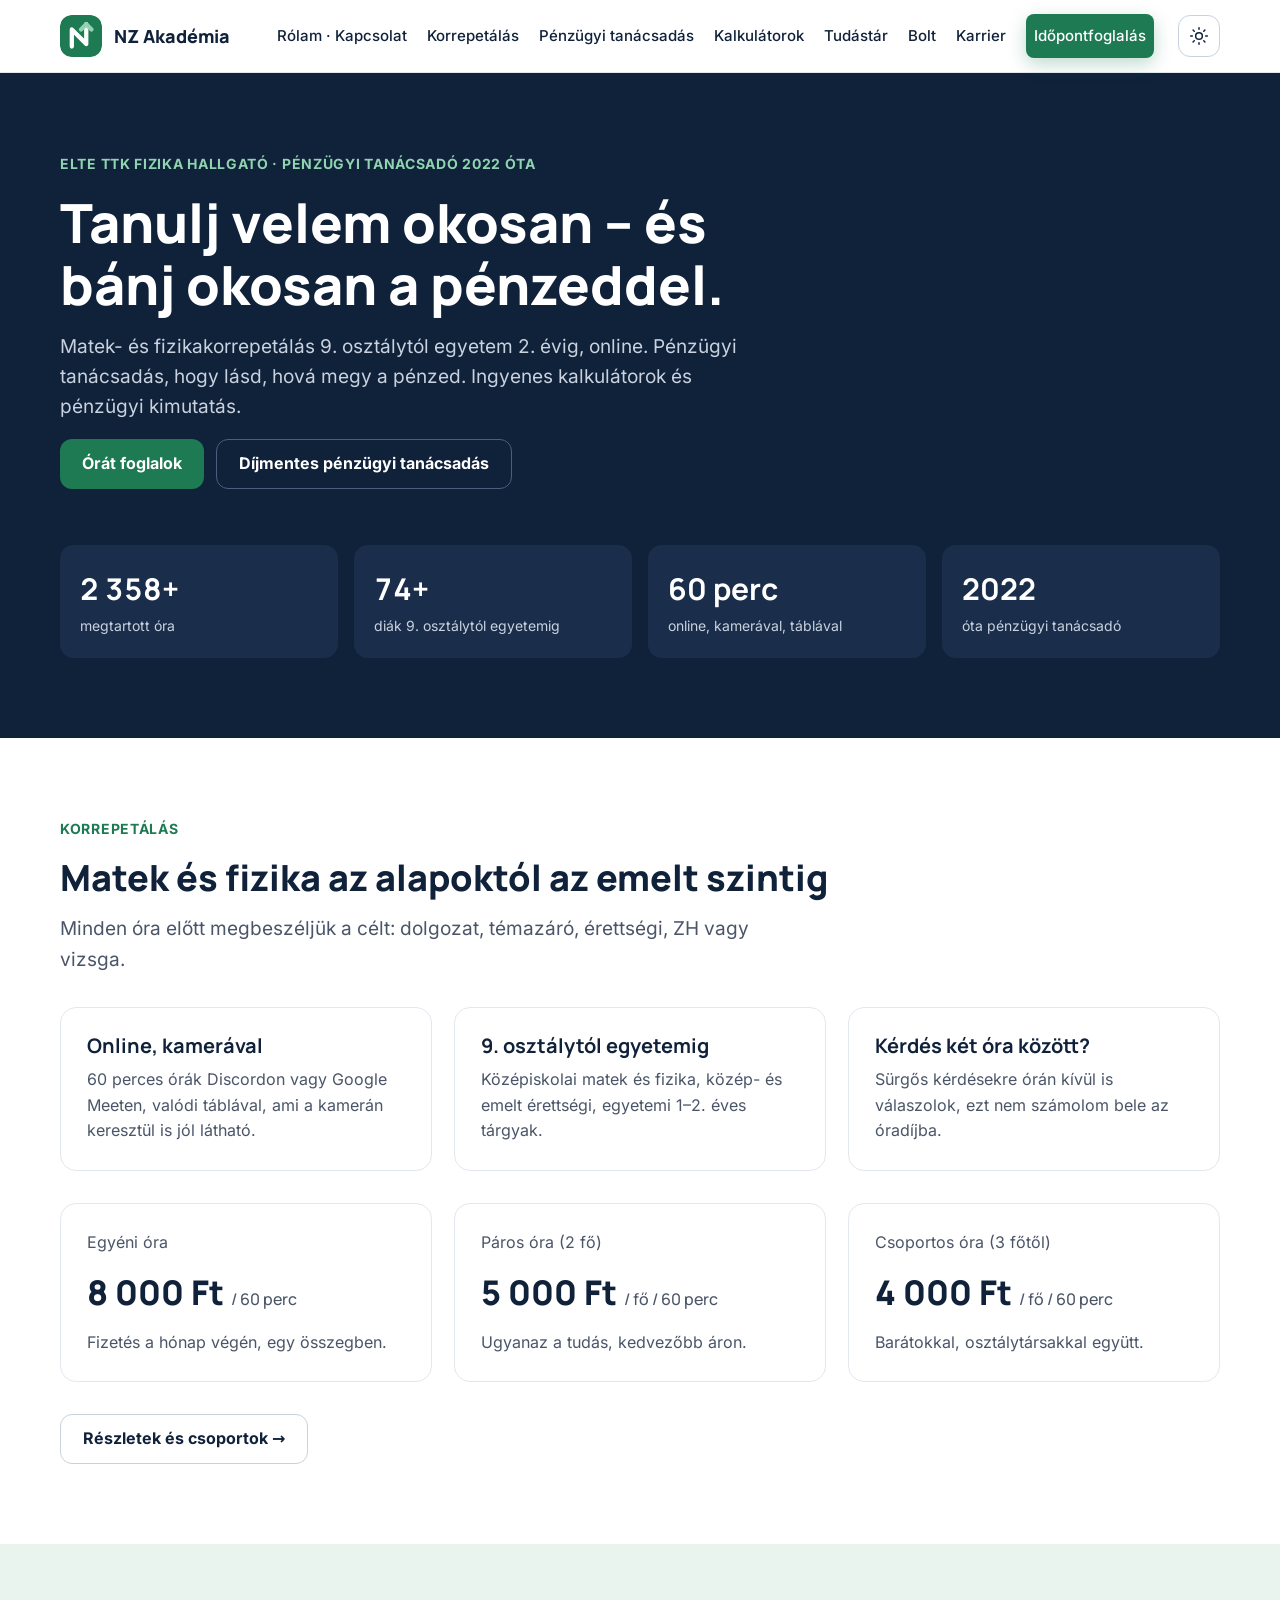
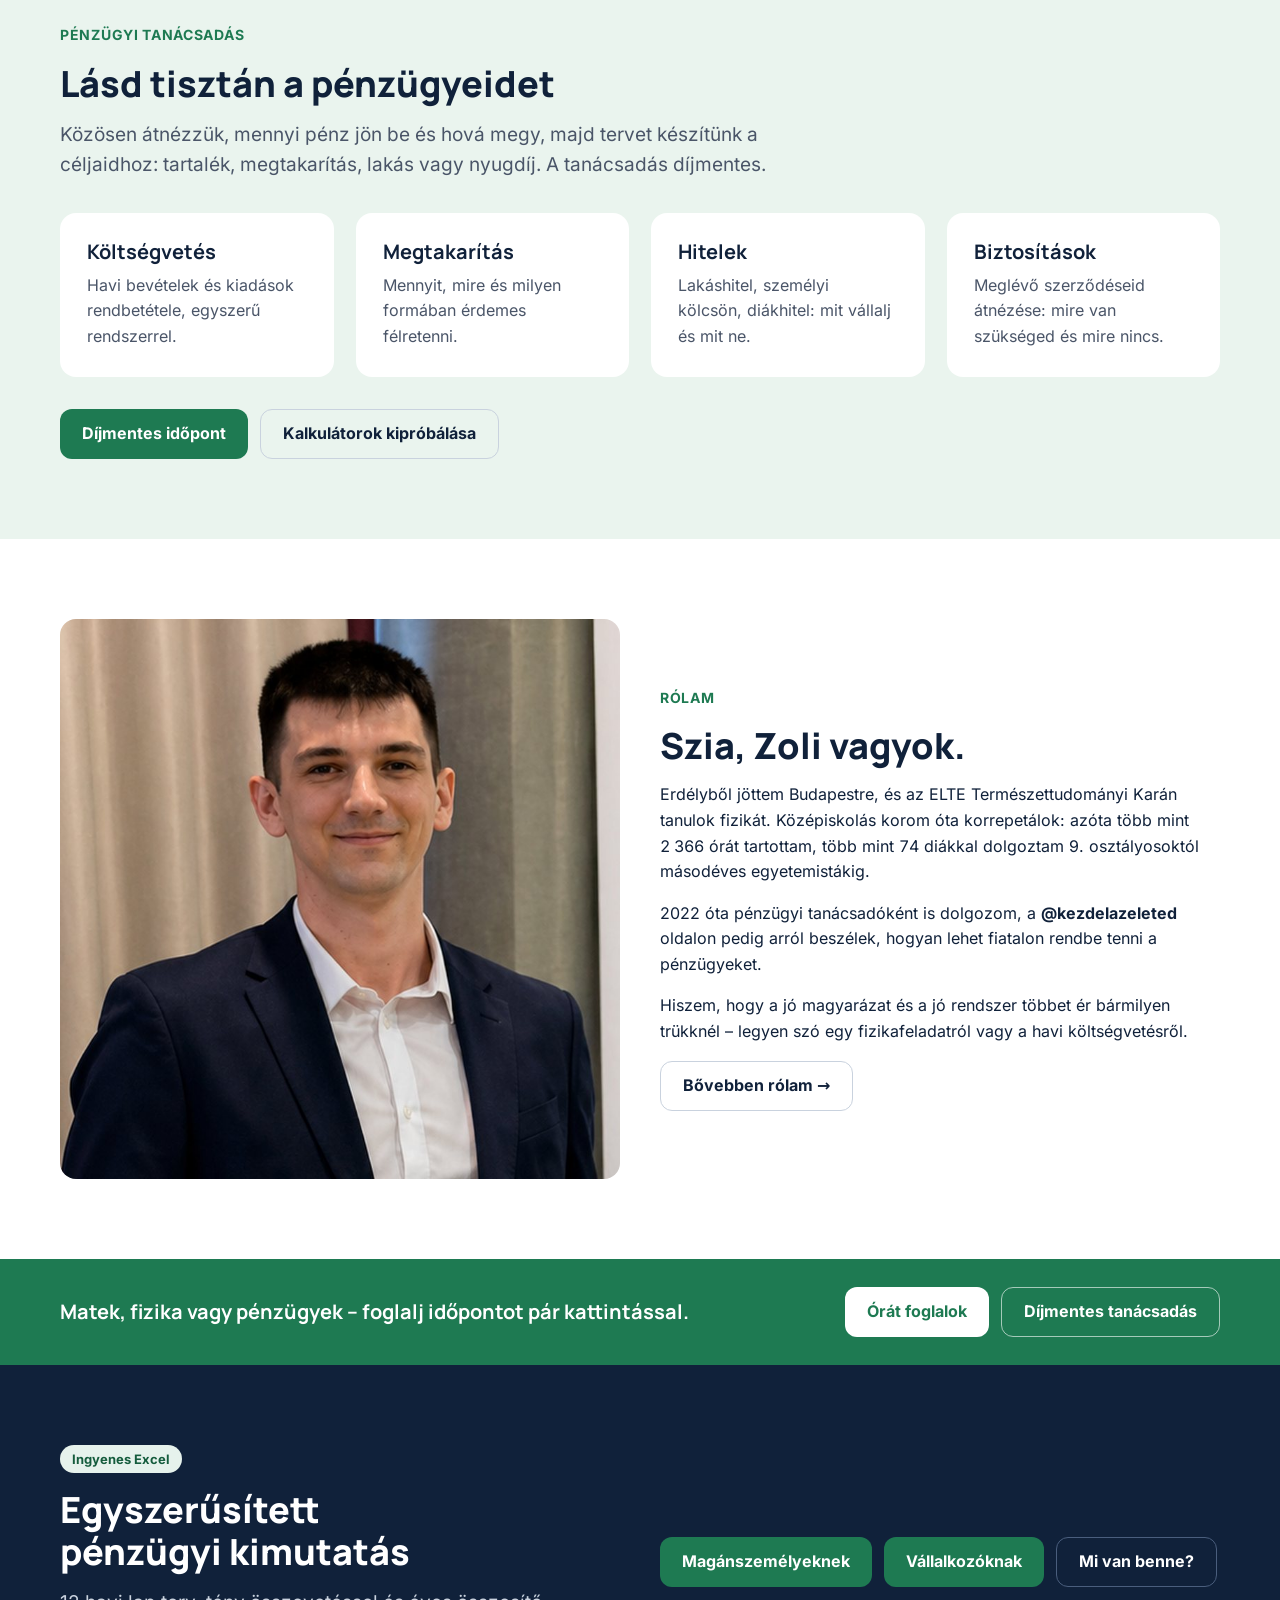
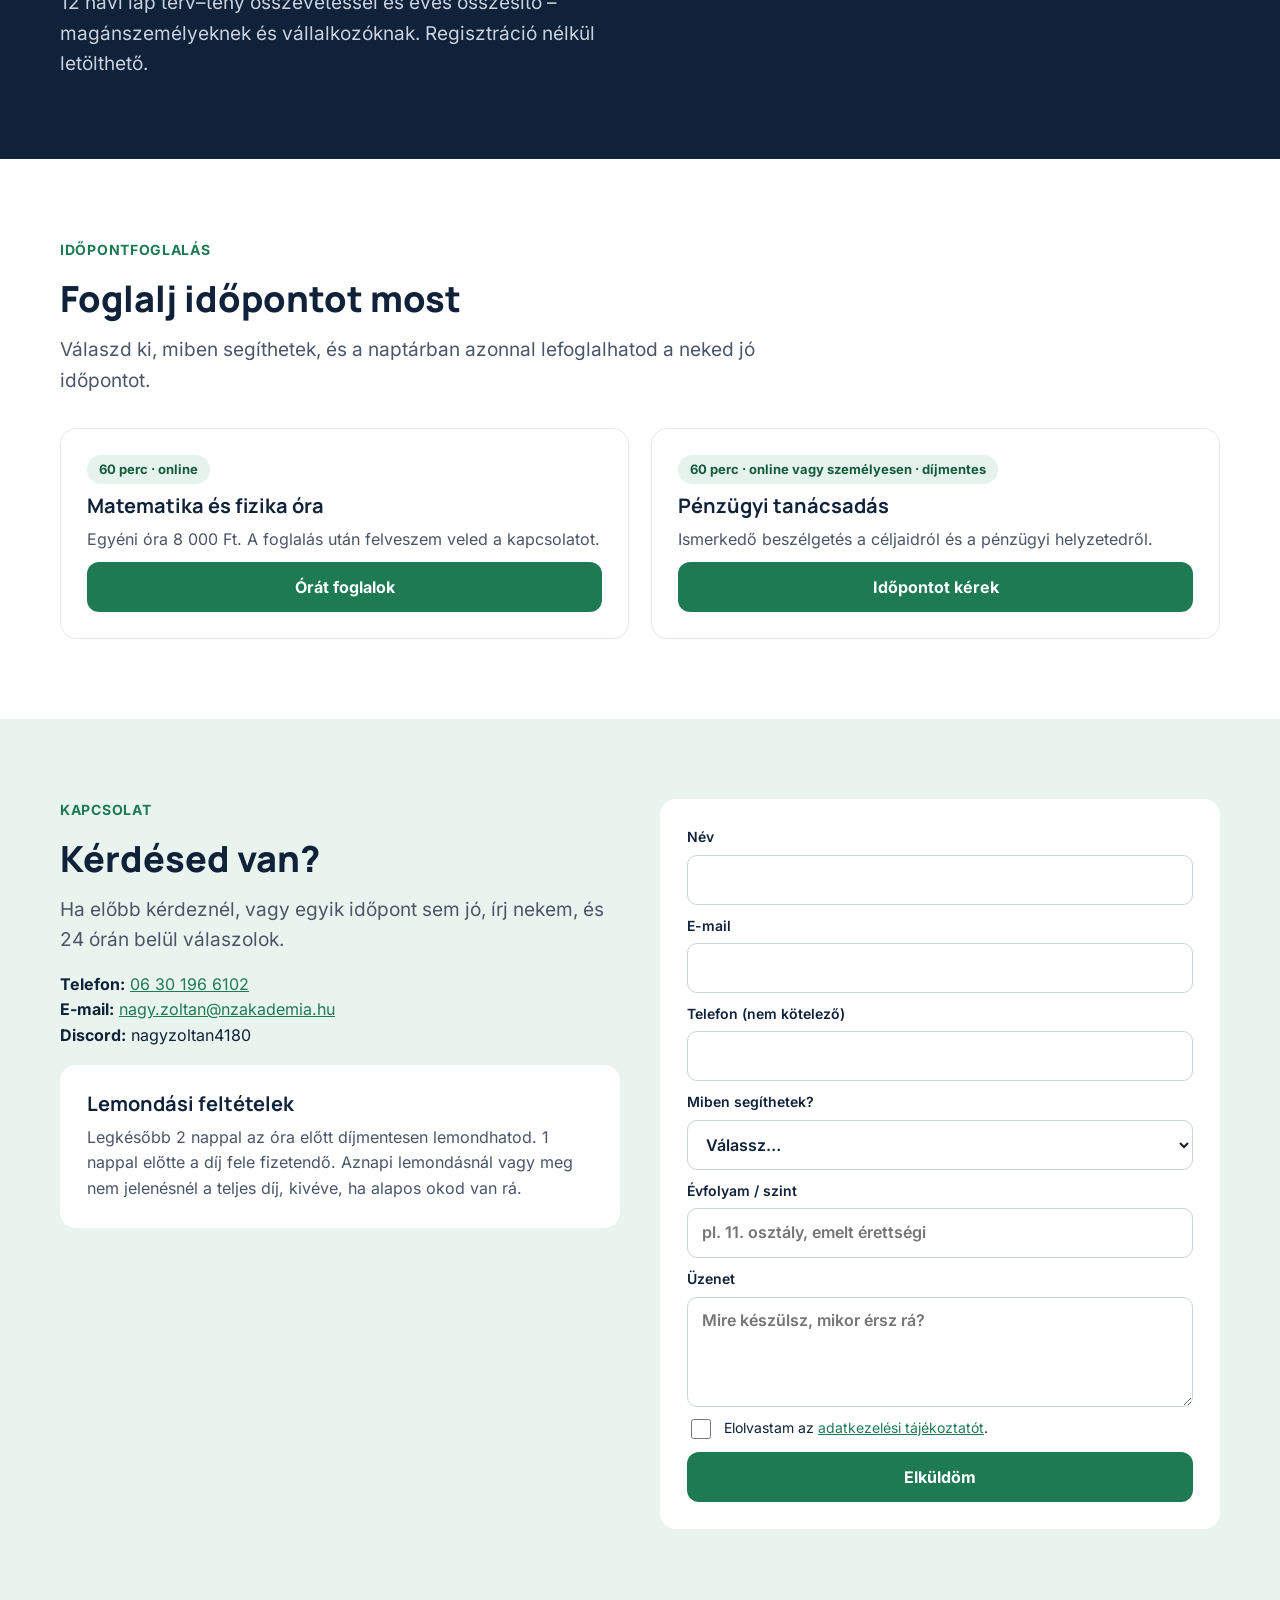
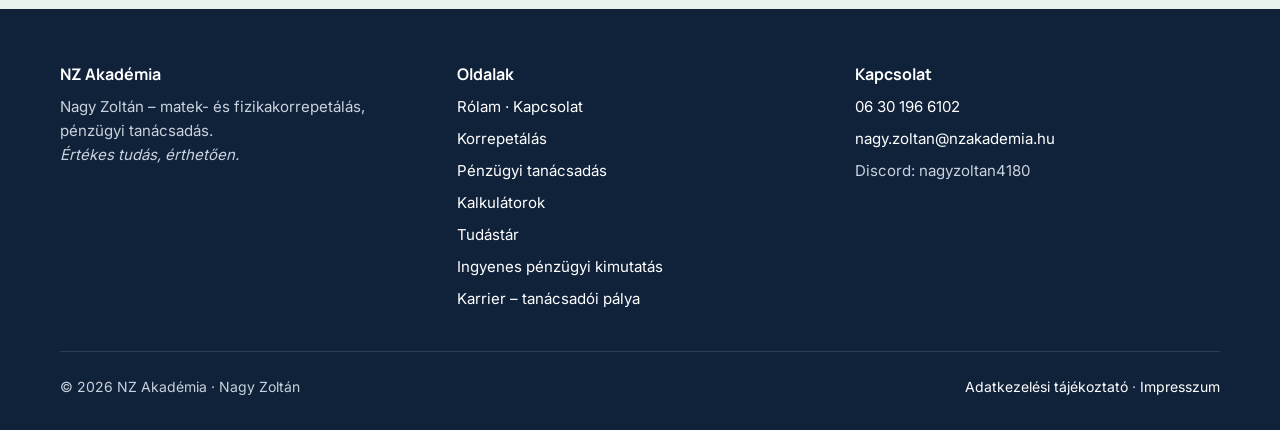
<file: index.html>
<!doctype html>
<html lang="hu">
<head>
  <meta charset="utf-8">
  <meta name="viewport" content="width=device-width, initial-scale=1">
  <title>NZ Akadémia – Korrepetálás és pénzügyi tanácsadás | Nagy Zoltán</title>
  <meta name="description" content="Online matek- és fizikakorrepetálás 9. osztálytól egyetemig, pénzügyi tanácsadás, ingyenes kalkulátorok és költségvetés-sablon.">
  <link rel="stylesheet" href="assets/style.css?v=2611261755">
  <script defer src="https://cloud.umami.is/script.js" data-website-id="2bbd9b21-e118-43c6-a43f-94f564ebd75c" data-domains="nzakademia.hu,www.nzakademia.hu,nagyzoltan25.github.io"></script>
  <link rel="icon" type="image/svg+xml" href="assets/logo-mark.svg">
<script>(function(){try{var t=localStorage.getItem("nz-theme");if(!t)t=matchMedia("(prefers-color-scheme: dark)").matches?"dark":"light";document.documentElement.setAttribute("data-theme",t)}catch(e){}})();</script>
</head>
<body>
<!-- ===== FEJLÉC (minden oldalon ugyanez; ha módosítod, mindegyikben írd át) ===== -->
<header class="site-header">
  <div class="wrap">
    <a class="logo" href="index.html"><img src="assets/logo-mark.svg" width="42" height="42" alt=""><span class="logo-text">NZ Akadémia<small>Nagy Zoltán · Értékes tudás, érthetően</small></span></a>
    <button class="theme-btn" type="button" aria-label="Nappali / éjszakai mód váltása" title="Nappali / éjszakai mód"><svg class="sun" viewBox="0 0 24 24"><circle cx="12" cy="12" r="4"/><path d="M12 2v2M12 20v2M4.9 4.9l1.4 1.4M17.7 17.7l1.4 1.4M2 12h2M20 12h2M4.9 19.1l1.4-1.4M17.7 6.3l1.4-1.4"/></svg><svg class="moon" viewBox="0 0 24 24"><path d="M20 14.5A8 8 0 0 1 9.5 4 8 8 0 1 0 20 14.5z"/></svg></button>
    <button class="menu-btn" aria-expanded="false" aria-controls="fomenu">Menü</button>
    <nav class="nav" id="fomenu" aria-label="Fő menü">
      <a href="rolam.html">Rólam · Kapcsolat</a>
      <a href="korrepetalas.html">Korrepetálás</a>
      <a href="tanacsadas.html">Pénzügyi tanácsadás</a>
      <a href="kalkulatorok.html">Kalkulátorok</a>
      <a href="tudastar.html">Tudástár</a>
      <a href="bolt.html">Bolt</a>
      <a href="karrier.html">Karrier</a>
      <a class="btn" href="index.html#foglalas">Időpontfoglalás</a>
    </nav>
  </div>
</header>

<main>

<section class="section dark">
  <div class="wrap stack">
    <span class="eyebrow">ELTE TTK fizika hallgató · pénzügyi tanácsadó 2022 óta</span>
    <h1>Tanulj velem okosan – és bánj okosan a pénzeddel.</h1>
    <p class="lead">Matek- és fizikakorrepetálás 9. osztálytól egyetem 2. évig, online. Pénzügyi tanácsadás, hogy lásd, hová megy a pénzed. Ingyenes kalkulátorok és pénzügyi kimutatás.</p>
    <div class="btn-row"><a class="btn" href="korrepetalas.html#foglalas">Órát foglalok</a><a class="btn ghost" href="tanacsadas.html#foglalas">Díjmentes pénzügyi tanácsadás</a></div>
    <div class="stats">
      <div class="stat"><strong><span data-stat="hours" data-count>2 366</span>+</strong><span>megtartott óra</span></div>
      <div class="stat"><strong><span data-stat="students" data-count>74</span>+</strong><span>diák 9. osztálytól egyetemig</span></div>
      <div class="stat"><strong data-nospin>60 perc</strong><span>online, kamerával, táblával</span></div>
      <div class="stat"><strong data-nospin>2022</strong><span>óta pénzügyi tanácsadó</span></div>
    </div>
  </div>
</section>

<section class="section">
  <div class="wrap stack-lg">
    <div class="stack"><span class="eyebrow">Korrepetálás</span><h2>Matek és fizika az alapoktól az emelt szintig</h2>
      <p class="lead">Minden óra előtt megbeszéljük a célt: dolgozat, témazáró, érettségi, ZH vagy vizsga.</p></div>
    <div class="grid">
      <div class="card"><h3>Online, kamerával</h3><p class="muted">60 perces órák Discordon vagy Google Meeten, valódi táblával, ami a kamerán keresztül is jól látható.</p></div>
      <div class="card"><h3>9. osztálytól egyetemig</h3><p class="muted">Középiskolai matek és fizika, közép- és emelt érettségi, egyetemi 1–2. éves tárgyak.</p></div>
      <div class="card"><h3>Kérdés két óra között?</h3><p class="muted">Sürgős kérdésekre órán kívül is válaszolok, ezt nem számolom bele az óradíjba.</p></div>
    </div>
    <div class="grid">
      <div class="card"><span class="muted">Egyéni óra</span><span class="price">8 000 Ft <small>/ 60 perc</small></span><p class="muted">Fizetés a hónap végén, egy összegben.</p></div>
      <div class="card"><span class="muted">Páros óra (2 fő)</span><span class="price">5 000 Ft <small>/ fő / 60 perc</small></span><p class="muted">Ugyanaz a tudás, kedvezőbb áron.</p></div>
      <div class="card"><span class="muted">Csoportos óra (3 főtől)</span><span class="price">4 000 Ft <small>/ fő / 60 perc</small></span><p class="muted">Barátokkal, osztálytársakkal együtt.</p></div>
    </div>
    <div><a class="btn ghost" href="korrepetalas.html">Részletek és csoportok →</a></div>
  </div>
</section>

<section class="section alt">
  <div class="wrap stack-lg">
    <div class="stack"><span class="eyebrow">Pénzügyi tanácsadás</span><h2>Lásd tisztán a pénzügyeidet</h2>
      <p class="lead">Közösen átnézzük, mennyi pénz jön be és hová megy, majd tervet készítünk a céljaidhoz: tartalék, megtakarítás, lakás vagy nyugdíj. A tanácsadás díjmentes.</p></div>
    <div class="grid">
      <div class="card"><h3>Költségvetés</h3><p class="muted">Havi bevételek és kiadások rendbetétele, egyszerű rendszerrel.</p></div>
      <div class="card"><h3>Megtakarítás</h3><p class="muted">Mennyit, mire és milyen formában érdemes félretenni.</p></div>
      <div class="card"><h3>Hitelek</h3><p class="muted">Lakáshitel, személyi kölcsön, diákhitel: mit vállalj és mit ne.</p></div>
      <div class="card"><h3>Biztosítások</h3><p class="muted">Meglévő szerződéseid átnézése: mire van szükséged és mire nincs.</p></div>
    </div>
    <div class="btn-row"><a class="btn" href="tanacsadas.html#foglalas">Díjmentes időpont</a><a class="btn ghost" href="kalkulatorok.html">Kalkulátorok kipróbálása</a></div>
    <!-- KÖZVETÍTŐI TÁJÉKOZTATÓ: ha pénzügyi termék közvetítéséhez kapcsolódik a tevékenység, a jogszabály szerinti kötelező adatokat ide kell tenni (könyvelővel/jogásszal egyeztetve). -->
  </div>
</section>

<section class="section">
  <div class="wrap grid-2">
    <img src="assets/zoli-portre.jpg" width="800" height="800" alt="Nagy Zoltán" style="border-radius:16px;width:100%;height:auto;object-fit:cover" loading="lazy">
    <div class="stack">
      <span class="eyebrow">Rólam</span>
      <h2>Szia, Zoli vagyok.</h2>
      <p>Erdélyből jöttem Budapestre, és az ELTE Természettudományi Karán tanulok fizikát. Középiskolás korom óta korrepetálok: azóta több mint <span data-stat="hours">2 366</span> órát tartottam, több mint <span data-stat="students">74</span> diákkal dolgoztam 9. osztályosoktól másodéves egyetemistákig.</p>
      <p>2022 óta pénzügyi tanácsadóként is dolgozom, a <strong>@kezdelazeleted</strong> oldalon pedig arról beszélek, hogyan lehet fiatalon rendbe tenni a pénzügyeket.</p>
      <p>Hiszem, hogy a jó magyarázat és a jó rendszer többet ér bármilyen trükknél – legyen szó egy fizikafeladatról vagy a havi költségvetésről.</p>
      <div><a class="btn ghost" href="rolam.html">Bővebben rólam →</a></div>
    </div>
  </div>
</section>


<section class="cta-strip"><div class="wrap cta-in"><p>Matek, fizika vagy pénzügyek – foglalj időpontot pár kattintással.</p><div class="btn-row"><a class="btn" href="korrepetalas.html#foglalas" data-umami-event="index-cta-korrep">Órát foglalok</a><a class="btn ghost" href="tanacsadas.html#foglalas" data-umami-event="index-cta-tanacsadas">Díjmentes tanácsadás</a></div></div></section>
<!-- VISSZAJELZÉSEK: ha lesznek valódi, engedélyezett vélemények, ide tedd be őket (kártyákba). -->

<section class="section dark">
  <div class="wrap grid-2">
    <div class="stack"><span class="chip">Ingyenes Excel</span><h2>Egyszerűsített pénzügyi kimutatás</h2>
      <p class="lead">12 havi lap terv–tény összevetéssel és éves összesítő – magánszemélyeknek és vállalkozóknak. Regisztráció nélkül letölthető.</p></div>
    <div class="btn-row"><a class="btn" href="letoltes/Egyszer%C5%B1s%C3%ADtett%20p%C3%A9nz%C3%BCgyi%20kimutat%C3%A1s.xlsx" download>Magánszemélyeknek</a><a class="btn" href="letoltes/Egyszer%C5%B1s%C3%ADtett%20p%C3%A9nz%C3%BCgyi%20kimutat%C3%A1s%20%E2%80%93%20v%C3%A1llalkoz%C3%B3knak.xlsx" download>Vállalkozóknak</a><a class="btn ghost" href="ingyenes.html">Mi van benne?</a></div>
  </div>
</section>

<section class="section" id="foglalas">
  <div class="wrap stack-lg">
    <div class="stack"><span class="eyebrow">Időpontfoglalás</span><h2>Foglalj időpontot most</h2>
      <p class="lead">Válaszd ki, miben segíthetek, és a naptárban azonnal lefoglalhatod a neked jó időpontot.</p></div>
    <div class="grid">
      <div class="card"><span class="chip">60 perc · online</span><h3>Matematika és fizika óra</h3><p class="muted">Egyéni óra 8 000 Ft. A foglalás után felveszem veled a kapcsolatot.</p><a class="btn" href="korrepetalas.html#foglalas">Órát foglalok</a></div>
      <div class="card"><span class="chip">60 perc · online vagy személyesen · díjmentes</span><h3>Pénzügyi tanácsadás</h3><p class="muted">Ismerkedő beszélgetés a céljaidról és a pénzügyi helyzetedről.</p><a class="btn" href="tanacsadas.html#foglalas">Időpontot kérek</a></div>
    </div>
  </div>
</section>
<section class="section alt" id="kapcsolat">
  <div class="wrap grid-2" style="align-items:start">
    <div class="stack">
      <span class="eyebrow">Kapcsolat</span>
      <h2>Kérdésed van?</h2>
      <p class="lead">Ha előbb kérdeznél, vagy egyik időpont sem jó, írj nekem, és 24 órán belül válaszolok.</p>
      <p><strong>Telefon:</strong> <a href="tel:+36301966102">06 30 196 6102</a><br>
         <strong>E-mail:</strong> <a href="mailto:nagy.zoltan@nzakademia.hu">nagy.zoltan@nzakademia.hu</a><br>
         <strong>Discord:</strong> nagyzoltan4180</p>
      <div class="card">
        <h3>Lemondási feltételek</h3>
        <p class="muted">Legkésőbb 2 nappal az óra előtt díjmentesen lemondhatod. 1 nappal előtte a díj fele fizetendő. Aznapi lemondásnál vagy meg nem jelenésnél a teljes díj, kivéve, ha alapos okod van rá.</p>
      </div>
          </div>
    <form class="card" data-mailto="Üzenet a weboldalról">
      <label>Név<input name="Név" required autocomplete="name"></label>
      <label>E-mail<input name="E-mail" type="email" required autocomplete="email"></label>
      <label>Telefon (nem kötelező)<input name="Telefon" type="tel" autocomplete="tel"></label>
      <label>Miben segíthetek?
        <select name="Téma" required>
          <option value="">Válassz…</option>
          <option>Matek korrepetálás</option><option>Fizika korrepetálás</option>
          <option>Csoportos felkészítő</option><option>Pénzügyi tanácsadás</option><option>Egyéb</option>
        </select></label>
      <label>Évfolyam / szint<input name="Évfolyam" placeholder="pl. 11. osztály, emelt érettségi"></label>
      <label>Üzenet<textarea name="Üzenet" placeholder="Mire készülsz, mikor érsz rá?"></textarea></label>
      <label class="check"><input type="checkbox" name="Adatkezelés elfogadva" required><span>Elolvastam az <a href="adatkezeles.html">adatkezelési tájékoztatót</a>.</span></label>
      <button class="btn" type="submit">Elküldöm</button>
      <p class="notice small form-ok" hidden>Megnyílt az e-mail-programod a kitöltött üzenettel – nyomj rá a Küldésre.</p>
    </form>
  </div>
</section>

</main>

<!-- ===== LÁBLÉC ===== -->
<footer class="site-footer">
  <div class="wrap">
    <div class="footer-grid">
      <div><h3>NZ Akadémia</h3><p>Nagy Zoltán – matek- és fizikakorrepetálás, pénzügyi tanácsadás.<br><em>Értékes tudás, érthetően.</em></p></div>
      <div><h3>Oldalak</h3><ul>
        <li><a href="rolam.html">Rólam · Kapcsolat</a></li>
        <li><a href="korrepetalas.html">Korrepetálás</a></li>
        <li><a href="tanacsadas.html">Pénzügyi tanácsadás</a></li>
        <li><a href="kalkulatorok.html">Kalkulátorok</a></li>
        <li><a href="tudastar.html">Tudástár</a></li>
        <li><a href="ingyenes.html">Ingyenes pénzügyi kimutatás</a></li>
        <li><a href="karrier.html">Karrier – tanácsadói pálya</a></li>
      </ul></div>
      <div><h3>Kapcsolat</h3><ul>
        <li><a href="tel:+36301966102">06 30 196 6102</a></li>
        <li><a href="mailto:nagy.zoltan@nzakademia.hu">nagy.zoltan@nzakademia.hu</a></li>
        <li>Discord: nagyzoltan4180</li>
      </ul></div>
    </div>
    <div class="footer-bottom">
      <span>© <span data-year>2026</span> NZ Akadémia · Nagy Zoltán</span>
      <span><a href="adatkezeles.html">Adatkezelési tájékoztató</a> · <a href="impresszum.html">Impresszum</a></span>
    </div>
  </div>
</footer>
<script src="assets/main.js?v=2611261755"></script>
</body>
</html>
</file>
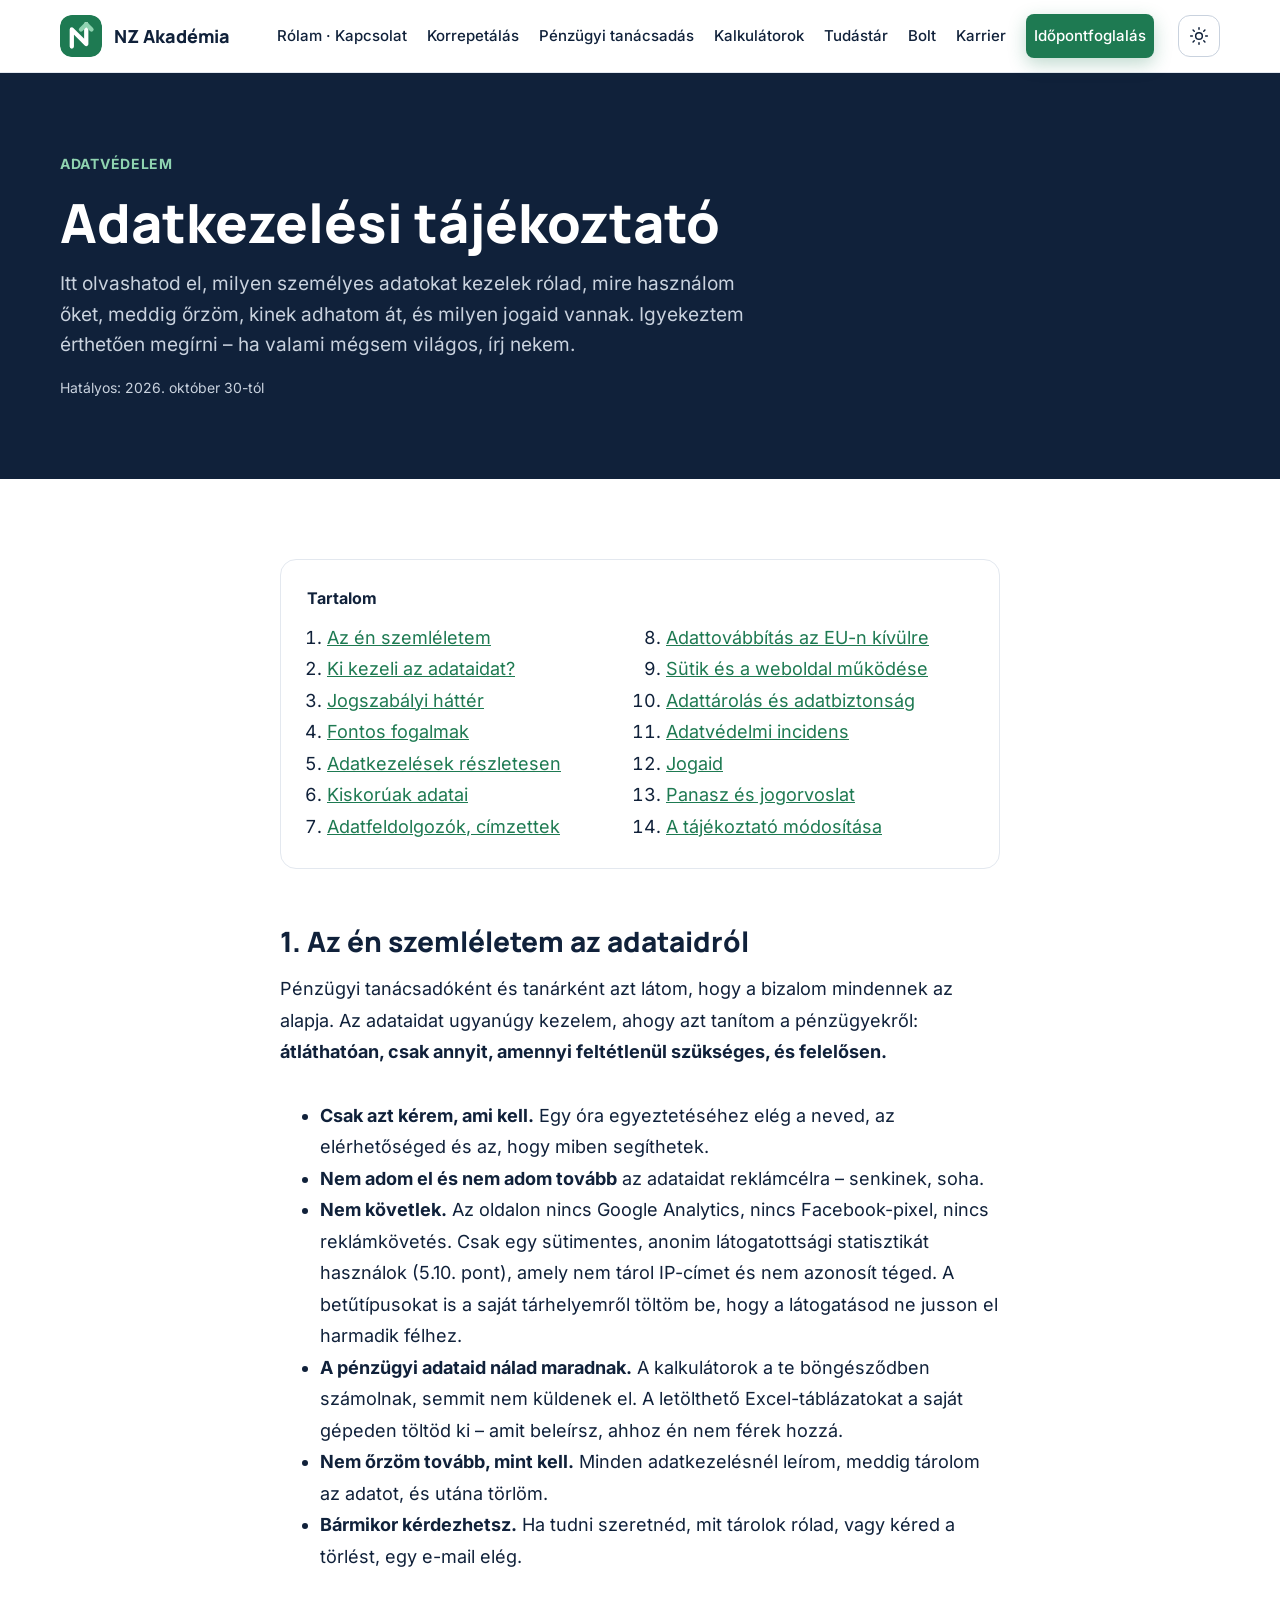
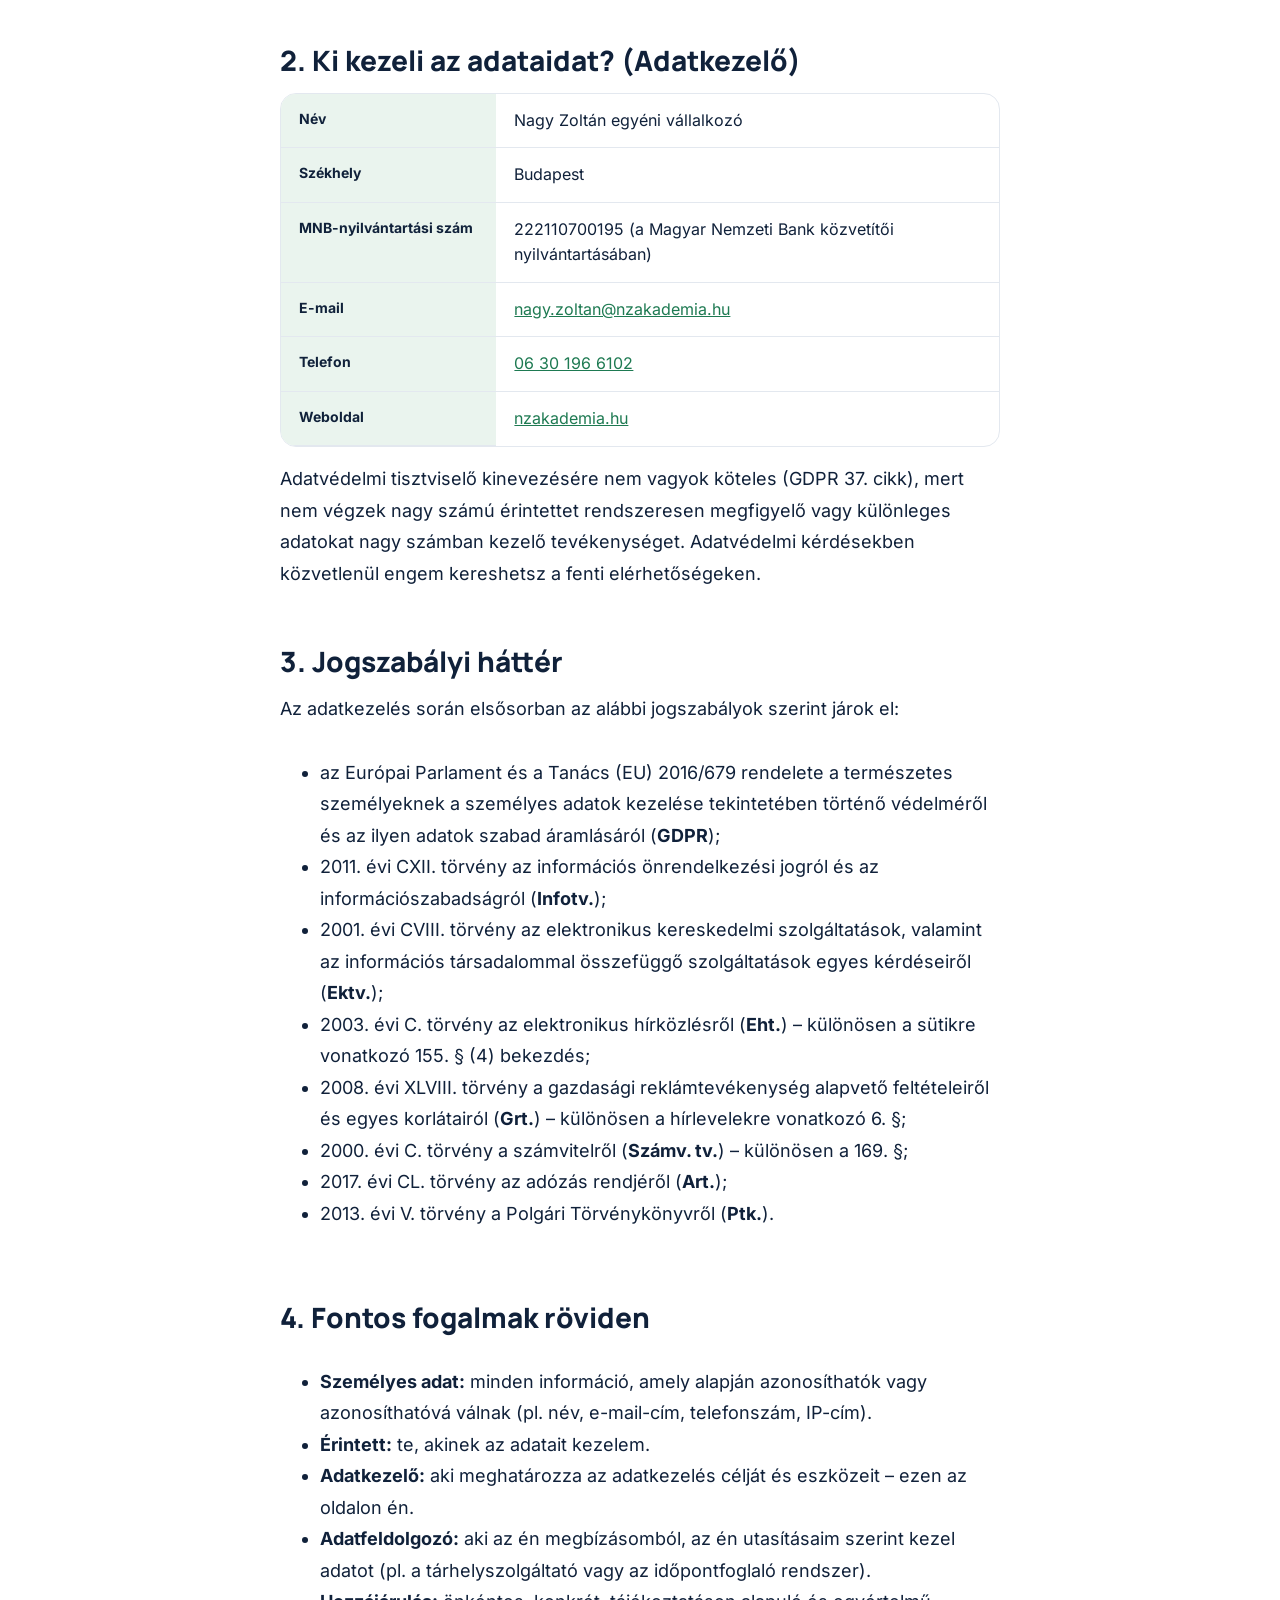
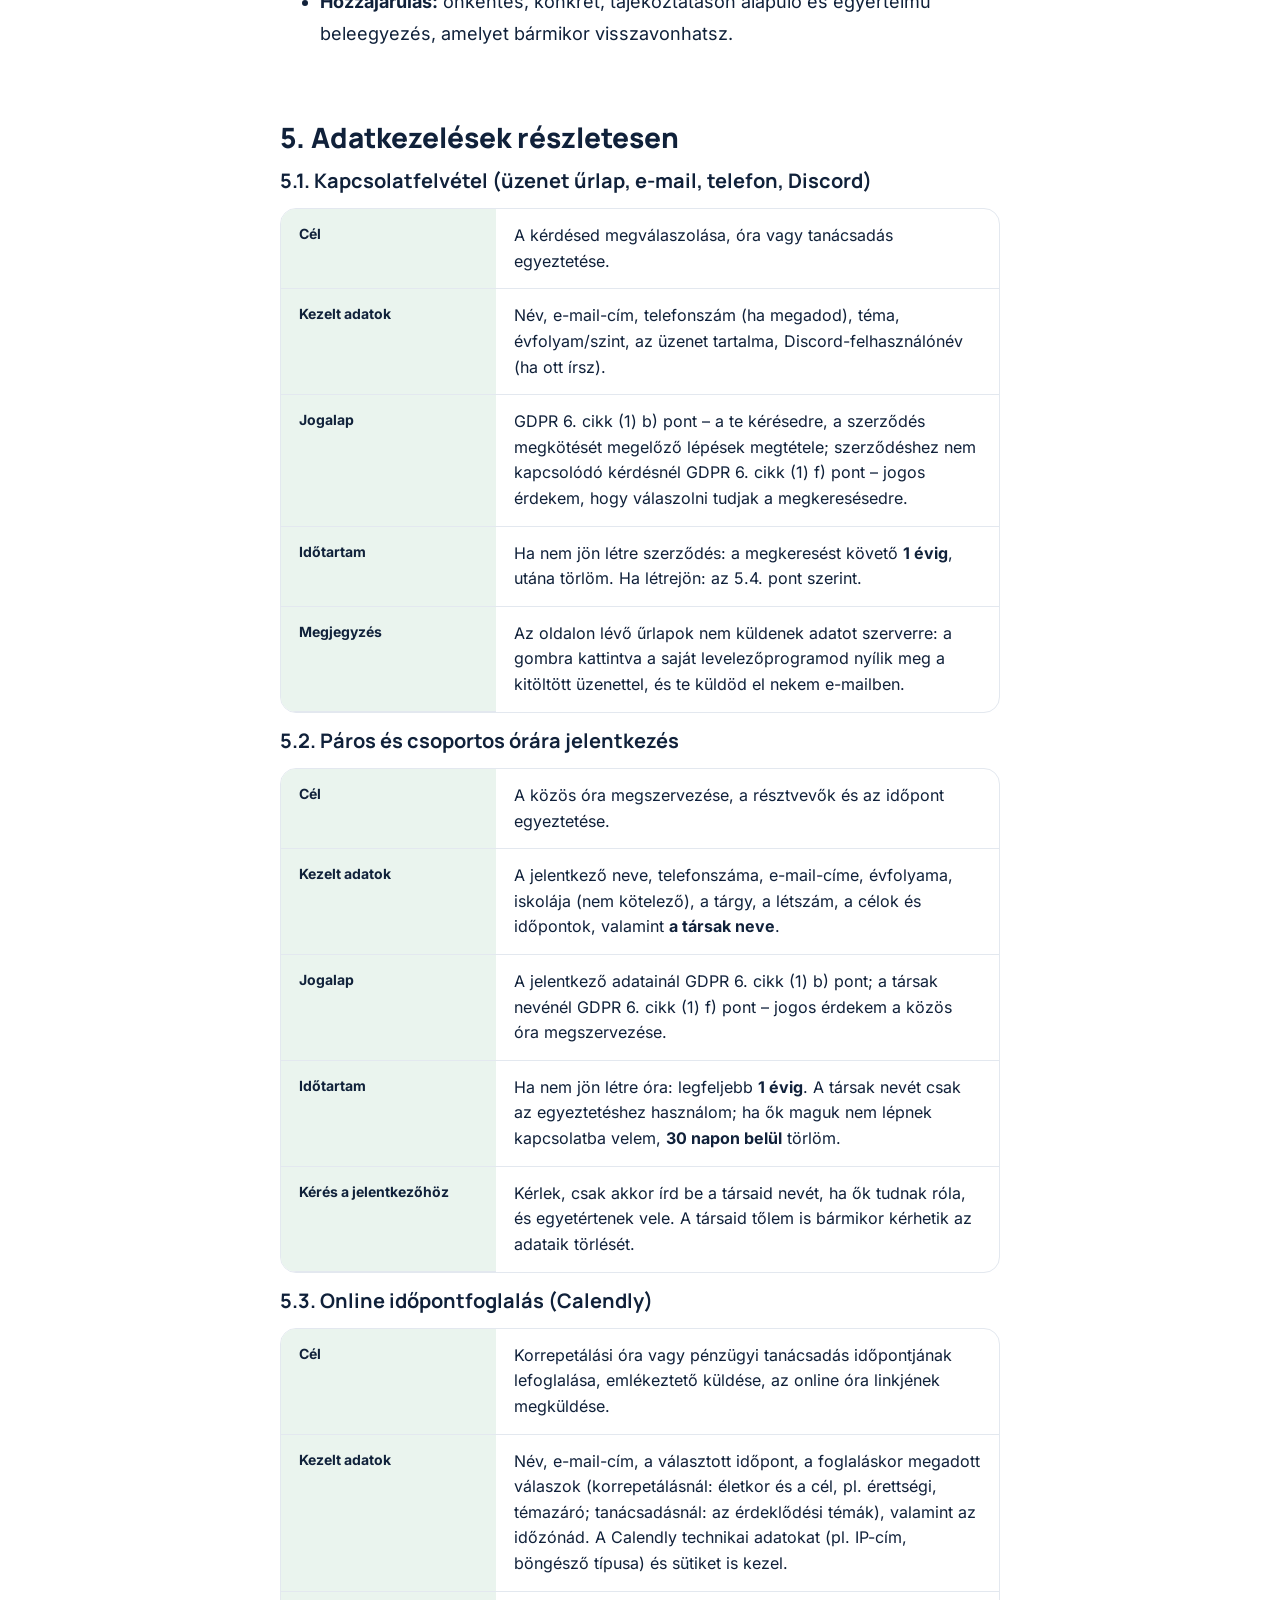
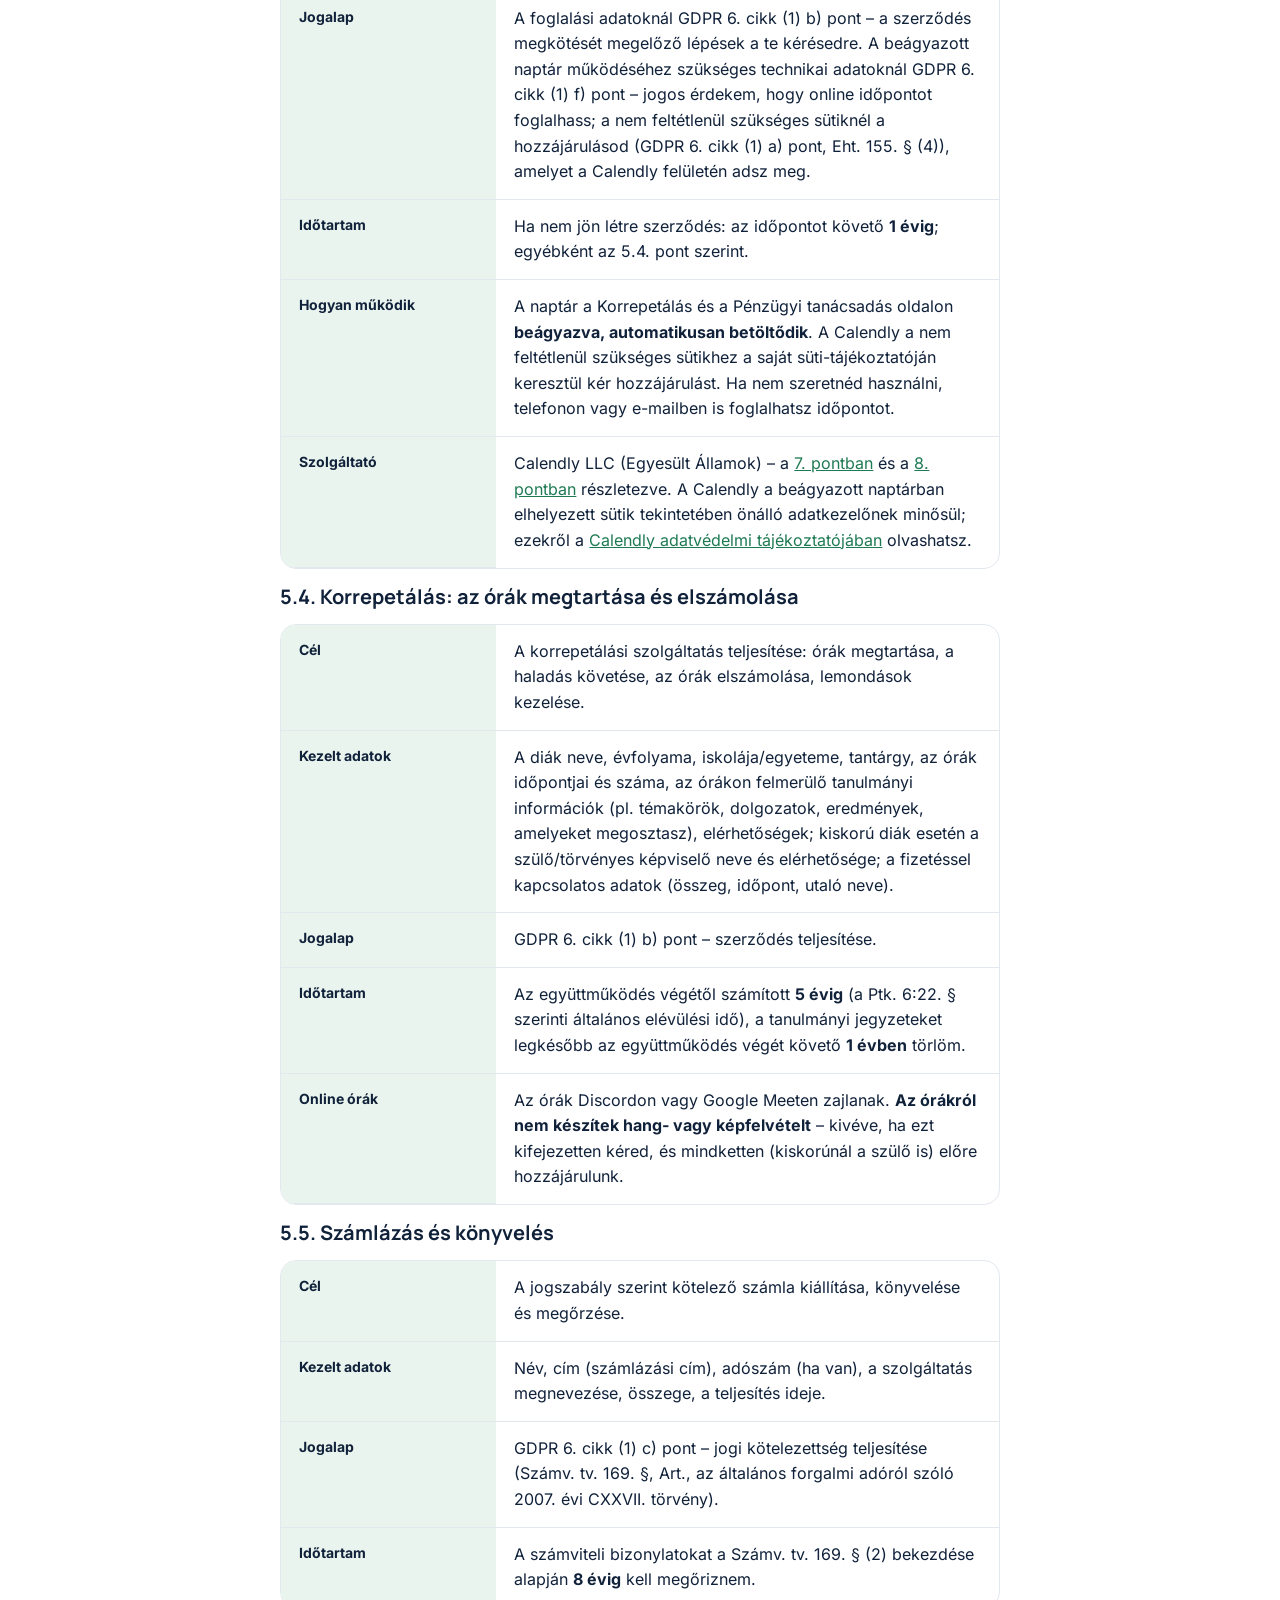
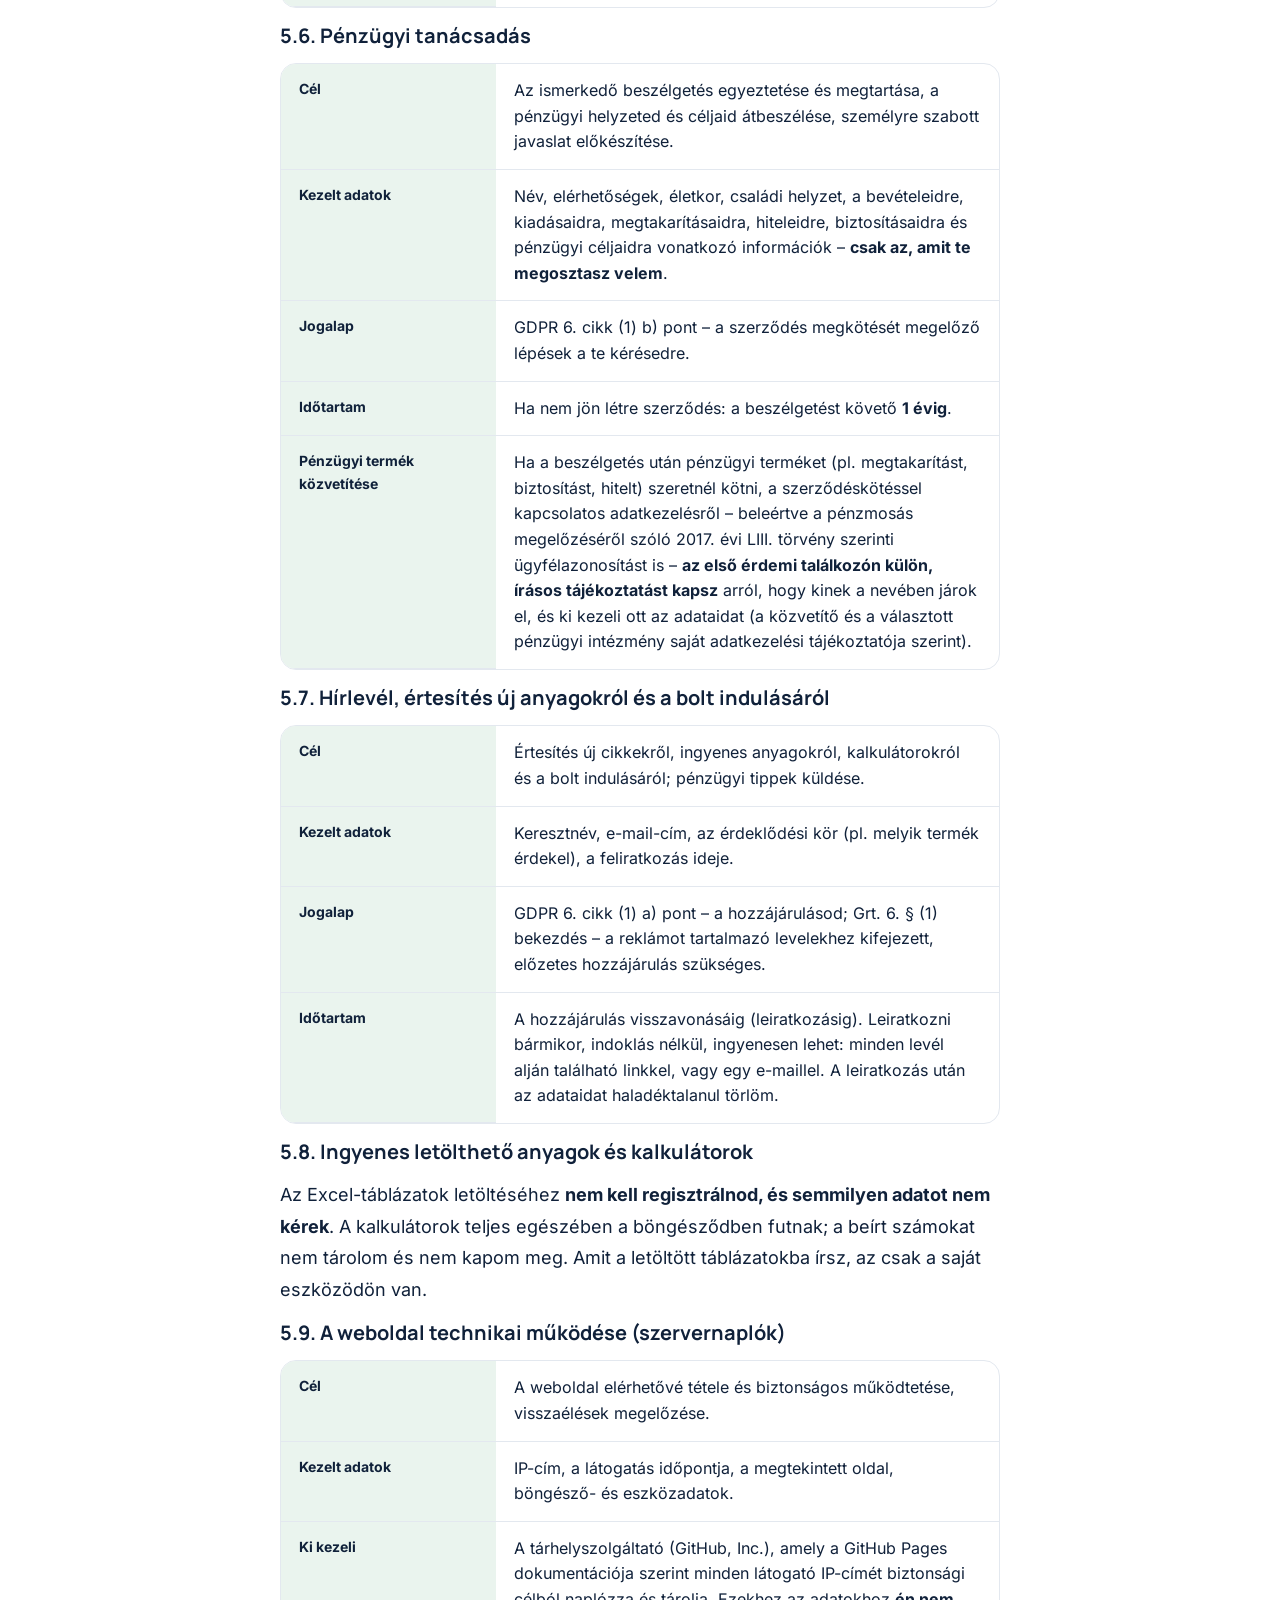
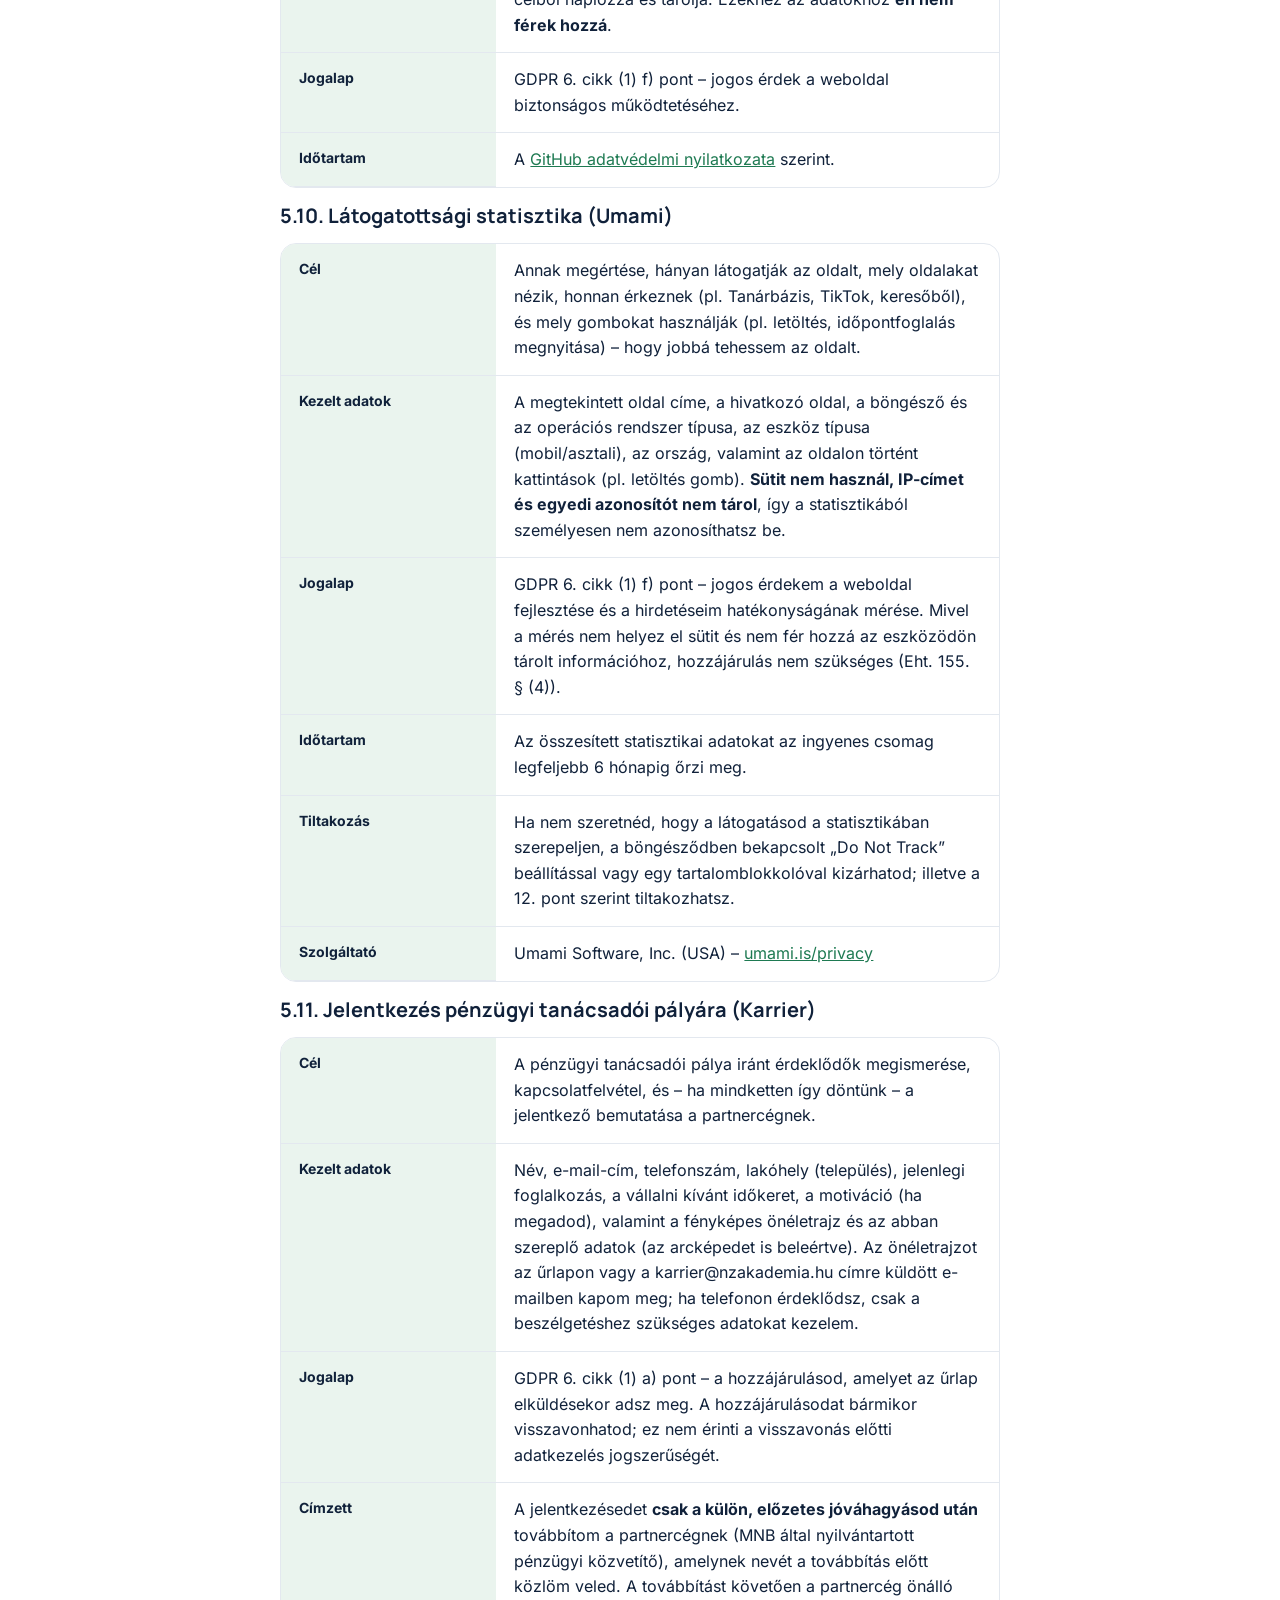
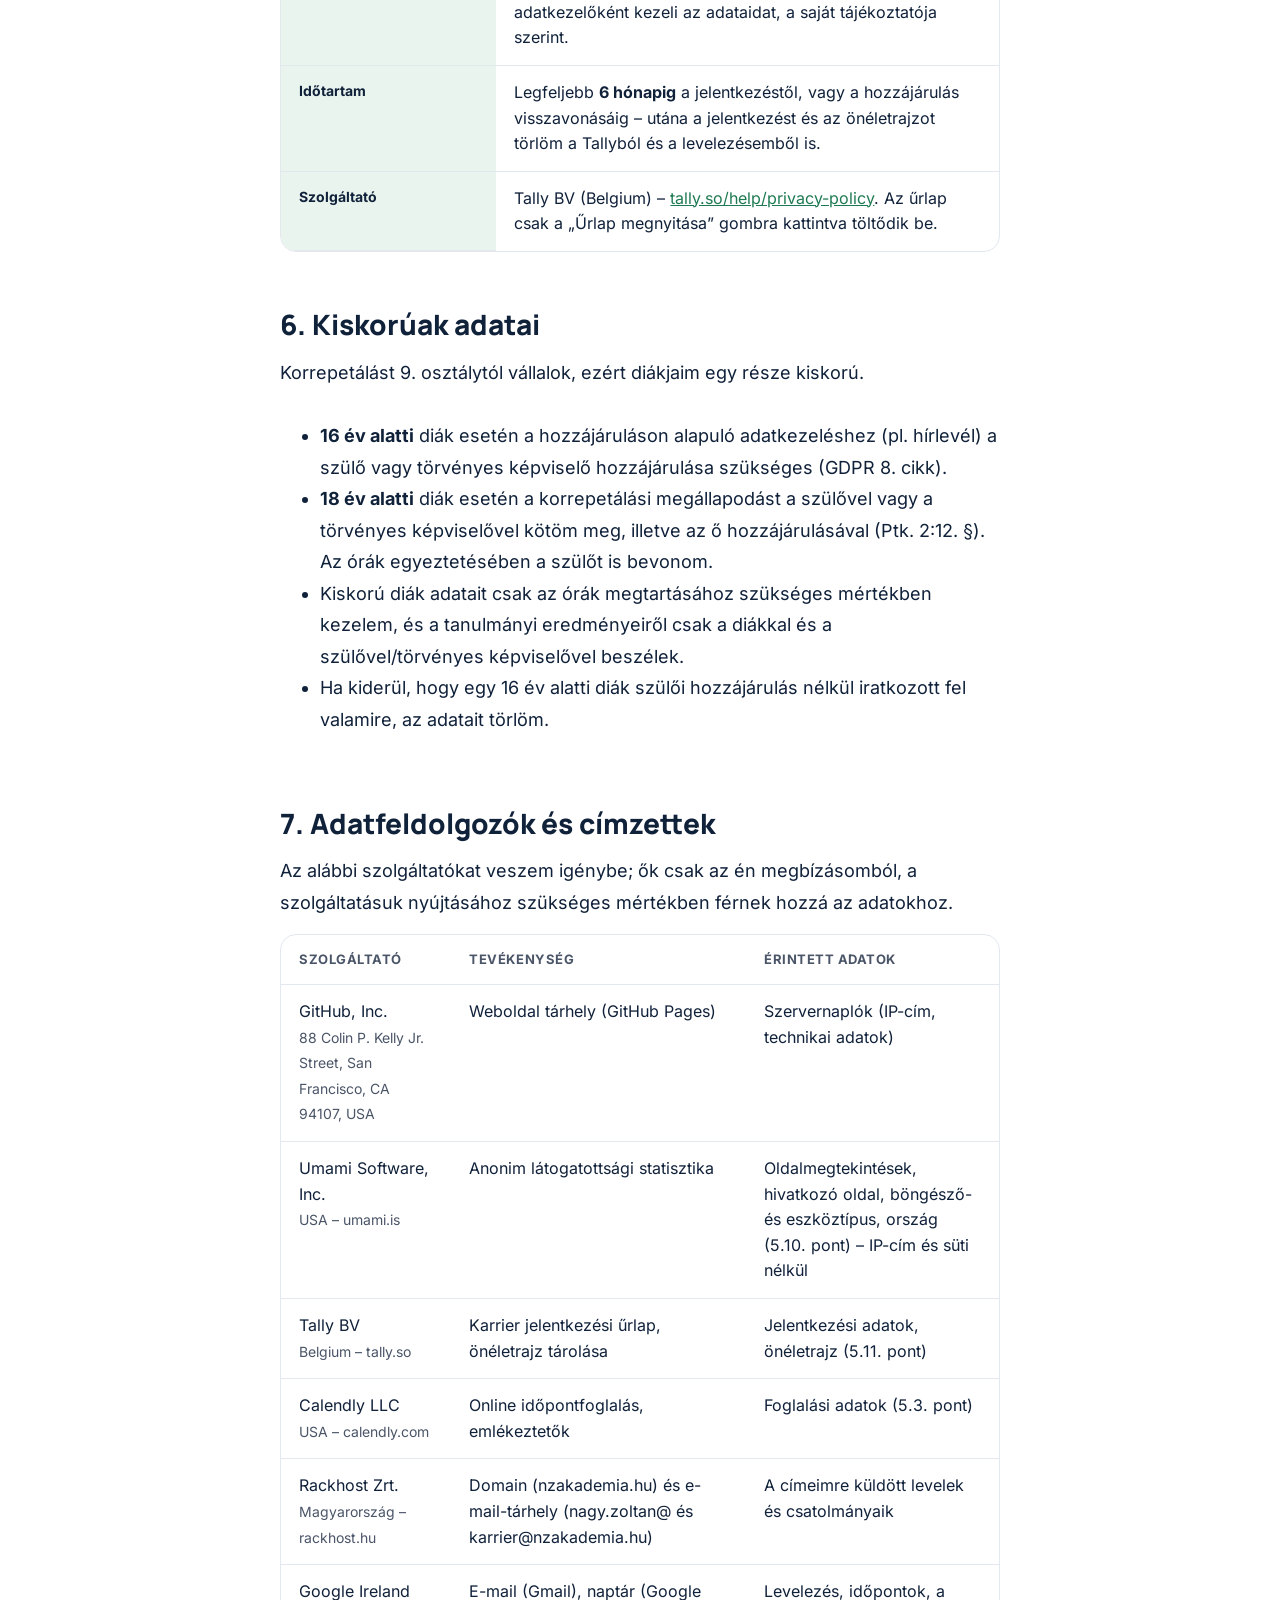
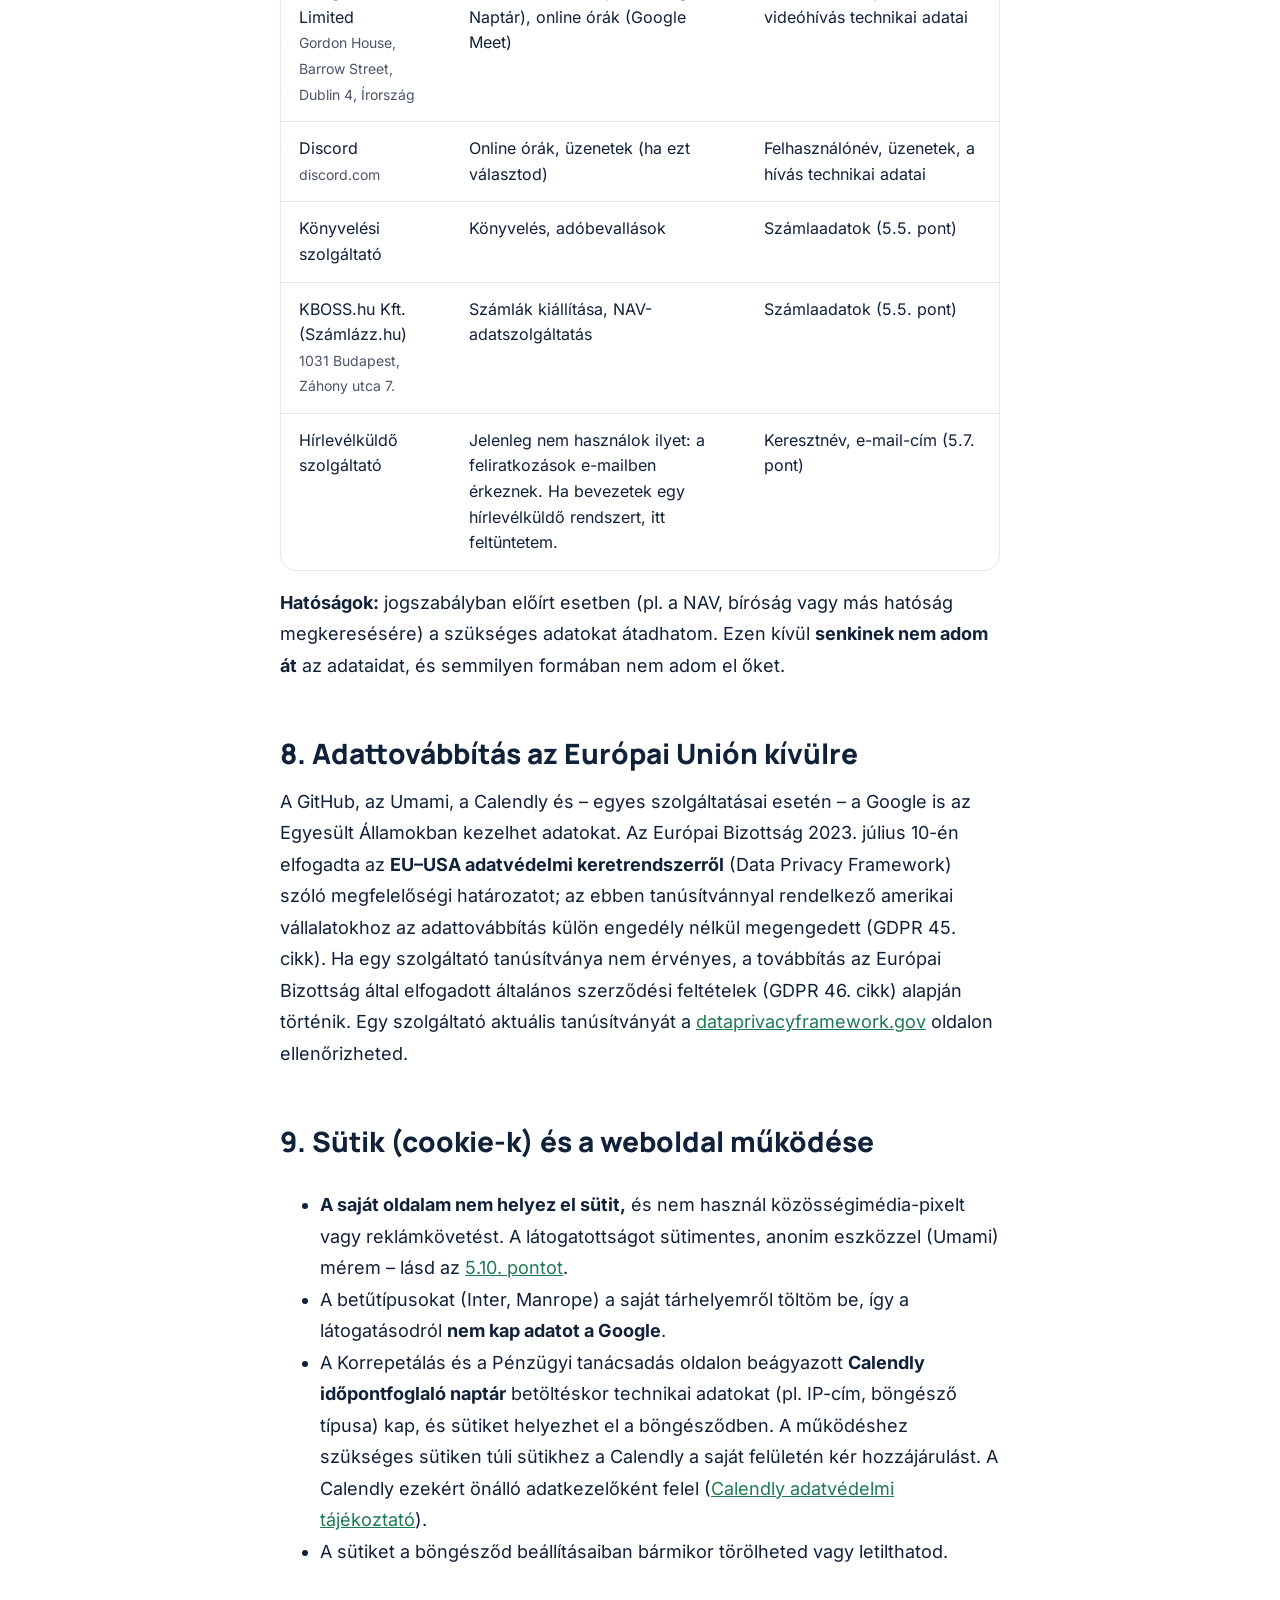
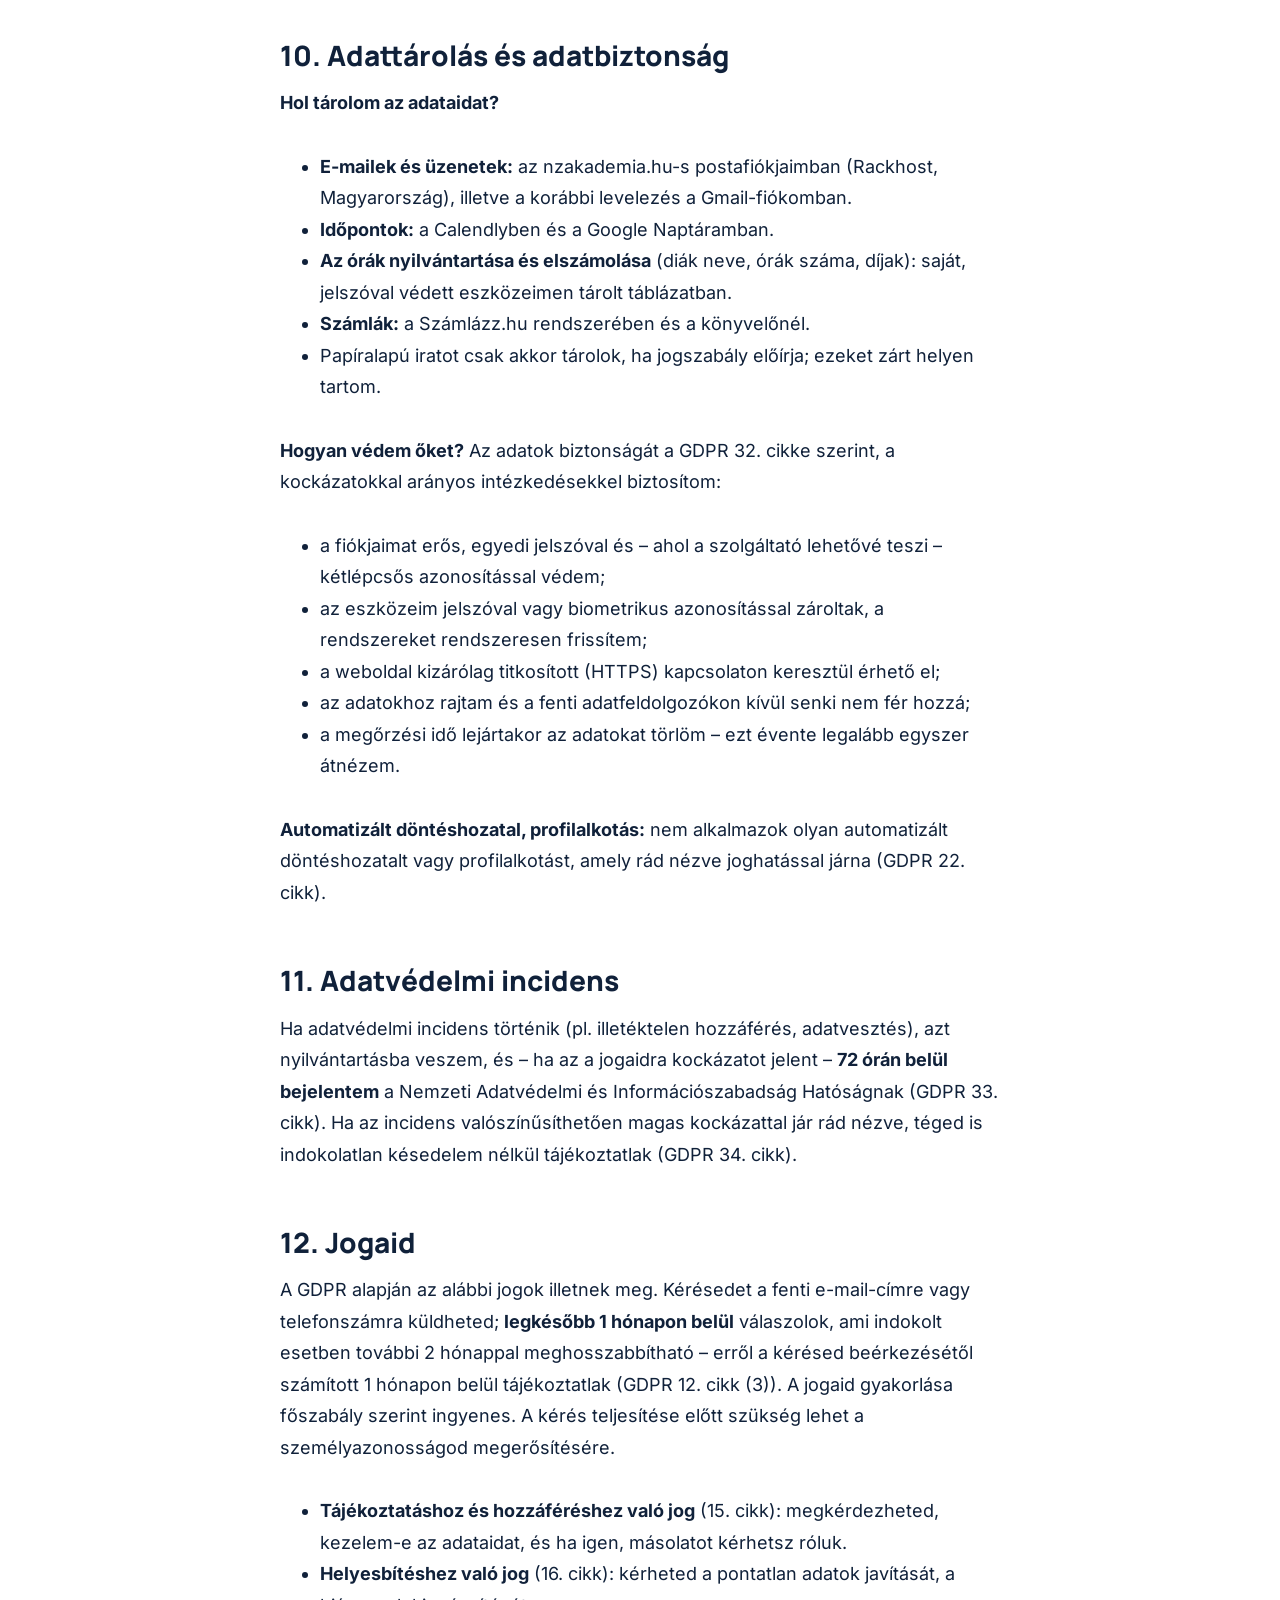
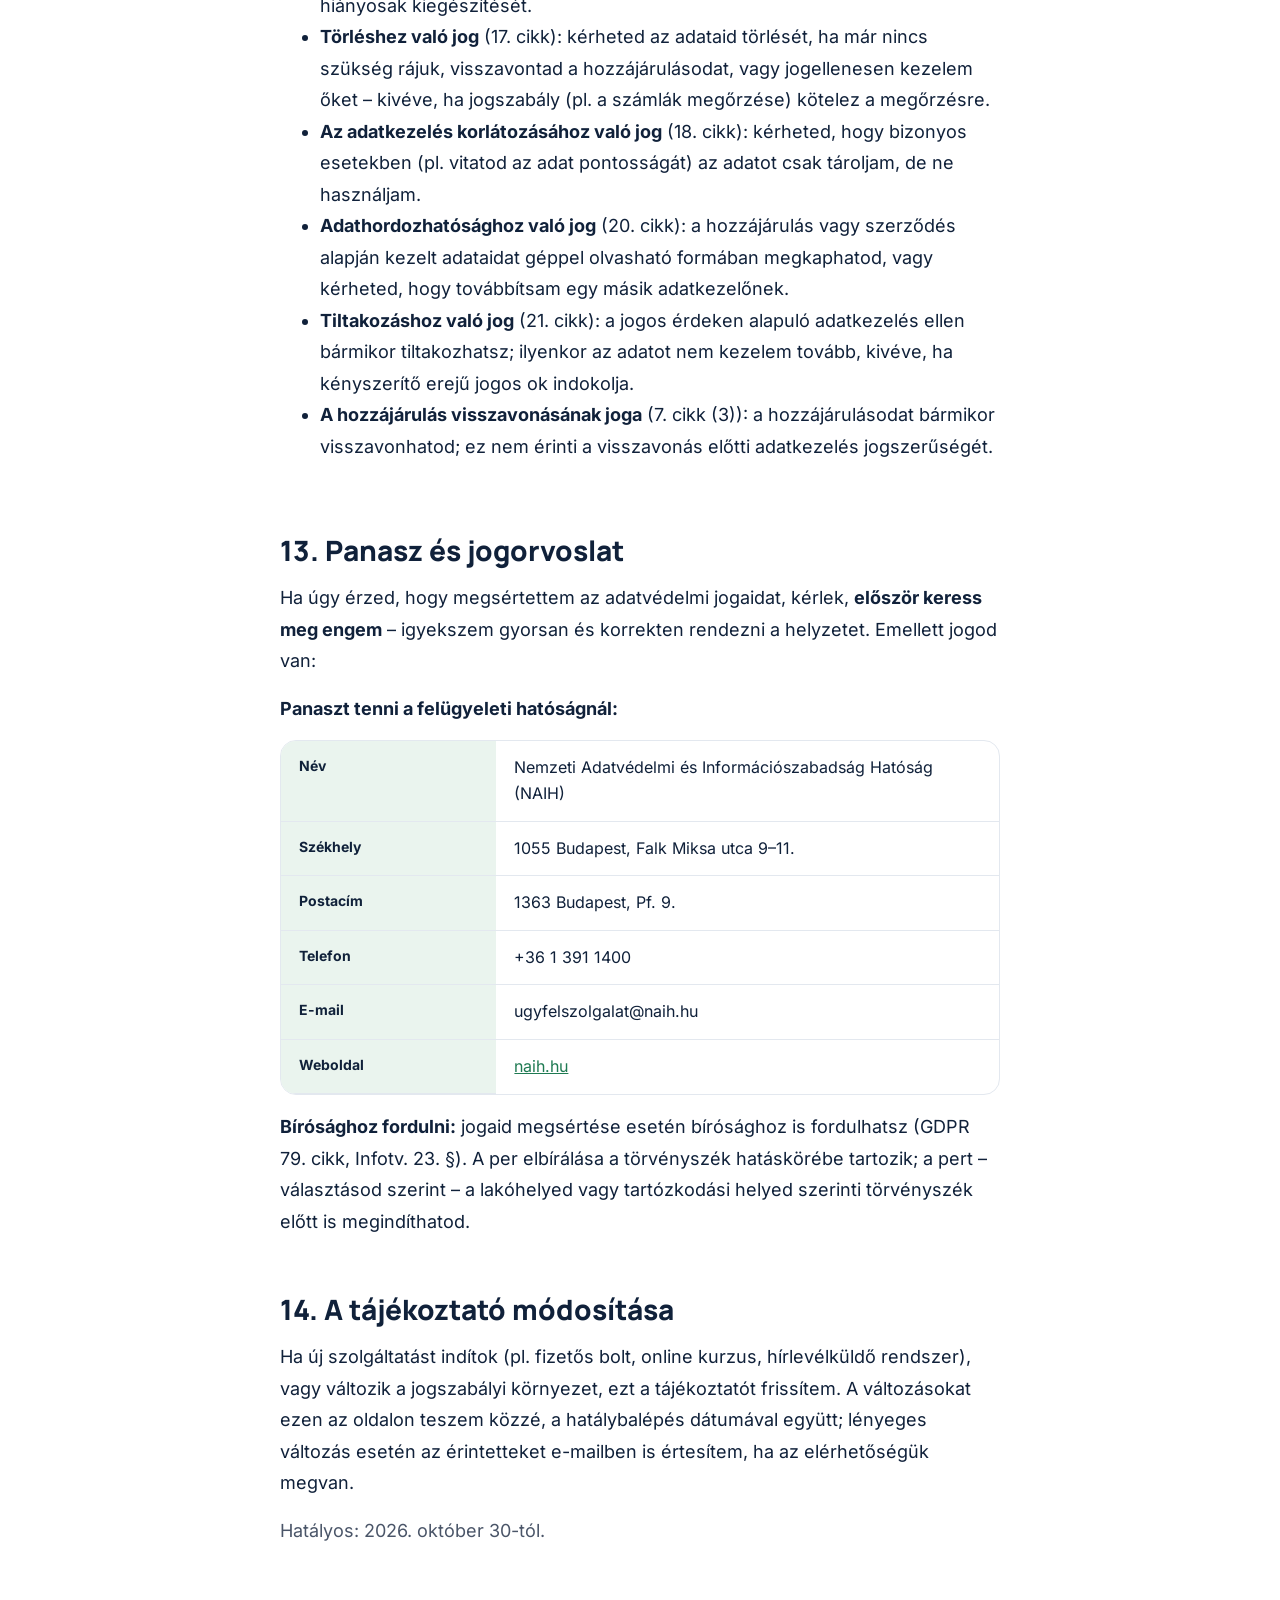
<file: adatkezeles.html>
<!doctype html>
<html lang="hu">
<head>
  <meta charset="utf-8">
  <meta name="viewport" content="width=device-width, initial-scale=1">
  <title>Adatkezelési tájékoztató | NZ Akadémia</title>
  <meta name="description" content="Adatkezelési tájékoztató: milyen adatokat kezelek, milyen célból, meddig, és milyen jogaid vannak.">
  <link rel="stylesheet" href="assets/style.css?v=2611261755">
  <script defer src="https://cloud.umami.is/script.js" data-website-id="2bbd9b21-e118-43c6-a43f-94f564ebd75c" data-domains="nzakademia.hu,www.nzakademia.hu,nagyzoltan25.github.io"></script>
  <link rel="icon" type="image/svg+xml" href="assets/logo-mark.svg">
<script>(function(){try{var t=localStorage.getItem("nz-theme");if(!t)t=matchMedia("(prefers-color-scheme: dark)").matches?"dark":"light";document.documentElement.setAttribute("data-theme",t)}catch(e){}})();</script>
</head>
<body>
<!-- ===== FEJLÉC (minden oldalon ugyanez; ha módosítod, mindegyikben írd át) ===== -->
<header class="site-header">
  <div class="wrap">
    <a class="logo" href="index.html"><img src="assets/logo-mark.svg" width="42" height="42" alt=""><span class="logo-text">NZ Akadémia<small>Nagy Zoltán · Értékes tudás, érthetően</small></span></a>
    <button class="theme-btn" type="button" aria-label="Nappali / éjszakai mód váltása" title="Nappali / éjszakai mód"><svg class="sun" viewBox="0 0 24 24"><circle cx="12" cy="12" r="4"/><path d="M12 2v2M12 20v2M4.9 4.9l1.4 1.4M17.7 17.7l1.4 1.4M2 12h2M20 12h2M4.9 19.1l1.4-1.4M17.7 6.3l1.4-1.4"/></svg><svg class="moon" viewBox="0 0 24 24"><path d="M20 14.5A8 8 0 0 1 9.5 4 8 8 0 1 0 20 14.5z"/></svg></button>
    <button class="menu-btn" aria-expanded="false" aria-controls="fomenu">Menü</button>
    <nav class="nav" id="fomenu" aria-label="Fő menü">
      <a href="rolam.html">Rólam · Kapcsolat</a>
      <a href="korrepetalas.html">Korrepetálás</a>
      <a href="tanacsadas.html">Pénzügyi tanácsadás</a>
      <a href="kalkulatorok.html">Kalkulátorok</a>
      <a href="tudastar.html">Tudástár</a>
      <a href="bolt.html">Bolt</a>
      <a href="karrier.html">Karrier</a>
      <a class="btn" href="index.html#foglalas">Időpontfoglalás</a>
    </nav>
  </div>
</header>

<main>

<section class="section dark">
  <div class="wrap stack">
    <span class="eyebrow">Adatvédelem</span>
    <h1>Adatkezelési tájékoztató</h1>
    <p class="lead">Itt olvashatod el, milyen személyes adatokat kezelek rólad, mire használom őket, meddig őrzöm, kinek adhatom át, és milyen jogaid vannak. Igyekeztem érthetően megírni – ha valami mégsem világos, írj nekem.</p>
    <p class="small">Hatályos: 2026. október 30-tól</p>
  </div>
</section>

<section class="section">
  <div class="wrap article stack">

    <nav class="card" aria-label="Tartalom">
      <strong>Tartalom</strong>
      <ol style="margin:0;padding-left:20px;columns:2;column-gap:32px">
        <li><a href="#szemlelet">Az én szemléletem</a></li>
        <li><a href="#adatkezelo">Ki kezeli az adataidat?</a></li>
        <li><a href="#jogszabalyok">Jogszabályi háttér</a></li>
        <li><a href="#fogalmak">Fontos fogalmak</a></li>
        <li><a href="#celok">Adatkezelések részletesen</a></li>
        <li><a href="#kiskoruak">Kiskorúak adatai</a></li>
        <li><a href="#feldolgozok">Adatfeldolgozók, címzettek</a></li>
        <li><a href="#tovabbitas">Adattovábbítás az EU-n kívülre</a></li>
        <li><a href="#sutik">Sütik és a weboldal működése</a></li>
        <li><a href="#tarolas">Adattárolás és adatbiztonság</a></li>
        <li><a href="#incidens">Adatvédelmi incidens</a></li>
        <li><a href="#jogok">Jogaid</a></li>
        <li><a href="#jogorvoslat">Panasz és jogorvoslat</a></li>
        <li><a href="#modositas">A tájékoztató módosítása</a></li>
      </ol>
    </nav>

    <h2 id="szemlelet">1. Az én szemléletem az adataidról</h2>
    <p>Pénzügyi tanácsadóként és tanárként azt látom, hogy a bizalom mindennek az alapja. Az adataidat ugyanúgy kezelem, ahogy azt tanítom a pénzügyekről: <strong>átláthatóan, csak annyit, amennyi feltétlenül szükséges, és felelősen.</strong></p>
    <ul>
      <li><strong>Csak azt kérem, ami kell.</strong> Egy óra egyeztetéséhez elég a neved, az elérhetőséged és az, hogy miben segíthetek.</li>
      <li><strong>Nem adom el és nem adom tovább</strong> az adataidat reklámcélra – senkinek, soha.</li>
      <li><strong>Nem követlek.</strong> Az oldalon nincs Google Analytics, nincs Facebook-pixel, nincs reklámkövetés. Csak egy sütimentes, anonim látogatottsági statisztikát használok (5.10. pont), amely nem tárol IP-címet és nem azonosít téged. A betűtípusokat is a saját tárhelyemről töltöm be, hogy a látogatásod ne jusson el harmadik félhez.</li>
      <li><strong>A pénzügyi adataid nálad maradnak.</strong> A kalkulátorok a te böngésződben számolnak, semmit nem küldenek el. A letölthető Excel-táblázatokat a saját gépeden töltöd ki – amit beleírsz, ahhoz én nem férek hozzá.</li>
      <li><strong>Nem őrzöm tovább, mint kell.</strong> Minden adatkezelésnél leírom, meddig tárolom az adatot, és utána törlöm.</li>
      <li><strong>Bármikor kérdezhetsz.</strong> Ha tudni szeretnéd, mit tárolok rólad, vagy kéred a törlést, egy e-mail elég.</li>
    </ul>

    <h2 id="adatkezelo">2. Ki kezeli az adataidat? (Adatkezelő)</h2>
    <div class="table-wrap"><table>
      <tbody>
        <tr><th scope="row">Név</th><td>Nagy Zoltán egyéni vállalkozó</td></tr>
        <tr><th scope="row">Székhely</th><td>Budapest</td></tr>
        <tr><th scope="row">MNB-nyilvántartási szám</th><td>222110700195 (a Magyar Nemzeti Bank közvetítői nyilvántartásában)</td></tr>
        <tr><th scope="row">E-mail</th><td><a href="mailto:nagy.zoltan@nzakademia.hu">nagy.zoltan@nzakademia.hu</a></td></tr>
        <tr><th scope="row">Telefon</th><td><a href="tel:+36301966102">06 30 196 6102</a></td></tr>
        <tr><th scope="row">Weboldal</th><td><a href="https://nzakademia.hu">nzakademia.hu</a></td></tr>
      </tbody>
    </table></div>
    <p>Adatvédelmi tisztviselő kinevezésére nem vagyok köteles (GDPR 37. cikk), mert nem végzek nagy számú érintettet rendszeresen megfigyelő vagy különleges adatokat nagy számban kezelő tevékenységet. Adatvédelmi kérdésekben közvetlenül engem kereshetsz a fenti elérhetőségeken.</p>

    <h2 id="jogszabalyok">3. Jogszabályi háttér</h2>
    <p>Az adatkezelés során elsősorban az alábbi jogszabályok szerint járok el:</p>
    <ul>
      <li>az Európai Parlament és a Tanács (EU) 2016/679 rendelete a természetes személyeknek a személyes adatok kezelése tekintetében történő védelméről és az ilyen adatok szabad áramlásáról (<strong>GDPR</strong>);</li>
      <li>2011. évi CXII. törvény az információs önrendelkezési jogról és az információszabadságról (<strong>Infotv.</strong>);</li>
      <li>2001. évi CVIII. törvény az elektronikus kereskedelmi szolgáltatások, valamint az információs társadalommal összefüggő szolgáltatások egyes kérdéseiről (<strong>Ektv.</strong>);</li>
      <li>2003. évi C. törvény az elektronikus hírközlésről (<strong>Eht.</strong>) – különösen a sütikre vonatkozó 155. § (4) bekezdés;</li>
      <li>2008. évi XLVIII. törvény a gazdasági reklámtevékenység alapvető feltételeiről és egyes korlátairól (<strong>Grt.</strong>) – különösen a hírlevelekre vonatkozó 6. §;</li>
      <li>2000. évi C. törvény a számvitelről (<strong>Számv. tv.</strong>) – különösen a 169. §;</li>
      <li>2017. évi CL. törvény az adózás rendjéről (<strong>Art.</strong>);</li>
      <li>2013. évi V. törvény a Polgári Törvénykönyvről (<strong>Ptk.</strong>).</li>
    </ul>

    <h2 id="fogalmak">4. Fontos fogalmak röviden</h2>
    <ul>
      <li><strong>Személyes adat:</strong> minden információ, amely alapján azonosíthatók vagy azonosíthatóvá válnak (pl. név, e-mail-cím, telefonszám, IP-cím).</li>
      <li><strong>Érintett:</strong> te, akinek az adatait kezelem.</li>
      <li><strong>Adatkezelő:</strong> aki meghatározza az adatkezelés célját és eszközeit – ezen az oldalon én.</li>
      <li><strong>Adatfeldolgozó:</strong> aki az én megbízásomból, az én utasításaim szerint kezel adatot (pl. a tárhelyszolgáltató vagy az időpontfoglaló rendszer).</li>
      <li><strong>Hozzájárulás:</strong> önkéntes, konkrét, tájékoztatáson alapuló és egyértelmű beleegyezés, amelyet bármikor visszavonhatsz.</li>
    </ul>

    <h2 id="celok">5. Adatkezelések részletesen</h2>

    <h3>5.1. Kapcsolatfelvétel (üzenet űrlap, e-mail, telefon, Discord)</h3>
    <div class="table-wrap"><table><tbody>
      <tr><th scope="row">Cél</th><td>A kérdésed megválaszolása, óra vagy tanácsadás egyeztetése.</td></tr>
      <tr><th scope="row">Kezelt adatok</th><td>Név, e-mail-cím, telefonszám (ha megadod), téma, évfolyam/szint, az üzenet tartalma, Discord-felhasználónév (ha ott írsz).</td></tr>
      <tr><th scope="row">Jogalap</th><td>GDPR 6. cikk (1) b) pont – a te kérésedre, a szerződés megkötését megelőző lépések megtétele; szerződéshez nem kapcsolódó kérdésnél GDPR 6. cikk (1) f) pont – jogos érdekem, hogy válaszolni tudjak a megkeresésedre.</td></tr>
      <tr><th scope="row">Időtartam</th><td>Ha nem jön létre szerződés: a megkeresést követő <strong>1 évig</strong>, utána törlöm. Ha létrejön: az 5.4. pont szerint.</td></tr>
      <tr><th scope="row">Megjegyzés</th><td>Az oldalon lévő űrlapok nem küldenek adatot szerverre: a gombra kattintva a saját levelezőprogramod nyílik meg a kitöltött üzenettel, és te küldöd el nekem e-mailben.</td></tr>
    </tbody></table></div>

    <h3>5.2. Páros és csoportos órára jelentkezés</h3>
    <div class="table-wrap"><table><tbody>
      <tr><th scope="row">Cél</th><td>A közös óra megszervezése, a résztvevők és az időpont egyeztetése.</td></tr>
      <tr><th scope="row">Kezelt adatok</th><td>A jelentkező neve, telefonszáma, e-mail-címe, évfolyama, iskolája (nem kötelező), a tárgy, a létszám, a célok és időpontok, valamint <strong>a társak neve</strong>.</td></tr>
      <tr><th scope="row">Jogalap</th><td>A jelentkező adatainál GDPR 6. cikk (1) b) pont; a társak nevénél GDPR 6. cikk (1) f) pont – jogos érdekem a közös óra megszervezése.</td></tr>
      <tr><th scope="row">Időtartam</th><td>Ha nem jön létre óra: legfeljebb <strong>1 évig</strong>. A társak nevét csak az egyeztetéshez használom; ha ők maguk nem lépnek kapcsolatba velem, <strong>30 napon belül</strong> törlöm.</td></tr>
      <tr><th scope="row">Kérés a jelentkezőhöz</th><td>Kérlek, csak akkor írd be a társaid nevét, ha ők tudnak róla, és egyetértenek vele. A társaid tőlem is bármikor kérhetik az adataik törlését.</td></tr>
    </tbody></table></div>

    <h3 id="calendly">5.3. Online időpontfoglalás (Calendly)</h3>
    <div class="table-wrap"><table><tbody>
      <tr><th scope="row">Cél</th><td>Korrepetálási óra vagy pénzügyi tanácsadás időpontjának lefoglalása, emlékeztető küldése, az online óra linkjének megküldése.</td></tr>
      <tr><th scope="row">Kezelt adatok</th><td>Név, e-mail-cím, a választott időpont, a foglaláskor megadott válaszok (korrepetálásnál: életkor és a cél, pl. érettségi, témazáró; tanácsadásnál: az érdeklődési témák), valamint az időzónád. A Calendly technikai adatokat (pl. IP-cím, böngésző típusa) és sütiket is kezel.</td></tr>
      <tr><th scope="row">Jogalap</th><td>A foglalási adatoknál GDPR 6. cikk (1) b) pont – a szerződés megkötését megelőző lépések a te kérésedre. A beágyazott naptár működéséhez szükséges technikai adatoknál GDPR 6. cikk (1) f) pont – jogos érdekem, hogy online időpontot foglalhass; a nem feltétlenül szükséges sütiknél a hozzájárulásod (GDPR 6. cikk (1) a) pont, Eht. 155. § (4)), amelyet a Calendly felületén adsz meg.</td></tr>
      <tr><th scope="row">Időtartam</th><td>Ha nem jön létre szerződés: az időpontot követő <strong>1 évig</strong>; egyébként az 5.4. pont szerint.</td></tr>
      <tr><th scope="row">Hogyan működik</th><td>A naptár a Korrepetálás és a Pénzügyi tanácsadás oldalon <strong>beágyazva, automatikusan betöltődik</strong>. A Calendly a nem feltétlenül szükséges sütikhez a saját süti-tájékoztatóján keresztül kér hozzájárulást. Ha nem szeretnéd használni, telefonon vagy e-mailben is foglalhatsz időpontot.</td></tr>
      <tr><th scope="row">Szolgáltató</th><td>Calendly LLC (Egyesült Államok) – a <a href="#feldolgozok">7. pontban</a> és a <a href="#tovabbitas">8. pontban</a> részletezve. A Calendly a beágyazott naptárban elhelyezett sütik tekintetében önálló adatkezelőnek minősül; ezekről a <a href="https://calendly.com/legal/privacy-notice" target="_blank" rel="noopener">Calendly adatvédelmi tájékoztatójában</a> olvashatsz.</td></tr>
    </tbody></table></div>

    <h3>5.4. Korrepetálás: az órák megtartása és elszámolása</h3>
    <div class="table-wrap"><table><tbody>
      <tr><th scope="row">Cél</th><td>A korrepetálási szolgáltatás teljesítése: órák megtartása, a haladás követése, az órák elszámolása, lemondások kezelése.</td></tr>
      <tr><th scope="row">Kezelt adatok</th><td>A diák neve, évfolyama, iskolája/egyeteme, tantárgy, az órák időpontjai és száma, az órákon felmerülő tanulmányi információk (pl. témakörök, dolgozatok, eredmények, amelyeket megosztasz), elérhetőségek; kiskorú diák esetén a szülő/törvényes képviselő neve és elérhetősége; a fizetéssel kapcsolatos adatok (összeg, időpont, utaló neve).</td></tr>
      <tr><th scope="row">Jogalap</th><td>GDPR 6. cikk (1) b) pont – szerződés teljesítése.</td></tr>
      <tr><th scope="row">Időtartam</th><td>Az együttműködés végétől számított <strong>5 évig</strong> (a Ptk. 6:22. § szerinti általános elévülési idő), a tanulmányi jegyzeteket legkésőbb az együttműködés végét követő <strong>1 évben</strong> törlöm.</td></tr>
      <tr><th scope="row">Online órák</th><td>Az órák Discordon vagy Google Meeten zajlanak. <strong>Az órákról nem készítek hang- vagy képfelvételt</strong> – kivéve, ha ezt kifejezetten kéred, és mindketten (kiskorúnál a szülő is) előre hozzájárulunk.</td></tr>
    </tbody></table></div>

    <h3>5.5. Számlázás és könyvelés</h3>
    <div class="table-wrap"><table><tbody>
      <tr><th scope="row">Cél</th><td>A jogszabály szerint kötelező számla kiállítása, könyvelése és megőrzése.</td></tr>
      <tr><th scope="row">Kezelt adatok</th><td>Név, cím (számlázási cím), adószám (ha van), a szolgáltatás megnevezése, összege, a teljesítés ideje.</td></tr>
      <tr><th scope="row">Jogalap</th><td>GDPR 6. cikk (1) c) pont – jogi kötelezettség teljesítése (Számv. tv. 169. §, Art., az általános forgalmi adóról szóló 2007. évi CXXVII. törvény).</td></tr>
      <tr><th scope="row">Időtartam</th><td>A számviteli bizonylatokat a Számv. tv. 169. § (2) bekezdése alapján <strong>8 évig</strong> kell megőriznem.</td></tr>
    </tbody></table></div>

    <h3>5.6. Pénzügyi tanácsadás</h3>
    <div class="table-wrap"><table><tbody>
      <tr><th scope="row">Cél</th><td>Az ismerkedő beszélgetés egyeztetése és megtartása, a pénzügyi helyzeted és céljaid átbeszélése, személyre szabott javaslat előkészítése.</td></tr>
      <tr><th scope="row">Kezelt adatok</th><td>Név, elérhetőségek, életkor, családi helyzet, a bevételeidre, kiadásaidra, megtakarításaidra, hiteleidre, biztosításaidra és pénzügyi céljaidra vonatkozó információk – <strong>csak az, amit te megosztasz velem</strong>.</td></tr>
      <tr><th scope="row">Jogalap</th><td>GDPR 6. cikk (1) b) pont – a szerződés megkötését megelőző lépések a te kérésedre.</td></tr>
      <tr><th scope="row">Időtartam</th><td>Ha nem jön létre szerződés: a beszélgetést követő <strong>1 évig</strong>.</td></tr>
      <tr><th scope="row">Pénzügyi termék közvetítése</th><td>Ha a beszélgetés után pénzügyi terméket (pl. megtakarítást, biztosítást, hitelt) szeretnél kötni, a szerződéskötéssel kapcsolatos adatkezelésről – beleértve a pénzmosás megelőzéséről szóló 2017. évi LIII. törvény szerinti ügyfélazonosítást is – <strong>az első érdemi találkozón külön, írásos tájékoztatást kapsz</strong> arról, hogy kinek a nevében járok el, és ki kezeli ott az adataidat (a közvetítő és a választott pénzügyi intézmény saját adatkezelési tájékoztatója szerint).</td></tr>
    </tbody></table></div>

    <h3>5.7. Hírlevél, értesítés új anyagokról és a bolt indulásáról</h3>
    <div class="table-wrap"><table><tbody>
      <tr><th scope="row">Cél</th><td>Értesítés új cikkekről, ingyenes anyagokról, kalkulátorokról és a bolt indulásáról; pénzügyi tippek küldése.</td></tr>
      <tr><th scope="row">Kezelt adatok</th><td>Keresztnév, e-mail-cím, az érdeklődési kör (pl. melyik termék érdekel), a feliratkozás ideje.</td></tr>
      <tr><th scope="row">Jogalap</th><td>GDPR 6. cikk (1) a) pont – a hozzájárulásod; Grt. 6. § (1) bekezdés – a reklámot tartalmazó levelekhez kifejezett, előzetes hozzájárulás szükséges.</td></tr>
      <tr><th scope="row">Időtartam</th><td>A hozzájárulás visszavonásáig (leiratkozásig). Leiratkozni bármikor, indoklás nélkül, ingyenesen lehet: minden levél alján található linkkel, vagy egy e-maillel. A leiratkozás után az adataidat haladéktalanul törlöm.</td></tr>
    </tbody></table></div>

    <h3>5.8. Ingyenes letölthető anyagok és kalkulátorok</h3>
    <p>Az Excel-táblázatok letöltéséhez <strong>nem kell regisztrálnod, és semmilyen adatot nem kérek</strong>. A kalkulátorok teljes egészében a böngésződben futnak; a beírt számokat nem tárolom és nem kapom meg. Amit a letöltött táblázatokba írsz, az csak a saját eszközödön van.</p>

    <h3>5.9. A weboldal technikai működése (szervernaplók)</h3>
    <div class="table-wrap"><table><tbody>
      <tr><th scope="row">Cél</th><td>A weboldal elérhetővé tétele és biztonságos működtetése, visszaélések megelőzése.</td></tr>
      <tr><th scope="row">Kezelt adatok</th><td>IP-cím, a látogatás időpontja, a megtekintett oldal, böngésző- és eszközadatok.</td></tr>
      <tr><th scope="row">Ki kezeli</th><td>A tárhelyszolgáltató (GitHub, Inc.), amely a GitHub Pages dokumentációja szerint minden látogató IP-címét biztonsági célból naplózza és tárolja. Ezekhez az adatokhoz <strong>én nem férek hozzá</strong>.</td></tr>
      <tr><th scope="row">Jogalap</th><td>GDPR 6. cikk (1) f) pont – jogos érdek a weboldal biztonságos működtetéséhez.</td></tr>
      <tr><th scope="row">Időtartam</th><td>A <a href="https://docs.github.com/en/site-policy/privacy-policies/github-general-privacy-statement" target="_blank" rel="noopener">GitHub adatvédelmi nyilatkozata</a> szerint.</td></tr>
    </tbody></table></div>

    <h3 id="statisztika">5.10. Látogatottsági statisztika (Umami)</h3>
    <div class="table-wrap"><table><tbody>
      <tr><th scope="row">Cél</th><td>Annak megértése, hányan látogatják az oldalt, mely oldalakat nézik, honnan érkeznek (pl. Tanárbázis, TikTok, keresőből), és mely gombokat használják (pl. letöltés, időpontfoglalás megnyitása) – hogy jobbá tehessem az oldalt.</td></tr>
      <tr><th scope="row">Kezelt adatok</th><td>A megtekintett oldal címe, a hivatkozó oldal, a böngésző és az operációs rendszer típusa, az eszköz típusa (mobil/asztali), az ország, valamint az oldalon történt kattintások (pl. letöltés gomb). <strong>Sütit nem használ, IP-címet és egyedi azonosítót nem tárol</strong>, így a statisztikából személyesen nem azonosíthatsz be.</td></tr>
      <tr><th scope="row">Jogalap</th><td>GDPR 6. cikk (1) f) pont – jogos érdekem a weboldal fejlesztése és a hirdetéseim hatékonyságának mérése. Mivel a mérés nem helyez el sütit és nem fér hozzá az eszközödön tárolt információhoz, hozzájárulás nem szükséges (Eht. 155. § (4)).</td></tr>
      <tr><th scope="row">Időtartam</th><td>Az összesített statisztikai adatokat az ingyenes csomag legfeljebb 6 hónapig őrzi meg.</td></tr>
      <tr><th scope="row">Tiltakozás</th><td>Ha nem szeretnéd, hogy a látogatásod a statisztikában szerepeljen, a böngésződben bekapcsolt „Do Not Track” beállítással vagy egy tartalomblokkolóval kizárhatod; illetve a 12. pont szerint tiltakozhatsz.</td></tr>
      <tr><th scope="row">Szolgáltató</th><td>Umami Software, Inc. (USA) – <a href="https://umami.is/privacy" target="_blank" rel="noopener">umami.is/privacy</a></td></tr>
    </tbody></table></div>

    <h3 id="karrier">5.11. Jelentkezés pénzügyi tanácsadói pályára (Karrier)</h3>
    <div class="table-wrap"><table><tbody>
      <tr><th scope="row">Cél</th><td>A pénzügyi tanácsadói pálya iránt érdeklődők megismerése, kapcsolatfelvétel, és – ha mindketten így döntünk – a jelentkező bemutatása a partnercégnek.</td></tr>
      <tr><th scope="row">Kezelt adatok</th><td>Név, e-mail-cím, telefonszám, lakóhely (település), jelenlegi foglalkozás, a vállalni kívánt időkeret, a motiváció (ha megadod), valamint a fényképes önéletrajz és az abban szereplő adatok (az arcképedet is beleértve). Az önéletrajzot az űrlapon vagy a karrier@nzakademia.hu címre küldött e-mailben kapom meg; ha telefonon érdeklődsz, csak a beszélgetéshez szükséges adatokat kezelem.</td></tr>
      <tr><th scope="row">Jogalap</th><td>GDPR 6. cikk (1) a) pont – a hozzájárulásod, amelyet az űrlap elküldésekor adsz meg. A hozzájárulásodat bármikor visszavonhatod; ez nem érinti a visszavonás előtti adatkezelés jogszerűségét.</td></tr>
      <tr><th scope="row">Címzett</th><td>A jelentkezésedet <strong>csak a külön, előzetes jóváhagyásod után</strong> továbbítom a partnercégnek (MNB által nyilvántartott pénzügyi közvetítő), amelynek nevét a továbbítás előtt közlöm veled. A továbbítást követően a partnercég önálló adatkezelőként kezeli az adataidat, a saját tájékoztatója szerint.</td></tr>
      <tr><th scope="row">Időtartam</th><td>Legfeljebb <strong>6 hónapig</strong> a jelentkezéstől, vagy a hozzájárulás visszavonásáig – utána a jelentkezést és az önéletrajzot törlöm a Tallyból és a levelezésemből is.</td></tr>
      <tr><th scope="row">Szolgáltató</th><td>Tally BV (Belgium) – <a href="https://tally.so/help/privacy-policy" target="_blank" rel="noopener">tally.so/help/privacy-policy</a>. Az űrlap csak a „Űrlap megnyitása” gombra kattintva töltődik be.</td></tr>
    </tbody></table></div>

    <h2 id="kiskoruak">6. Kiskorúak adatai</h2>
    <p>Korrepetálást 9. osztálytól vállalok, ezért diákjaim egy része kiskorú.</p>
    <ul>
      <li><strong>16 év alatti</strong> diák esetén a hozzájáruláson alapuló adatkezeléshez (pl. hírlevél) a szülő vagy törvényes képviselő hozzájárulása szükséges (GDPR 8. cikk).</li>
      <li><strong>18 év alatti</strong> diák esetén a korrepetálási megállapodást a szülővel vagy a törvényes képviselővel kötöm meg, illetve az ő hozzájárulásával (Ptk. 2:12. §). Az órák egyeztetésében a szülőt is bevonom.</li>
      <li>Kiskorú diák adatait csak az órák megtartásához szükséges mértékben kezelem, és a tanulmányi eredményeiről csak a diákkal és a szülővel/törvényes képviselővel beszélek.</li>
      <li>Ha kiderül, hogy egy 16 év alatti diák szülői hozzájárulás nélkül iratkozott fel valamire, az adatait törlöm.</li>
    </ul>

    <h2 id="feldolgozok">7. Adatfeldolgozók és címzettek</h2>
    <p>Az alábbi szolgáltatókat veszem igénybe; ők csak az én megbízásomból, a szolgáltatásuk nyújtásához szükséges mértékben férnek hozzá az adatokhoz.</p>
    <div class="table-wrap"><table>
      <thead><tr><th>Szolgáltató</th><th>Tevékenység</th><th>Érintett adatok</th></tr></thead>
      <tbody>
        <tr><td>GitHub, Inc.<br><span class="small muted">88 Colin P. Kelly Jr. Street, San Francisco, CA 94107, USA</span></td><td>Weboldal tárhely (GitHub Pages)</td><td>Szervernaplók (IP-cím, technikai adatok)</td></tr>
        <tr><td>Umami Software, Inc.<br><span class="small muted">USA – umami.is</span></td><td>Anonim látogatottsági statisztika</td><td>Oldalmegtekintések, hivatkozó oldal, böngésző- és eszköztípus, ország (5.10. pont) – IP-cím és süti nélkül</td></tr>
        <tr><td>Tally BV<br><span class="small muted">Belgium – tally.so</span></td><td>Karrier jelentkezési űrlap, önéletrajz tárolása</td><td>Jelentkezési adatok, önéletrajz (5.11. pont)</td></tr>
        <tr><td>Calendly LLC<br><span class="small muted">USA – calendly.com</span></td><td>Online időpontfoglalás, emlékeztetők</td><td>Foglalási adatok (5.3. pont)</td></tr>
        <tr><td>Rackhost Zrt.<br><span class="small muted">Magyarország – rackhost.hu</span></td><td>Domain (nzakademia.hu) és e-mail-tárhely (nagy.zoltan@ és karrier@nzakademia.hu)</td><td>A címeimre küldött levelek és csatolmányaik</td></tr>
        <tr><td>Google Ireland Limited<br><span class="small muted">Gordon House, Barrow Street, Dublin 4, Írország</span></td><td>E-mail (Gmail), naptár (Google Naptár), online órák (Google Meet)</td><td>Levelezés, időpontok, a videóhívás technikai adatai</td></tr>
        <tr><td>Discord<br><span class="small muted">discord.com</span></td><td>Online órák, üzenetek (ha ezt választod)</td><td>Felhasználónév, üzenetek, a hívás technikai adatai</td></tr>
        <tr><td>Könyvelési szolgáltató</td><td>Könyvelés, adóbevallások</td><td>Számlaadatok (5.5. pont)</td></tr>
        <tr><td>KBOSS.hu Kft. (Számlázz.hu)<br><span class="small muted">1031 Budapest, Záhony utca 7.</span></td><td>Számlák kiállítása, NAV-adatszolgáltatás</td><td>Számlaadatok (5.5. pont)</td></tr>
        <tr><td>Hírlevélküldő szolgáltató</td><td>Jelenleg nem használok ilyet: a feliratkozások e-mailben érkeznek. Ha bevezetek egy hírlevélküldő rendszert, itt feltüntetem.</td><td>Keresztnév, e-mail-cím (5.7. pont)</td></tr>
      </tbody>
    </table></div>
    <p><strong>Hatóságok:</strong> jogszabályban előírt esetben (pl. a NAV, bíróság vagy más hatóság megkeresésére) a szükséges adatokat átadhatom. Ezen kívül <strong>senkinek nem adom át</strong> az adataidat, és semmilyen formában nem adom el őket.</p>

    <h2 id="tovabbitas">8. Adattovábbítás az Európai Unión kívülre</h2>
    <p>A GitHub, az Umami, a Calendly és – egyes szolgáltatásai esetén – a Google is az Egyesült Államokban kezelhet adatokat. Az Európai Bizottság 2023. július 10-én elfogadta az <strong>EU–USA adatvédelmi keretrendszerről</strong> (Data Privacy Framework) szóló megfelelőségi határozatot; az ebben tanúsítvánnyal rendelkező amerikai vállalatokhoz az adattovábbítás külön engedély nélkül megengedett (GDPR 45. cikk). Ha egy szolgáltató tanúsítványa nem érvényes, a továbbítás az Európai Bizottság által elfogadott általános szerződési feltételek (GDPR 46. cikk) alapján történik. Egy szolgáltató aktuális tanúsítványát a <a href="https://www.dataprivacyframework.gov/list" target="_blank" rel="noopener">dataprivacyframework.gov</a> oldalon ellenőrizheted.</p>

    <h2 id="sutik">9. Sütik (cookie-k) és a weboldal működése</h2>
    <ul>
      <li><strong>A saját oldalam nem helyez el sütit,</strong> és nem használ közösségimédia-pixelt vagy reklámkövetést. A látogatottságot sütimentes, anonim eszközzel (Umami) mérem – lásd az <a href="#statisztika">5.10. pontot</a>.</li>
      <li>A betűtípusokat (Inter, Manrope) a saját tárhelyemről töltöm be, így a látogatásodról <strong>nem kap adatot a Google</strong>.</li>
      <li>A Korrepetálás és a Pénzügyi tanácsadás oldalon beágyazott <strong>Calendly időpontfoglaló naptár</strong> betöltéskor technikai adatokat (pl. IP-cím, böngésző típusa) kap, és sütiket helyezhet el a böngésződben. A működéshez szükséges sütiken túli sütikhez a Calendly a saját felületén kér hozzájárulást. A Calendly ezekért önálló adatkezelőként felel (<a href="https://calendly.com/legal/privacy-notice" target="_blank" rel="noopener">Calendly adatvédelmi tájékoztató</a>).</li>
      <li>A sütiket a böngésződ beállításaiban bármikor törölheted vagy letilthatod.</li>
    </ul>

    <h2 id="tarolas">10. Adattárolás és adatbiztonság</h2>
    <p><strong>Hol tárolom az adataidat?</strong></p>
    <ul>
      <li><strong>E-mailek és üzenetek:</strong> az nzakademia.hu-s postafiókjaimban (Rackhost, Magyarország), illetve a korábbi levelezés a Gmail-fiókomban.</li>
      <li><strong>Időpontok:</strong> a Calendlyben és a Google Naptáramban.</li>
      <li><strong>Az órák nyilvántartása és elszámolása</strong> (diák neve, órák száma, díjak): saját, jelszóval védett eszközeimen tárolt táblázatban.</li>
      <li><strong>Számlák:</strong> a Számlázz.hu rendszerében és a könyvelőnél.</li>
      <li>Papíralapú iratot csak akkor tárolok, ha jogszabály előírja; ezeket zárt helyen tartom.</li>
    </ul>
    <p><strong>Hogyan védem őket?</strong> Az adatok biztonságát a GDPR 32. cikke szerint, a kockázatokkal arányos intézkedésekkel biztosítom:</p>
    <ul>
      <li>a fiókjaimat erős, egyedi jelszóval és – ahol a szolgáltató lehetővé teszi – kétlépcsős azonosítással védem;</li>
      <li>az eszközeim jelszóval vagy biometrikus azonosítással zároltak, a rendszereket rendszeresen frissítem;</li>
      <li>a weboldal kizárólag titkosított (HTTPS) kapcsolaton keresztül érhető el;</li>
      <li>az adatokhoz rajtam és a fenti adatfeldolgozókon kívül senki nem fér hozzá;</li>
      <li>a megőrzési idő lejártakor az adatokat törlöm – ezt évente legalább egyszer átnézem.</li>
    </ul>
    <p><strong>Automatizált döntéshozatal, profilalkotás:</strong> nem alkalmazok olyan automatizált döntéshozatalt vagy profilalkotást, amely rád nézve joghatással járna (GDPR 22. cikk).</p>

    <h2 id="incidens">11. Adatvédelmi incidens</h2>
    <p>Ha adatvédelmi incidens történik (pl. illetéktelen hozzáférés, adatvesztés), azt nyilvántartásba veszem, és – ha az a jogaidra kockázatot jelent – <strong>72 órán belül bejelentem</strong> a Nemzeti Adatvédelmi és Információszabadság Hatóságnak (GDPR 33. cikk). Ha az incidens valószínűsíthetően magas kockázattal jár rád nézve, téged is indokolatlan késedelem nélkül tájékoztatlak (GDPR 34. cikk).</p>

    <h2 id="jogok">12. Jogaid</h2>
    <p>A GDPR alapján az alábbi jogok illetnek meg. Kérésedet a fenti e-mail-címre vagy telefonszámra küldheted; <strong>legkésőbb 1 hónapon belül</strong> válaszolok, ami indokolt esetben további 2 hónappal meghosszabbítható – erről a kérésed beérkezésétől számított 1 hónapon belül tájékoztatlak (GDPR 12. cikk (3)). A jogaid gyakorlása főszabály szerint ingyenes. A kérés teljesítése előtt szükség lehet a személyazonosságod megerősítésére.</p>
    <ul>
      <li><strong>Tájékoztatáshoz és hozzáféréshez való jog</strong> (15. cikk): megkérdezheted, kezelem-e az adataidat, és ha igen, másolatot kérhetsz róluk.</li>
      <li><strong>Helyesbítéshez való jog</strong> (16. cikk): kérheted a pontatlan adatok javítását, a hiányosak kiegészítését.</li>
      <li><strong>Törléshez való jog</strong> (17. cikk): kérheted az adataid törlését, ha már nincs szükség rájuk, visszavontad a hozzájárulásodat, vagy jogellenesen kezelem őket – kivéve, ha jogszabály (pl. a számlák megőrzése) kötelez a megőrzésre.</li>
      <li><strong>Az adatkezelés korlátozásához való jog</strong> (18. cikk): kérheted, hogy bizonyos esetekben (pl. vitatod az adat pontosságát) az adatot csak tároljam, de ne használjam.</li>
      <li><strong>Adathordozhatósághoz való jog</strong> (20. cikk): a hozzájárulás vagy szerződés alapján kezelt adataidat géppel olvasható formában megkaphatod, vagy kérheted, hogy továbbítsam egy másik adatkezelőnek.</li>
      <li><strong>Tiltakozáshoz való jog</strong> (21. cikk): a jogos érdeken alapuló adatkezelés ellen bármikor tiltakozhatsz; ilyenkor az adatot nem kezelem tovább, kivéve, ha kényszerítő erejű jogos ok indokolja.</li>
      <li><strong>A hozzájárulás visszavonásának joga</strong> (7. cikk (3)): a hozzájárulásodat bármikor visszavonhatod; ez nem érinti a visszavonás előtti adatkezelés jogszerűségét.</li>
    </ul>

    <h2 id="jogorvoslat">13. Panasz és jogorvoslat</h2>
    <p>Ha úgy érzed, hogy megsértettem az adatvédelmi jogaidat, kérlek, <strong>először keress meg engem</strong> – igyekszem gyorsan és korrekten rendezni a helyzetet. Emellett jogod van:</p>
    <p><strong>Panaszt tenni a felügyeleti hatóságnál:</strong></p>
    <div class="table-wrap"><table><tbody>
      <tr><th scope="row">Név</th><td>Nemzeti Adatvédelmi és Információszabadság Hatóság (NAIH)</td></tr>
      <tr><th scope="row">Székhely</th><td>1055 Budapest, Falk Miksa utca 9–11.</td></tr>
      <tr><th scope="row">Postacím</th><td>1363 Budapest, Pf. 9.</td></tr>
      <tr><th scope="row">Telefon</th><td>+36 1 391 1400</td></tr>
      <tr><th scope="row">E-mail</th><td>ugyfelszolgalat@naih.hu</td></tr>
      <tr><th scope="row">Weboldal</th><td><a href="https://naih.hu" target="_blank" rel="noopener">naih.hu</a></td></tr>
    </tbody></table></div>
    <p><strong>Bírósághoz fordulni:</strong> jogaid megsértése esetén bírósághoz is fordulhatsz (GDPR 79. cikk, Infotv. 23. §). A per elbírálása a törvényszék hatáskörébe tartozik; a pert – választásod szerint – a lakóhelyed vagy tartózkodási helyed szerinti törvényszék előtt is megindíthatod.</p>

    <h2 id="modositas">14. A tájékoztató módosítása</h2>
    <p>Ha új szolgáltatást indítok (pl. fizetős bolt, online kurzus, hírlevélküldő rendszer), vagy változik a jogszabályi környezet, ezt a tájékoztatót frissítem. A változásokat ezen az oldalon teszem közzé, a hatálybalépés dátumával együtt; lényeges változás esetén az érintetteket e-mailben is értesítem, ha az elérhetőségük megvan.</p>
    <p class="small muted">Hatályos: 2026. október 30-tól.</p>
  </div>
</section>

</main>

<!-- ===== LÁBLÉC ===== -->
<footer class="site-footer">
  <div class="wrap">
    <div class="footer-grid">
      <div><h3>NZ Akadémia</h3><p>Nagy Zoltán – matek- és fizikakorrepetálás, pénzügyi tanácsadás.<br><em>Értékes tudás, érthetően.</em></p></div>
      <div><h3>Oldalak</h3><ul>
        <li><a href="rolam.html">Rólam · Kapcsolat</a></li>
        <li><a href="korrepetalas.html">Korrepetálás</a></li>
        <li><a href="tanacsadas.html">Pénzügyi tanácsadás</a></li>
        <li><a href="kalkulatorok.html">Kalkulátorok</a></li>
        <li><a href="tudastar.html">Tudástár</a></li>
        <li><a href="ingyenes.html">Ingyenes pénzügyi kimutatás</a></li>
        <li><a href="karrier.html">Karrier – tanácsadói pálya</a></li>
      </ul></div>
      <div><h3>Kapcsolat</h3><ul>
        <li><a href="tel:+36301966102">06 30 196 6102</a></li>
        <li><a href="mailto:nagy.zoltan@nzakademia.hu">nagy.zoltan@nzakademia.hu</a></li>
        <li>Discord: nagyzoltan4180</li>
      </ul></div>
    </div>
    <div class="footer-bottom">
      <span>© <span data-year>2026</span> NZ Akadémia · Nagy Zoltán</span>
      <span><a href="adatkezeles.html">Adatkezelési tájékoztató</a> · <a href="impresszum.html">Impresszum</a></span>
    </div>
  </div>
</footer>
<script src="assets/main.js?v=2611261755"></script>
</body>
</html>
</file>
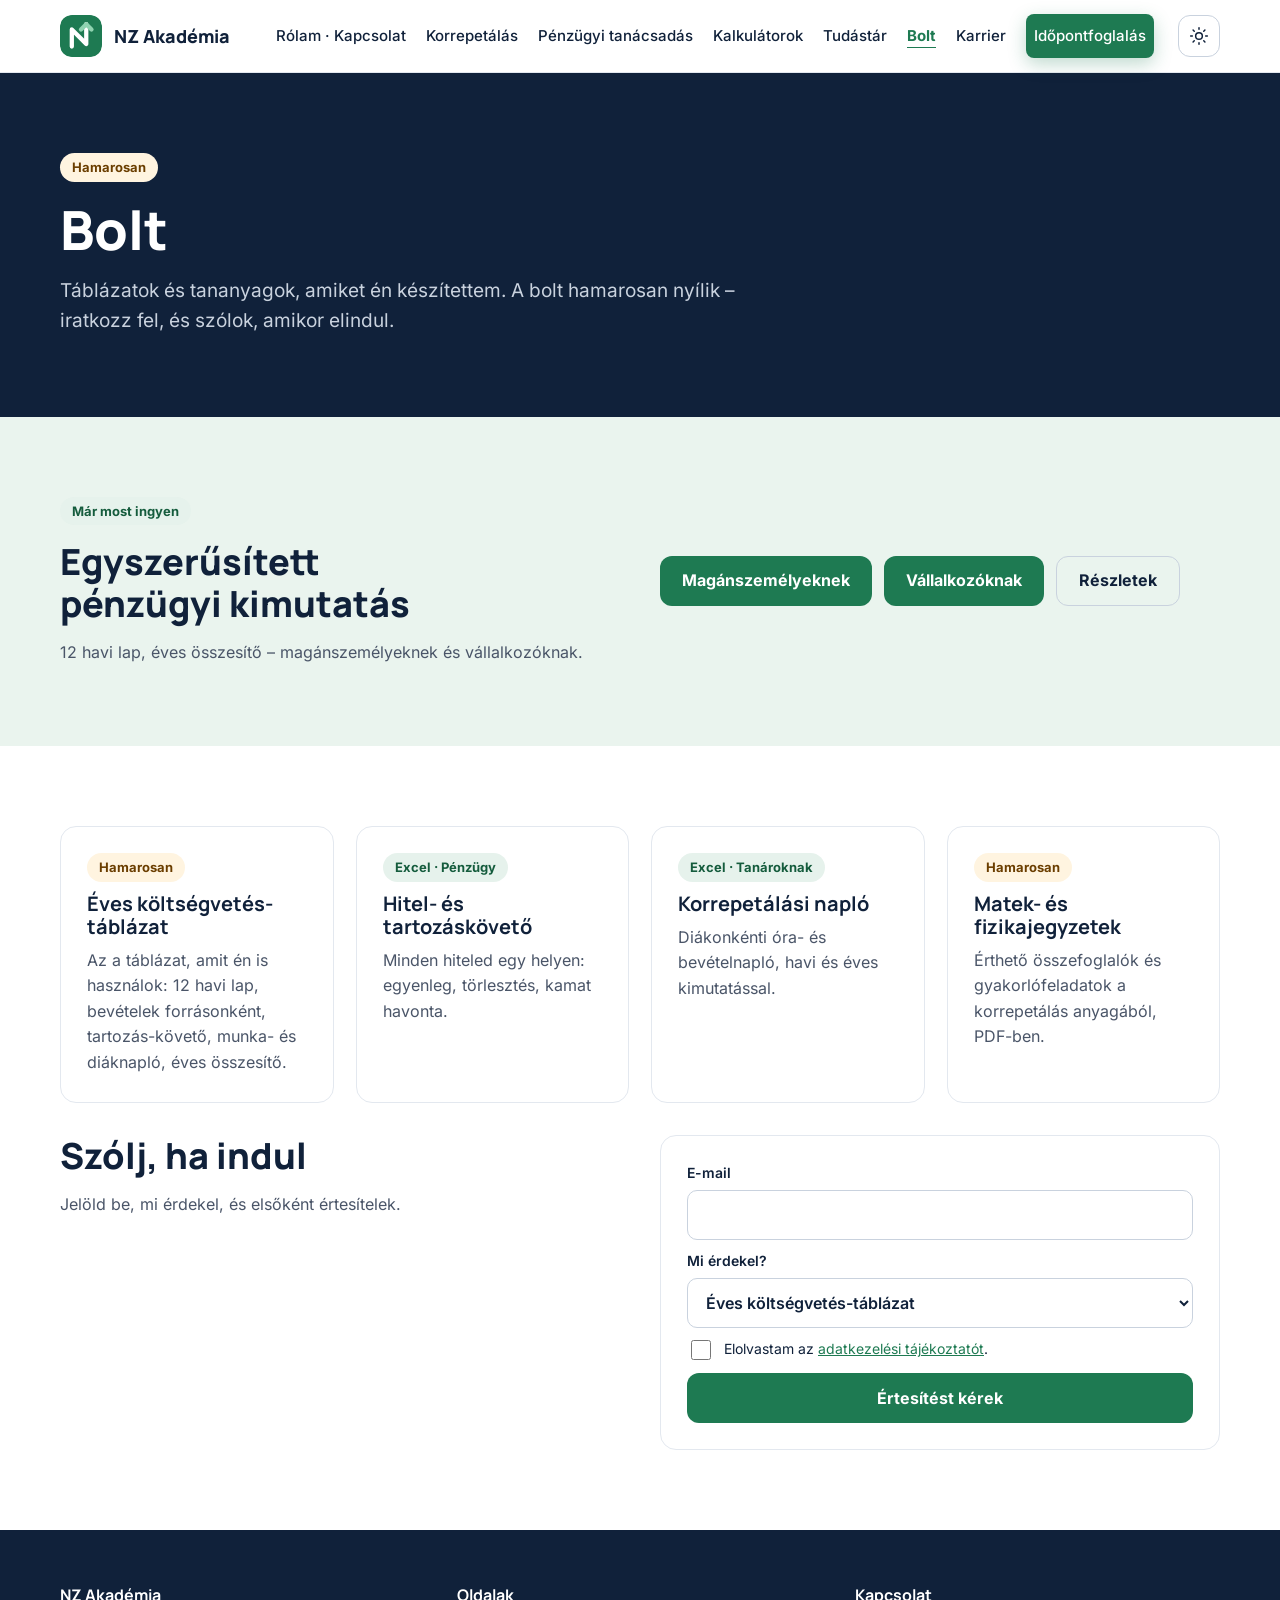
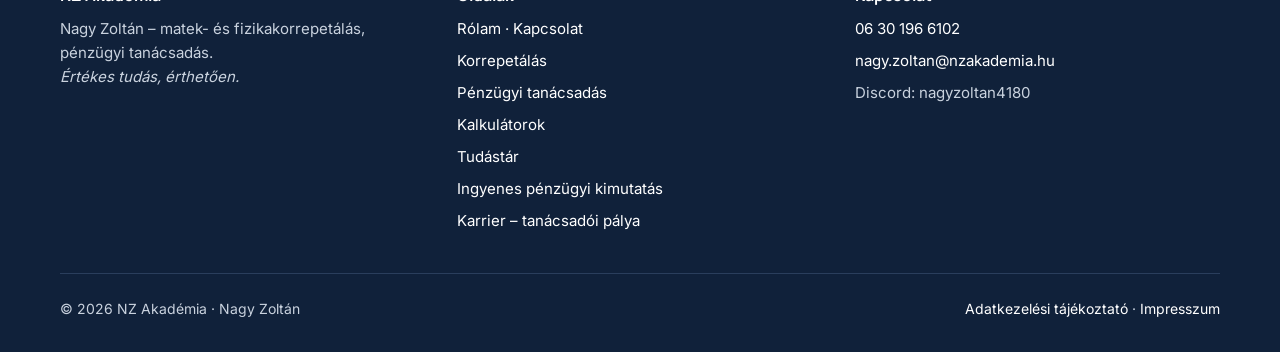
<file: bolt.html>
<!doctype html>
<html lang="hu">
<head>
  <meta charset="utf-8">
  <meta name="viewport" content="width=device-width, initial-scale=1">
  <title>Bolt – táblázatok és tananyagok</title>
  <meta name="description" content="Excel költségvetés-táblázatok és matek-, fizika-tananyagok – hamarosan.">
  <link rel="stylesheet" href="assets/style.css?v=2611261755">
  <script defer src="https://cloud.umami.is/script.js" data-website-id="2bbd9b21-e118-43c6-a43f-94f564ebd75c" data-domains="nzakademia.hu,www.nzakademia.hu,nagyzoltan25.github.io"></script>
  <link rel="icon" type="image/svg+xml" href="assets/logo-mark.svg">
<script>(function(){try{var t=localStorage.getItem("nz-theme");if(!t)t=matchMedia("(prefers-color-scheme: dark)").matches?"dark":"light";document.documentElement.setAttribute("data-theme",t)}catch(e){}})();</script>
</head>
<body>
<!-- ===== FEJLÉC (minden oldalon ugyanez; ha módosítod, mindegyikben írd át) ===== -->
<header class="site-header">
  <div class="wrap">
    <a class="logo" href="index.html"><img src="assets/logo-mark.svg" width="42" height="42" alt=""><span class="logo-text">NZ Akadémia<small>Nagy Zoltán · Értékes tudás, érthetően</small></span></a>
    <button class="theme-btn" type="button" aria-label="Nappali / éjszakai mód váltása" title="Nappali / éjszakai mód"><svg class="sun" viewBox="0 0 24 24"><circle cx="12" cy="12" r="4"/><path d="M12 2v2M12 20v2M4.9 4.9l1.4 1.4M17.7 17.7l1.4 1.4M2 12h2M20 12h2M4.9 19.1l1.4-1.4M17.7 6.3l1.4-1.4"/></svg><svg class="moon" viewBox="0 0 24 24"><path d="M20 14.5A8 8 0 0 1 9.5 4 8 8 0 1 0 20 14.5z"/></svg></button>
    <button class="menu-btn" aria-expanded="false" aria-controls="fomenu">Menü</button>
    <nav class="nav" id="fomenu" aria-label="Fő menü">
      <a href="rolam.html">Rólam · Kapcsolat</a>
      <a href="korrepetalas.html">Korrepetálás</a>
      <a href="tanacsadas.html">Pénzügyi tanácsadás</a>
      <a href="kalkulatorok.html">Kalkulátorok</a>
      <a href="tudastar.html">Tudástár</a>
      <a href="bolt.html" aria-current="page">Bolt</a>
      <a href="karrier.html">Karrier</a>
      <a class="btn" href="index.html#foglalas">Időpontfoglalás</a>
    </nav>
  </div>
</header>

<main>

<section class="section dark">
  <div class="wrap stack">
    <span class="chip amber">Hamarosan</span>
    <h1>Bolt</h1>
    <p class="lead">Táblázatok és tananyagok, amiket én készítettem. A bolt hamarosan nyílik – iratkozz fel, és szólok, amikor elindul.</p>
  </div>
</section>
<section class="section alt">
  <div class="wrap grid-2">
    <div class="stack"><span class="chip">Már most ingyen</span><h2>Egyszerűsített pénzügyi kimutatás</h2><p class="muted">12 havi lap, éves összesítő – magánszemélyeknek és vállalkozóknak.</p></div>
    <div class="btn-row"><a class="btn" href="letoltes/Egyszer%C5%B1s%C3%ADtett%20p%C3%A9nz%C3%BCgyi%20kimutat%C3%A1s.xlsx" download>Magánszemélyeknek</a><a class="btn" href="letoltes/Egyszer%C5%B1s%C3%ADtett%20p%C3%A9nz%C3%BCgyi%20kimutat%C3%A1s%20%E2%80%93%20v%C3%A1llalkoz%C3%B3knak.xlsx" download>Vállalkozóknak</a><a class="btn ghost" href="ingyenes.html">Részletek</a></div>
  </div>
</section>
<section class="section">
  <div class="wrap stack-lg">
    <div class="grid">
      <div class="card"><span class="chip amber">Hamarosan</span><h3>Éves költségvetés-táblázat</h3><p class="muted">Az a táblázat, amit én is használok: 12 havi lap, bevételek forrásonként, tartozás-követő, munka- és diáknapló, éves összesítő.</p></div>
      <div class="card"><span class="chip">Excel · Pénzügy</span><h3>Hitel- és tartozáskövető</h3><p class="muted">Minden hiteled egy helyen: egyenleg, törlesztés, kamat havonta.</p></div>
      <div class="card"><span class="chip">Excel · Tanároknak</span><h3>Korrepetálási napló</h3><p class="muted">Diákonkénti óra- és bevételnapló, havi és éves kimutatással.</p></div>
      <div class="card"><span class="chip amber">Hamarosan</span><h3>Matek- és fizikajegyzetek</h3><p class="muted">Érthető összefoglalók és gyakorlófeladatok a korrepetálás anyagából, PDF-ben.</p></div>
    </div>
    <div class="grid-2" style="align-items:start">
      <div class="stack"><h2>Szólj, ha indul</h2><p class="muted">Jelöld be, mi érdekel, és elsőként értesítelek.</p></div>
      <form class="card" data-mailto="Bolt – értesítést kérek">
        <label>E-mail<input name="E-mail" type="email" required></label>
        <label>Mi érdekel?<select name="Érdeklődés"><option>Éves költségvetés-táblázat</option><option>Hitelkövető</option><option>Korrepetálási napló</option><option>Matek / fizika tananyag</option><option>Online kurzus</option></select></label>
        <label class="check"><input type="checkbox" name="Adatkezelés elfogadva" required><span>Elolvastam az <a href="adatkezeles.html">adatkezelési tájékoztatót</a>.</span></label>
        <button class="btn" type="submit">Értesítést kérek</button>
        <p class="notice small form-ok" hidden>Megnyílt az e-mail-programod – nyomj rá a Küldésre.</p>
      </form>
    </div>
  </div>
</section>

</main>

<!-- ===== LÁBLÉC ===== -->
<footer class="site-footer">
  <div class="wrap">
    <div class="footer-grid">
      <div><h3>NZ Akadémia</h3><p>Nagy Zoltán – matek- és fizikakorrepetálás, pénzügyi tanácsadás.<br><em>Értékes tudás, érthetően.</em></p></div>
      <div><h3>Oldalak</h3><ul>
        <li><a href="rolam.html">Rólam · Kapcsolat</a></li>
        <li><a href="korrepetalas.html">Korrepetálás</a></li>
        <li><a href="tanacsadas.html">Pénzügyi tanácsadás</a></li>
        <li><a href="kalkulatorok.html">Kalkulátorok</a></li>
        <li><a href="tudastar.html">Tudástár</a></li>
        <li><a href="ingyenes.html">Ingyenes pénzügyi kimutatás</a></li>
        <li><a href="karrier.html">Karrier – tanácsadói pálya</a></li>
      </ul></div>
      <div><h3>Kapcsolat</h3><ul>
        <li><a href="tel:+36301966102">06 30 196 6102</a></li>
        <li><a href="mailto:nagy.zoltan@nzakademia.hu">nagy.zoltan@nzakademia.hu</a></li>
        <li>Discord: nagyzoltan4180</li>
      </ul></div>
    </div>
    <div class="footer-bottom">
      <span>© <span data-year>2026</span> NZ Akadémia · Nagy Zoltán</span>
      <span><a href="adatkezeles.html">Adatkezelési tájékoztató</a> · <a href="impresszum.html">Impresszum</a></span>
    </div>
  </div>
</footer>
<script src="assets/main.js?v=2611261755"></script>
</body>
</html>
</file>
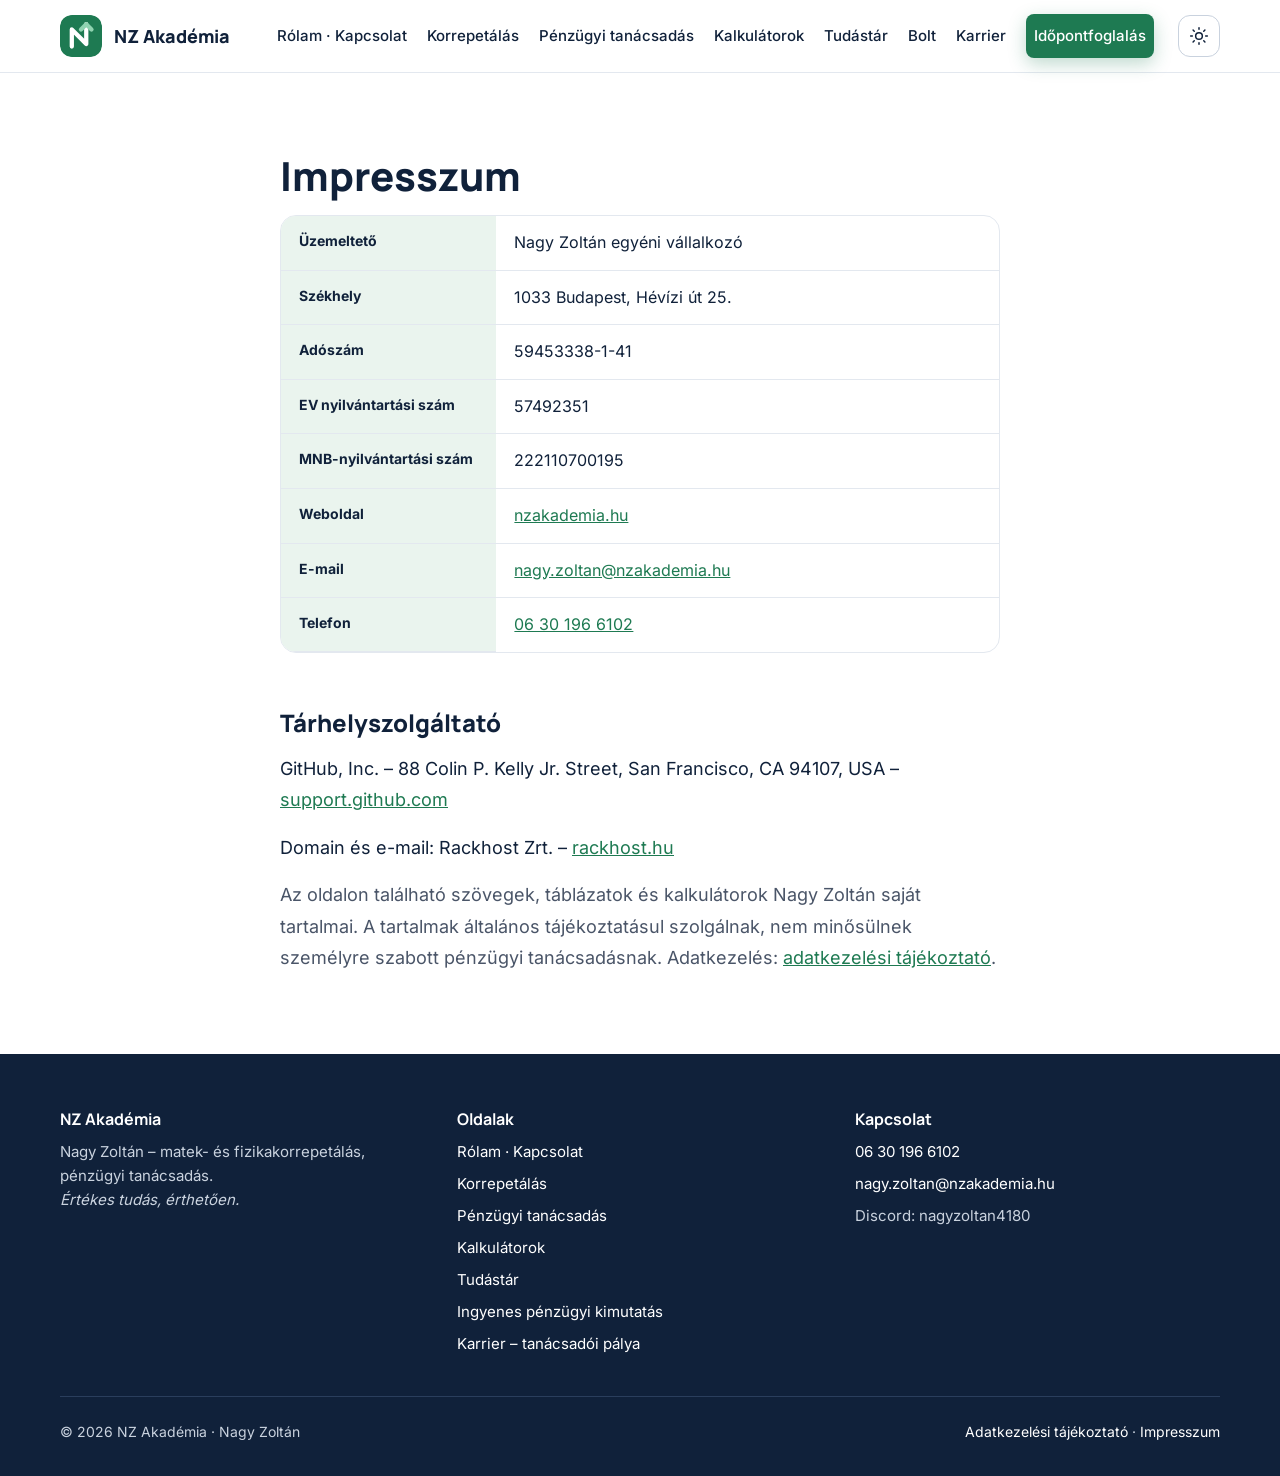
<file: impresszum.html>
<!doctype html>
<html lang="hu">
<head>
  <meta charset="utf-8">
  <meta name="viewport" content="width=device-width, initial-scale=1">
  <title>Impresszum | NZ Akadémia</title>
  <meta name="description" content="Impresszum">
  <link rel="stylesheet" href="assets/style.css?v=2611261755">
  <script defer src="https://cloud.umami.is/script.js" data-website-id="2bbd9b21-e118-43c6-a43f-94f564ebd75c" data-domains="nzakademia.hu,www.nzakademia.hu,nagyzoltan25.github.io"></script>
  <link rel="icon" type="image/svg+xml" href="assets/logo-mark.svg">
<script>(function(){try{var t=localStorage.getItem("nz-theme");if(!t)t=matchMedia("(prefers-color-scheme: dark)").matches?"dark":"light";document.documentElement.setAttribute("data-theme",t)}catch(e){}})();</script>
</head>
<body>
<!-- ===== FEJLÉC (minden oldalon ugyanez; ha módosítod, mindegyikben írd át) ===== -->
<header class="site-header">
  <div class="wrap">
    <a class="logo" href="index.html"><img src="assets/logo-mark.svg" width="42" height="42" alt=""><span class="logo-text">NZ Akadémia<small>Nagy Zoltán · Értékes tudás, érthetően</small></span></a>
    <button class="theme-btn" type="button" aria-label="Nappali / éjszakai mód váltása" title="Nappali / éjszakai mód"><svg class="sun" viewBox="0 0 24 24"><circle cx="12" cy="12" r="4"/><path d="M12 2v2M12 20v2M4.9 4.9l1.4 1.4M17.7 17.7l1.4 1.4M2 12h2M20 12h2M4.9 19.1l1.4-1.4M17.7 6.3l1.4-1.4"/></svg><svg class="moon" viewBox="0 0 24 24"><path d="M20 14.5A8 8 0 0 1 9.5 4 8 8 0 1 0 20 14.5z"/></svg></button>
    <button class="menu-btn" aria-expanded="false" aria-controls="fomenu">Menü</button>
    <nav class="nav" id="fomenu" aria-label="Fő menü">
      <a href="rolam.html">Rólam · Kapcsolat</a>
      <a href="korrepetalas.html">Korrepetálás</a>
      <a href="tanacsadas.html">Pénzügyi tanácsadás</a>
      <a href="kalkulatorok.html">Kalkulátorok</a>
      <a href="tudastar.html">Tudástár</a>
      <a href="bolt.html">Bolt</a>
      <a href="karrier.html">Karrier</a>
      <a class="btn" href="index.html#foglalas">Időpontfoglalás</a>
    </nav>
  </div>
</header>

<main>

<section class="section"><div class="wrap article stack">
  <h1 style="font-size:40px">Impresszum</h1>
  <div class="table-wrap"><table><tbody>
    <tr><th scope="row">Üzemeltető</th><td>Nagy Zoltán egyéni vállalkozó</td></tr>
    <tr><th scope="row">Székhely</th><td>1033 Budapest, Hévízi út 25.</td></tr>
    <tr><th scope="row">Adószám</th><td>59453338-1-41</td></tr>
    <tr><th scope="row">EV nyilvántartási szám</th><td>57492351</td></tr>
    <tr><th scope="row">MNB-nyilvántartási szám</th><td>222110700195</td></tr>
    <tr><th scope="row">Weboldal</th><td><a href="https://nzakademia.hu">nzakademia.hu</a></td></tr>
    <tr><th scope="row">E-mail</th><td><a href="mailto:nagy.zoltan@nzakademia.hu">nagy.zoltan@nzakademia.hu</a></td></tr>
    <tr><th scope="row">Telefon</th><td><a href="tel:+36301966102">06 30 196 6102</a></td></tr>
  </tbody></table></div>
  <h2 style="font-size:24px">Tárhelyszolgáltató</h2>
  <p>GitHub, Inc. – 88 Colin P. Kelly Jr. Street, San Francisco, CA 94107, USA – <a href="https://support.github.com" target="_blank" rel="noopener">support.github.com</a></p>
  <p>Domain és e-mail: Rackhost Zrt. – <a href="https://www.rackhost.hu" target="_blank" rel="noopener">rackhost.hu</a></p>
  <p class="small muted">Az oldalon található szövegek, táblázatok és kalkulátorok Nagy Zoltán saját tartalmai. A tartalmak általános tájékoztatásul szolgálnak, nem minősülnek személyre szabott pénzügyi tanácsadásnak. Adatkezelés: <a href="adatkezeles.html">adatkezelési tájékoztató</a>.</p>
</div></section>

</main>

<!-- ===== LÁBLÉC ===== -->
<footer class="site-footer">
  <div class="wrap">
    <div class="footer-grid">
      <div><h3>NZ Akadémia</h3><p>Nagy Zoltán – matek- és fizikakorrepetálás, pénzügyi tanácsadás.<br><em>Értékes tudás, érthetően.</em></p></div>
      <div><h3>Oldalak</h3><ul>
        <li><a href="rolam.html">Rólam · Kapcsolat</a></li>
        <li><a href="korrepetalas.html">Korrepetálás</a></li>
        <li><a href="tanacsadas.html">Pénzügyi tanácsadás</a></li>
        <li><a href="kalkulatorok.html">Kalkulátorok</a></li>
        <li><a href="tudastar.html">Tudástár</a></li>
        <li><a href="ingyenes.html">Ingyenes pénzügyi kimutatás</a></li>
        <li><a href="karrier.html">Karrier – tanácsadói pálya</a></li>
      </ul></div>
      <div><h3>Kapcsolat</h3><ul>
        <li><a href="tel:+36301966102">06 30 196 6102</a></li>
        <li><a href="mailto:nagy.zoltan@nzakademia.hu">nagy.zoltan@nzakademia.hu</a></li>
        <li>Discord: nagyzoltan4180</li>
      </ul></div>
    </div>
    <div class="footer-bottom">
      <span>© <span data-year>2026</span> NZ Akadémia · Nagy Zoltán</span>
      <span><a href="adatkezeles.html">Adatkezelési tájékoztató</a> · <a href="impresszum.html">Impresszum</a></span>
    </div>
  </div>
</footer>
<script src="assets/main.js?v=2611261755"></script>
</body>
</html>
</file>
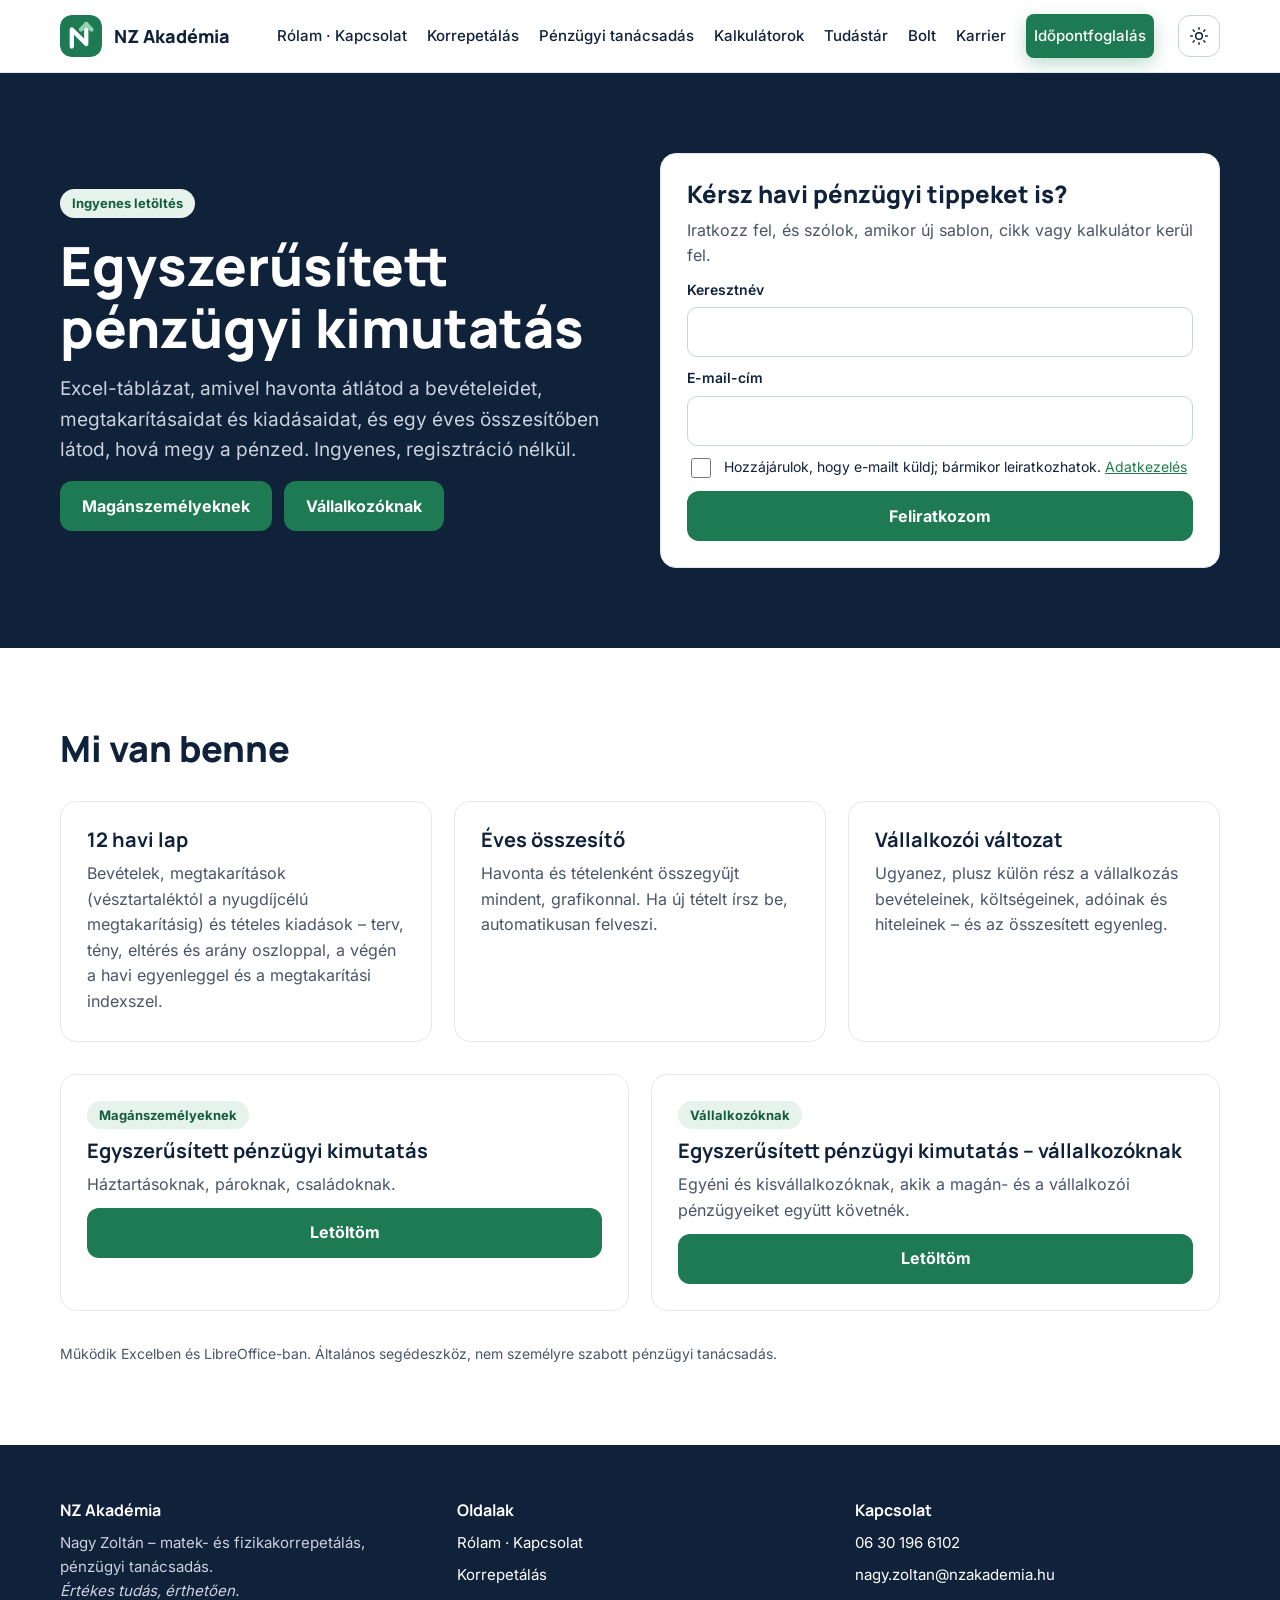
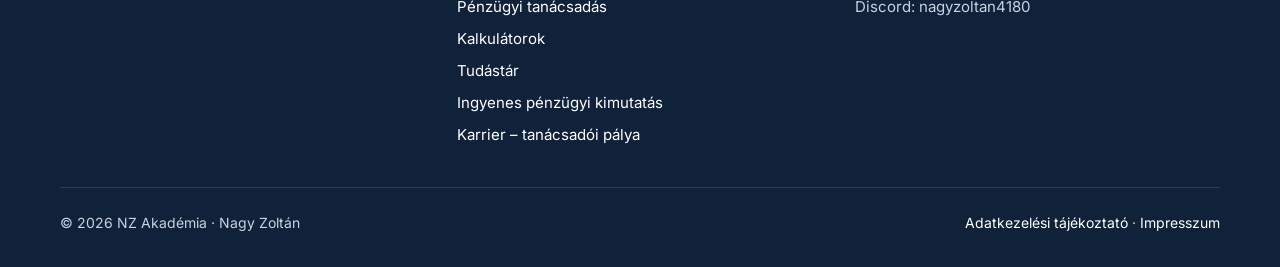
<file: ingyenes.html>
<!doctype html>
<html lang="hu">
<head>
  <meta charset="utf-8">
  <meta name="viewport" content="width=device-width, initial-scale=1">
  <title>Ingyenes pénzügyi kimutatás | NZ Akadémia</title>
  <meta name="description" content="Töltsd le ingyen az egyszerűsített pénzügyi kimutatást magánszemélyeknek vagy vállalkozóknak.">
  <link rel="stylesheet" href="assets/style.css?v=2611261755">
  <script defer src="https://cloud.umami.is/script.js" data-website-id="2bbd9b21-e118-43c6-a43f-94f564ebd75c" data-domains="nzakademia.hu,www.nzakademia.hu,nagyzoltan25.github.io"></script>
  <link rel="icon" type="image/svg+xml" href="assets/logo-mark.svg">
<script>(function(){try{var t=localStorage.getItem("nz-theme");if(!t)t=matchMedia("(prefers-color-scheme: dark)").matches?"dark":"light";document.documentElement.setAttribute("data-theme",t)}catch(e){}})();</script>
</head>
<body>
<!-- ===== FEJLÉC (minden oldalon ugyanez; ha módosítod, mindegyikben írd át) ===== -->
<header class="site-header">
  <div class="wrap">
    <a class="logo" href="index.html"><img src="assets/logo-mark.svg" width="42" height="42" alt=""><span class="logo-text">NZ Akadémia<small>Nagy Zoltán · Értékes tudás, érthetően</small></span></a>
    <button class="theme-btn" type="button" aria-label="Nappali / éjszakai mód váltása" title="Nappali / éjszakai mód"><svg class="sun" viewBox="0 0 24 24"><circle cx="12" cy="12" r="4"/><path d="M12 2v2M12 20v2M4.9 4.9l1.4 1.4M17.7 17.7l1.4 1.4M2 12h2M20 12h2M4.9 19.1l1.4-1.4M17.7 6.3l1.4-1.4"/></svg><svg class="moon" viewBox="0 0 24 24"><path d="M20 14.5A8 8 0 0 1 9.5 4 8 8 0 1 0 20 14.5z"/></svg></button>
    <button class="menu-btn" aria-expanded="false" aria-controls="fomenu">Menü</button>
    <nav class="nav" id="fomenu" aria-label="Fő menü">
      <a href="rolam.html">Rólam · Kapcsolat</a>
      <a href="korrepetalas.html">Korrepetálás</a>
      <a href="tanacsadas.html">Pénzügyi tanácsadás</a>
      <a href="kalkulatorok.html">Kalkulátorok</a>
      <a href="tudastar.html">Tudástár</a>
      <a href="bolt.html">Bolt</a>
      <a href="karrier.html">Karrier</a>
      <a class="btn" href="index.html#foglalas">Időpontfoglalás</a>
    </nav>
  </div>
</header>

<main>

<section class="section dark">
  <div class="wrap grid-2">
    <div class="stack">
      <span class="chip">Ingyenes letöltés</span>
      <h1>Egyszerűsített pénzügyi kimutatás</h1>
      <p class="lead">Excel-táblázat, amivel havonta átlátod a bevételeidet, megtakarításaidat és kiadásaidat, és egy éves összesítőben látod, hová megy a pénzed. Ingyenes, regisztráció nélkül.</p>
      <div class="btn-row"><a class="btn" href="letoltes/Egyszer%C5%B1s%C3%ADtett%20p%C3%A9nz%C3%BCgyi%20kimutat%C3%A1s.xlsx" download>Magánszemélyeknek</a><a class="btn" href="letoltes/Egyszer%C5%B1s%C3%ADtett%20p%C3%A9nz%C3%BCgyi%20kimutat%C3%A1s%20%E2%80%93%20v%C3%A1llalkoz%C3%B3knak.xlsx" download>Vállalkozóknak</a></div>
    </div>
    <!-- KÉSŐBB: ezt az űrlapot cseréld a MailerLite beágyazott űrlapjára. -->
    <form class="card" style="color:var(--ink)" data-mailto="Feliratkozás: pénzügyi tippek">
      <h2 style="font-size:24px;color:var(--ink)">Kérsz havi pénzügyi tippeket is?</h2>
      <p class="muted">Iratkozz fel, és szólok, amikor új sablon, cikk vagy kalkulátor kerül fel.</p>
      <label>Keresztnév<input name="Keresztnév" required></label>
      <label>E-mail-cím<input name="E-mail" type="email" required></label>
      <label class="check"><input type="checkbox" name="Hírlevél hozzájárulás" required><span>Hozzájárulok, hogy e-mailt küldj; bármikor leiratkozhatok. <a href="adatkezeles.html">Adatkezelés</a></span></label>
      <button class="btn" type="submit">Feliratkozom</button>
      <p class="notice small form-ok" hidden>Megnyílt az e-mail-programod – nyomj rá a Küldésre.</p>
    </form>
  </div>
</section>
<section class="section">
  <div class="wrap stack-lg">
    <h2>Mi van benne</h2>
    <div class="grid">
      <div class="card"><h3>12 havi lap</h3><p class="muted">Bevételek, megtakarítások (vésztartaléktól a nyugdíjcélú megtakarításig) és tételes kiadások – terv, tény, eltérés és arány oszloppal, a végén a havi egyenleggel és a megtakarítási indexszel.</p></div>
      <div class="card"><h3>Éves összesítő</h3><p class="muted">Havonta és tételenként összegyűjt mindent, grafikonnal. Ha új tételt írsz be, automatikusan felveszi.</p></div>
      <div class="card"><h3>Vállalkozói változat</h3><p class="muted">Ugyanez, plusz külön rész a vállalkozás bevételeinek, költségeinek, adóinak és hiteleinek – és az összesített egyenleg.</p></div>
    </div>
    <div class="grid">
      <div class="card"><span class="chip">Magánszemélyeknek</span><h3>Egyszerűsített pénzügyi kimutatás</h3><p class="muted">Háztartásoknak, pároknak, családoknak.</p><a class="btn" href="letoltes/Egyszer%C5%B1s%C3%ADtett%20p%C3%A9nz%C3%BCgyi%20kimutat%C3%A1s.xlsx" download>Letöltöm</a></div>
      <div class="card"><span class="chip">Vállalkozóknak</span><h3>Egyszerűsített pénzügyi kimutatás – vállalkozóknak</h3><p class="muted">Egyéni és kisvállalkozóknak, akik a magán- és a vállalkozói pénzügyeiket együtt követnék.</p><a class="btn" href="letoltes/Egyszer%C5%B1s%C3%ADtett%20p%C3%A9nz%C3%BCgyi%20kimutat%C3%A1s%20%E2%80%93%20v%C3%A1llalkoz%C3%B3knak.xlsx" download>Letöltöm</a></div>
    </div>
    <p class="small muted">Működik Excelben és LibreOffice-ban. Általános segédeszköz, nem személyre szabott pénzügyi tanácsadás.</p>
  </div>
</section>

</main>

<!-- ===== LÁBLÉC ===== -->
<footer class="site-footer">
  <div class="wrap">
    <div class="footer-grid">
      <div><h3>NZ Akadémia</h3><p>Nagy Zoltán – matek- és fizikakorrepetálás, pénzügyi tanácsadás.<br><em>Értékes tudás, érthetően.</em></p></div>
      <div><h3>Oldalak</h3><ul>
        <li><a href="rolam.html">Rólam · Kapcsolat</a></li>
        <li><a href="korrepetalas.html">Korrepetálás</a></li>
        <li><a href="tanacsadas.html">Pénzügyi tanácsadás</a></li>
        <li><a href="kalkulatorok.html">Kalkulátorok</a></li>
        <li><a href="tudastar.html">Tudástár</a></li>
        <li><a href="ingyenes.html">Ingyenes pénzügyi kimutatás</a></li>
        <li><a href="karrier.html">Karrier – tanácsadói pálya</a></li>
      </ul></div>
      <div><h3>Kapcsolat</h3><ul>
        <li><a href="tel:+36301966102">06 30 196 6102</a></li>
        <li><a href="mailto:nagy.zoltan@nzakademia.hu">nagy.zoltan@nzakademia.hu</a></li>
        <li>Discord: nagyzoltan4180</li>
      </ul></div>
    </div>
    <div class="footer-bottom">
      <span>© <span data-year>2026</span> NZ Akadémia · Nagy Zoltán</span>
      <span><a href="adatkezeles.html">Adatkezelési tájékoztató</a> · <a href="impresszum.html">Impresszum</a></span>
    </div>
  </div>
</footer>
<script src="assets/main.js?v=2611261755"></script>
</body>
</html>
</file>
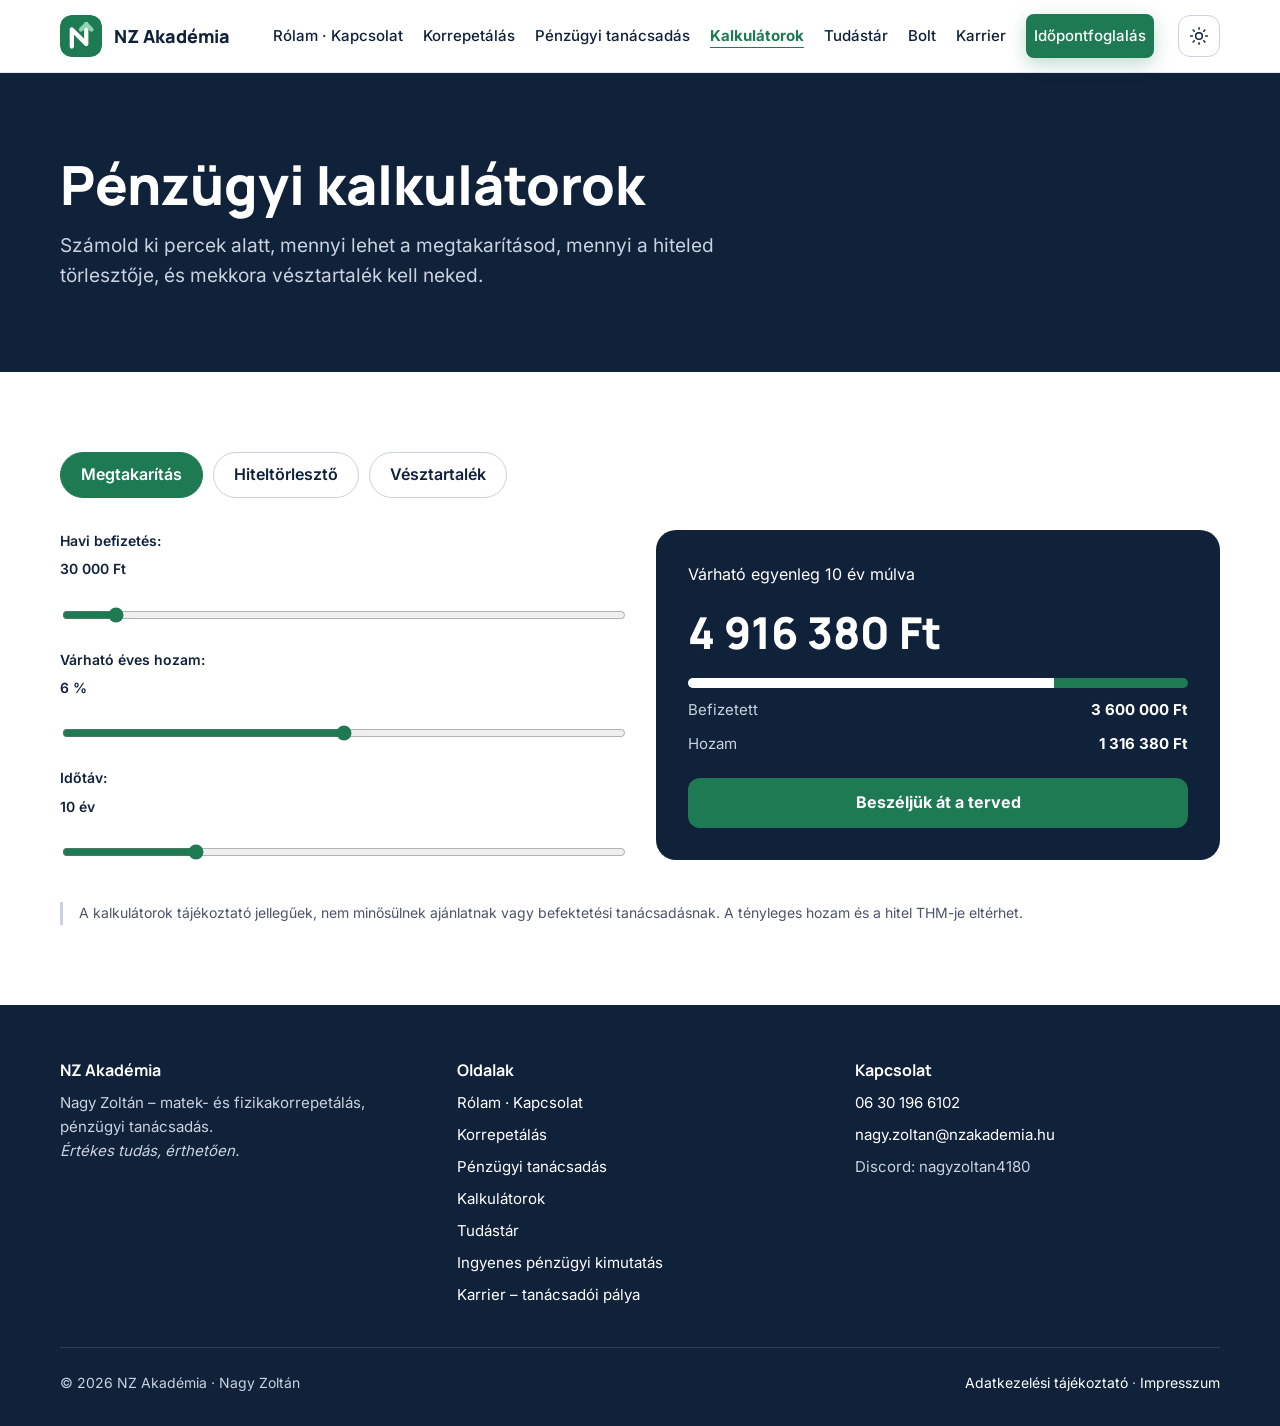
<file: kalkulatorok.html>
<!doctype html>
<html lang="hu">
<head>
  <meta charset="utf-8">
  <meta name="viewport" content="width=device-width, initial-scale=1">
  <title>Pénzügyi kalkulátorok – megtakarítás, hitel, vésztartalék</title>
  <meta name="description" content="Ingyenes megtakarítás-, hiteltörlesztő- és vésztartalék-kalkulátor.">
  <link rel="stylesheet" href="assets/style.css?v=2611261755">
  <script defer src="https://cloud.umami.is/script.js" data-website-id="2bbd9b21-e118-43c6-a43f-94f564ebd75c" data-domains="nzakademia.hu,www.nzakademia.hu,nagyzoltan25.github.io"></script>
  <link rel="icon" type="image/svg+xml" href="assets/logo-mark.svg">
<script>(function(){try{var t=localStorage.getItem("nz-theme");if(!t)t=matchMedia("(prefers-color-scheme: dark)").matches?"dark":"light";document.documentElement.setAttribute("data-theme",t)}catch(e){}})();</script>
</head>
<body>
<!-- ===== FEJLÉC (minden oldalon ugyanez; ha módosítod, mindegyikben írd át) ===== -->
<header class="site-header">
  <div class="wrap">
    <a class="logo" href="index.html"><img src="assets/logo-mark.svg" width="42" height="42" alt=""><span class="logo-text">NZ Akadémia<small>Nagy Zoltán · Értékes tudás, érthetően</small></span></a>
    <button class="theme-btn" type="button" aria-label="Nappali / éjszakai mód váltása" title="Nappali / éjszakai mód"><svg class="sun" viewBox="0 0 24 24"><circle cx="12" cy="12" r="4"/><path d="M12 2v2M12 20v2M4.9 4.9l1.4 1.4M17.7 17.7l1.4 1.4M2 12h2M20 12h2M4.9 19.1l1.4-1.4M17.7 6.3l1.4-1.4"/></svg><svg class="moon" viewBox="0 0 24 24"><path d="M20 14.5A8 8 0 0 1 9.5 4 8 8 0 1 0 20 14.5z"/></svg></button>
    <button class="menu-btn" aria-expanded="false" aria-controls="fomenu">Menü</button>
    <nav class="nav" id="fomenu" aria-label="Fő menü">
      <a href="rolam.html">Rólam · Kapcsolat</a>
      <a href="korrepetalas.html">Korrepetálás</a>
      <a href="tanacsadas.html">Pénzügyi tanácsadás</a>
      <a href="kalkulatorok.html" aria-current="page">Kalkulátorok</a>
      <a href="tudastar.html">Tudástár</a>
      <a href="bolt.html">Bolt</a>
      <a href="karrier.html">Karrier</a>
      <a class="btn" href="index.html#foglalas">Időpontfoglalás</a>
    </nav>
  </div>
</header>

<main>

<section class="section dark">
  <div class="wrap stack">
    <h1>Pénzügyi kalkulátorok</h1>
    <p class="lead">Számold ki percek alatt, mennyi lehet a megtakarításod, mennyi a hiteled törlesztője, és mekkora vésztartalék kell neked.</p>
  </div>
</section>
<section class="section" id="kalkulatorok">
  <div class="wrap stack-lg">
    <div class="tabs" role="tablist" aria-label="Kalkulátor választása">
      <button class="tab" role="tab" aria-selected="true" aria-controls="p-meg">Megtakarítás</button>
      <button class="tab" role="tab" aria-selected="false" aria-controls="p-hitel">Hiteltörlesztő</button>
      <button class="tab" role="tab" aria-selected="false" aria-controls="p-tart">Vésztartalék</button>
    </div>

    <div class="calc" id="p-meg" role="tabpanel">
      <div class="stack">
        <label for="m-havi">Havi befizetés: <span id="m-havi-t"></span></label><input type="range" id="m-havi" min="5000" max="300000" step="5000" value="30000">
        <label for="m-hozam">Várható éves hozam: <span id="m-hozam-t"></span></label><input type="range" id="m-hozam" min="0" max="12" step="0.5" value="6">
        <label for="m-ev">Időtáv: <span id="m-ev-t"></span></label><input type="range" id="m-ev" min="1" max="40" step="1" value="10">
      </div>
      <div class="result">
        <span>Várható egyenleg <span id="m-ev-r"></span> év múlva</span>
        <span class="big" id="m-fv"></span>
        <div class="bar" aria-hidden="true"><span id="m-bar"></span></div>
        <div class="row"><span>Befizetett</span><strong id="m-be"></strong></div>
        <div class="row"><span>Hozam</span><strong id="m-hoz"></strong></div>
        <a class="btn" href="tanacsadas.html" style="margin-top:12px">Beszéljük át a terved</a>
      </div>
    </div>

    <div class="calc" id="p-hitel" role="tabpanel" hidden>
      <div class="stack">
        <label for="h-osszeg">Hitelösszeg: <span id="h-osszeg-t"></span></label><input type="range" id="h-osszeg" min="500000" max="80000000" step="500000" value="10000000">
        <label for="h-kamat">Éves kamat: <span id="h-kamat-t"></span></label><input type="range" id="h-kamat" min="0" max="20" step="0.1" value="6.5">
        <label for="h-ev">Futamidő: <span id="h-ev-t"></span></label><input type="range" id="h-ev" min="1" max="35" step="1" value="20">
      </div>
      <div class="result">
        <span>Havi törlesztőrészlet</span>
        <span class="big" id="h-reszlet"></span>
        <div class="row"><span>Visszafizetés összesen</span><strong id="h-ossz"></strong></div>
        <div class="row"><span>Ebből kamat</span><strong id="h-kam"></strong></div>
        <a class="btn" href="tanacsadas.html" style="margin-top:12px">Hitelt terveznék</a>
      </div>
    </div>

    <div class="calc" id="p-tart" role="tabpanel" hidden>
      <div class="stack">
        <label for="t-kiadas">Havi kötelező kiadásaid: <span id="t-kiadas-t"></span></label><input type="range" id="t-kiadas" min="100000" max="1500000" step="10000" value="400000">
        <label for="t-honap">Hány hónapot fedezzen: <span id="t-honap-t"></span></label><input type="range" id="t-honap" min="1" max="12" step="1" value="6">
        <p class="muted small">Ökölszabály: alkalmazottként 3–6, változó jövedelemmel (vállalkozó, diákmunka, korrepetálás) 6–12 havi kiadás.</p>
      </div>
      <div class="result">
        <span>Ajánlott vésztartalék</span>
        <span class="big" id="t-cel"></span>
        <span class="muted small">Havi 10% félretételével kb. <strong id="t-ido"></strong> hónap alatt éred el, ha a bevételed a kiadásaid 1,2-szerese.</span>
        <a class="btn" href="ingyenes.html" style="margin-top:12px">Ingyenes pénzügyi kimutatás</a>
      </div>
    </div>

    <p class="legal">A kalkulátorok tájékoztató jellegűek, nem minősülnek ajánlatnak vagy befektetési tanácsadásnak. A tényleges hozam és a hitel THM-je eltérhet.</p>
  </div>
</section>

</main>

<!-- ===== LÁBLÉC ===== -->
<footer class="site-footer">
  <div class="wrap">
    <div class="footer-grid">
      <div><h3>NZ Akadémia</h3><p>Nagy Zoltán – matek- és fizikakorrepetálás, pénzügyi tanácsadás.<br><em>Értékes tudás, érthetően.</em></p></div>
      <div><h3>Oldalak</h3><ul>
        <li><a href="rolam.html">Rólam · Kapcsolat</a></li>
        <li><a href="korrepetalas.html">Korrepetálás</a></li>
        <li><a href="tanacsadas.html">Pénzügyi tanácsadás</a></li>
        <li><a href="kalkulatorok.html">Kalkulátorok</a></li>
        <li><a href="tudastar.html">Tudástár</a></li>
        <li><a href="ingyenes.html">Ingyenes pénzügyi kimutatás</a></li>
        <li><a href="karrier.html">Karrier – tanácsadói pálya</a></li>
      </ul></div>
      <div><h3>Kapcsolat</h3><ul>
        <li><a href="tel:+36301966102">06 30 196 6102</a></li>
        <li><a href="mailto:nagy.zoltan@nzakademia.hu">nagy.zoltan@nzakademia.hu</a></li>
        <li>Discord: nagyzoltan4180</li>
      </ul></div>
    </div>
    <div class="footer-bottom">
      <span>© <span data-year>2026</span> NZ Akadémia · Nagy Zoltán</span>
      <span><a href="adatkezeles.html">Adatkezelési tájékoztató</a> · <a href="impresszum.html">Impresszum</a></span>
    </div>
  </div>
</footer>
<script src="assets/main.js?v=2611261755"></script>
</body>
</html>
</file>
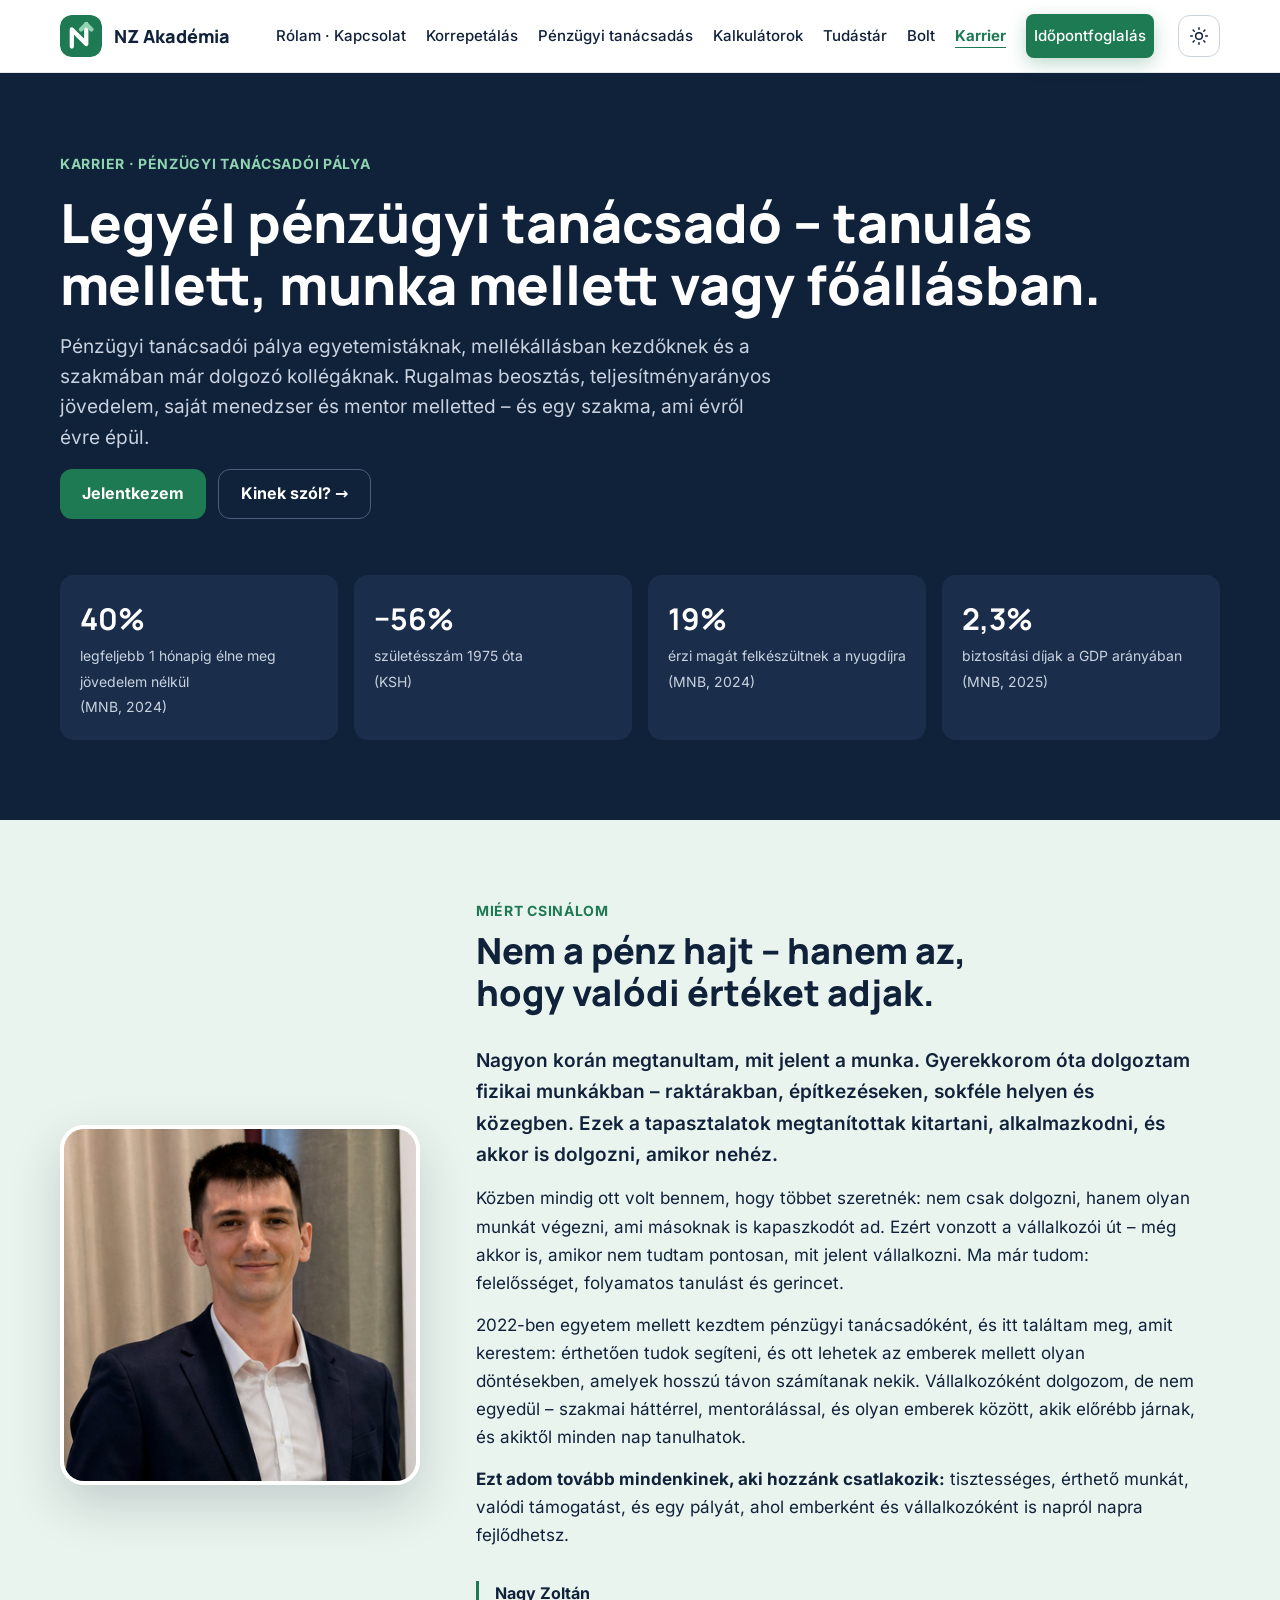
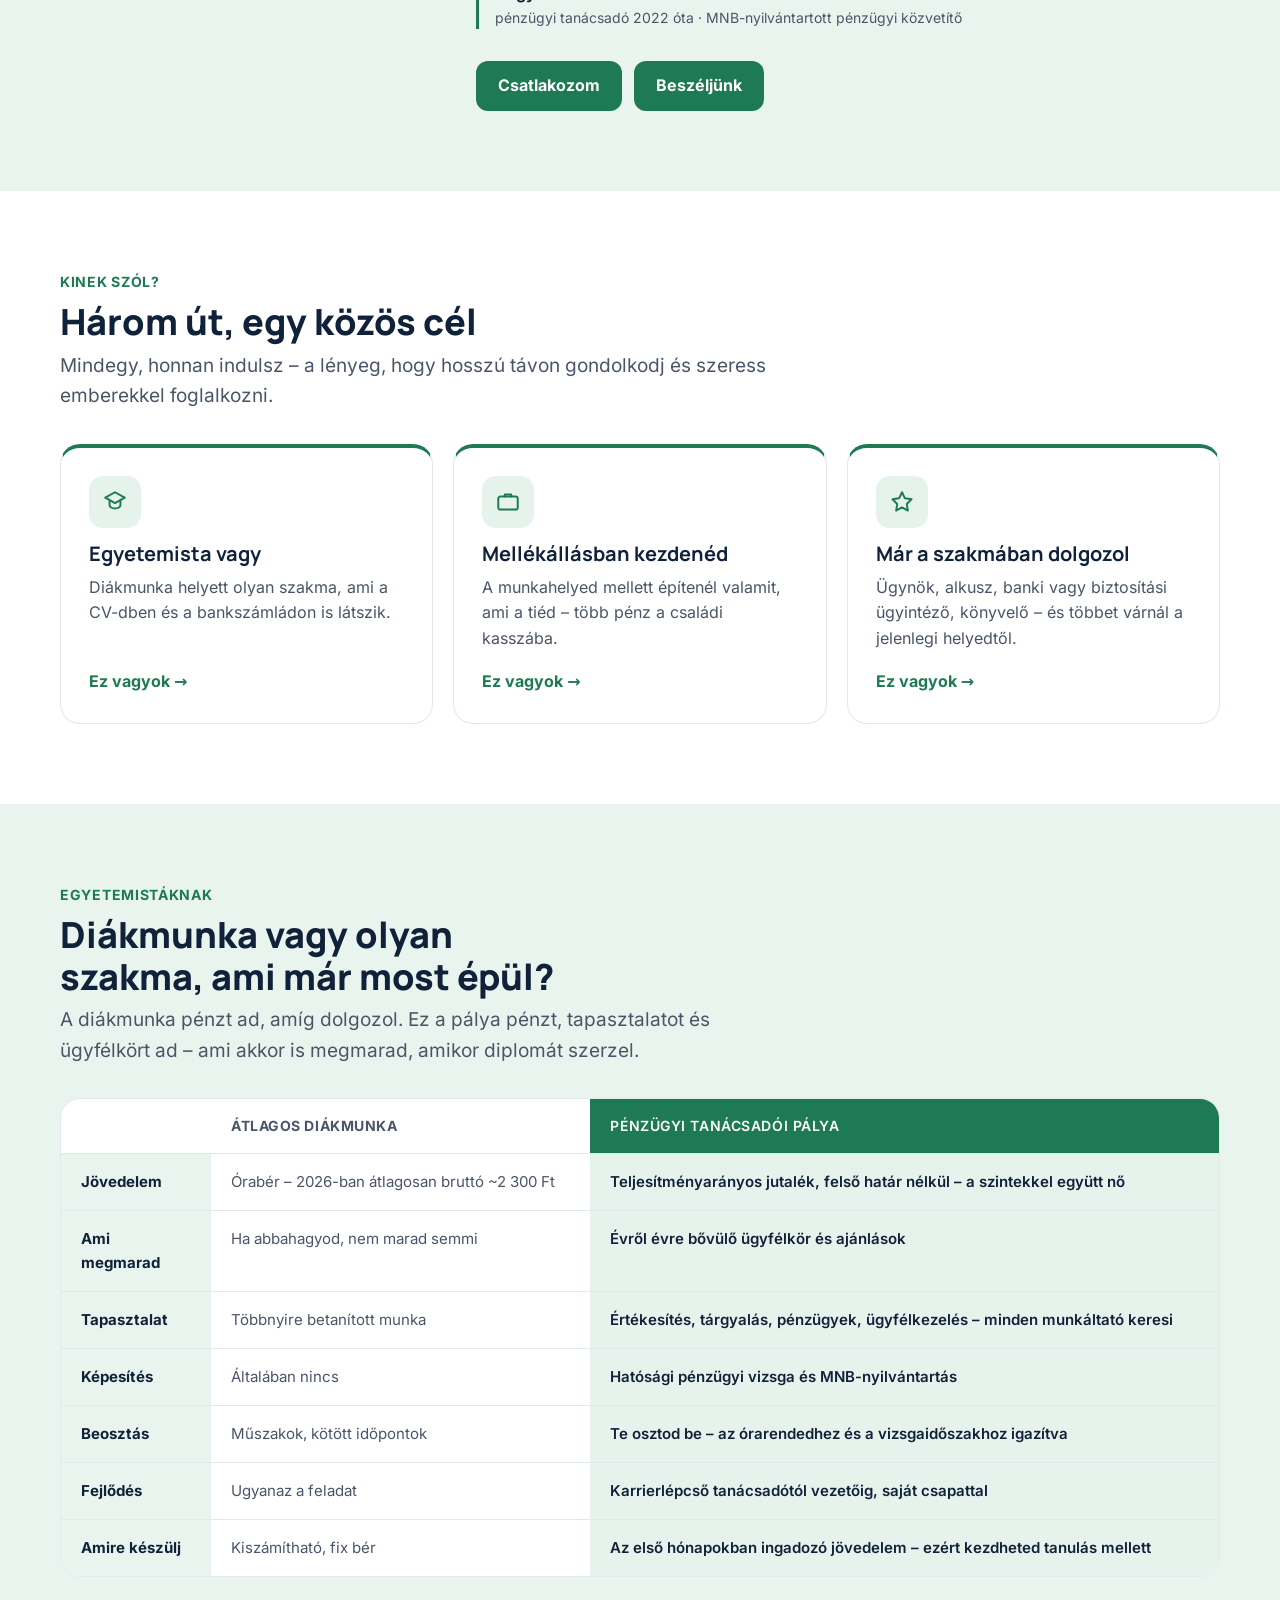
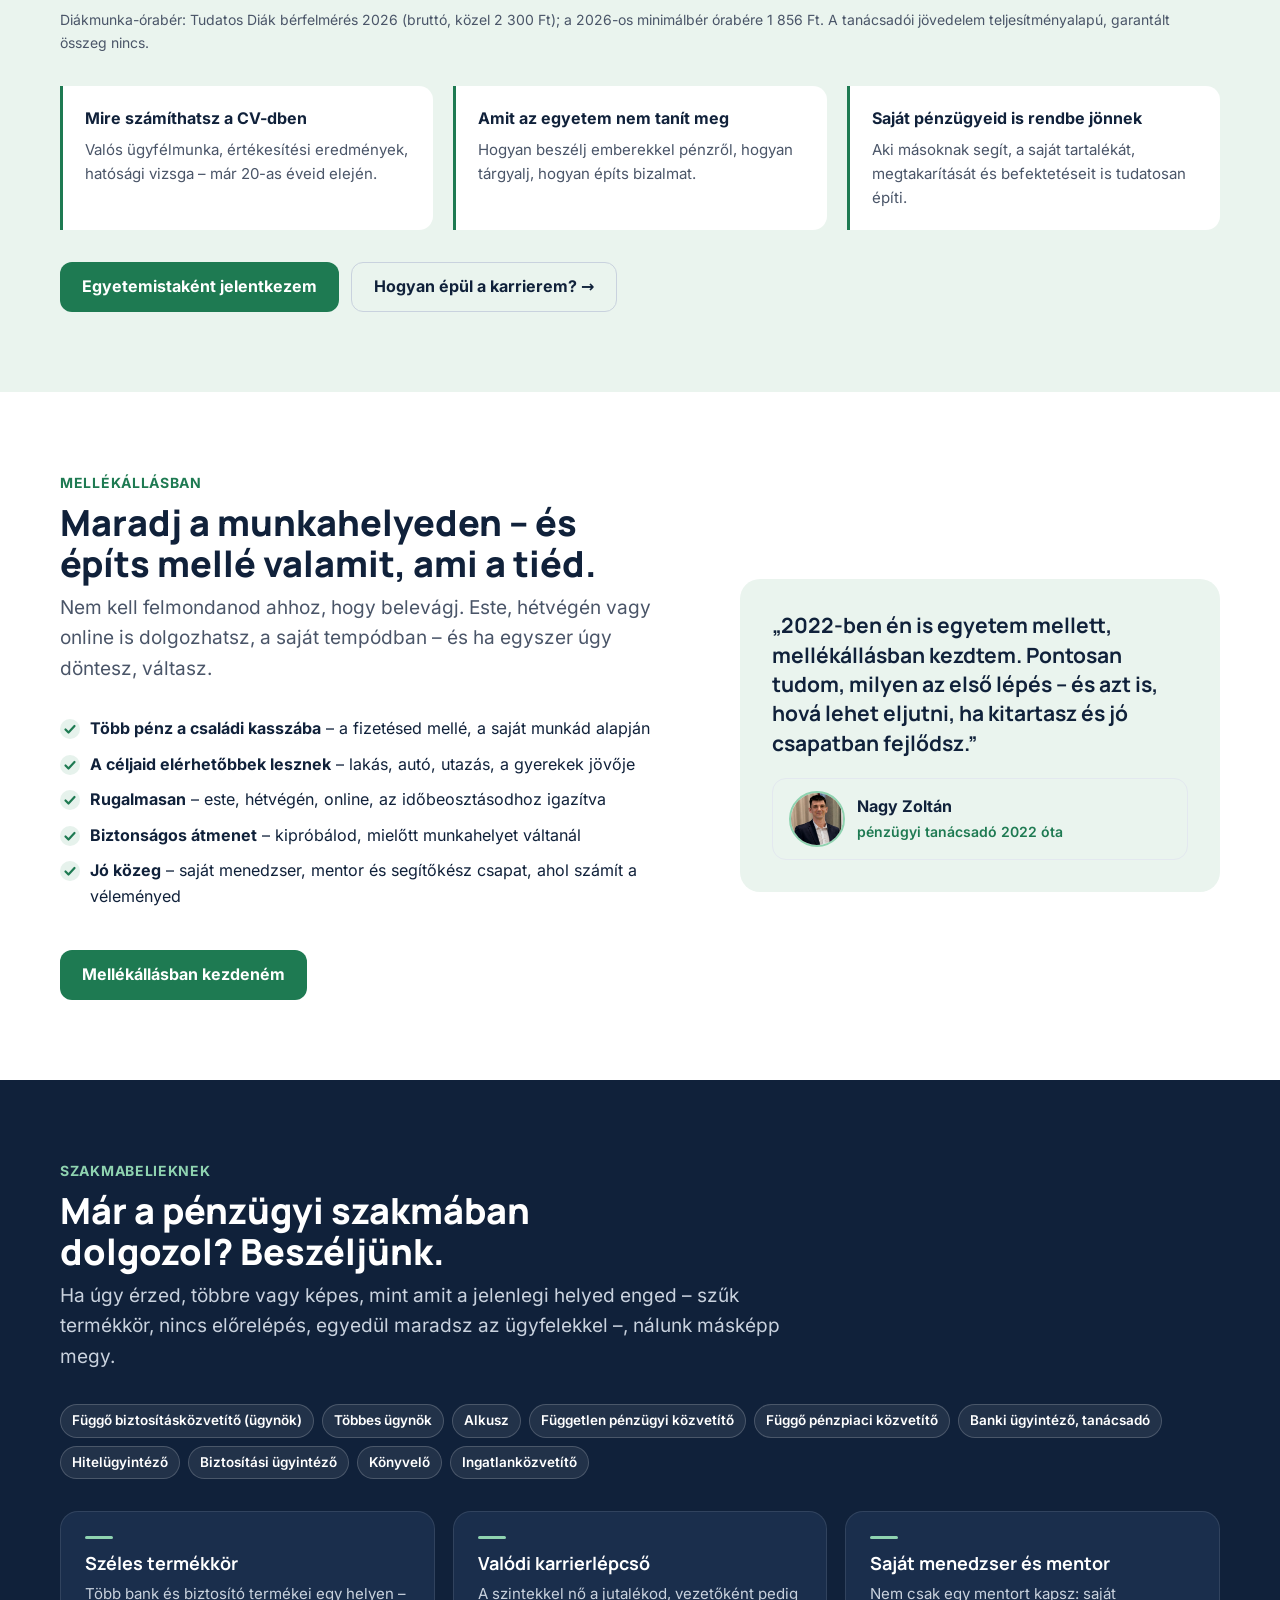
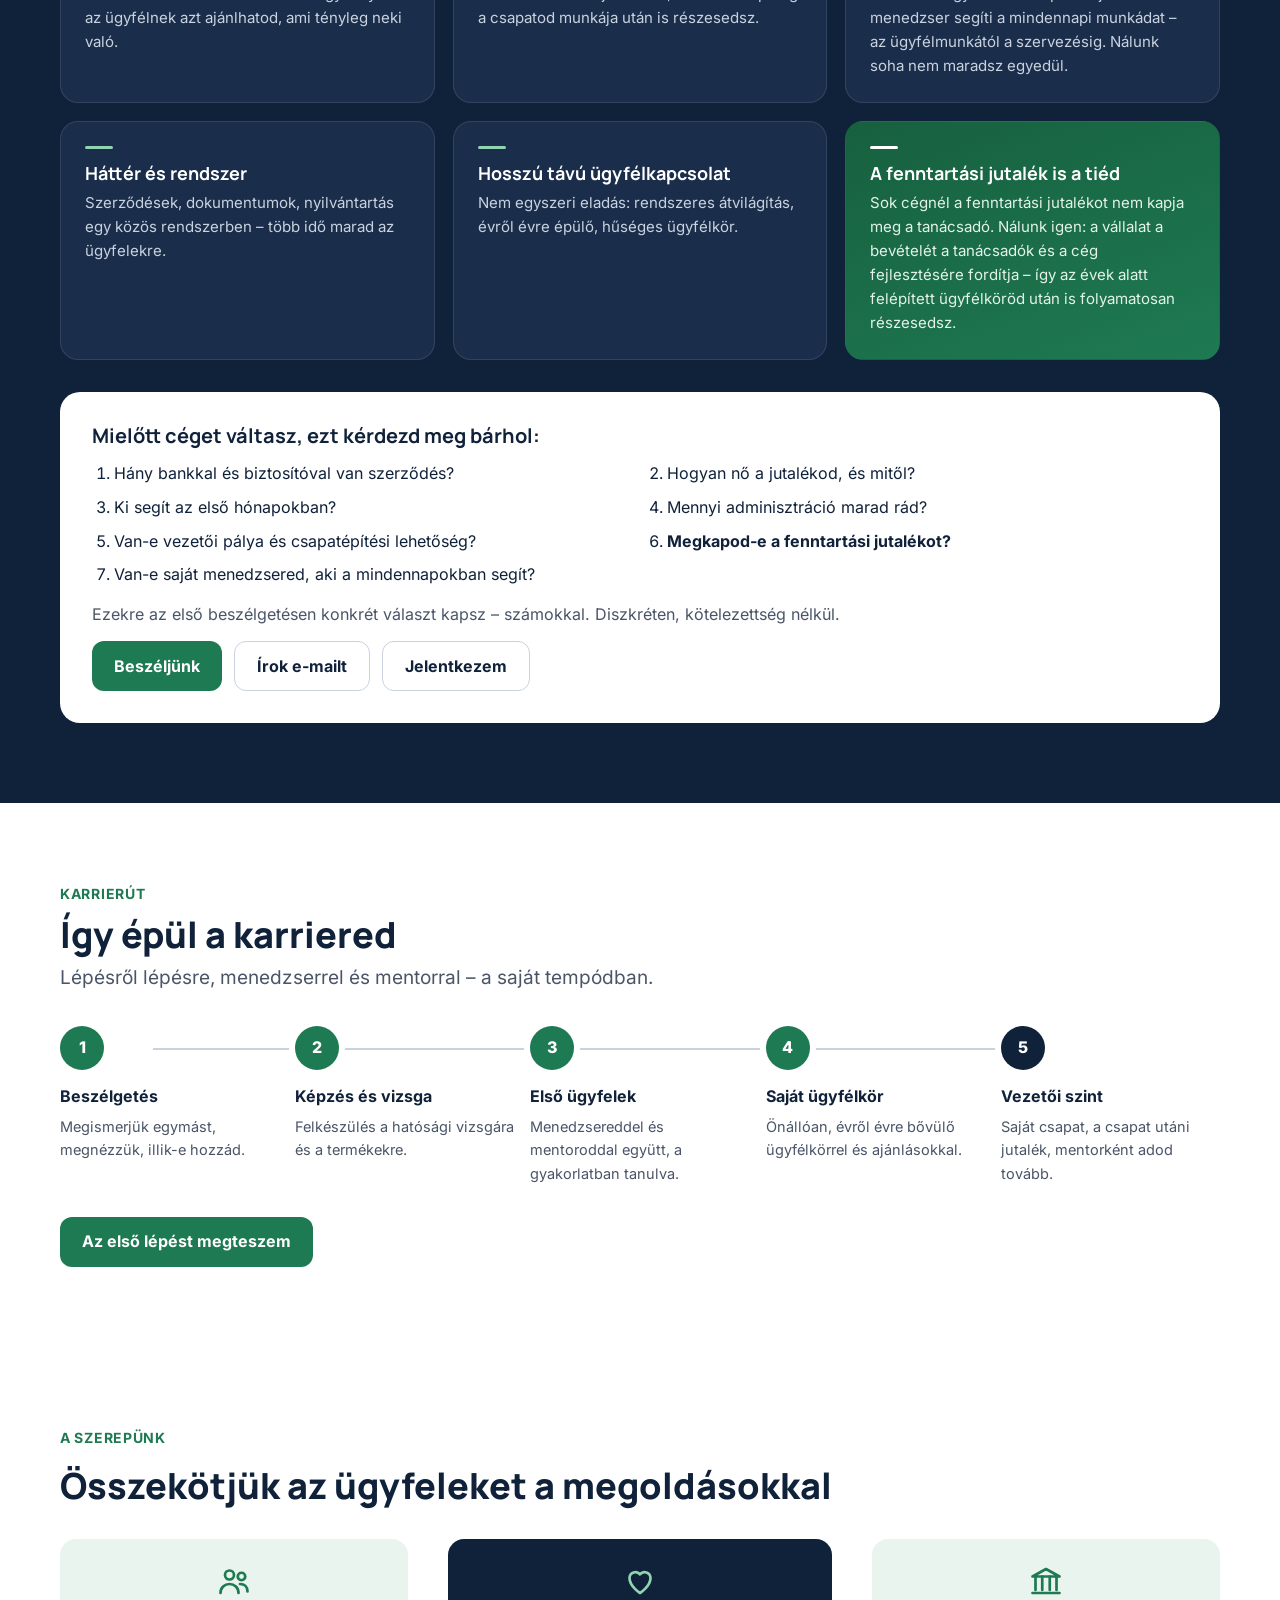
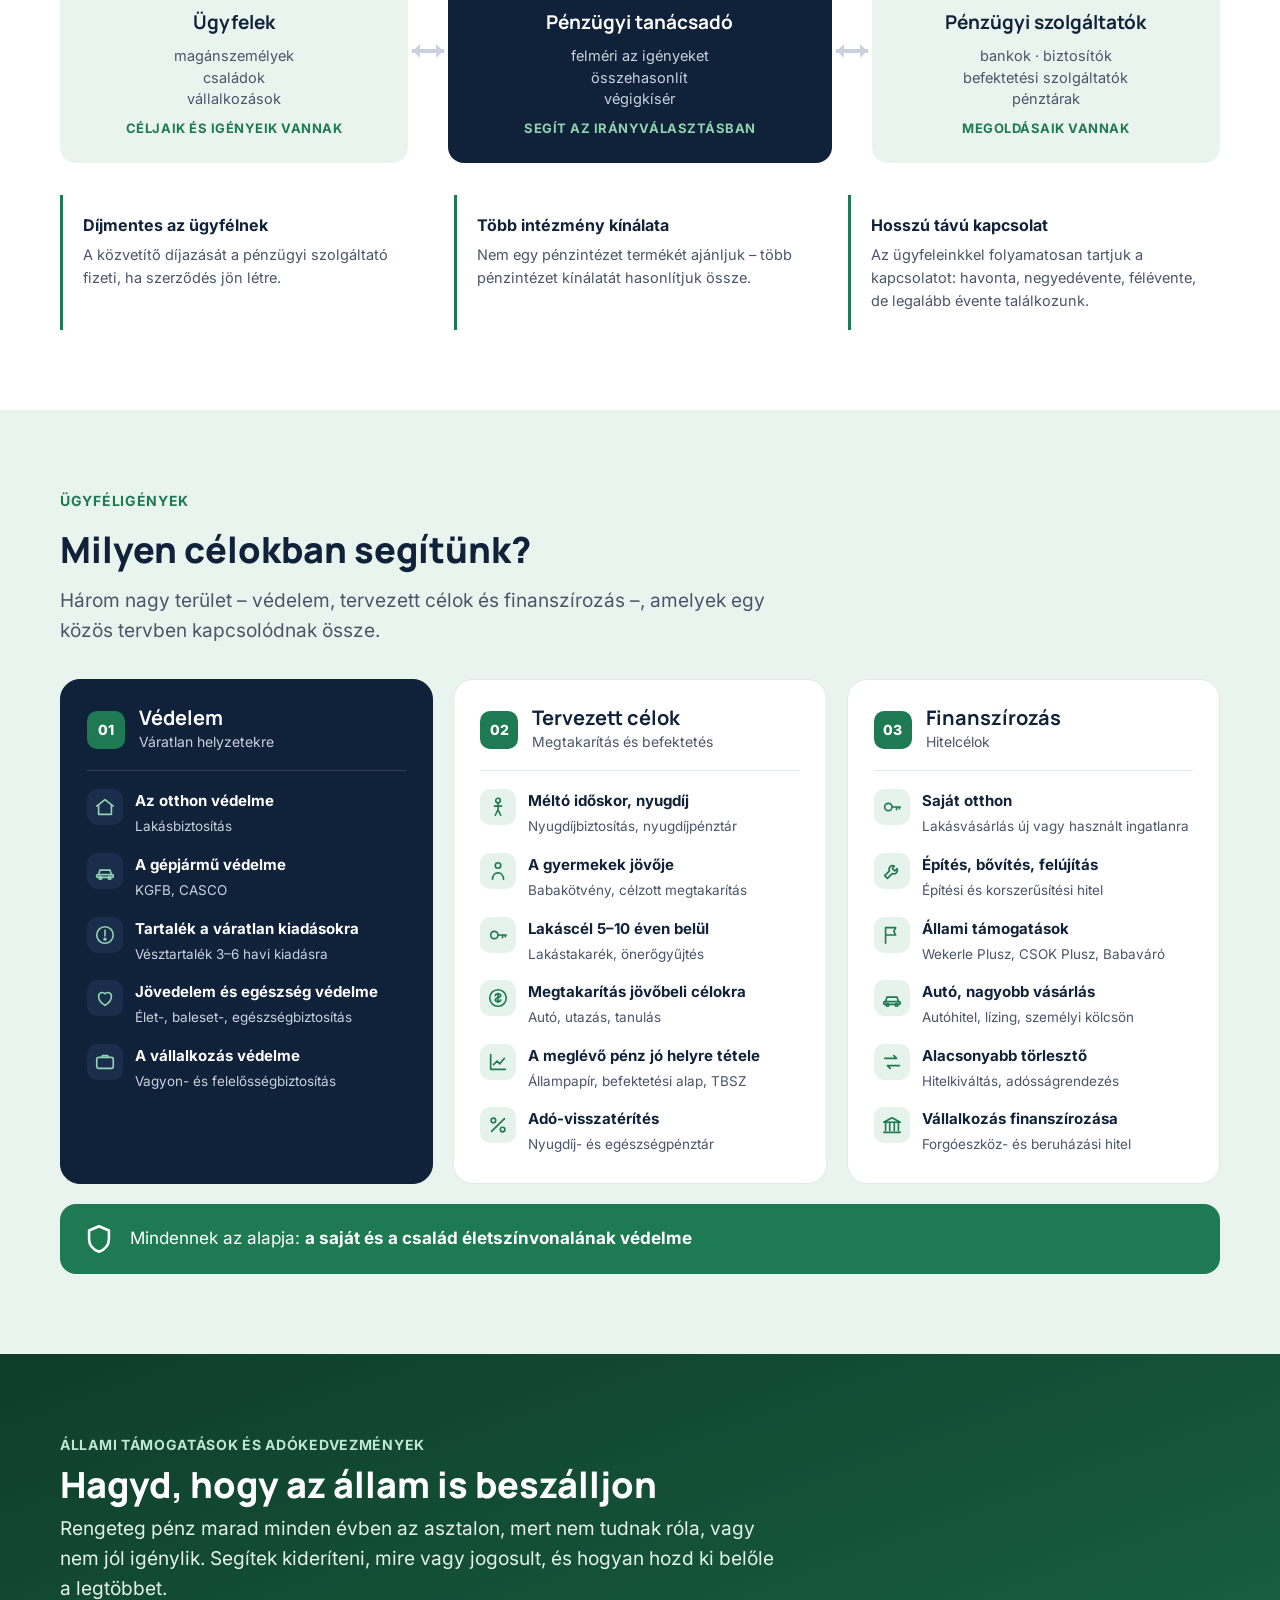
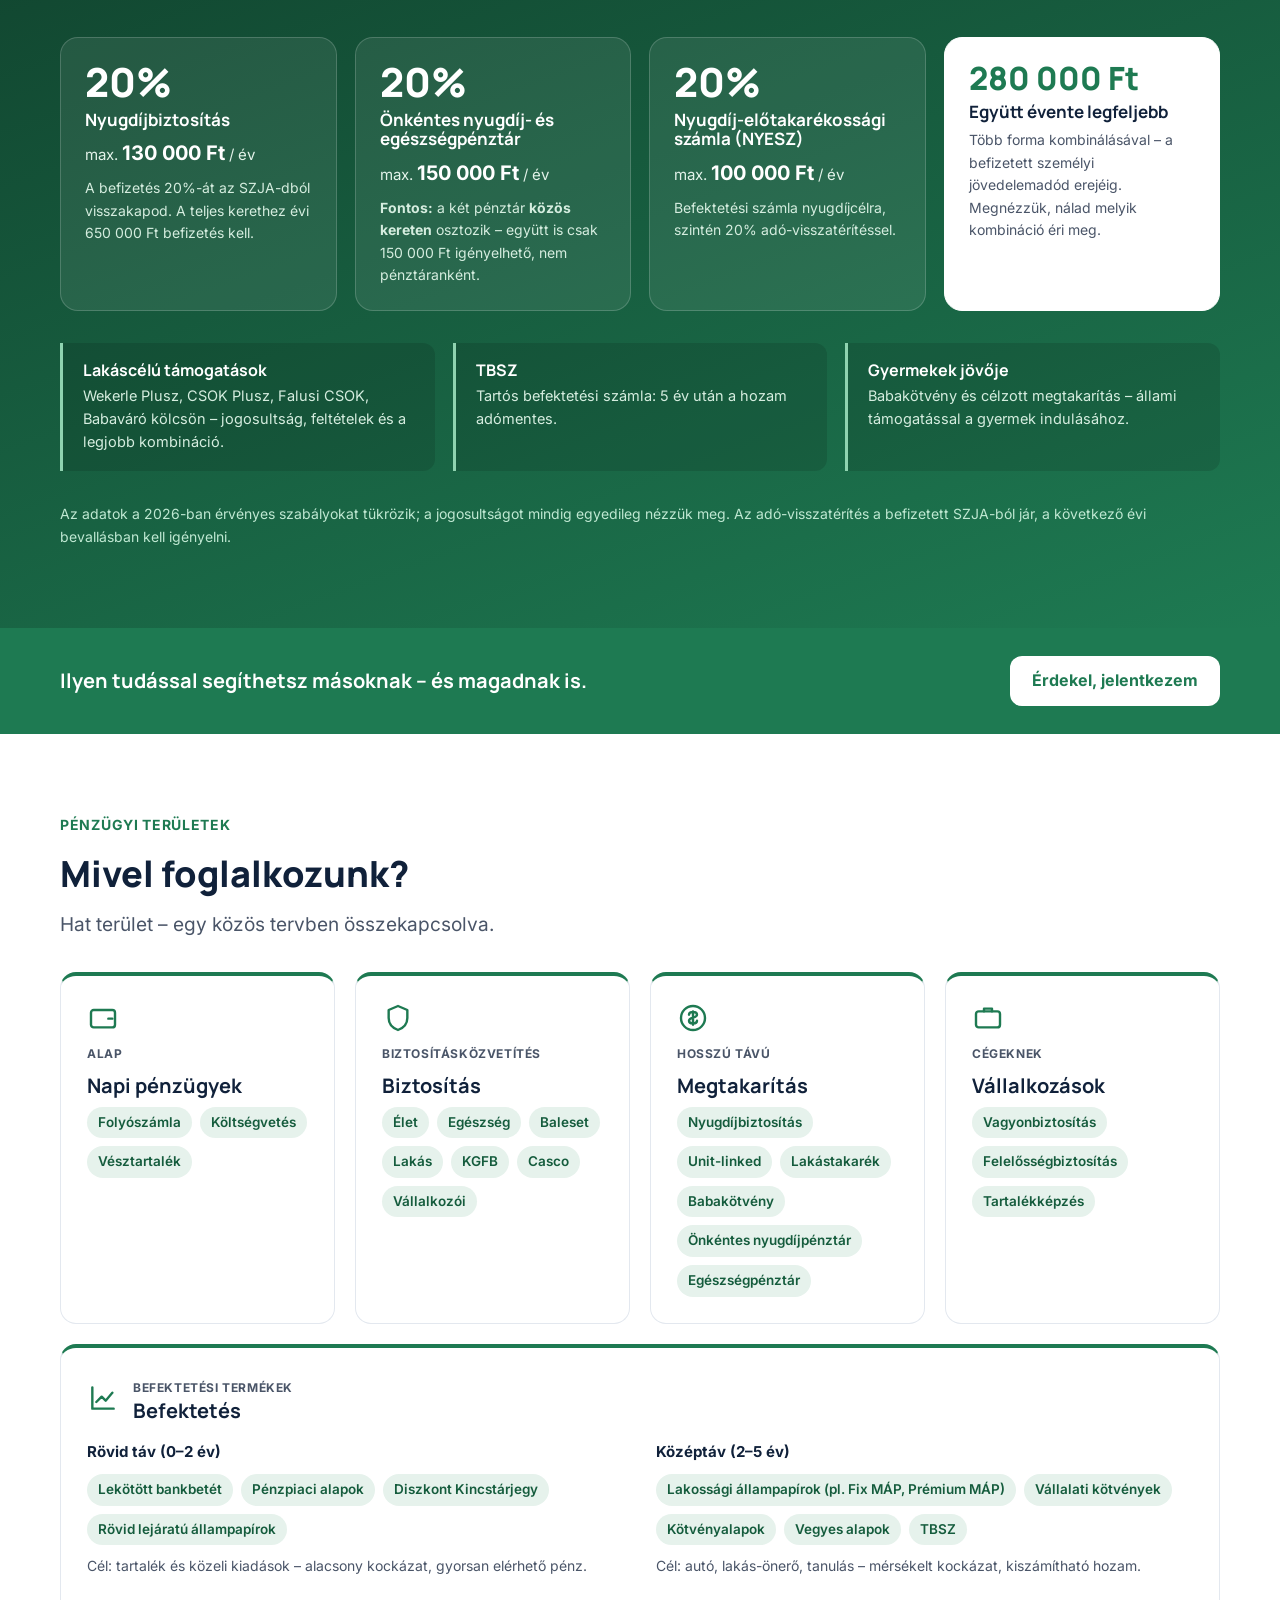
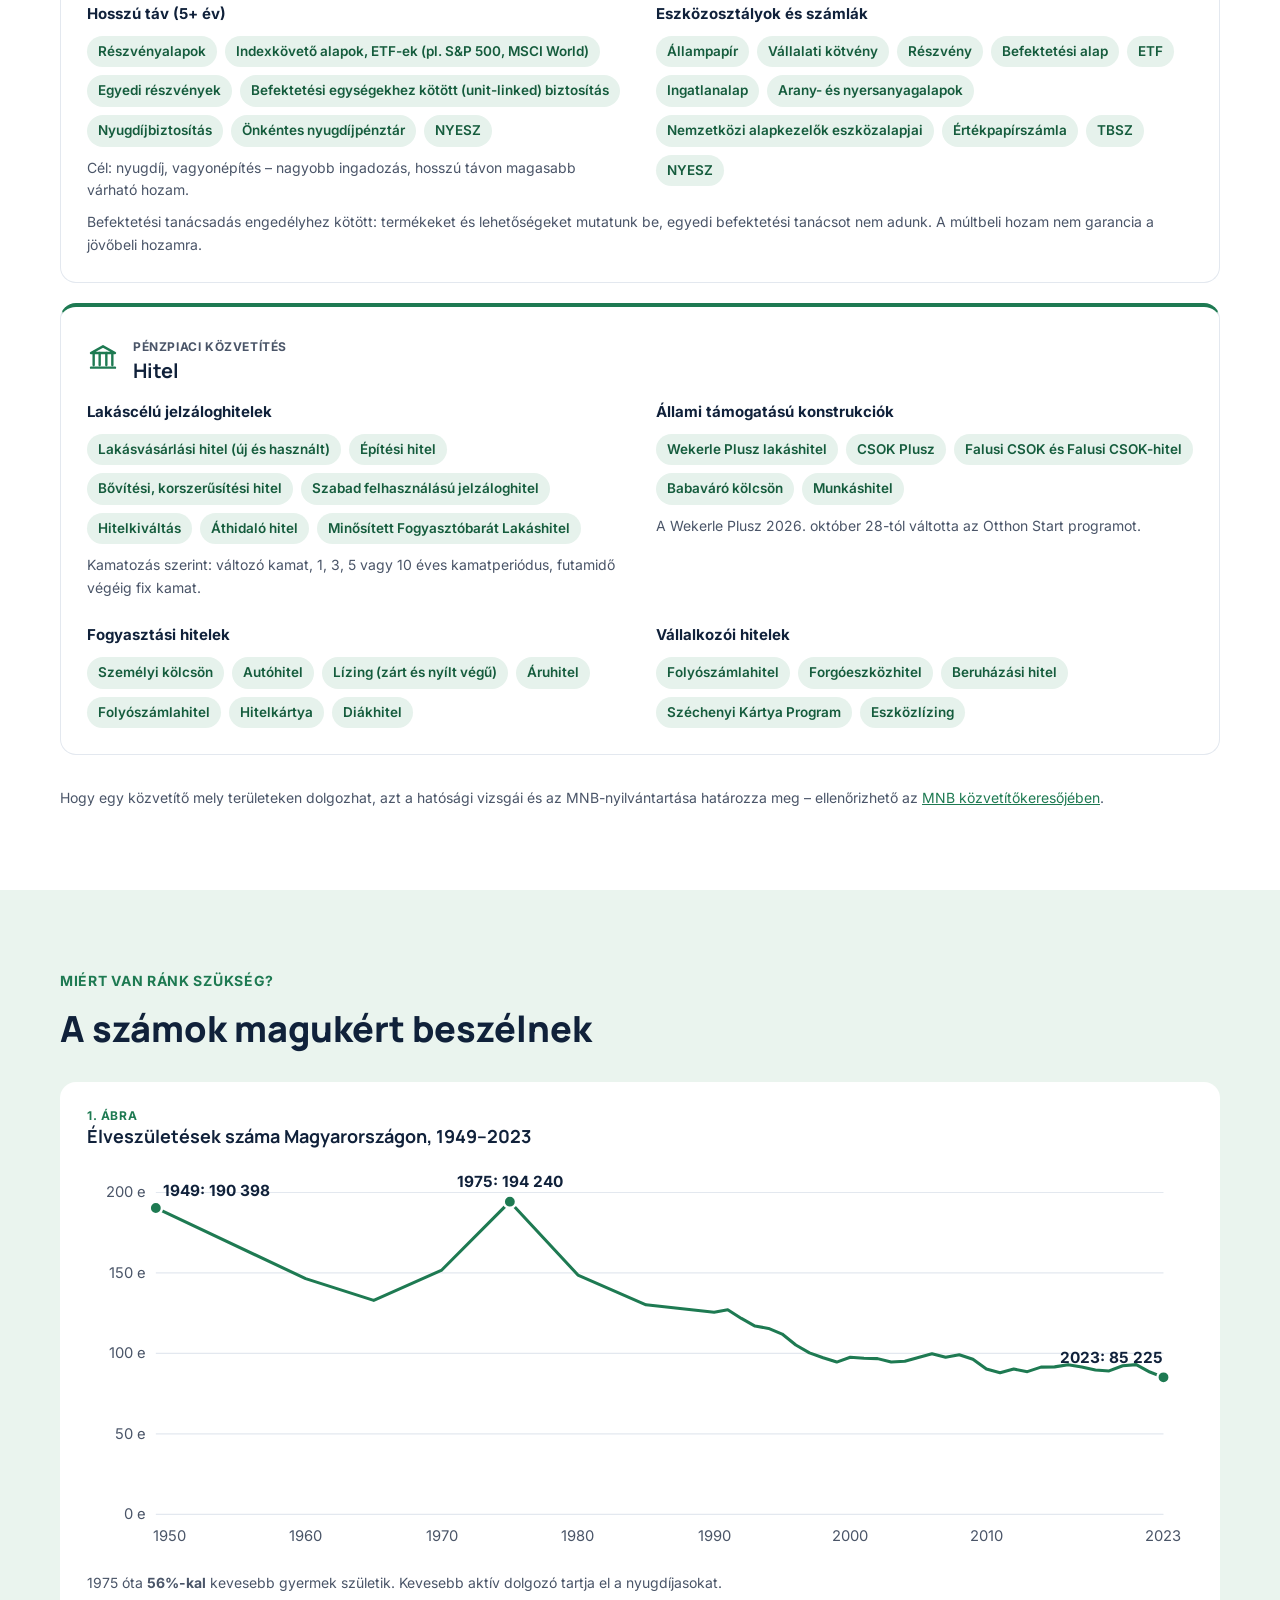
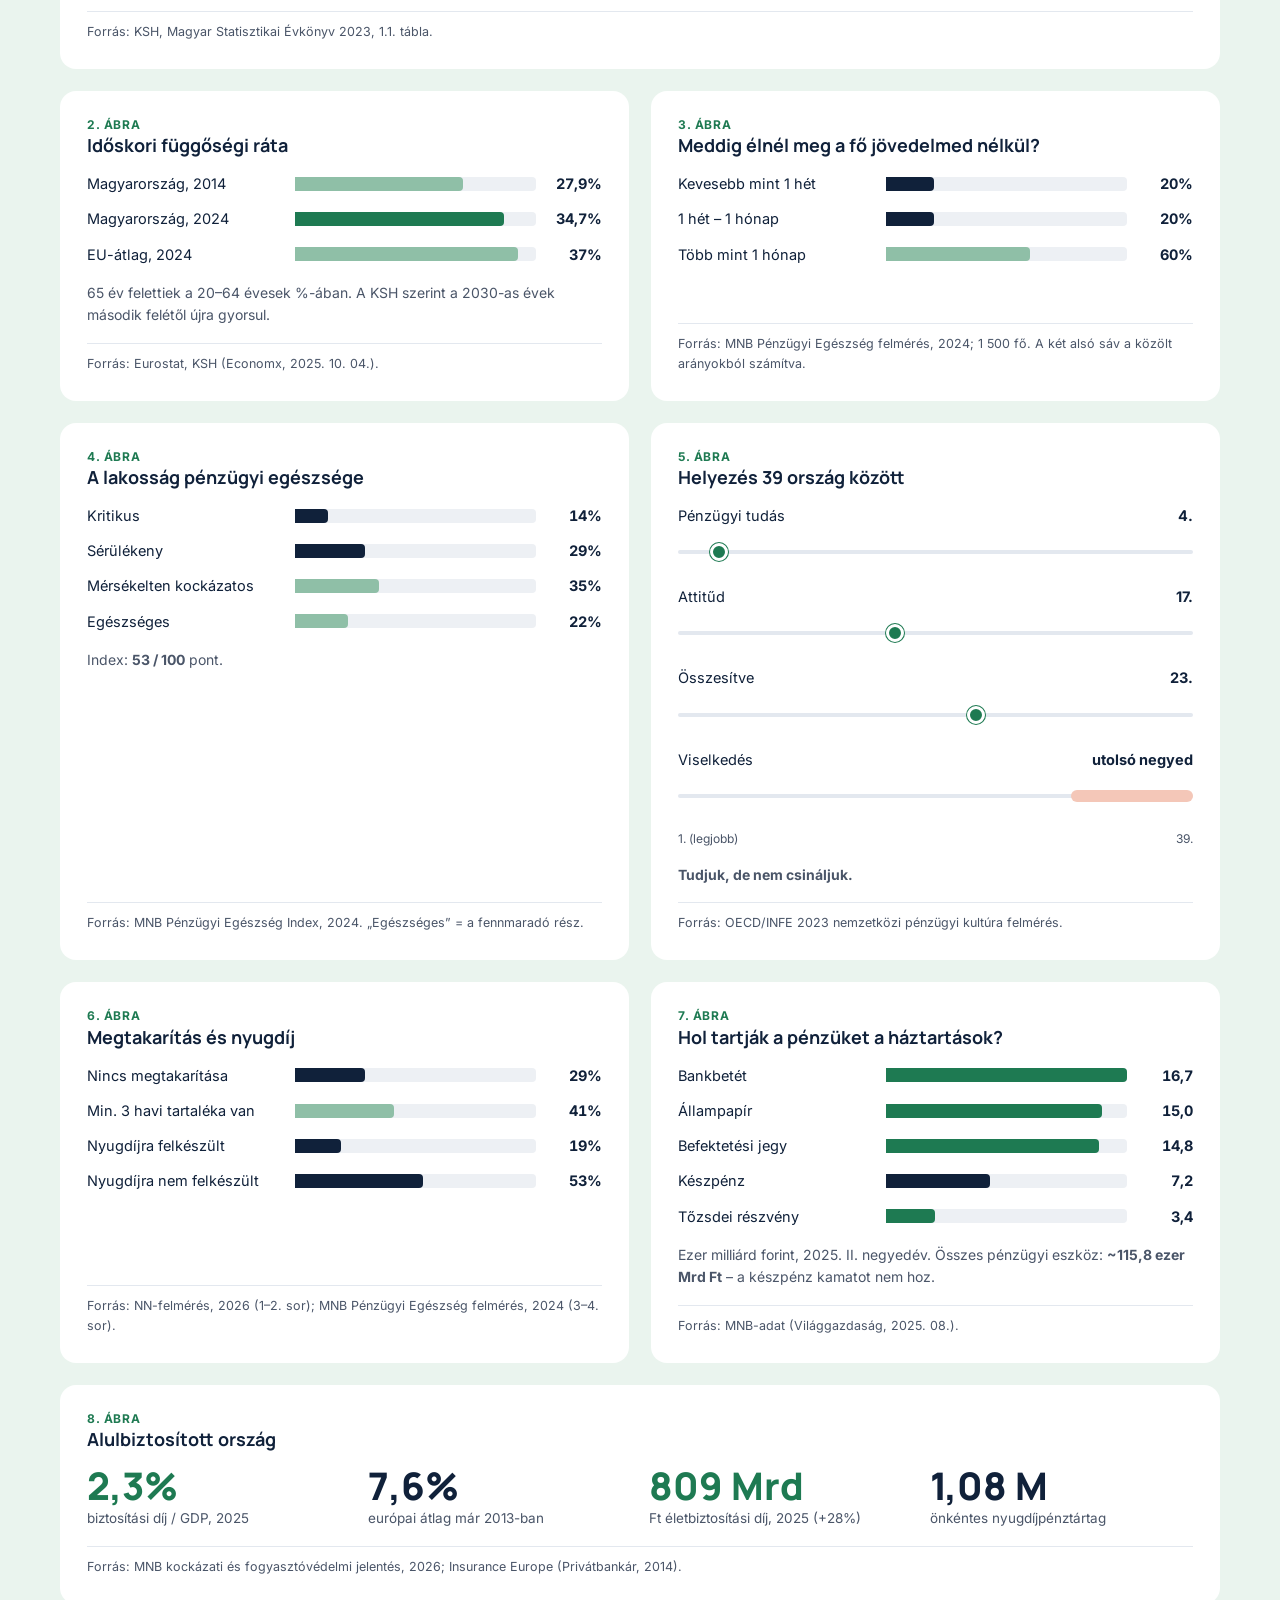
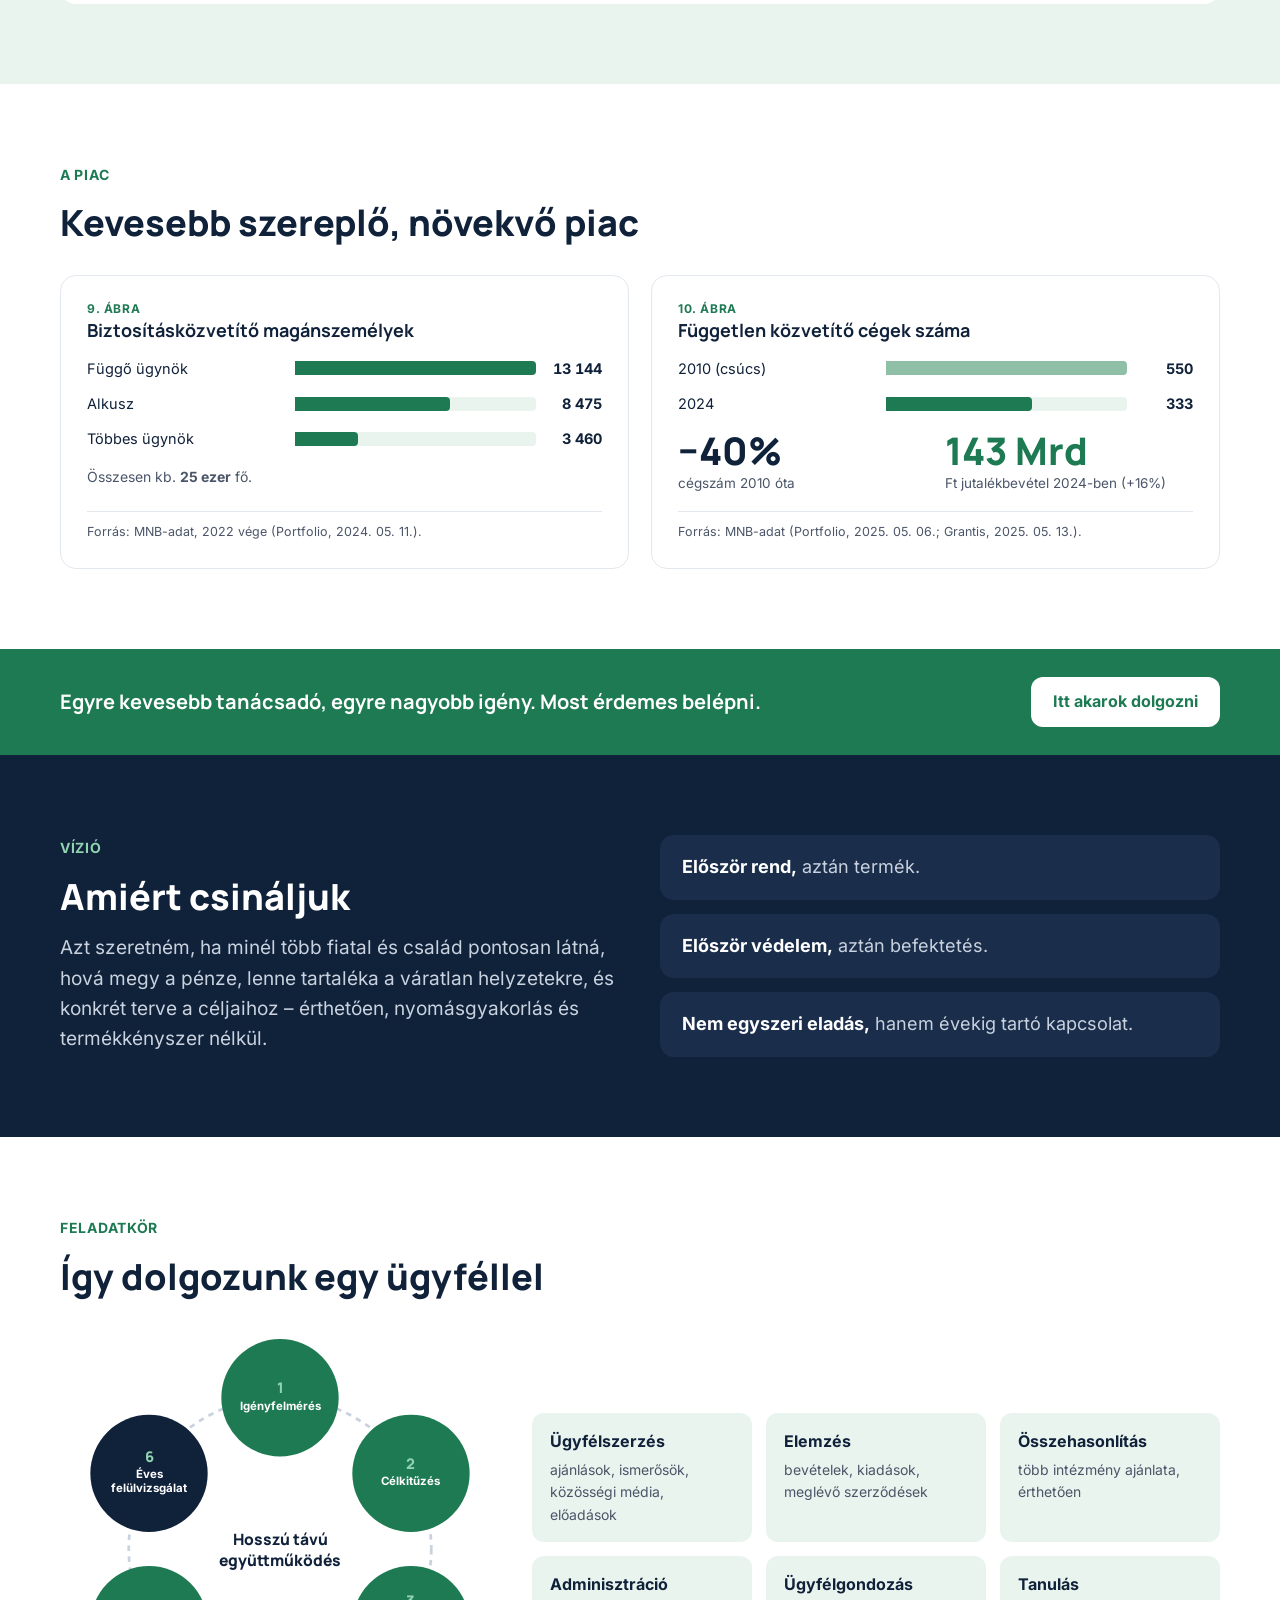
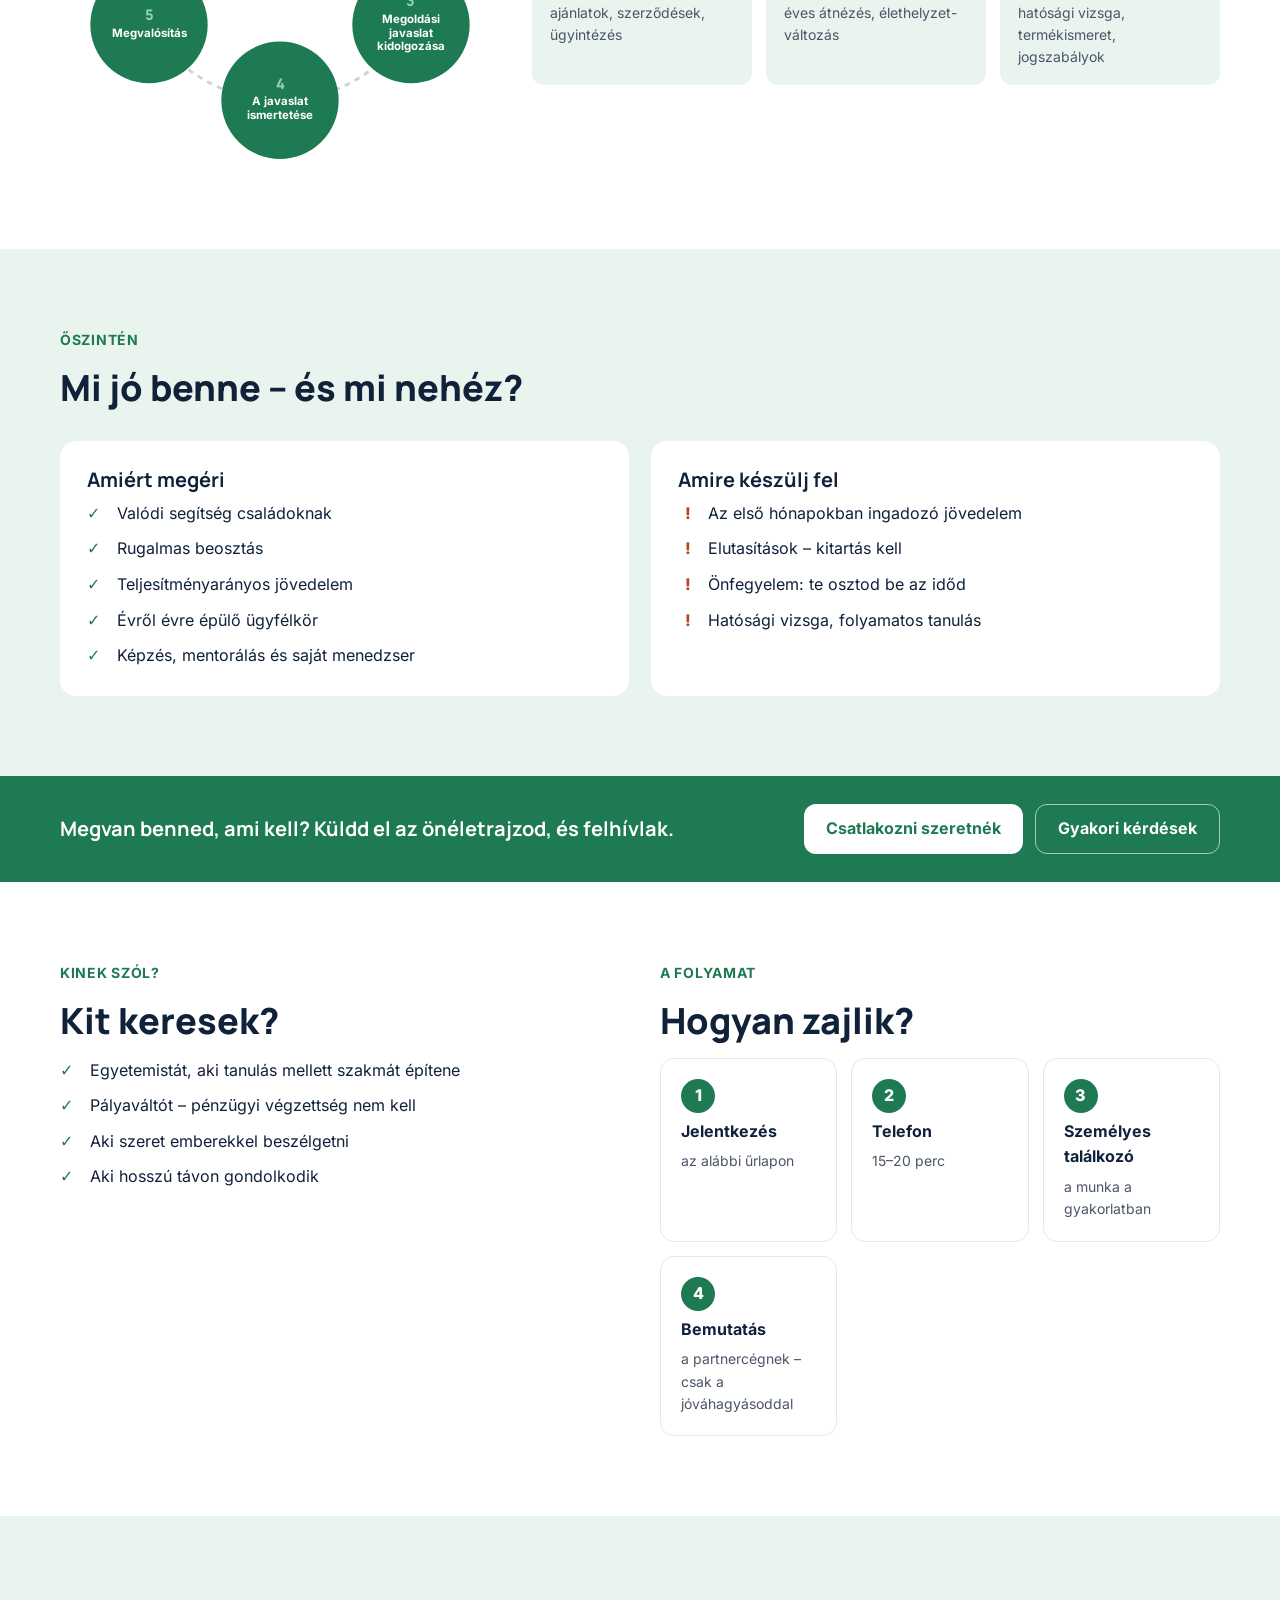
<file: karrier.html>
<!doctype html>
<html lang="hu">
<head>
  <meta charset="utf-8">
  <meta name="viewport" content="width=device-width, initial-scale=1">
  <title>Pénzügyi tanácsadói pálya – vízió, feladatok, piac | NZ Akadémia</title>
  <meta name="description" content="Miért van szükség jó pénzügyi tanácsadókra Magyarországon? Számok, pénzügyi területek, feladatkör, és hogyan jelentkezhetsz.">
  <link rel="stylesheet" href="assets/style.css?v=2611261755">
  <script defer src="https://cloud.umami.is/script.js" data-website-id="2bbd9b21-e118-43c6-a43f-94f564ebd75c" data-domains="nzakademia.hu,www.nzakademia.hu,nagyzoltan25.github.io"></script>
  <link rel="icon" type="image/svg+xml" href="assets/logo-mark.svg">
<script>(function(){try{var t=localStorage.getItem("nz-theme");if(!t)t=matchMedia("(prefers-color-scheme: dark)").matches?"dark":"light";document.documentElement.setAttribute("data-theme",t)}catch(e){}})();</script>
</head>
<body>
<!-- ===== FEJLÉC (minden oldalon ugyanez; ha módosítod, mindegyikben írd át) ===== -->
<header class="site-header">
  <div class="wrap">
    <a class="logo" href="index.html"><img src="assets/logo-mark.svg" width="42" height="42" alt=""><span class="logo-text">NZ Akadémia<small>Nagy Zoltán · Értékes tudás, érthetően</small></span></a>
    <button class="theme-btn" type="button" aria-label="Nappali / éjszakai mód váltása" title="Nappali / éjszakai mód"><svg class="sun" viewBox="0 0 24 24"><circle cx="12" cy="12" r="4"/><path d="M12 2v2M12 20v2M4.9 4.9l1.4 1.4M17.7 17.7l1.4 1.4M2 12h2M20 12h2M4.9 19.1l1.4-1.4M17.7 6.3l1.4-1.4"/></svg><svg class="moon" viewBox="0 0 24 24"><path d="M20 14.5A8 8 0 0 1 9.5 4 8 8 0 1 0 20 14.5z"/></svg></button>
    <button class="menu-btn" aria-expanded="false" aria-controls="fomenu">Menü</button>
    <nav class="nav" id="fomenu" aria-label="Fő menü">
      <a href="rolam.html">Rólam · Kapcsolat</a>
      <a href="korrepetalas.html">Korrepetálás</a>
      <a href="tanacsadas.html">Pénzügyi tanácsadás</a>
      <a href="kalkulatorok.html">Kalkulátorok</a>
      <a href="tudastar.html">Tudástár</a>
      <a href="bolt.html">Bolt</a>
      <a href="karrier.html" aria-current="page">Karrier</a>
      <a class="btn" href="index.html#foglalas">Időpontfoglalás</a>
    </nav>
  </div>
</header>

<main>

<section class="section dark">
  <div class="wrap stack">
    <span class="eyebrow">Karrier · Pénzügyi tanácsadói pálya</span>
    <h1>Legyél pénzügyi tanácsadó – tanulás mellett, munka mellett vagy főállásban.</h1>
    <p class="lead">Pénzügyi tanácsadói pálya egyetemistáknak, mellékállásban kezdőknek és a szakmában már dolgozó kollégáknak. Rugalmas beosztás, teljesítményarányos jövedelem, saját menedzser és mentor melletted – és egy szakma, ami évről évre épül.</p>
    <div class="btn-row"><a class="btn" href="#jelentkezes" data-umami-event="karrier-hero-jelentkezem">Jelentkezem</a><a class="btn ghost" href="#kinek">Kinek szól? →</a></div>
    <div class="stats">
      <div class="stat"><strong>40%</strong><span>legfeljebb 1 hónapig élne meg jövedelem nélkül<br>(MNB, 2024)</span></div>
      <div class="stat"><strong>−56%</strong><span>születésszám 1975 óta<br>(KSH)</span></div>
      <div class="stat"><strong>19%</strong><span>érzi magát felkészültnek a nyugdíjra<br>(MNB, 2024)</span></div>
      <div class="stat"><strong>2,3%</strong><span>biztosítási díjak a GDP arányában<br>(MNB, 2025)</span></div>
    </div>
  </div>
</section>

<!-- MIÉRT CSINÁLOM -->
<section class="section why-me">
  <div class="wrap why-me-grid">
    <img class="why-me-photo" src="assets/zoli-portre.jpg" width="800" height="800" alt="Nagy Zoltán">
    <div class="stack-lg">
      <div class="sec-head"><span class="eyebrow">Miért csinálom</span><h2>Nem a pénz hajt – hanem az, hogy valódi értéket adjak.</h2></div>
      <div class="why-me-text">
        <p>Nagyon korán megtanultam, mit jelent a munka. Gyerekkorom óta dolgoztam fizikai munkákban – raktárakban, építkezéseken, sokféle helyen és közegben. Ezek a tapasztalatok megtanítottak kitartani, alkalmazkodni, és akkor is dolgozni, amikor nehéz.</p>
        <p>Közben mindig ott volt bennem, hogy többet szeretnék: nem csak dolgozni, hanem olyan munkát végezni, ami másoknak is kapaszkodót ad. Ezért vonzott a vállalkozói út – még akkor is, amikor nem tudtam pontosan, mit jelent vállalkozni. Ma már tudom: felelősséget, folyamatos tanulást és gerincet.</p>
        <p>2022-ben egyetem mellett kezdtem pénzügyi tanácsadóként, és itt találtam meg, amit kerestem: érthetően tudok segíteni, és ott lehetek az emberek mellett olyan döntésekben, amelyek hosszú távon számítanak nekik. Vállalkozóként dolgozom, de nem egyedül – szakmai háttérrel, mentorálással, és olyan emberek között, akik előrébb járnak, és akiktől minden nap tanulhatok.</p>
        <p><b>Ezt adom tovább mindenkinek, aki hozzánk csatlakozik:</b> tisztességes, érthető munkát, valódi támogatást, és egy pályát, ahol emberként és vállalkozóként is napról napra fejlődhetsz.</p>
      </div>
      <div class="why-me-sign"><b>Nagy Zoltán</b><span>pénzügyi tanácsadó 2022 óta · MNB-nyilvántartott pénzügyi közvetítő</span></div>
      <div class="btn-row"><a class="btn" href="#jelentkezes" data-umami-event="karrier-miert-jelentkezem">Csatlakozom</a><a class="btn" href="tel:+36301966102" data-umami-event="karrier-miert-hivas">Beszéljünk</a></div>
    </div>
  </div>
</section>

<!-- KINEK SZÓL -->
<section class="section" id="kinek">
  <div class="wrap stack-lg">
    <div class="sec-head"><span class="eyebrow">Kinek szól?</span><h2>Három út, egy közös cél</h2><p class="lead">Mindegy, honnan indulsz – a lényeg, hogy hosszú távon gondolkodj és szeress emberekkel foglalkozni.</p></div>
    <div class="persona-grid">
      <a class="persona" href="#diakoknak"><span class="p-ico"><svg class="ic" viewBox="0 0 24 24" aria-hidden="true"><path d="M12 3l9 5-9 5-9-5 9-5z"/><path d="M7 10.5V15c0 1.5 2.2 3 5 3s5-1.5 5-3v-4.5"/></svg></span><h3>Egyetemista vagy</h3><p>Diákmunka helyett olyan szakma, ami a CV-dben és a bankszámládon is látszik.</p><span class="p-link">Ez vagyok →</span></a>
      <a class="persona" href="#mellekallas"><span class="p-ico"><svg class="ic" viewBox="0 0 24 24" aria-hidden="true"><rect x="3" y="7" width="18" height="12" rx="2"/><path d="M9 7V5h6v2"/></svg></span><h3>Mellékállásban kezdenéd</h3><p>A munkahelyed mellett építenél valamit, ami a tiéd – több pénz a családi kasszába.</p><span class="p-link">Ez vagyok →</span></a>
      <a class="persona" href="#szakmabelieknek"><span class="p-ico"><svg class="ic" viewBox="0 0 24 24" aria-hidden="true"><path d="M12 3l2.7 5.6 6.1.9-4.4 4.3 1 6.1L12 17l-5.4 2.9 1-6.1-4.4-4.3 6.1-.9z"/></svg></span><h3>Már a szakmában dolgozol</h3><p>Ügynök, alkusz, banki vagy biztosítási ügyintéző, könyvelő – és többet várnál a jelenlegi helyedtől.</p><span class="p-link">Ez vagyok →</span></a>
    </div>
  </div>
</section>

<!-- DIÁKOKNAK -->
<section class="section alt" id="diakoknak">
  <div class="wrap stack-lg">
    <div class="sec-head"><span class="eyebrow">Egyetemistáknak</span><h2>Diákmunka vagy olyan szakma, ami már most épül?</h2>
      <p class="lead">A diákmunka pénzt ad, amíg dolgozol. Ez a pálya pénzt, tapasztalatot és ügyfélkört ad – ami akkor is megmarad, amikor diplomát szerzel.</p></div>
    <div class="cmp-wrap">
      <table class="cmp">
        <thead><tr><th></th><th>Átlagos diákmunka</th><th class="hl">Pénzügyi tanácsadói pálya</th></tr></thead>
        <tbody>
          <tr><th>Jövedelem</th><td data-label="Diákmunka">Órabér – 2026-ban átlagosan bruttó ~2 300 Ft</td><td class="hl" data-label="Tanácsadói pálya">Teljesítményarányos jutalék, felső határ nélkül – a szintekkel együtt nő</td></tr>
          <tr><th>Ami megmarad</th><td data-label="Diákmunka">Ha abbahagyod, nem marad semmi</td><td class="hl" data-label="Tanácsadói pálya">Évről évre bővülő ügyfélkör és ajánlások</td></tr>
          <tr><th>Tapasztalat</th><td data-label="Diákmunka">Többnyire betanított munka</td><td class="hl" data-label="Tanácsadói pálya">Értékesítés, tárgyalás, pénzügyek, ügyfélkezelés – minden munkáltató keresi</td></tr>
          <tr><th>Képesítés</th><td data-label="Diákmunka">Általában nincs</td><td class="hl" data-label="Tanácsadói pálya">Hatósági pénzügyi vizsga és MNB-nyilvántartás</td></tr>
          <tr><th>Beosztás</th><td data-label="Diákmunka">Műszakok, kötött időpontok</td><td class="hl" data-label="Tanácsadói pálya">Te osztod be – az órarendedhez és a vizsgaidőszakhoz igazítva</td></tr>
          <tr><th>Fejlődés</th><td data-label="Diákmunka">Ugyanaz a feladat</td><td class="hl" data-label="Tanácsadói pálya">Karrierlépcső tanácsadótól vezetőig, saját csapattal</td></tr>
          <tr><th>Amire készülj</th><td data-label="Diákmunka">Kiszámítható, fix bér</td><td class="hl" data-label="Tanácsadói pálya">Az első hónapokban ingadozó jövedelem – ezért kezdheted tanulás mellett</td></tr>
        </tbody>
      </table>
    </div>
    <p class="small muted">Diákmunka-órabér: Tudatos Diák bérfelmérés 2026 (bruttó, közel 2 300 Ft); a 2026-os minimálbér órabére 1 856 Ft. A tanácsadói jövedelem teljesítményalapú, garantált összeg nincs.</p>
    <div class="cv-grid">
      <div class="cv"><b>Mire számíthatsz a CV-dben</b><span>Valós ügyfélmunka, értékesítési eredmények, hatósági vizsga – már 20-as éveid elején.</span></div>
      <div class="cv"><b>Amit az egyetem nem tanít meg</b><span>Hogyan beszélj emberekkel pénzről, hogyan tárgyalj, hogyan építs bizalmat.</span></div>
      <div class="cv"><b>Saját pénzügyeid is rendbe jönnek</b><span>Aki másoknak segít, a saját tartalékát, megtakarítását és befektetéseit is tudatosan építi.</span></div>
    </div>
    <div class="btn-row"><a class="btn" href="#jelentkezes" data-umami-event="karrier-diak-jelentkezem">Egyetemistaként jelentkezem</a><a class="btn ghost" href="#karrierut">Hogyan épül a karrierem? →</a></div>
  </div>
</section>

<!-- MELLÉKÁLLÁS -->
<section class="section" id="mellekallas">
  <div class="wrap side-grid">
    <div class="stack-lg">
      <div class="sec-head"><span class="eyebrow">Mellékállásban</span><h2>Maradj a munkahelyeden – és építs mellé valamit, ami a tiéd.</h2>
        <p class="lead">Nem kell felmondanod ahhoz, hogy belevágj. Este, hétvégén vagy online is dolgozhatsz, a saját tempódban – és ha egyszer úgy döntesz, váltasz.</p></div>
      <ul class="ticks">
        <li><b>Több pénz a családi kasszába</b> – a fizetésed mellé, a saját munkád alapján</li>
        <li><b>A céljaid elérhetőbbek lesznek</b> – lakás, autó, utazás, a gyerekek jövője</li>
        <li><b>Rugalmasan</b> – este, hétvégén, online, az időbeosztásodhoz igazítva</li>
        <li><b>Biztonságos átmenet</b> – kipróbálod, mielőtt munkahelyet váltanál</li>
        <li><b>Jó közeg</b> – saját menedzser, mentor és segítőkész csapat, ahol számít a véleményed</li>
      </ul>
      <div class="btn-row"><a class="btn" href="#jelentkezes" data-umami-event="karrier-mellek-jelentkezem">Mellékállásban kezdeném</a></div>
    </div>
    <aside class="quote-card"><p>„2022-ben én is egyetem mellett, mellékállásban kezdtem. Pontosan tudom, milyen az első lépés – és azt is, hová lehet eljutni, ha kitartasz és jó csapatban fejlődsz.”</p><div class="adv-me dark-text"><img src="assets/zoli-portre.jpg" width="56" height="56" alt=""><div><b>Nagy Zoltán</b><span>pénzügyi tanácsadó 2022 óta</span></div></div></aside>
  </div>
</section>

<!-- SZAKMABELIEKNEK -->
<section class="section dark" id="szakmabelieknek">
  <div class="wrap stack-lg">
    <div class="sec-head"><span class="eyebrow">Szakmabelieknek</span><h2>Már a pénzügyi szakmában dolgozol? Beszéljünk.</h2>
      <p class="lead">Ha úgy érzed, többre vagy képes, mint amit a jelenlegi helyed enged – szűk termékkör, nincs előrelépés, egyedül maradsz az ügyfelekkel –, nálunk másképp megy.</p></div>
    <div class="chips role-chips"><span class="pchip">Függő biztosításközvetítő (ügynök)</span><span class="pchip">Többes ügynök</span><span class="pchip">Alkusz</span><span class="pchip">Független pénzügyi közvetítő</span><span class="pchip">Függő pénzpiaci közvetítő</span><span class="pchip">Banki ügyintéző, tanácsadó</span><span class="pchip">Hitelügyintéző</span><span class="pchip">Biztosítási ügyintéző</span><span class="pchip">Könyvelő</span><span class="pchip">Ingatlanközvetítő</span></div>
    <div class="why-grid">
      <div class="why"><h3>Széles termékkör</h3><p>Több bank és biztosító termékei egy helyen – az ügyfélnek azt ajánlhatod, ami tényleg neki való.</p></div>
      <div class="why"><h3>Valódi karrierlépcső</h3><p>A szintekkel nő a jutalékod, vezetőként pedig a csapatod munkája után is részesedsz.</p></div>
      <div class="why"><h3>Saját menedzser és mentor</h3><p>Nem csak egy mentort kapsz: saját menedzser segíti a mindennapi munkádat – az ügyfélmunkától a szervezésig. Nálunk soha nem maradsz egyedül.</p></div>
      <div class="why"><h3>Háttér és rendszer</h3><p>Szerződések, dokumentumok, nyilvántartás egy közös rendszerben – több idő marad az ügyfelekre.</p></div>
      <div class="why"><h3>Hosszú távú ügyfélkapcsolat</h3><p>Nem egyszeri eladás: rendszeres átvilágítás, évről évre épülő, hűséges ügyfélkör.</p></div>
      <div class="why why-hl"><h3>A fenntartási jutalék is a tiéd</h3><p>Sok cégnél a fenntartási jutalékot nem kapja meg a tanácsadó. Nálunk igen: a vállalat a bevételét a tanácsadók és a cég fejlesztésére fordítja – így az évek alatt felépített ügyfélköröd után is folyamatosan részesedsz.</p></div>
    </div>
    <div class="ask-card">
      <h3>Mielőtt céget váltasz, ezt kérdezd meg bárhol:</h3>
      <ol class="ask-list"><li>Hány bankkal és biztosítóval van szerződés?</li><li>Hogyan nő a jutalékod, és mitől?</li><li>Ki segít az első hónapokban?</li><li>Mennyi adminisztráció marad rád?</li><li>Van-e vezetői pálya és csapatépítési lehetőség?</li><li><b>Megkapod-e a fenntartási jutalékot?</b></li><li>Van-e saját menedzsered, aki a mindennapokban segít?</li></ol>
      <p>Ezekre az első beszélgetésen konkrét választ kapsz – számokkal. Diszkréten, kötelezettség nélkül.</p>
      <div class="btn-row"><a class="btn" href="tel:+36301966102" data-umami-event="karrier-szakma-hivas" title="+36 30 196 6102">Beszéljünk</a><a class="btn ghost" href="mailto:karrier@nzakademia.hu" data-umami-event="karrier-szakma-email">Írok e-mailt</a><a class="btn ghost" href="#jelentkezes" data-umami-event="karrier-szakma-jelentkezem">Jelentkezem</a></div>
    </div>
  </div>
</section>

<!-- KARRIERÚT -->
<section class="section" id="karrierut">
  <div class="wrap stack-lg">
    <div class="sec-head"><span class="eyebrow">Karrierút</span><h2>Így épül a karriered</h2><p class="lead">Lépésről lépésre, menedzserrel és mentorral – a saját tempódban.</p></div>
    <ol class="path">
      <li><span class="path-n">1</span><b>Beszélgetés</b><span>Megismerjük egymást, megnézzük, illik-e hozzád.</span></li>
      <li><span class="path-n">2</span><b>Képzés és vizsga</b><span>Felkészülés a hatósági vizsgára és a termékekre.</span></li>
      <li><span class="path-n">3</span><b>Első ügyfelek</b><span>Menedzsereddel és mentoroddal együtt, a gyakorlatban tanulva.</span></li>
      <li><span class="path-n">4</span><b>Saját ügyfélkör</b><span>Önállóan, évről évre bővülő ügyfélkörrel és ajánlásokkal.</span></li>
      <li><span class="path-n">5</span><b>Vezetői szint</b><span>Saját csapat, a csapat utáni jutalék, mentorként adod tovább.</span></li>
    </ol>
    <div class="btn-row"><a class="btn" href="#jelentkezes" data-umami-event="karrier-ut-jelentkezem">Az első lépést megteszem</a></div>
  </div>
</section>


<section class="section" data-m-fold>
  <div class="wrap stack-lg">
    <div class="stack"><span class="eyebrow">A szerepünk</span><h2>Összekötjük az ügyfeleket a megoldásokkal</h2></div>
    <div class="connect">
      <div class="cnode"><svg class="ic" viewBox="0 0 24 24" aria-hidden="true"><circle cx="9" cy="8" r="3"/><path d="M3 20c0-3.5 2.7-6 6-6s6 2.5 6 6"/><circle cx="17" cy="9" r="2.5"/><path d="M16 14c3 0 5 2 5 5"/></svg><strong>Ügyfelek</strong><span>magánszemélyek<br>családok<br>vállalkozások</span><em>céljaik és igényeik vannak</em></div>
      <div class="carrow" aria-hidden="true"></div>
      <div class="cnode main"><svg class="ic" viewBox="0 0 24 24" aria-hidden="true"><path d="M12 20s-7-4.5-7-10a4 4 0 0 1 7-2.5A4 4 0 0 1 19 10c0 5.5-7 10-7 10z"/></svg><strong>Pénzügyi tanácsadó</strong><span>felméri az igényeket<br>összehasonlít<br>végigkísér</span><em>segít az irányválasztásban</em></div>
      <div class="carrow" aria-hidden="true"></div>
      <div class="cnode"><svg class="ic" viewBox="0 0 24 24" aria-hidden="true"><path d="M3 9l9-5 9 5H3z"/><path d="M5 9v9M9.5 9v9M14.5 9v9M19 9v9M3 20h18"/></svg><strong>Pénzügyi szolgáltatók</strong><span>bankok · biztosítók<br>befektetési szolgáltatók<br>pénztárak</span><em>megoldásaik vannak</em></div>
    </div>
    <div class="grid" style="grid-template-columns:repeat(auto-fit,minmax(220px,1fr))">
      <div class="mini"><strong>Díjmentes az ügyfélnek</strong><span>A közvetítő díjazását a pénzügyi szolgáltató fizeti, ha szerződés jön létre.</span></div>
      <div class="mini"><strong>Több intézmény kínálata</strong><span>Nem egy pénzintézet termékét ajánljuk – több pénzintézet kínálatát hasonlítjuk össze.</span></div>
      <div class="mini"><strong>Hosszú távú kapcsolat</strong><span>Az ügyfeleinkkel folyamatosan tartjuk a kapcsolatot: havonta, negyedévente, félévente, de legalább évente találkozunk.</span></div>
    </div>
  </div>
</section>

<section class="section alt" data-m-fold>
  <div class="wrap stack-lg">
    <div class="stack"><span class="eyebrow">Ügyféligények</span><h2>Milyen célokban segítünk?</h2><p class="lead">Három nagy terület – védelem, tervezett célok és finanszírozás –, amelyek egy közös tervben kapcsolódnak össze.</p></div>
    <div class="goals2">
      <div class="gcol2 g-protect"><div class="g2-head"><span class="g2-num">01</span><div><h3>Védelem</h3><span>Váratlan helyzetekre</span></div></div><ul><li><svg class="ic" viewBox="0 0 24 24" aria-hidden="true"><path d="M3 11l9-7 9 7"/><path d="M5 10v10h14V10"/></svg><div><b>Az otthon védelme</b><span>Lakásbiztosítás</span></div></li><li><svg class="ic" viewBox="0 0 24 24" aria-hidden="true"><path d="M5 16l1.5-5h11L19 16"/><rect x="3" y="16" width="18" height="3" rx="1"/><circle cx="7" cy="19.5" r="1.5"/><circle cx="17" cy="19.5" r="1.5"/></svg><div><b>A gépjármű védelme</b><span>KGFB, CASCO</span></div></li><li><svg class="ic" viewBox="0 0 24 24" aria-hidden="true"><path d="M12 7v6"/><circle cx="12" cy="16.5" r="1"/><circle cx="12" cy="12" r="9"/></svg><div><b>Tartalék a váratlan kiadásokra</b><span>Vésztartalék 3–6 havi kiadásra</span></div></li><li><svg class="ic" viewBox="0 0 24 24" aria-hidden="true"><path d="M12 20s-7-4.4-7-10a4 4 0 0 1 7-2.6A4 4 0 0 1 19 10c0 5.6-7 10-7 10z"/></svg><div><b>Jövedelem és egészség védelme</b><span>Élet-, baleset-, egészségbiztosítás</span></div></li><li><svg class="ic" viewBox="0 0 24 24" aria-hidden="true"><rect x="3" y="7" width="18" height="12" rx="2"/><path d="M9 7V5h6v2"/></svg><div><b>A vállalkozás védelme</b><span>Vagyon- és felelősségbiztosítás</span></div></li></ul></div>
      <div class="gcol2 g-plan"><div class="g2-head"><span class="g2-num">02</span><div><h3>Tervezett célok</h3><span>Megtakarítás és befektetés</span></div></div><ul><li><svg class="ic" viewBox="0 0 24 24" aria-hidden="true"><circle cx="12" cy="5" r="2.5"/><path d="M12 8v7l-3 6M12 15l3 6M8 11h8"/></svg><div><b>Méltó időskor, nyugdíj</b><span>Nyugdíjbiztosítás, nyugdíjpénztár</span></div></li><li><svg class="ic" viewBox="0 0 24 24" aria-hidden="true"><circle cx="12" cy="6" r="3"/><path d="M6 21c0-4 2.5-7 6-7s6 3 6 7"/></svg><div><b>A gyermekek jövője</b><span>Babakötvény, célzott megtakarítás</span></div></li><li><svg class="ic" viewBox="0 0 24 24" aria-hidden="true"><circle cx="8" cy="12" r="4"/><path d="M12 12h9M17 12v3M20 12v2"/></svg><div><b>Lakáscél 5–10 éven belül</b><span>Lakástakarék, önerőgyűjtés</span></div></li><li><svg class="ic" viewBox="0 0 24 24" aria-hidden="true"><circle cx="12" cy="12" r="9"/><path d="M12 7v10M9 9.5c0-1.4 1.3-2 3-2s3 .8 3 2-1.3 1.7-3 2.2-3 1-3 2.3 1.3 2 3 2 3-.6 3-2"/></svg><div><b>Megtakarítás jövőbeli célokra</b><span>Autó, utazás, tanulás</span></div></li><li><svg class="ic" viewBox="0 0 24 24" aria-hidden="true"><path d="M4 20V4M4 20h16"/><path d="M7 15l4-4 3 3 5-6"/></svg><div><b>A meglévő pénz jó helyre tétele</b><span>Állampapír, befektetési alap, TBSZ</span></div></li><li><svg class="ic" viewBox="0 0 24 24" aria-hidden="true"><path d="M5 19L19 5"/><circle cx="7" cy="7" r="2.5"/><circle cx="17" cy="17" r="2.5"/></svg><div><b>Adó-visszatérítés</b><span>Nyugdíj- és egészségpénztár</span></div></li></ul></div>
      <div class="gcol2 g-fin"><div class="g2-head"><span class="g2-num">03</span><div><h3>Finanszírozás</h3><span>Hitelcélok</span></div></div><ul><li><svg class="ic" viewBox="0 0 24 24" aria-hidden="true"><circle cx="8" cy="12" r="4"/><path d="M12 12h9M17 12v3M20 12v2"/></svg><div><b>Saját otthon</b><span>Lakásvásárlás új vagy használt ingatlanra</span></div></li><li><svg class="ic" viewBox="0 0 24 24" aria-hidden="true"><path d="M14.5 6.5a4 4 0 0 0-5.3 5.3L4 17l3 3 5.2-5.2a4 4 0 0 0 5.3-5.3l-2.5 2.5-2.5-2.5z"/></svg><div><b>Építés, bővítés, felújítás</b><span>Építési és korszerűsítési hitel</span></div></li><li><svg class="ic" viewBox="0 0 24 24" aria-hidden="true"><path d="M5 21V4M5 4h11l-2 4 2 4H5"/></svg><div><b>Állami támogatások</b><span>Wekerle Plusz, CSOK Plusz, Babaváró</span></div></li><li><svg class="ic" viewBox="0 0 24 24" aria-hidden="true"><path d="M5 16l1.5-5h11L19 16"/><rect x="3" y="16" width="18" height="3" rx="1"/><circle cx="7" cy="19.5" r="1.5"/><circle cx="17" cy="19.5" r="1.5"/></svg><div><b>Autó, nagyobb vásárlás</b><span>Autóhitel, lízing, személyi kölcsön</span></div></li><li><svg class="ic" viewBox="0 0 24 24" aria-hidden="true"><path d="M4 8h13l-3-3M20 16H7l3 3"/></svg><div><b>Alacsonyabb törlesztő</b><span>Hitelkiváltás, adósságrendezés</span></div></li><li><svg class="ic" viewBox="0 0 24 24" aria-hidden="true"><path d="M3 9l9-5 9 5H3z"/><path d="M5 9v9M9.5 9v9M14.5 9v9M19 9v9M3 20h18"/></svg><div><b>Vállalkozás finanszírozása</b><span>Forgóeszköz- és beruházási hitel</span></div></li></ul></div>
      <div class="gbase"><svg class="ic" viewBox="0 0 24 24" aria-hidden="true"><path d="M12 3l7 3v6c0 4.5-3 7.5-7 9-4-1.5-7-4.5-7-9V6z"/></svg><span>Mindennek az alapja: <strong>a saját és a család életszínvonalának védelme</strong></span></div>
    </div>
  </div>
</section>

<!-- ÁLLAMI TÁMOGATÁSOK ÉS ADÓKEDVEZMÉNYEK -->
<section class="section state-band">
  <div class="wrap stack-lg">
    <div class="sec-head"><span class="eyebrow">Állami támogatások és adókedvezmények</span><h2>Hagyd, hogy az állam is beszálljon</h2>
      <p class="lead">Rengeteg pénz marad minden évben az asztalon, mert nem tudnak róla, vagy nem jól igénylik. Segítek kideríteni, mire vagy jogosult, és hogyan hozd ki belőle a legtöbbet.</p></div>
    <div class="tax-grid">
      <div class="tax"><span class="tax-pct">20%</span><h3>Nyugdíjbiztosítás</h3><p class="tax-max">max. <b>130 000 Ft</b> / év</p><p class="small">A befizetés 20%-át az SZJA-dból visszakapod. A teljes kerethez évi 650 000 Ft befizetés kell.</p></div>
      <div class="tax"><span class="tax-pct">20%</span><h3>Önkéntes nyugdíj- és egészségpénztár</h3><p class="tax-max">max. <b>150 000 Ft</b> / év</p><p class="small"><b>Fontos:</b> a két pénztár <b>közös kereten</b> osztozik – együtt is csak 150 000 Ft igényelhető, nem pénztáranként.</p></div>
      <div class="tax"><span class="tax-pct">20%</span><h3>Nyugdíj-előtakarékossági számla (NYESZ)</h3><p class="tax-max">max. <b>100 000 Ft</b> / év</p><p class="small">Befektetési számla nyugdíjcélra, szintén 20% adó-visszatérítéssel.</p></div>
      <div class="tax tax-total"><span class="tax-pct">280 000 Ft</span><h3>Együtt évente legfeljebb</h3><p class="small">Több forma kombinálásával – a befizetett személyi jövedelemadód erejéig. Megnézzük, nálad melyik kombináció éri meg.</p></div>
    </div>
    <div class="state-row">
      <div class="state"><h3>Lakáscélú támogatások</h3><p>Wekerle Plusz, CSOK Plusz, Falusi CSOK, Babaváró kölcsön – jogosultság, feltételek és a legjobb kombináció.</p></div>
      <div class="state"><h3>TBSZ</h3><p>Tartós befektetési számla: 5 év után a hozam adómentes.</p></div>
      <div class="state"><h3>Gyermekek jövője</h3><p>Babakötvény és célzott megtakarítás – állami támogatással a gyermek indulásához.</p></div>
    </div>
    <p class="small muted">Az adatok a 2026-ban érvényes szabályokat tükrözik; a jogosultságot mindig egyedileg nézzük meg. Az adó-visszatérítés a befizetett SZJA-ból jár, a következő évi bevallásban kell igényelni.</p>
  </div>
</section>
<section class="cta-strip"><div class="wrap cta-in"><p>Ilyen tudással segíthetsz másoknak – és magadnak is.</p><div class="btn-row"><a class="btn" href="#jelentkezes" data-umami-event="karrier-cta-allam">Érdekel, jelentkezem</a></div></div></section>



<section class="section" data-m-fold>
  <div class="wrap stack-lg">
    <div class="stack"><span class="eyebrow">Pénzügyi területek</span><h2>Mivel foglalkozunk?</h2>
    <p class="lead">Hat terület – egy közös tervben összekapcsolva.</p></div>
    <div class="areas">
      <div class="card area"><svg class="ic" viewBox="0 0 24 24" aria-hidden="true"><rect x="3" y="6" width="18" height="13" rx="2"/><path d="M16 12.5h3"/></svg><span class="tag">Alap</span><h3>Napi pénzügyek</h3><div class="chips"><span class="pchip">Folyószámla</span><span class="pchip">Költségvetés</span><span class="pchip">Vésztartalék</span></div></div>
      <div class="card area"><svg class="ic" viewBox="0 0 24 24" aria-hidden="true"><path d="M12 3l7 3v6c0 4.5-3 7.5-7 9-4-1.5-7-4.5-7-9V6z"/></svg><span class="tag">Biztosításközvetítés</span><h3>Biztosítás</h3><div class="chips"><span class="pchip">Élet</span><span class="pchip">Egészség</span><span class="pchip">Baleset</span><span class="pchip">Lakás</span><span class="pchip">KGFB</span><span class="pchip">Casco</span><span class="pchip">Vállalkozói</span></div></div>
      <div class="card area"><svg class="ic" viewBox="0 0 24 24" aria-hidden="true"><circle cx="12" cy="12" r="9"/><path d="M12 7v10M9 9.5c0-1.4 1.3-2 3-2s3 .8 3 2-1.3 1.7-3 2.2-3 1-3 2.3 1.3 2 3 2 3-.6 3-2"/></svg><span class="tag">Hosszú távú</span><h3>Megtakarítás</h3><div class="chips"><span class="pchip">Nyugdíjbiztosítás</span><span class="pchip">Unit-linked</span><span class="pchip">Lakástakarék</span><span class="pchip">Babakötvény</span><span class="pchip">Önkéntes nyugdíjpénztár</span><span class="pchip">Egészségpénztár</span></div></div>
      
      
      <div class="card area"><svg class="ic" viewBox="0 0 24 24" aria-hidden="true"><rect x="3" y="7" width="18" height="12" rx="2"/><path d="M9 7V5h6v2"/></svg><span class="tag">Cégeknek</span><h3>Vállalkozások</h3><div class="chips"><span class="pchip">Vagyonbiztosítás</span><span class="pchip">Felelősségbiztosítás</span><span class="pchip">Tartalékképzés</span></div></div>
      <div class="card area area-wide"><div class="aw-head"><svg class="ic" viewBox="0 0 24 24" aria-hidden="true"><path d="M4 20V4M4 20h16"/><path d="M7 15l4-4 3 3 5-6"/></svg><div><span class="tag">Befektetési termékek</span><h3>Befektetés</h3></div></div><div class="lgroups"><div class="lgroup"><h4>Rövid táv (0–2 év)</h4><div class="chips"><span class="pchip">Lekötött bankbetét</span><span class="pchip">Pénzpiaci alapok</span><span class="pchip">Diszkont Kincstárjegy</span><span class="pchip">Rövid lejáratú állampapírok</span></div><p class="small muted">Cél: tartalék és közeli kiadások – alacsony kockázat, gyorsan elérhető pénz.</p></div><div class="lgroup"><h4>Középtáv (2–5 év)</h4><div class="chips"><span class="pchip">Lakossági állampapírok (pl. Fix MÁP, Prémium MÁP)</span><span class="pchip">Vállalati kötvények</span><span class="pchip">Kötvényalapok</span><span class="pchip">Vegyes alapok</span><span class="pchip">TBSZ</span></div><p class="small muted">Cél: autó, lakás-önerő, tanulás – mérsékelt kockázat, kiszámítható hozam.</p></div><div class="lgroup"><h4>Hosszú táv (5+ év)</h4><div class="chips"><span class="pchip">Részvényalapok</span><span class="pchip">Indexkövető alapok, ETF-ek (pl. S&amp;P 500, MSCI World)</span><span class="pchip">Egyedi részvények</span><span class="pchip">Befektetési egységekhez kötött (unit-linked) biztosítás</span><span class="pchip">Nyugdíjbiztosítás</span><span class="pchip">Önkéntes nyugdíjpénztár</span><span class="pchip">NYESZ</span></div><p class="small muted">Cél: nyugdíj, vagyonépítés – nagyobb ingadozás, hosszú távon magasabb várható hozam.</p></div><div class="lgroup"><h4>Eszközosztályok és számlák</h4><div class="chips"><span class="pchip">Állampapír</span><span class="pchip">Vállalati kötvény</span><span class="pchip">Részvény</span><span class="pchip">Befektetési alap</span><span class="pchip">ETF</span><span class="pchip">Ingatlanalap</span><span class="pchip">Arany- és nyersanyagalapok</span><span class="pchip">Nemzetközi alapkezelők eszközalapjai</span><span class="pchip">Értékpapírszámla</span><span class="pchip">TBSZ</span><span class="pchip">NYESZ</span></div></div></div><p class="small muted">Befektetési tanácsadás engedélyhez kötött: termékeket és lehetőségeket mutatunk be, egyedi befektetési tanácsot nem adunk. A múltbeli hozam nem garancia a jövőbeli hozamra.</p></div>
      <div class="card area area-wide"><div class="aw-head"><svg class="ic" viewBox="0 0 24 24" aria-hidden="true"><path d="M3 9l9-5 9 5H3z"/><path d="M5 9v9M9.5 9v9M14.5 9v9M19 9v9M3 20h18"/></svg><div><span class="tag">Pénzpiaci közvetítés</span><h3>Hitel</h3></div></div><div class="lgroups"><div class="lgroup"><h4>Lakáscélú jelzáloghitelek</h4><div class="chips"><span class="pchip">Lakásvásárlási hitel (új és használt)</span><span class="pchip">Építési hitel</span><span class="pchip">Bővítési, korszerűsítési hitel</span><span class="pchip">Szabad felhasználású jelzáloghitel</span><span class="pchip">Hitelkiváltás</span><span class="pchip">Áthidaló hitel</span><span class="pchip">Minősített Fogyasztóbarát Lakáshitel</span></div><p class="small muted">Kamatozás szerint: változó kamat, 1, 3, 5 vagy 10 éves kamatperiódus, futamidő végéig fix kamat.</p></div><div class="lgroup"><h4>Állami támogatású konstrukciók</h4><div class="chips"><span class="pchip">Wekerle Plusz lakáshitel</span><span class="pchip">CSOK Plusz</span><span class="pchip">Falusi CSOK és Falusi CSOK-hitel</span><span class="pchip">Babaváró kölcsön</span><span class="pchip">Munkáshitel</span></div><p class="small muted">A Wekerle Plusz 2026. október 28-tól váltotta az Otthon Start programot.</p></div><div class="lgroup"><h4>Fogyasztási hitelek</h4><div class="chips"><span class="pchip">Személyi kölcsön</span><span class="pchip">Autóhitel</span><span class="pchip">Lízing (zárt és nyílt végű)</span><span class="pchip">Áruhitel</span><span class="pchip">Folyószámlahitel</span><span class="pchip">Hitelkártya</span><span class="pchip">Diákhitel</span></div></div><div class="lgroup"><h4>Vállalkozói hitelek</h4><div class="chips"><span class="pchip">Folyószámlahitel</span><span class="pchip">Forgóeszközhitel</span><span class="pchip">Beruházási hitel</span><span class="pchip">Széchenyi Kártya Program</span><span class="pchip">Eszközlízing</span></div></div></div></div>
    </div>
    <p class="small muted">Hogy egy közvetítő mely területeken dolgozhat, azt a hatósági vizsgái és az MNB-nyilvántartása határozza meg – ellenőrizhető az <a href="https://www.mnb.hu/felugyelet/engedelyezes-es-intezmenyfelugyeles/piaci-szereplok-keresese/kozvetitok-keresese" target="_blank" rel="noopener">MNB közvetítőkeresőjében</a>.</p>
  </div>
</section>

<section class="section alt" id="miert" data-m-fold>
  <div class="wrap stack-lg">
    <div class="stack"><span class="eyebrow">Miért van ránk szükség?</span><h2>A számok magukért beszélnek</h2></div>
    <div class="charts">
      <figure class="chart wide"><h3><span class="fignum">1. ábra</span>Élveszületések száma Magyarországon, 1949–2023</h3><svg viewBox="0 0 900 320" class="linechart lc-d" role="img" aria-label="Élveszületések száma Magyarországon 1949 és 2023 között: 190 ezerről 85 ezerre csökkent"><line x1="56" x2="876" y1="286.0" y2="286.0" class="gl"/><text x="48" y="290.0" class="ax" text-anchor="end">0 e</text><line x1="56" x2="876" y1="220.5" y2="220.5" class="gl"/><text x="48" y="224.5" class="ax" text-anchor="end">50 e</text><line x1="56" x2="876" y1="155.0" y2="155.0" class="gl"/><text x="48" y="159.0" class="ax" text-anchor="end">100 e</text><line x1="56" x2="876" y1="89.5" y2="89.5" class="gl"/><text x="48" y="93.5" class="ax" text-anchor="end">150 e</text><line x1="56" x2="876" y1="24.0" y2="24.0" class="gl"/><text x="48" y="28.0" class="ax" text-anchor="end">200 e</text><text x="67.1" y="308" class="ax" text-anchor="middle">1950</text><text x="177.9" y="308" class="ax" text-anchor="middle">1960</text><text x="288.7" y="308" class="ax" text-anchor="middle">1970</text><text x="399.5" y="308" class="ax" text-anchor="middle">1980</text><text x="510.3" y="308" class="ax" text-anchor="middle">1990</text><text x="621.1" y="308" class="ax" text-anchor="middle">2000</text><text x="731.9" y="308" class="ax" text-anchor="middle">2010</text><text x="876.0" y="308" class="ax" text-anchor="middle">2023</text><path d="M56.0,36.6 L177.9,94.1 L233.3,111.8 L288.7,87.1 L344.1,31.5 L399.5,91.2 L454.9,115.4 L510.3,121.4 L521.4,119.4 L532.5,126.5 L543.6,132.7 L554.6,134.6 L565.7,139.2 L576.8,148.1 L587.9,154.5 L599.0,158.5 L610.1,162.0 L621.1,158.1 L632.2,158.9 L643.3,159.2 L654.4,162.0 L665.5,161.4 L676.5,158.3 L687.6,155.2 L698.7,158.1 L709.8,156.1 L720.9,159.7 L731.9,167.7 L743.0,170.7 L754.1,167.7 L765.2,169.8 L776.3,166.1 L787.4,165.9 L798.4,164.1 L809.5,166.0 L820.6,168.4 L831.7,169.2 L842.8,165.0 L853.8,164.1 L864.9,170.1 L876.0,174.4" class="ln"/><circle cx="56.0" cy="36.6" r="5" class="pt"/><text x="62.0" y="26.6" class="dl" text-anchor="start">1949: 190 398</text><circle cx="344.1" cy="31.5" r="5" class="pt"/><text x="344.1" y="19.5" class="dl" text-anchor="middle">1975: 194 240</text><circle cx="876.0" cy="174.4" r="5" class="pt"/><text x="876.0" y="162.4" class="dl" text-anchor="end">2023: 85 225</text><circle cx="56.0" cy="36.6" r="7" class="hit"><title>1949: 190 398 élveszületés</title></circle><circle cx="177.9" cy="94.1" r="7" class="hit"><title>1960: 146 461 élveszületés</title></circle><circle cx="233.3" cy="111.8" r="7" class="hit"><title>1965: 133 009 élveszületés</title></circle><circle cx="288.7" cy="87.1" r="7" class="hit"><title>1970: 151 819 élveszületés</title></circle><circle cx="344.1" cy="31.5" r="7" class="hit"><title>1975: 194 240 élveszületés</title></circle><circle cx="399.5" cy="91.2" r="7" class="hit"><title>1980: 148 673 élveszületés</title></circle><circle cx="454.9" cy="115.4" r="7" class="hit"><title>1985: 130 200 élveszületés</title></circle><circle cx="510.3" cy="121.4" r="7" class="hit"><title>1990: 125 679 élveszületés</title></circle><circle cx="521.4" cy="119.4" r="7" class="hit"><title>1991: 127 207 élveszületés</title></circle><circle cx="532.5" cy="126.5" r="7" class="hit"><title>1992: 121 724 élveszületés</title></circle><circle cx="543.6" cy="132.7" r="7" class="hit"><title>1993: 117 033 élveszületés</title></circle><circle cx="554.6" cy="134.6" r="7" class="hit"><title>1994: 115 598 élveszületés</title></circle><circle cx="565.7" cy="139.2" r="7" class="hit"><title>1995: 112 054 élveszületés</title></circle><circle cx="576.8" cy="148.1" r="7" class="hit"><title>1996: 105 272 élveszületés</title></circle><circle cx="587.9" cy="154.5" r="7" class="hit"><title>1997: 100 350 élveszületés</title></circle><circle cx="599.0" cy="158.5" r="7" class="hit"><title>1998: 97 301 élveszületés</title></circle><circle cx="610.1" cy="162.0" r="7" class="hit"><title>1999: 94 645 élveszületés</title></circle><circle cx="621.1" cy="158.1" r="7" class="hit"><title>2000: 97 597 élveszületés</title></circle><circle cx="632.2" cy="158.9" r="7" class="hit"><title>2001: 97 047 élveszületés</title></circle><circle cx="643.3" cy="159.2" r="7" class="hit"><title>2002: 96 804 élveszületés</title></circle><circle cx="654.4" cy="162.0" r="7" class="hit"><title>2003: 94 647 élveszületés</title></circle><circle cx="665.5" cy="161.4" r="7" class="hit"><title>2004: 95 137 élveszületés</title></circle><circle cx="676.5" cy="158.3" r="7" class="hit"><title>2005: 97 496 élveszületés</title></circle><circle cx="687.6" cy="155.2" r="7" class="hit"><title>2006: 99 871 élveszületés</title></circle><circle cx="698.7" cy="158.1" r="7" class="hit"><title>2007: 97 613 élveszületés</title></circle><circle cx="709.8" cy="156.1" r="7" class="hit"><title>2008: 99 149 élveszületés</title></circle><circle cx="720.9" cy="159.7" r="7" class="hit"><title>2009: 96 442 élveszületés</title></circle><circle cx="731.9" cy="167.7" r="7" class="hit"><title>2010: 90 335 élveszületés</title></circle><circle cx="743.0" cy="170.7" r="7" class="hit"><title>2011: 88 049 élveszületés</title></circle><circle cx="754.1" cy="167.7" r="7" class="hit"><title>2012: 90 269 élveszületés</title></circle><circle cx="765.2" cy="169.8" r="7" class="hit"><title>2013: 88 689 élveszületés</title></circle><circle cx="776.3" cy="166.1" r="7" class="hit"><title>2014: 91 510 élveszületés</title></circle><circle cx="787.4" cy="165.9" r="7" class="hit"><title>2015: 91 690 élveszületés</title></circle><circle cx="798.4" cy="164.1" r="7" class="hit"><title>2016: 93 063 élveszületés</title></circle><circle cx="809.5" cy="166.0" r="7" class="hit"><title>2017: 91 577 élveszületés</title></circle><circle cx="820.6" cy="168.4" r="7" class="hit"><title>2018: 89 807 élveszületés</title></circle><circle cx="831.7" cy="169.2" r="7" class="hit"><title>2019: 89 193 élveszületés</title></circle><circle cx="842.8" cy="165.0" r="7" class="hit"><title>2020: 92 338 élveszületés</title></circle><circle cx="853.8" cy="164.1" r="7" class="hit"><title>2021: 93 039 élveszületés</title></circle><circle cx="864.9" cy="170.1" r="7" class="hit"><title>2022: 88 491 élveszületés</title></circle><circle cx="876.0" cy="174.4" r="7" class="hit"><title>2023: 85 225 élveszületés</title></circle></svg><svg viewBox="0 0 380 250" class="linechart lc-m" role="img" aria-label="Élveszületések száma Magyarországon 1949 és 2023 között: 190 ezerről 85 ezerre csökkent"><line x1="40" x2="366" y1="220.0" y2="220.0" class="gl"/><text x="32" y="224.0" class="ax" text-anchor="end">0 e</text><line x1="40" x2="366" y1="171.0" y2="171.0" class="gl"/><text x="32" y="175.0" class="ax" text-anchor="end">50 e</text><line x1="40" x2="366" y1="122.0" y2="122.0" class="gl"/><text x="32" y="126.0" class="ax" text-anchor="end">100 e</text><line x1="40" x2="366" y1="73.0" y2="73.0" class="gl"/><text x="32" y="77.0" class="ax" text-anchor="end">150 e</text><line x1="40" x2="366" y1="24.0" y2="24.0" class="gl"/><text x="32" y="28.0" class="ax" text-anchor="end">200 e</text><text x="44.4" y="238" class="ax" text-anchor="middle">1950</text><text x="154.5" y="238" class="ax" text-anchor="middle">1975</text><text x="264.7" y="238" class="ax" text-anchor="middle">2000</text><text x="366.0" y="238" class="ax" text-anchor="middle">2023</text><path d="M40.0,33.4 L88.5,76.5 L110.5,89.7 L132.5,71.2 L154.5,29.6 L176.6,74.3 L198.6,92.4 L220.6,96.8 L225.0,95.3 L229.4,100.7 L233.8,105.3 L238.2,106.7 L242.6,110.2 L247.1,116.8 L251.5,121.7 L255.9,124.6 L260.3,127.2 L264.7,124.4 L269.1,124.9 L273.5,125.1 L277.9,127.2 L282.3,126.8 L286.7,124.5 L291.1,122.1 L295.5,124.3 L299.9,122.8 L304.3,125.5 L308.7,131.5 L313.1,133.7 L317.5,131.5 L321.9,133.1 L326.4,130.3 L330.8,130.1 L335.2,128.8 L339.6,130.3 L344.0,132.0 L348.4,132.6 L352.8,129.5 L357.2,128.8 L361.6,133.3 L366.0,136.5" class="ln"/><circle cx="154.5" cy="29.6" r="5" class="pt"/><text x="154.5" y="17.6" class="dl" text-anchor="middle">1975: 194 240</text><circle cx="366.0" cy="136.5" r="5" class="pt"/><text x="366.0" y="124.5" class="dl" text-anchor="end">2023: 85 225</text><circle cx="40.0" cy="33.4" r="7" class="hit"><title>1949: 190 398 élveszületés</title></circle><circle cx="88.5" cy="76.5" r="7" class="hit"><title>1960: 146 461 élveszületés</title></circle><circle cx="110.5" cy="89.7" r="7" class="hit"><title>1965: 133 009 élveszületés</title></circle><circle cx="132.5" cy="71.2" r="7" class="hit"><title>1970: 151 819 élveszületés</title></circle><circle cx="154.5" cy="29.6" r="7" class="hit"><title>1975: 194 240 élveszületés</title></circle><circle cx="176.6" cy="74.3" r="7" class="hit"><title>1980: 148 673 élveszületés</title></circle><circle cx="198.6" cy="92.4" r="7" class="hit"><title>1985: 130 200 élveszületés</title></circle><circle cx="220.6" cy="96.8" r="7" class="hit"><title>1990: 125 679 élveszületés</title></circle><circle cx="225.0" cy="95.3" r="7" class="hit"><title>1991: 127 207 élveszületés</title></circle><circle cx="229.4" cy="100.7" r="7" class="hit"><title>1992: 121 724 élveszületés</title></circle><circle cx="233.8" cy="105.3" r="7" class="hit"><title>1993: 117 033 élveszületés</title></circle><circle cx="238.2" cy="106.7" r="7" class="hit"><title>1994: 115 598 élveszületés</title></circle><circle cx="242.6" cy="110.2" r="7" class="hit"><title>1995: 112 054 élveszületés</title></circle><circle cx="247.1" cy="116.8" r="7" class="hit"><title>1996: 105 272 élveszületés</title></circle><circle cx="251.5" cy="121.7" r="7" class="hit"><title>1997: 100 350 élveszületés</title></circle><circle cx="255.9" cy="124.6" r="7" class="hit"><title>1998: 97 301 élveszületés</title></circle><circle cx="260.3" cy="127.2" r="7" class="hit"><title>1999: 94 645 élveszületés</title></circle><circle cx="264.7" cy="124.4" r="7" class="hit"><title>2000: 97 597 élveszületés</title></circle><circle cx="269.1" cy="124.9" r="7" class="hit"><title>2001: 97 047 élveszületés</title></circle><circle cx="273.5" cy="125.1" r="7" class="hit"><title>2002: 96 804 élveszületés</title></circle><circle cx="277.9" cy="127.2" r="7" class="hit"><title>2003: 94 647 élveszületés</title></circle><circle cx="282.3" cy="126.8" r="7" class="hit"><title>2004: 95 137 élveszületés</title></circle><circle cx="286.7" cy="124.5" r="7" class="hit"><title>2005: 97 496 élveszületés</title></circle><circle cx="291.1" cy="122.1" r="7" class="hit"><title>2006: 99 871 élveszületés</title></circle><circle cx="295.5" cy="124.3" r="7" class="hit"><title>2007: 97 613 élveszületés</title></circle><circle cx="299.9" cy="122.8" r="7" class="hit"><title>2008: 99 149 élveszületés</title></circle><circle cx="304.3" cy="125.5" r="7" class="hit"><title>2009: 96 442 élveszületés</title></circle><circle cx="308.7" cy="131.5" r="7" class="hit"><title>2010: 90 335 élveszületés</title></circle><circle cx="313.1" cy="133.7" r="7" class="hit"><title>2011: 88 049 élveszületés</title></circle><circle cx="317.5" cy="131.5" r="7" class="hit"><title>2012: 90 269 élveszületés</title></circle><circle cx="321.9" cy="133.1" r="7" class="hit"><title>2013: 88 689 élveszületés</title></circle><circle cx="326.4" cy="130.3" r="7" class="hit"><title>2014: 91 510 élveszületés</title></circle><circle cx="330.8" cy="130.1" r="7" class="hit"><title>2015: 91 690 élveszületés</title></circle><circle cx="335.2" cy="128.8" r="7" class="hit"><title>2016: 93 063 élveszületés</title></circle><circle cx="339.6" cy="130.3" r="7" class="hit"><title>2017: 91 577 élveszületés</title></circle><circle cx="344.0" cy="132.0" r="7" class="hit"><title>2018: 89 807 élveszületés</title></circle><circle cx="348.4" cy="132.6" r="7" class="hit"><title>2019: 89 193 élveszületés</title></circle><circle cx="352.8" cy="129.5" r="7" class="hit"><title>2020: 92 338 élveszületés</title></circle><circle cx="357.2" cy="128.8" r="7" class="hit"><title>2021: 93 039 élveszületés</title></circle><circle cx="361.6" cy="133.3" r="7" class="hit"><title>2022: 88 491 élveszületés</title></circle><circle cx="366.0" cy="136.5" r="7" class="hit"><title>2023: 85 225 élveszületés</title></circle></svg><p class="note">1975 óta <strong>56%-kal</strong> kevesebb gyermek születik. Kevesebb aktív dolgozó tartja el a nyugdíjasokat.</p><figcaption class="src">Forrás: KSH, Magyar Statisztikai Évkönyv 2023, 1.1. tábla.</figcaption></figure>
      <figure class="chart"><h3><span class="fignum">2. ábra</span>Időskori függőségi ráta</h3><ul class="bars"><li title="Magyarország, 2014: 27,9%"><span class="lbl">Magyarország, 2014</span><span class="track"><span class="fill soft" style="width:69.8%"></span></span><span class="val">27,9%</span></li><li title="Magyarország, 2024: 34,7%"><span class="lbl">Magyarország, 2024</span><span class="track"><span class="fill " style="width:86.8%"></span></span><span class="val">34,7%</span></li><li title="EU-átlag, 2024: 37%"><span class="lbl">EU-átlag, 2024</span><span class="track"><span class="fill soft" style="width:92.5%"></span></span><span class="val">37%</span></li></ul><p class="note">65 év felettiek a 20–64 évesek %-ában. A KSH szerint a 2030-as évek második felétől újra gyorsul.</p><figcaption class="src">Forrás: Eurostat, KSH (Economx, 2025. 10. 04.).</figcaption></figure>
      <figure class="chart"><h3><span class="fignum">3. ábra</span>Meddig élnél meg a fő jövedelmed nélkül?</h3><ul class="bars"><li title="Kevesebb mint 1 hét: 20%"><span class="lbl">Kevesebb mint 1 hét</span><span class="track"><span class="fill ink" style="width:20.0%"></span></span><span class="val">20%</span></li><li title="1 hét – 1 hónap: 20%"><span class="lbl">1 hét – 1 hónap</span><span class="track"><span class="fill ink" style="width:20.0%"></span></span><span class="val">20%</span></li><li title="Több mint 1 hónap: 60%"><span class="lbl">Több mint 1 hónap</span><span class="track"><span class="fill soft" style="width:60.0%"></span></span><span class="val">60%</span></li></ul><figcaption class="src">Forrás: MNB Pénzügyi Egészség felmérés, 2024; 1 500 fő. A két alsó sáv a közölt arányokból számítva.</figcaption></figure>
      <figure class="chart"><h3><span class="fignum">4. ábra</span>A lakosság pénzügyi egészsége</h3><ul class="bars"><li title="Kritikus: 14%"><span class="lbl">Kritikus</span><span class="track"><span class="fill ink" style="width:14.0%"></span></span><span class="val">14%</span></li><li title="Sérülékeny: 29%"><span class="lbl">Sérülékeny</span><span class="track"><span class="fill ink" style="width:29.0%"></span></span><span class="val">29%</span></li><li title="Mérsékelten kockázatos: 35%"><span class="lbl">Mérsékelten kockázatos</span><span class="track"><span class="fill soft" style="width:35.0%"></span></span><span class="val">35%</span></li><li title="Egészséges: 22%"><span class="lbl">Egészséges</span><span class="track"><span class="fill soft" style="width:22.0%"></span></span><span class="val">22%</span></li></ul><p class="note">Index: <strong>53 / 100</strong> pont.</p><figcaption class="src">Forrás: MNB Pénzügyi Egészség Index, 2024. „Egészséges” = a fennmaradó rész.</figcaption></figure>
      <figure class="chart"><h3><span class="fignum">5. ábra</span>Helyezés 39 ország között</h3><div class="rank-row"><div class="lbl"><span>Pénzügyi tudás</span><strong>4.</strong></div><div class="rank" role="img" aria-label="Pénzügyi tudás: 4. a 39 országból"><span class="line"></span><span class="dot" style="left:7.9%"></span></div></div><div class="rank-row"><div class="lbl"><span>Attitűd</span><strong>17.</strong></div><div class="rank" role="img" aria-label="Attitűd: 17. a 39 országból"><span class="line"></span><span class="dot" style="left:42.1%"></span></div></div><div class="rank-row"><div class="lbl"><span>Összesítve</span><strong>23.</strong></div><div class="rank" role="img" aria-label="Összesítve: 23. a 39 országból"><span class="line"></span><span class="dot" style="left:57.9%"></span></div></div><div class="rank-row"><div class="lbl"><span>Viselkedés</span><strong>utolsó negyed</strong></div><div class="rank" role="img" aria-label="Viselkedés: utolsó negyed a 39 országból"><span class="line"></span><span class="band" style="left:76.3%;width:23.7%"></span></div></div><div class="rank-scale"><span>1. (legjobb)</span><span>39.</span></div><p class="note"><strong>Tudjuk, de nem csináljuk.</strong></p><figcaption class="src">Forrás: OECD/INFE 2023 nemzetközi pénzügyi kultúra felmérés.</figcaption></figure>
      <figure class="chart"><h3><span class="fignum">6. ábra</span>Megtakarítás és nyugdíj</h3><ul class="bars"><li title="Nincs megtakarítása: 29%"><span class="lbl">Nincs megtakarítása</span><span class="track"><span class="fill ink" style="width:29.0%"></span></span><span class="val">29%</span></li><li title="Min. 3 havi tartaléka van: 41%"><span class="lbl">Min. 3 havi tartaléka van</span><span class="track"><span class="fill soft" style="width:41.0%"></span></span><span class="val">41%</span></li><li title="Nyugdíjra felkészült: 19%"><span class="lbl">Nyugdíjra felkészült</span><span class="track"><span class="fill ink" style="width:19.0%"></span></span><span class="val">19%</span></li><li title="Nyugdíjra nem felkészült: 53%"><span class="lbl">Nyugdíjra nem felkészült</span><span class="track"><span class="fill ink" style="width:53.0%"></span></span><span class="val">53%</span></li></ul><figcaption class="src">Forrás: NN-felmérés, 2026 (1–2. sor); MNB Pénzügyi Egészség felmérés, 2024 (3–4. sor).</figcaption></figure>
      <figure class="chart"><h3><span class="fignum">7. ábra</span>Hol tartják a pénzüket a háztartások?</h3><ul class="bars"><li title="Bankbetét: 16,7"><span class="lbl">Bankbetét</span><span class="track"><span class="fill " style="width:100.0%"></span></span><span class="val">16,7</span></li><li title="Állampapír: 15,0"><span class="lbl">Állampapír</span><span class="track"><span class="fill " style="width:89.8%"></span></span><span class="val">15,0</span></li><li title="Befektetési jegy: 14,8"><span class="lbl">Befektetési jegy</span><span class="track"><span class="fill " style="width:88.6%"></span></span><span class="val">14,8</span></li><li title="Készpénz: 7,2"><span class="lbl">Készpénz</span><span class="track"><span class="fill ink" style="width:43.1%"></span></span><span class="val">7,2</span></li><li title="Tőzsdei részvény: 3,4"><span class="lbl">Tőzsdei részvény</span><span class="track"><span class="fill " style="width:20.4%"></span></span><span class="val">3,4</span></li></ul><p class="note">Ezer milliárd forint, 2025. II. negyedév. Összes pénzügyi eszköz: <strong>~115,8 ezer Mrd Ft</strong> – a készpénz kamatot nem hoz.</p><figcaption class="src">Forrás: MNB-adat (Világgazdaság, 2025. 08.).</figcaption></figure>
      <figure class="chart wide"><h3><span class="fignum">8. ábra</span>Alulbiztosított ország</h3><div class="kpis"><div><div class="bignum">2,3%</div><span>biztosítási díj / GDP, 2025</span></div><div><div class="bignum ink">7,6%</div><span>európai átlag már 2013-ban</span></div><div><div class="bignum">809 Mrd</div><span>Ft életbiztosítási díj, 2025 (+28%)</span></div><div><div class="bignum ink">1,08 M</div><span>önkéntes nyugdíjpénztártag</span></div></div><figcaption class="src">Forrás: MNB kockázati és fogyasztóvédelmi jelentés, 2026; Insurance Europe (Privátbankár, 2014).</figcaption></figure>
    </div>
  </div>
</section>

<section class="section" data-m-fold>
  <div class="wrap stack-lg">
    <div class="stack"><span class="eyebrow">A piac</span><h2>Kevesebb szereplő, növekvő piac</h2></div>
    <div class="charts">
      <figure class="chart"><h3><span class="fignum">9. ábra</span>Biztosításközvetítő magánszemélyek</h3><ul class="bars"><li title="Függő ügynök: 13 144"><span class="lbl">Függő ügynök</span><span class="track"><span class="fill " style="width:100.0%"></span></span><span class="val">13 144</span></li><li title="Alkusz: 8 475"><span class="lbl">Alkusz</span><span class="track"><span class="fill " style="width:64.5%"></span></span><span class="val">8 475</span></li><li title="Többes ügynök: 3 460"><span class="lbl">Többes ügynök</span><span class="track"><span class="fill " style="width:26.3%"></span></span><span class="val">3 460</span></li></ul><p class="note">Összesen kb. <strong>25 ezer</strong> fő.</p><figcaption class="src">Forrás: MNB-adat, 2022 vége (Portfolio, 2024. 05. 11.).</figcaption></figure>
      <figure class="chart"><h3><span class="fignum">10. ábra</span>Független közvetítő cégek száma</h3><ul class="bars"><li title="2010 (csúcs): 550"><span class="lbl">2010 (csúcs)</span><span class="track"><span class="fill soft" style="width:100.0%"></span></span><span class="val">550</span></li><li title="2024: 333"><span class="lbl">2024</span><span class="track"><span class="fill " style="width:60.5%"></span></span><span class="val">333</span></li></ul><div class="kpis"><div><div class="bignum ink">−40%</div><span>cégszám 2010 óta</span></div><div><div class="bignum">143 Mrd</div><span>Ft jutalékbevétel 2024-ben (+16%)</span></div></div><figcaption class="src">Forrás: MNB-adat (Portfolio, 2025. 05. 06.; Grantis, 2025. 05. 13.).</figcaption></figure>
    </div>
  </div>
</section>
<section class="cta-strip"><div class="wrap cta-in"><p>Egyre kevesebb tanácsadó, egyre nagyobb igény. Most érdemes belépni.</p><div class="btn-row"><a class="btn" href="#jelentkezes" data-umami-event="karrier-cta-piac">Itt akarok dolgozni</a></div></div></section>


<section class="section dark">
  <div class="wrap grid-2" style="align-items:center">
    <div class="stack"><span class="eyebrow">Vízió</span><h2>Amiért csináljuk</h2><p class="lead">Azt szeretném, ha minél több fiatal és család pontosan látná, hová megy a pénze, lenne tartaléka a váratlan helyzetekre, és konkrét terve a céljaihoz – érthetően, nyomásgyakorlás és termékkényszer nélkül.</p></div>
    <ul class="vision">
      <li><strong>Először rend,</strong> aztán termék.</li>
      <li><strong>Először védelem,</strong> aztán befektetés.</li>
      <li><strong>Nem egyszeri eladás,</strong> hanem évekig tartó kapcsolat.</li>
    </ul>
  </div>
</section>

<section class="section" data-m-fold>
  <div class="wrap stack-lg">
    <div class="stack"><span class="eyebrow">Feladatkör</span><h2>Így dolgozunk egy ügyféllel</h2></div>
    <div class="cycle-wrap">
      <svg viewBox="0 0 480 480" class="cycle" role="img" aria-label="Az együttműködés hat lépése körben: Igényfelmérés, Célkitűzés, Megoldási javaslat kidolgozása, A javaslat ismertetése, Megvalósítás, Éves felülvizsgálat"><circle cx="240" cy="240" r="165" class="ring"/><circle cx="240.0" cy="75.0" r="64" class="node"/><text x="240.0" y="70.0" class="nn" text-anchor="middle">1</text><text x="240.0" y="88.0" class="nt" text-anchor="middle"><tspan x="240.0" dy="0">Igényfelmérés</tspan></text><circle cx="382.9" cy="157.5" r="64" class="node"/><text x="382.9" y="152.5" class="nn" text-anchor="middle">2</text><text x="382.9" y="170.5" class="nt" text-anchor="middle"><tspan x="382.9" dy="0">Célkitűzés</tspan></text><circle cx="382.9" cy="322.5" r="64" class="node"/><text x="382.9" y="302.5" class="nn" text-anchor="middle">3</text><text x="382.9" y="320.5" class="nt" text-anchor="middle"><tspan x="382.9" dy="0">Megoldási</tspan><tspan x="382.9" dy="15">javaslat</tspan><tspan x="382.9" dy="15">kidolgozása</tspan></text><circle cx="240.0" cy="405.0" r="64" class="node"/><text x="240.0" y="392.5" class="nn" text-anchor="middle">4</text><text x="240.0" y="410.5" class="nt" text-anchor="middle"><tspan x="240.0" dy="0">A javaslat</tspan><tspan x="240.0" dy="15">ismertetése</tspan></text><circle cx="97.1" cy="322.5" r="64" class="node"/><text x="97.1" y="317.5" class="nn" text-anchor="middle">5</text><text x="97.1" y="335.5" class="nt" text-anchor="middle"><tspan x="97.1" dy="0">Megvalósítás</tspan></text><circle cx="97.1" cy="157.5" r="64" class="node last"/><text x="97.1" y="145.0" class="nn" text-anchor="middle">6</text><text x="97.1" y="163.0" class="nt" text-anchor="middle"><tspan x="97.1" dy="0">Éves</tspan><tspan x="97.1" dy="15">felülvizsgálat</tspan></text><text x="240" y="236" class="cc" text-anchor="middle">Hosszú távú</text><text x="240" y="258" class="cc" text-anchor="middle">együttműködés</text></svg>
      <ul class="tasks">
        <li><strong>Ügyfélszerzés</strong><span>ajánlások, ismerősök, közösségi média, előadások</span></li>
        <li><strong>Elemzés</strong><span>bevételek, kiadások, meglévő szerződések</span></li>
        <li><strong>Összehasonlítás</strong><span>több intézmény ajánlata, érthetően</span></li>
        <li><strong>Adminisztráció</strong><span>ajánlatok, szerződések, ügyintézés</span></li>
        <li><strong>Ügyfélgondozás</strong><span>éves átnézés, élethelyzet-változás</span></li>
        <li><strong>Tanulás</strong><span>hatósági vizsga, termékismeret, jogszabályok</span></li>
      </ul>
    </div>
  </div>
</section>

<section class="section alt">
  <div class="wrap stack-lg">
    <div class="stack"><span class="eyebrow">Őszintén</span><h2>Mi jó benne – és mi nehéz?</h2></div>
    <div class="proscons">
      <div class="card pros"><h3>Amiért megéri</h3><ul>
        <li>Valódi segítség családoknak</li>
        <li>Rugalmas beosztás</li>
        <li>Teljesítményarányos jövedelem</li>
        <li>Évről évre épülő ügyfélkör</li>
        <li>Képzés, mentorálás és saját menedzser</li>
      </ul></div>
      <div class="card cons"><h3>Amire készülj fel</h3><ul>
        <li>Az első hónapokban ingadozó jövedelem</li>
        <li>Elutasítások – kitartás kell</li>
        <li>Önfegyelem: te osztod be az időd</li>
        <li>Hatósági vizsga, folyamatos tanulás</li>
      </ul></div>
    </div>
  </div>
</section>
<section class="cta-strip"><div class="wrap cta-in"><p>Megvan benned, ami kell? Küldd el az önéletrajzod, és felhívlak.</p><div class="btn-row"><a class="btn" href="#jelentkezes" data-umami-event="karrier-cta-proscons">Csatlakozni szeretnék</a><a class="btn ghost" href="#gyik">Gyakori kérdések</a></div></div></section>


<section class="section">
  <div class="wrap grid-2" style="align-items:start">
    <div class="stack">
      <span class="eyebrow">Kinek szól?</span><h2>Kit keresek?</h2>
      <ul class="checks">
        <li>Egyetemistát, aki tanulás mellett szakmát építene</li>
        <li>Pályaváltót – pénzügyi végzettség nem kell</li>
        <li>Aki szeret emberekkel beszélgetni</li>
        <li>Aki hosszú távon gondolkodik</li>
      </ul>
    </div>
    <div class="stack">
      <span class="eyebrow">A folyamat</span><h2>Hogyan zajlik?</h2>
      <ol class="flow">
        <li><strong>Jelentkezés</strong><span class="small muted">az alábbi űrlapon</span></li>
        <li><strong>Telefon</strong><span class="small muted">15–20 perc</span></li>
        <li><strong>Személyes találkozó</strong><span class="small muted">a munka a gyakorlatban</span></li>
        <li class="loop-none"><strong>Bemutatás</strong><span class="small muted">a partnercégnek – csak a jóváhagyásoddal</span></li>
      </ol>
    </div>
  </div>
</section>

<section class="section alt" id="gyik">
  <div class="wrap stack">
    <h2>Gyakori kérdések</h2>
    <details><summary>Kell pénzügyi végzettség?</summary><p>Nem. A szakmai tudást és a vizsgafelkészítést a partnercég képzése adja.</p></details>
    <details><summary>Mennyit lehet keresni?</summary><p>A jövedelem teljesítményalapú, garantált összeget nem ígérek. Az első beszélgetésen valós példákon mutatom meg.</p></details>
    <details><summary>Csinálhatom mellékállásban?</summary><p>Igen, sokan így kezdik – én is tanulás mellett csinálom.</p></details>
    <details><summary>Mennyi időt kell rászánnom?</summary><p>Amennyi neked belefér. Sokan heti néhány órával, mellékállásban vagy tanulás mellett kezdik, és később növelik.</p></details>
    <details><summary>Milyen feltételei vannak?</summary><p>Nagykorúság, legalább középfokú végzettség, büntetlen előélet és a hatósági vizsga – a felkészülésben segítséget kapsz.</p></details>
    <details><summary>Már ügynökként / alkuszként dolgozom. Mit nyerek a váltással?</summary><p>Ezt az első, diszkrét beszélgetésen konkrétan, számokkal megnézzük: termékkör, jutalék, karrierlépcső, háttértámogatás. Semmire nem kötelez.</p></details>
    <details><summary>Kivel szerződöm?</summary><p>Nem velem. Ha mindketten jónak látjuk, bemutatlak a partnercégnek (MNB által nyilvántartott pénzügyi közvetítő); a nevét az első beszélgetésen megtudod.</p></details>
    <details><summary>Kerül valamibe a jelentkezés?</summary><p>Nem, és semmire nem kötelez.</p></details>
    <details><summary>Mi történik az adataimmal?</summary><p>Csak hozzám érkeznek; továbbítás csak a jóváhagyásoddal, legfeljebb 6 hónapig őrzöm. Részletek: <a href="adatkezeles.html#karrier">adatkezelési tájékoztató 5.11.</a></p></details>
  </div>
</section>

<section class="section apply" id="jelentkezes">
  <div class="wrap stack-lg">
    <div class="sec-head"><span class="eyebrow">Jelentkezés</span><h2>Jelentkezz fényképes önéletrajzzal – a többit én intézem.</h2>
      <p class="lead">Minden jelentkezést személyesen nézek át, és <b>2–3 munkanapon belül felhívlak</b>. A jelentkezés ingyenes, és semmire nem kötelez.</p></div>
    <ol class="apply-steps"><li><b>Jelentkezel</b><span>űrlapon vagy e-mailben, fényképes önéletrajzzal</span></li><li><b>Átnézem</b><span>személyesen, minden jelentkezést</span></li><li><b>Felhívlak</b><span>2–3 munkanapon belül</span></li><li><b>Személyes találkozó</b><span>ha mindkettőnknek jónak tűnik</span></li></ol>
    <div class="apply-grid">
      <div class="apply-main">
        <span class="apply-badge">Ajánlott</span>
        <div class="apply-head"><span class="cc-ico"><svg viewBox="0 0 24 24" aria-hidden="true" fill="none" stroke="currentColor" stroke-width="1.8" stroke-linecap="round" stroke-linejoin="round"><path d="M14 3H6a2 2 0 0 0-2 2v14a2 2 0 0 0 2 2h12a2 2 0 0 0 2-2V9z"/><path d="M14 3v6h6M8 13h8M8 17h5"/></svg></span><div><h3>Jelentkezés űrlappal</h3><p class="muted">2–3 perc · név, e-mail, telefonszám és fényképes önéletrajz (PDF, Word vagy kép)</p></div></div>
        <div class="tally-box" data-tally-id="9NBX9Q">
          <div class="btn-row"><button type="button" class="btn tally-load" data-umami-event="karrier-urlap-megnyitas">Űrlap kitöltése</button><a class="btn ghost" href="https://tally.so/r/9NBX9Q" target="_blank" rel="noopener" data-umami-event="karrier-urlap-ujlap">Megnyitás új lapon</a></div>
          <p class="small muted">Az űrlapot a Tally (Belgium, EU) szolgáltatja. Részletek az <a href="adatkezeles.html#karrier">adatkezelési tájékoztatóban</a>.</p>
        </div>
      </div>
      <div class="apply-side">
        <a class="apply-alt" href="mailto:karrier@nzakademia.hu?subject=Jelentkez%C3%A9s%20%E2%80%93%20p%C3%A9nz%C3%BCgyi%20tan%C3%A1csad%C3%B3i%20karrier&body=Szia%20Zoli!%0A%0AJelentkezni%20szeretn%C3%A9k%20a%20p%C3%A9nz%C3%BCgyi%20tan%C3%A1csad%C3%B3i%20p%C3%A1ly%C3%A1ra.%20Csatoltam%20a%20f%C3%A9nyk%C3%A9pes%20%C3%B6n%C3%A9letrajzomat.%0A%0AN%C3%A9v%3A%20%0ATelefonsz%C3%A1m%3A%20%0AV%C3%A1ros%3A%20%0A" data-umami-event="karrier-email-jelentkezes"><span class="cc-ico"><svg viewBox="0 0 24 24" aria-hidden="true" fill="none" stroke="currentColor" stroke-width="1.8" stroke-linecap="round" stroke-linejoin="round"><rect x="3" y="5" width="18" height="14" rx="2"/><path d="M3 7l9 6 9-6"/></svg></span><div><b>Jelentkezés e-mailben</b><span>Küldd el fényképes önéletrajzodat a <u>karrier@nzakademia.hu</u> címre – a neveddel és a telefonszámoddal.</span></div></a>
        <a class="apply-alt" href="tel:+36301966102" data-umami-event="karrier-telefon"><span class="cc-ico"><svg viewBox="0 0 24 24" aria-hidden="true" fill="none" stroke="currentColor" stroke-width="1.8" stroke-linecap="round" stroke-linejoin="round"><path d="M5 4h4l2 5-2.5 1.5a11 11 0 0 0 5 5L15 13l5 2v4a2 2 0 0 1-2 2A16 16 0 0 1 3 6a2 2 0 0 1 2-2"/></svg></span><div><b>Csak érdeklődnél? Hívj!</b><span>Ha előbb kérdeznél, vagy most nincs kéznél önéletrajzod: <u>+36 30 196 6102</u></span></div></a>
        <a class="apply-alt pro" href="tel:+36301966102" data-umami-event="karrier-telefon-szakma"><span class="cc-ico"><svg viewBox="0 0 24 24" aria-hidden="true" fill="none" stroke="currentColor" stroke-width="1.8" stroke-linecap="round" stroke-linejoin="round"><path d="M5 4h4l2 5-2.5 1.5a11 11 0 0 0 5 5L15 13l5 2v4a2 2 0 0 1-2 2A16 16 0 0 1 3 6a2 2 0 0 1 2-2"/></svg></span><div><b>Már a pénzügyi szakmában dolgozol?</b><span>Neked nem kell önéletrajz – elég, ha felhívsz, és diszkréten beszélünk: <u>+36 30 196 6102</u></span></div></a>
      </div>
    </div>
    <p class="small muted">A hirdetés a saját nevemben jelenik meg, nem egy cég nevében. Nem én vagyok a munkáltató vagy a szerződő fél.</p>
  </div>
</section>

<section class="section alt" style="padding:48px 0">
  <div class="wrap stack">
    <h2 style="font-size:20px">Források</h2>
    <ol class="sources">
      <li><a href="https://www.ksh.hu/evkonyvek/2023/magyar-statisztikai-evkonyv-2023/pdf/statevk2023_1.pdf" target="_blank" rel="noopener">KSH: Magyar Statisztikai Évkönyv 2023, 1. fejezet</a></li>
      <li><a href="https://www.economx.hu/nyugdij/2025/10/04/idoskori-fuggoseg-eltartottsag-rata-eu-magyarorszag-eurostat-nyugdijasok-817065/" target="_blank" rel="noopener">Economx: Időskori függőségi ráta (Eurostat, KSH)</a> – 2025. 10. 04.</li>
      <li><a href="https://www.mnb.hu/sajtoszoba/sajtokozlemenyek/2024-evi-sajtokozlemenyek/a-penzugyi-egeszseg-nem-csupan-az-anyagi-helyzettol-fugg" target="_blank" rel="noopener">MNB: A pénzügyi egészség nem csupán az anyagi helyzettől függ</a> – 2024. 10. 24.</li>
      <li><a href="https://allampapirkalkulator.hu/hirek/penzugyi-tudasbol-negyedikek-a-magyarok-39-orszag-kozul-a-penz-kezeleseben-az-utolso-negyedben-541" target="_blank" rel="noopener">OECD/INFE 2023 – magyar eredmények</a></li>
      <li><a href="https://www.nn.hu/sajto/-/content/M5mewRibyh3R/2026-08-14-jelentosen-nott-a-megtakaritassal-rendelkezok-aranya" target="_blank" rel="noopener">NN: Jelentősen nőtt a megtakarítással rendelkezők aránya</a> – 2026. 08. 14.</li>
      <li><a href="https://www.vg.hu/penzugy/2025/08/penzugyi-vagyon-befektetesi-jegyek-rekord-magyarok-penz" target="_blank" rel="noopener">Világgazdaság: a háztartások pénzügyi vagyona (MNB-adat)</a> – 2025. 08.</li>
      <li><a href="https://www.mnb.hu/letoltes/mnb-biztositasi-penzari-tokepiaci-kockazati-es-fogyasztovedelmi-jelente-s-2026-digitalis-vegleges.pdf" target="_blank" rel="noopener">MNB Biztosítási, pénztári, tőkepiaci kockázati és fogyasztóvédelmi jelentés 2026</a></li>
      <li><a href="https://privatbankar.hu/cikkek/biztositas/meg-mindig-nincs-eleg-biztositasa-a-magyaroknak-268272.html" target="_blank" rel="noopener">Privátbankár: Még mindig nincs elég biztosítása a magyaroknak</a> – 2014</li>
      <li><a href="https://www.portfolio.hu/uzlet/20240511/mennyi-jutalekot-keresnek-magyarorszagon-a-biztositaskozvetitok-685523" target="_blank" rel="noopener">Portfolio: Mennyi jutalékot keresnek a biztosításközvetítők?</a> – 2024. 05. 11.</li>
      <li><a href="https://www.portfolio.hu/uzlet/20250506/egymas-utan-tunnek-el-a-magyar-biztositaskozvetitok-de-aki-marad-az-orulhet-759241" target="_blank" rel="noopener">Portfolio: Egymás után tűnnek el a magyar biztosításközvetítők</a> – 2025. 05. 06.</li>
      <li><a href="https://grantis.hu/penzugyi-tanacsadok-szama-bevetele/" target="_blank" rel="noopener">Grantis: Fogynak a pénzügyi közvetítők, de aki marad, az arat</a> – 2025. 05. 13.</li>
    </ol>
  </div>
</section>

</main>
<a class="sticky-cta" href="#jelentkezes" data-umami-event="karrier-sticky-jelentkezem" hidden>Jelentkezem →</a>

<!-- ===== LÁBLÉC ===== -->
<footer class="site-footer">
  <div class="wrap">
    <div class="footer-grid">
      <div><h3>NZ Akadémia</h3><p>Nagy Zoltán – matek- és fizikakorrepetálás, pénzügyi tanácsadás.<br><em>Értékes tudás, érthetően.</em></p></div>
      <div><h3>Oldalak</h3><ul>
        <li><a href="rolam.html">Rólam · Kapcsolat</a></li>
        <li><a href="korrepetalas.html">Korrepetálás</a></li>
        <li><a href="tanacsadas.html">Pénzügyi tanácsadás</a></li>
        <li><a href="kalkulatorok.html">Kalkulátorok</a></li>
        <li><a href="tudastar.html">Tudástár</a></li>
        <li><a href="ingyenes.html">Ingyenes pénzügyi kimutatás</a></li>
        <li><a href="karrier.html">Karrier – tanácsadói pálya</a></li>
      </ul></div>
      <div><h3>Kapcsolat</h3><ul>
        <li><a href="tel:+36301966102">06 30 196 6102</a></li>
        <li><a href="mailto:nagy.zoltan@nzakademia.hu">nagy.zoltan@nzakademia.hu</a></li>
        <li>Discord: nagyzoltan4180</li>
      </ul></div>
    </div>
    <div class="footer-bottom">
      <span>© <span data-year>2026</span> NZ Akadémia · Nagy Zoltán</span>
      <span><a href="adatkezeles.html">Adatkezelési tájékoztató</a> · <a href="impresszum.html">Impresszum</a></span>
    </div>
  </div>
</footer>
<script src="assets/main.js?v=2611261755"></script>
</body>
</html>
</file>
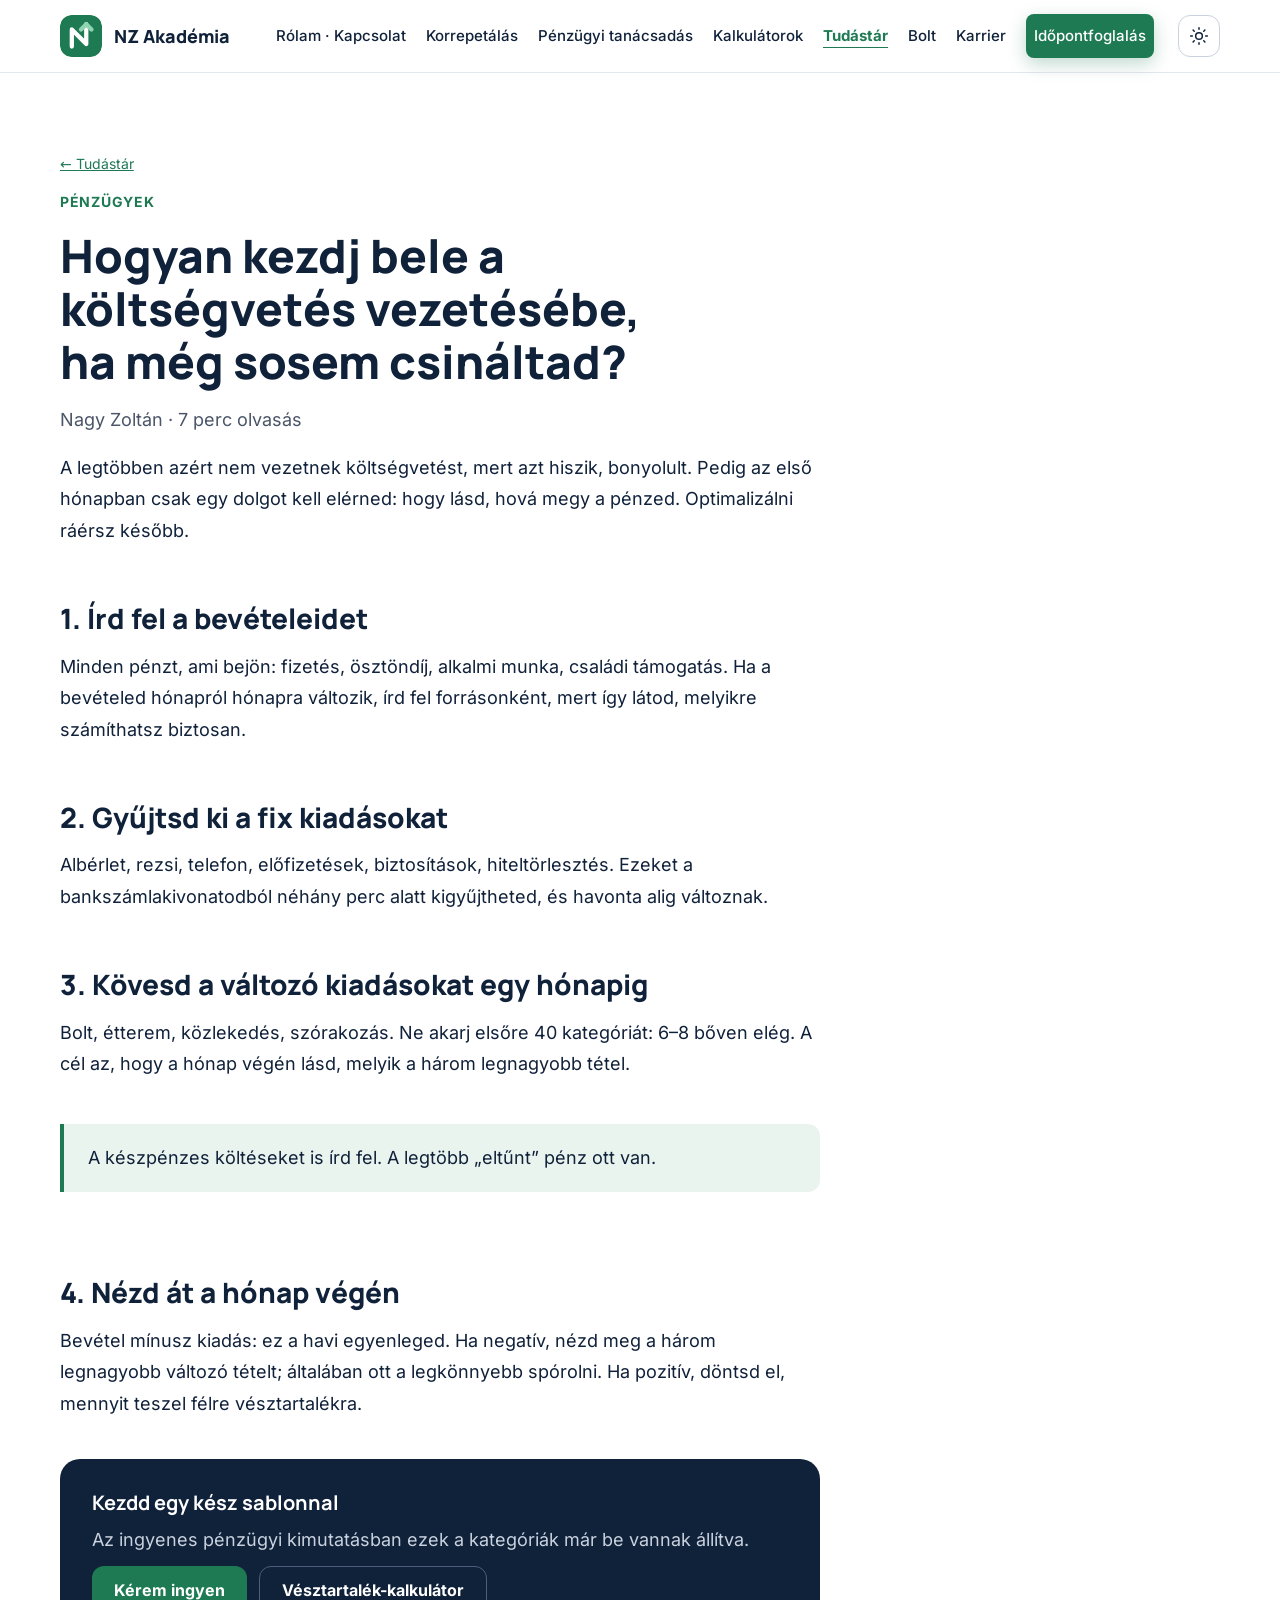
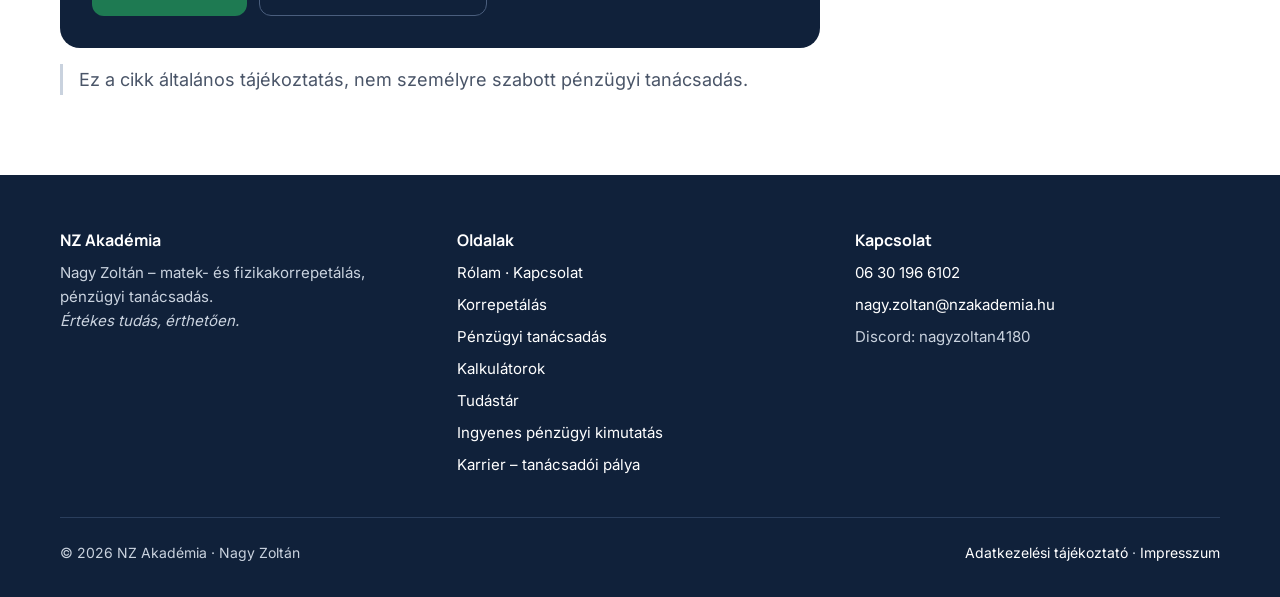
<file: koltsegvetes-kezdoknek.html>
<!doctype html>
<html lang="hu">
<head>
  <meta charset="utf-8">
  <meta name="viewport" content="width=device-width, initial-scale=1">
  <title>Hogyan kezdj bele a költségvetés vezetésébe? – Tudástár</title>
  <meta name="description" content="Négy lépés az első hónaphoz: bevételek, fix és változó kiadások, hó végi átnézés.">
  <link rel="stylesheet" href="assets/style.css?v=2611261755">
  <script defer src="https://cloud.umami.is/script.js" data-website-id="2bbd9b21-e118-43c6-a43f-94f564ebd75c" data-domains="nzakademia.hu,www.nzakademia.hu,nagyzoltan25.github.io"></script>
  <link rel="icon" type="image/svg+xml" href="assets/logo-mark.svg">
<script>(function(){try{var t=localStorage.getItem("nz-theme");if(!t)t=matchMedia("(prefers-color-scheme: dark)").matches?"dark":"light";document.documentElement.setAttribute("data-theme",t)}catch(e){}})();</script>
</head>
<body>
<!-- ===== FEJLÉC (minden oldalon ugyanez; ha módosítod, mindegyikben írd át) ===== -->
<header class="site-header">
  <div class="wrap">
    <a class="logo" href="index.html"><img src="assets/logo-mark.svg" width="42" height="42" alt=""><span class="logo-text">NZ Akadémia<small>Nagy Zoltán · Értékes tudás, érthetően</small></span></a>
    <button class="theme-btn" type="button" aria-label="Nappali / éjszakai mód váltása" title="Nappali / éjszakai mód"><svg class="sun" viewBox="0 0 24 24"><circle cx="12" cy="12" r="4"/><path d="M12 2v2M12 20v2M4.9 4.9l1.4 1.4M17.7 17.7l1.4 1.4M2 12h2M20 12h2M4.9 19.1l1.4-1.4M17.7 6.3l1.4-1.4"/></svg><svg class="moon" viewBox="0 0 24 24"><path d="M20 14.5A8 8 0 0 1 9.5 4 8 8 0 1 0 20 14.5z"/></svg></button>
    <button class="menu-btn" aria-expanded="false" aria-controls="fomenu">Menü</button>
    <nav class="nav" id="fomenu" aria-label="Fő menü">
      <a href="rolam.html">Rólam · Kapcsolat</a>
      <a href="korrepetalas.html">Korrepetálás</a>
      <a href="tanacsadas.html">Pénzügyi tanácsadás</a>
      <a href="kalkulatorok.html">Kalkulátorok</a>
      <a href="tudastar.html" aria-current="page">Tudástár</a>
      <a href="bolt.html">Bolt</a>
      <a href="karrier.html">Karrier</a>
      <a class="btn" href="index.html#foglalas">Időpontfoglalás</a>
    </nav>
  </div>
</header>

<main>

<section class="section">
  <div class="wrap">
    <article class="article stack">
      <a href="tudastar.html" class="small">← Tudástár</a>
      <span class="eyebrow">Pénzügyek</span>
      <h1 style="font-size:clamp(30px,4.5vw,46px)">Hogyan kezdj bele a költségvetés vezetésébe, ha még sosem csináltad?</h1>
      <p class="small muted">Nagy Zoltán · 7 perc olvasás</p>
      <p>A legtöbben azért nem vezetnek költségvetést, mert azt hiszik, bonyolult. Pedig az első hónapban csak egy dolgot kell elérned: hogy lásd, hová megy a pénzed. Optimalizálni ráérsz később.</p>
      <h2>1. Írd fel a bevételeidet</h2>
      <p>Minden pénzt, ami bejön: fizetés, ösztöndíj, alkalmi munka, családi támogatás. Ha a bevételed hónapról hónapra változik, írd fel forrásonként, mert így látod, melyikre számíthatsz biztosan.</p>
      <h2>2. Gyűjtsd ki a fix kiadásokat</h2>
      <p>Albérlet, rezsi, telefon, előfizetések, biztosítások, hiteltörlesztés. Ezeket a bankszámlakivonatodból néhány perc alatt kigyűjtheted, és havonta alig változnak.</p>
      <h2>3. Kövesd a változó kiadásokat egy hónapig</h2>
      <p>Bolt, étterem, közlekedés, szórakozás. Ne akarj elsőre 40 kategóriát: 6–8 bőven elég. A cél az, hogy a hónap végén lásd, melyik a három legnagyobb tétel.</p>
      <blockquote>A készpénzes költéseket is írd fel. A legtöbb „eltűnt” pénz ott van.</blockquote>
      <h2>4. Nézd át a hónap végén</h2>
      <p>Bevétel mínusz kiadás: ez a havi egyenleged. Ha negatív, nézd meg a három legnagyobb változó tételt; általában ott a legkönnyebb spórolni. Ha pozitív, döntsd el, mennyit teszel félre vésztartalékra.</p>
      <div class="result" style="margin-top:24px">
        <h3>Kezdd egy kész sablonnal</h3>
        <p style="color:#C9D2DE">Az ingyenes pénzügyi kimutatásban ezek a kategóriák már be vannak állítva.</p>
        <div class="btn-row"><a class="btn" href="ingyenes.html">Kérem ingyen</a><a class="btn ghost" style="color:#fff;border-color:#4A5E7D" href="kalkulatorok.html">Vésztartalék-kalkulátor</a></div>
      </div>
      <p class="legal">Ez a cikk általános tájékoztatás, nem személyre szabott pénzügyi tanácsadás.</p>
    </article>
  </div>
</section>

</main>

<!-- ===== LÁBLÉC ===== -->
<footer class="site-footer">
  <div class="wrap">
    <div class="footer-grid">
      <div><h3>NZ Akadémia</h3><p>Nagy Zoltán – matek- és fizikakorrepetálás, pénzügyi tanácsadás.<br><em>Értékes tudás, érthetően.</em></p></div>
      <div><h3>Oldalak</h3><ul>
        <li><a href="rolam.html">Rólam · Kapcsolat</a></li>
        <li><a href="korrepetalas.html">Korrepetálás</a></li>
        <li><a href="tanacsadas.html">Pénzügyi tanácsadás</a></li>
        <li><a href="kalkulatorok.html">Kalkulátorok</a></li>
        <li><a href="tudastar.html">Tudástár</a></li>
        <li><a href="ingyenes.html">Ingyenes pénzügyi kimutatás</a></li>
        <li><a href="karrier.html">Karrier – tanácsadói pálya</a></li>
      </ul></div>
      <div><h3>Kapcsolat</h3><ul>
        <li><a href="tel:+36301966102">06 30 196 6102</a></li>
        <li><a href="mailto:nagy.zoltan@nzakademia.hu">nagy.zoltan@nzakademia.hu</a></li>
        <li>Discord: nagyzoltan4180</li>
      </ul></div>
    </div>
    <div class="footer-bottom">
      <span>© <span data-year>2026</span> NZ Akadémia · Nagy Zoltán</span>
      <span><a href="adatkezeles.html">Adatkezelési tájékoztató</a> · <a href="impresszum.html">Impresszum</a></span>
    </div>
  </div>
</footer>
<script src="assets/main.js?v=2611261755"></script>
</body>
</html>
</file>
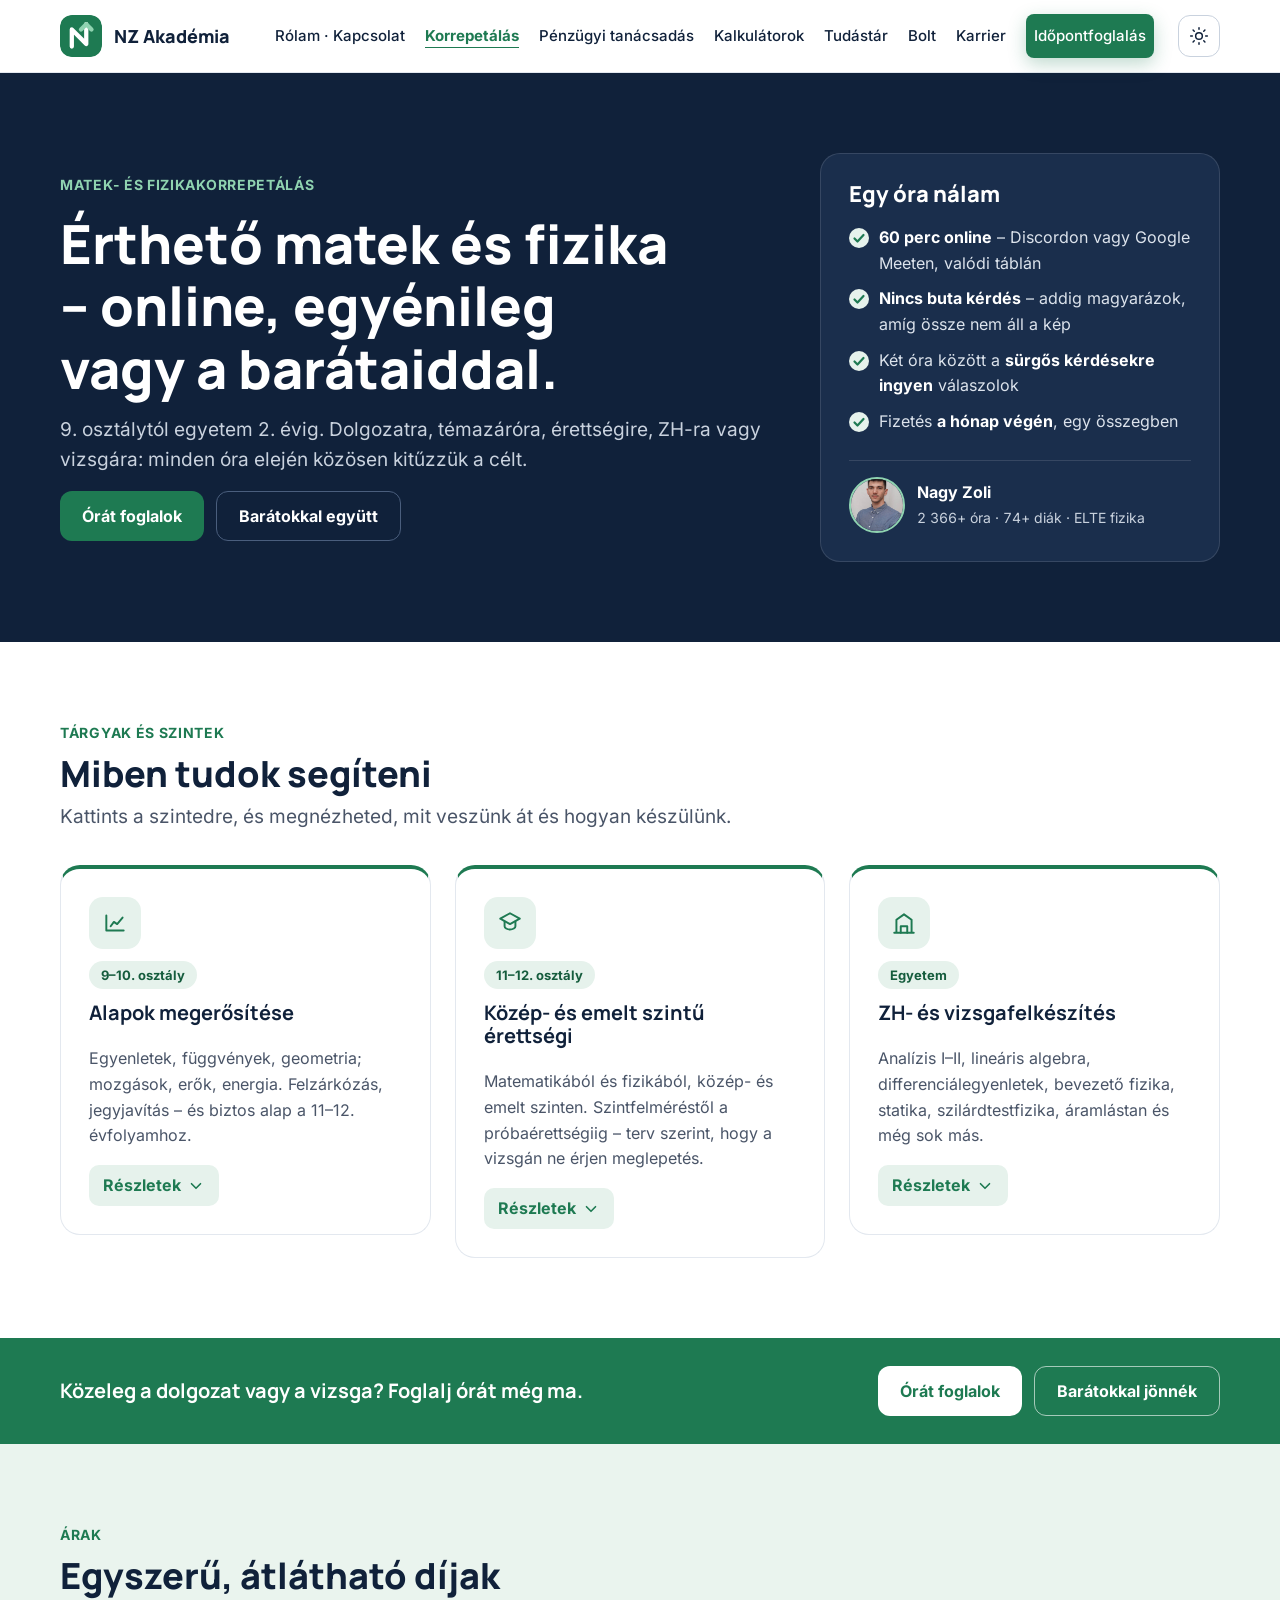
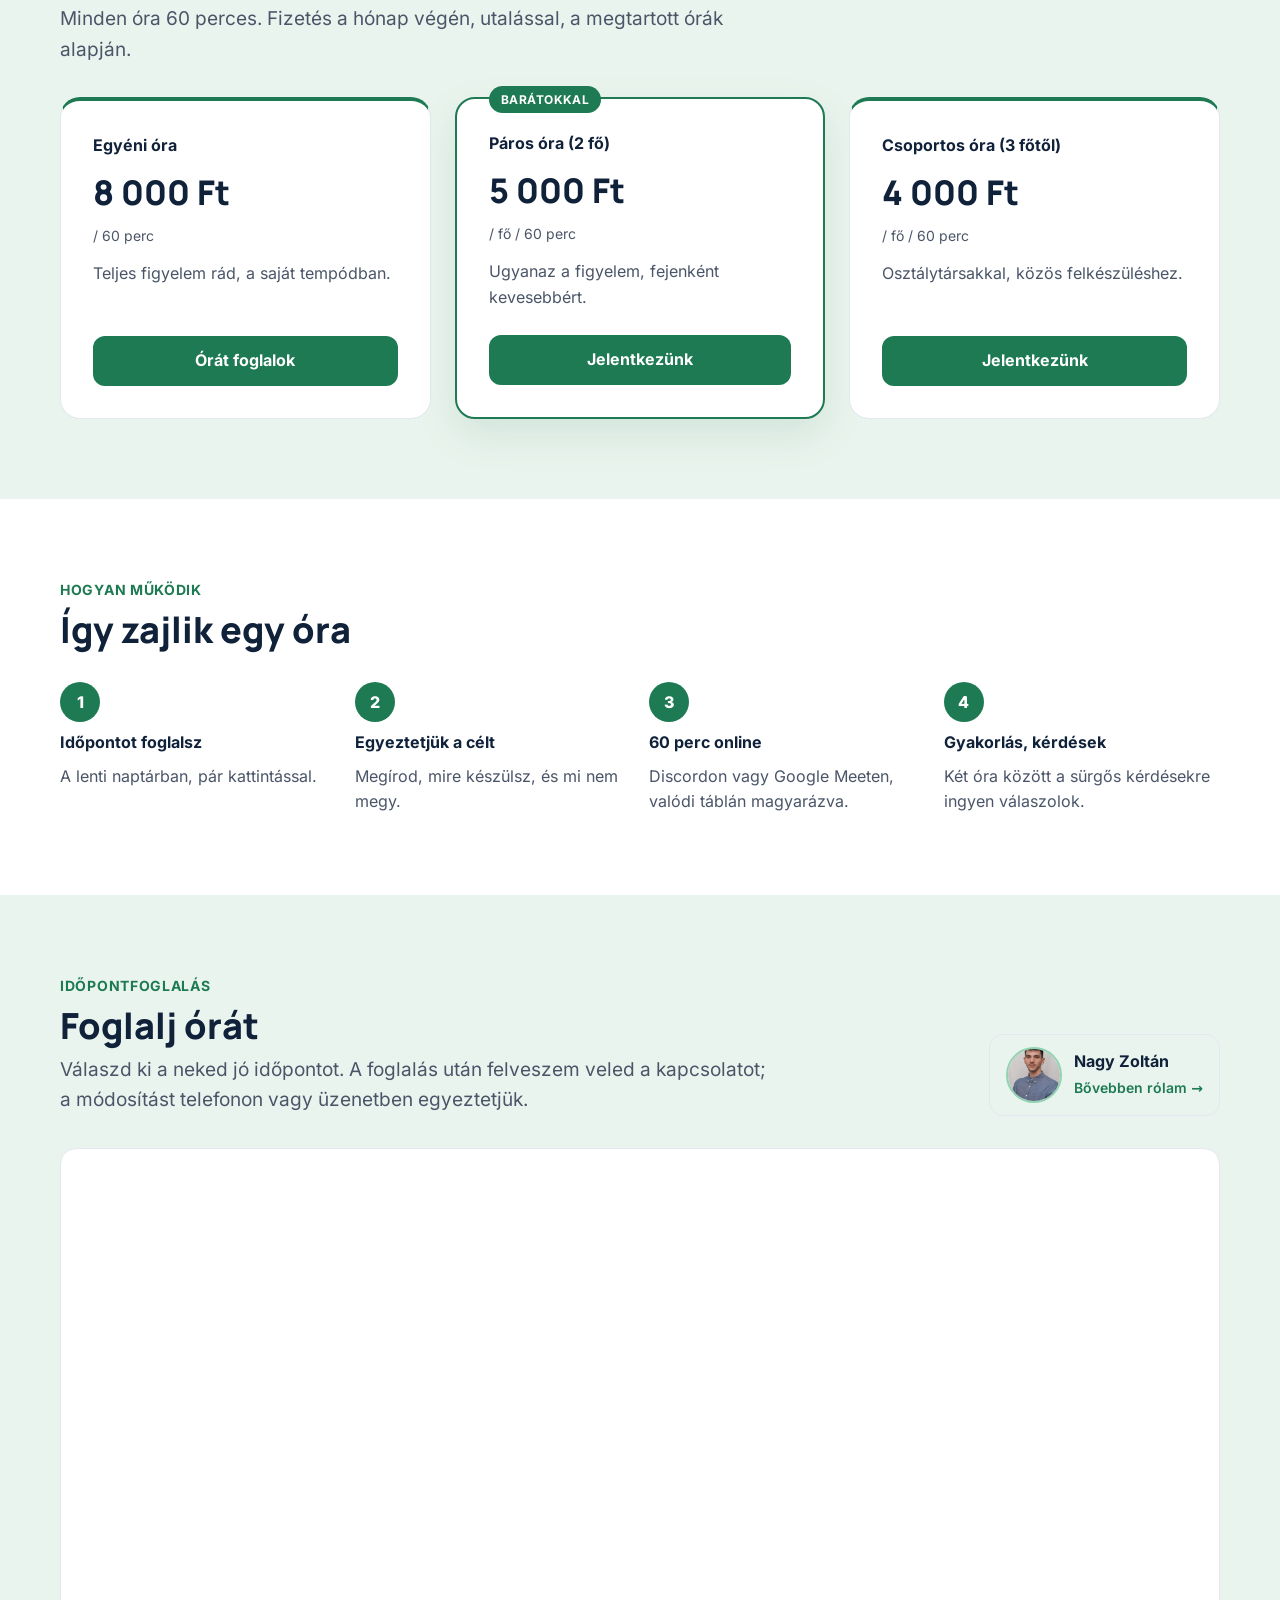
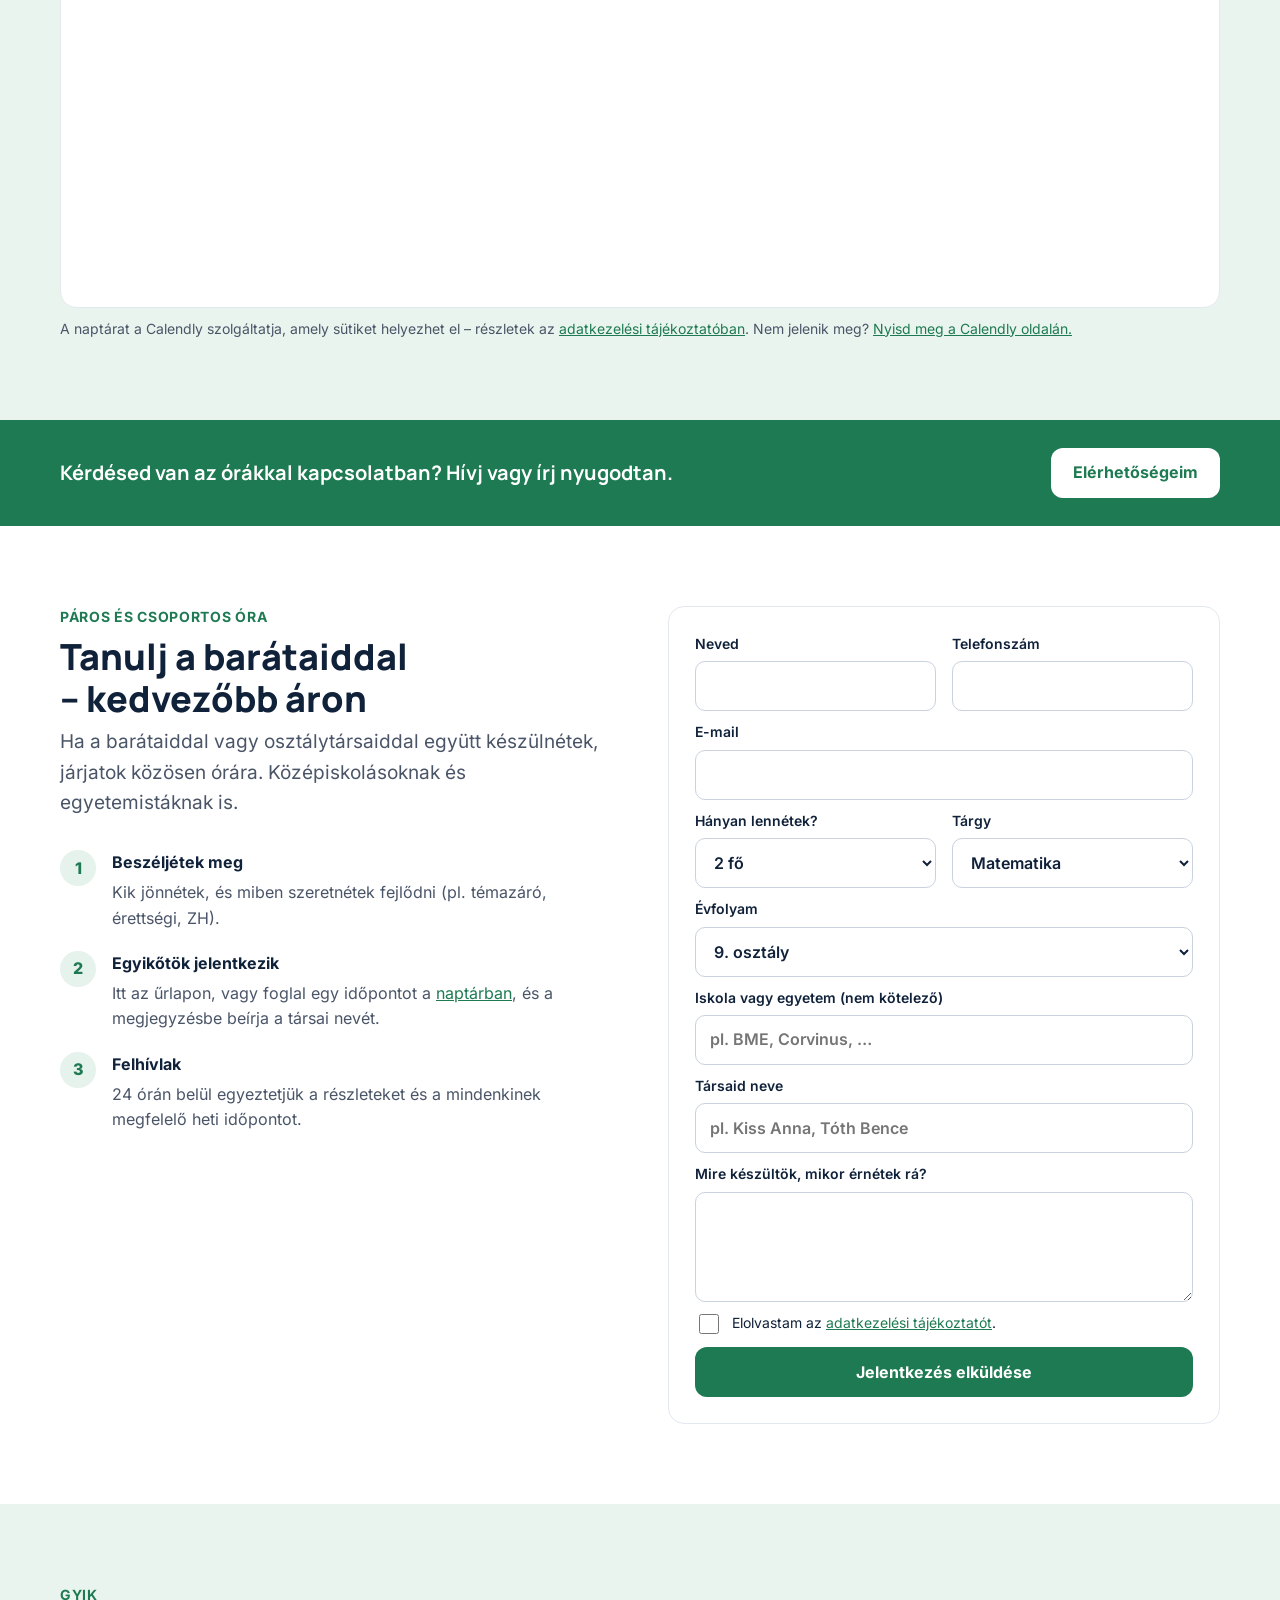
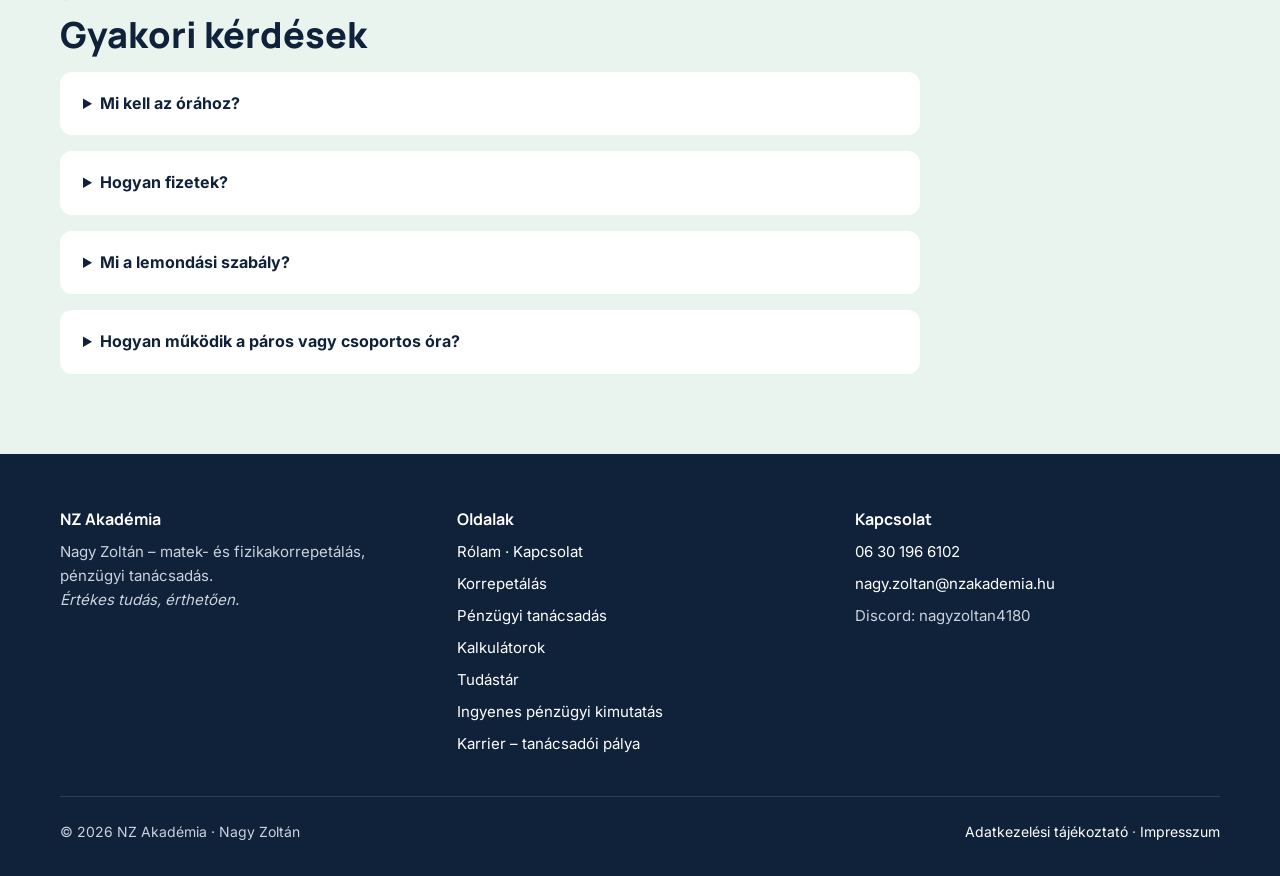
<file: korrepetalas.html>
<!doctype html>
<html lang="hu">
<head>
  <meta charset="utf-8">
  <meta name="viewport" content="width=device-width, initial-scale=1">
  <title>Tanulj velem okosan – Matek- és fizikakorrepetálás online | NZ Akadémia</title>
  <meta name="description" content="Online matek- és fizikakorrepetálás 9. osztálytól egyetem 2. évig, egyénileg vagy kis csoportban.">
  <link rel="stylesheet" href="assets/style.css?v=2611261755">
  <script defer src="https://cloud.umami.is/script.js" data-website-id="2bbd9b21-e118-43c6-a43f-94f564ebd75c" data-domains="nzakademia.hu,www.nzakademia.hu,nagyzoltan25.github.io"></script>
  <link rel="icon" type="image/svg+xml" href="assets/logo-mark.svg">
<script>(function(){try{var t=localStorage.getItem("nz-theme");if(!t)t=matchMedia("(prefers-color-scheme: dark)").matches?"dark":"light";document.documentElement.setAttribute("data-theme",t)}catch(e){}})();</script>
</head>
<body>
<!-- ===== FEJLÉC (minden oldalon ugyanez; ha módosítod, mindegyikben írd át) ===== -->
<header class="site-header">
  <div class="wrap">
    <a class="logo" href="index.html"><img src="assets/logo-mark.svg" width="42" height="42" alt=""><span class="logo-text">NZ Akadémia<small>Nagy Zoltán · Értékes tudás, érthetően</small></span></a>
    <button class="theme-btn" type="button" aria-label="Nappali / éjszakai mód váltása" title="Nappali / éjszakai mód"><svg class="sun" viewBox="0 0 24 24"><circle cx="12" cy="12" r="4"/><path d="M12 2v2M12 20v2M4.9 4.9l1.4 1.4M17.7 17.7l1.4 1.4M2 12h2M20 12h2M4.9 19.1l1.4-1.4M17.7 6.3l1.4-1.4"/></svg><svg class="moon" viewBox="0 0 24 24"><path d="M20 14.5A8 8 0 0 1 9.5 4 8 8 0 1 0 20 14.5z"/></svg></button>
    <button class="menu-btn" aria-expanded="false" aria-controls="fomenu">Menü</button>
    <nav class="nav" id="fomenu" aria-label="Fő menü">
      <a href="rolam.html">Rólam · Kapcsolat</a>
      <a href="korrepetalas.html" aria-current="page">Korrepetálás</a>
      <a href="tanacsadas.html">Pénzügyi tanácsadás</a>
      <a href="kalkulatorok.html">Kalkulátorok</a>
      <a href="tudastar.html">Tudástár</a>
      <a href="bolt.html">Bolt</a>
      <a href="karrier.html">Karrier</a>
      <a class="btn" href="index.html#foglalas">Időpontfoglalás</a>
    </nav>
  </div>
</header>

<main class="tutor">

<!-- 1. HERO -->
<section class="section dark">
  <div class="wrap adv-hero">
    <div class="stack">
      <span class="eyebrow">Matek- és fizikakorrepetálás</span>
      <h1>Érthető matek és fizika – online, egyénileg vagy a barátaiddal.</h1>
      <p class="lead">9. osztálytól egyetem 2. évig. Dolgozatra, témazáróra, érettségire, ZH-ra vagy vizsgára: minden óra elején közösen kitűzzük a célt.</p>
      <div class="btn-row"><a class="btn" href="#foglalas" data-umami-event="korrep-hero-foglalas">Órát foglalok</a><a class="btn ghost" href="#csoportok">Barátokkal együtt</a></div>
    </div>
    <aside class="adv-card">
      <h2>Egy óra nálam</h2>
      <ul class="ticks light">
        <li><b>60 perc online</b> – Discordon vagy Google Meeten, valódi táblán</li>
        <li><b>Nincs buta kérdés</b> – addig magyarázok, amíg össze nem áll a kép</li>
        <li>Két óra között a <b>sürgős kérdésekre ingyen</b> válaszolok</li>
        <li>Fizetés <b>a hónap végén</b>, egy összegben</li>
      </ul>
      <div class="adv-me"><img src="assets/zoli-ing.jpg" width="56" height="56" alt=""><div><b>Nagy Zoli</b><span><span data-stat="hours">2 366</span>+ óra · <span data-stat="students">74</span>+ diák · ELTE fizika</span></div></div>
    </aside>
  </div>
</section>

<!-- 2. SZINTEK -->
<section class="section">
  <div class="wrap stack-lg">
    <div class="sec-head"><span class="eyebrow">Tárgyak és szintek</span><h2>Miben tudok segíteni</h2><p class="lead">Kattints a szintedre, és megnézheted, mit veszünk át és hogyan készülünk.</p></div>
    <div class="svc-grid three lvl-grid">
      <details class="svc lvl" data-umami-event="korrep-szint-9-10">
        <summary><div class="svc-ico"><svg viewBox="0 0 24 24" aria-hidden="true" fill="none" stroke="currentColor" stroke-width="1.8" stroke-linecap="round" stroke-linejoin="round"><path d="M4 19V5M4 19h16M8 15l3-4 3 2 5-6"/></svg></div><span class="chip">9–10. osztály</span><h3>Alapok megerősítése</h3><p class="muted">Egyenletek, függvények, geometria; mozgások, erők, energia. Felzárkózás, jegyjavítás – és biztos alap a 11–12. évfolyamhoz.</p><span class="lvl-more"><span class="o">Részletek</span><span class="c">Bezárás</span> <svg viewBox="0 0 24 24" aria-hidden="true"><path d="M6 9l6 6 6-6"/></svg></span></summary>
        <div class="lvl-body">
          <h4>Matematika</h4>
          <ul class="ticks"><li>Algebrai kifejezések, egyenletek, egyenlőtlenségek, egyenletrendszerek</li><li>Függvények: lineáris, másodfokú, abszolútérték – ábrázolás és értelmezés</li><li>Geometria: háromszögek, Pitagorasz-tétel, hasonlóság, kör, területszámítás</li><li>Százalékszámítás, arányosság, statisztika alapjai</li></ul>
          <h4>Fizika</h4>
          <ul class="ticks"><li>Mozgások: egyenletes és gyorsuló mozgás, grafikonok olvasása</li><li>Newton-törvények, erők, súrlódás</li><li>Munka, energia, teljesítmény, lendület</li><li>Hőtan és elektromosság alapjai</li></ul>
          <p class="muted">Jellemző cél: témazáróra felkészülés, jegyjavítás, lemaradás behozása – és hogy a 11. évfolyamra ne legyenek hiányok.</p>
          <a class="btn" href="#foglalas" data-umami-event="korrep-szint-9-10-foglalas">Órát foglalok erre</a>
        </div>
      </details>
      <details class="svc lvl" data-umami-event="korrep-szint-11-12">
        <summary><div class="svc-ico"><svg viewBox="0 0 24 24" aria-hidden="true" fill="none" stroke="currentColor" stroke-width="1.8" stroke-linecap="round" stroke-linejoin="round"><path d="M12 3l9 5-9 5-9-5 9-5z"/><path d="M7 10.5V15c0 1.5 2.2 3 5 3s5-1.5 5-3v-4.5"/></svg></div><span class="chip">11–12. osztály</span><h3>Közép- és emelt szintű érettségi</h3><p class="muted">Matematikából és fizikából, közép- és emelt szinten. Szintfelméréstől a próbaérettségiig – terv szerint, hogy a vizsgán ne érjen meglepetés.</p><span class="lvl-more"><span class="o">Részletek</span><span class="c">Bezárás</span> <svg viewBox="0 0 24 24" aria-hidden="true"><path d="M6 9l6 6 6-6"/></svg></span></summary>
        <div class="lvl-body">
          <h4>Hogyan készülünk</h4>
          <ol class="lvl-steps"><li><b>Szintfelmérés</b> – egy korábbi érettségi feladatsorból kiderül, hol tartasz és mi hiányzik.</li><li><b>Ütemterv az érettségiig</b> – témakörönként, hétre lebontva, a dolgozataidhoz igazítva.</li><li><b>Témakör-ismétlés és feladattípusok</b> – a jellemző érettségi feladatokat lépésről lépésre gyakoroljuk.</li><li><b>Korábbi feladatsorok időre</b> – időbeosztás az írásbelin, hol lehet gyorsan pontot szerezni.</li><li><b>Próbaérettségi és szóbeli</b> – éles körülmények között, visszajelzéssel.</li></ol>
          <h4>Matematika</h4>
          <ul class="ticks"><li><b>Középszint:</b> sorozatok, exponenciális és logaritmusos egyenletek, trigonometria, koordinátageometria, térgeometria, kombinatorika, valószínűség, statisztika</li><li><b>Emelt szint:</b> bizonyítások, összetett szöveges feladatok, analízis (határérték, derivált, integrál), a szóbeli tételek felépítése</li></ul>
          <h4>Fizika</h4>
          <ul class="ticks"><li><b>Témakörök:</b> mechanika, hőtan, elektromosság és mágnesség, rezgések és hullámok, optika, atom- és magfizika, csillagászat</li><li><b>Szóbeli:</b> tételek kidolgozása, a kísérletek és mérések magyarázata, felelési gyakorlás</li><li><b>Emelt szint:</b> számolási feladatok, mérési feladatok értelmezése, összefüggések levezetése</li></ul>
          <div class="lvl-note"><b>Miért érdemes emelt szinten?</b> Az emelt szintű érettségi többletpontot ér a felvételin, és sok egyetemi szakon (pl. mérnöki, természettudományi, gazdasági) előnyt jelent. Megnézzük együtt, neked megéri-e.</div>
          <p class="muted">Érdemes legalább egy tanévvel az érettségi előtt elkezdeni – de a vizsga előtti hónapokban célzott ismétléssel is sokat lehet javítani.</p>
          <a class="btn" href="#foglalas" data-umami-event="korrep-szint-11-12-foglalas">Órát foglalok erre</a>
        </div>
      </details>
      <details class="svc lvl" data-umami-event="korrep-szint-egyetem">
        <summary><div class="svc-ico"><svg viewBox="0 0 24 24" aria-hidden="true" fill="none" stroke="currentColor" stroke-width="1.8" stroke-linecap="round" stroke-linejoin="round"><path d="M3 21h18M5 21V9l7-5 7 5v12"/><path d="M9 21v-6h6v6"/></svg></div><span class="chip">Egyetem</span><h3>ZH- és vizsgafelkészítés</h3><p class="muted">Analízis I–II, lineáris algebra, differenciálegyenletek, bevezető fizika, statika, szilárdtestfizika, áramlástan és még sok más.</p><span class="lvl-more"><span class="o">Részletek</span><span class="c">Bezárás</span> <svg viewBox="0 0 24 24" aria-hidden="true"><path d="M6 9l6 6 6-6"/></svg></span></summary>
        <div class="lvl-body">
          <ul class="ticks"><li>Matematika: Analízis I–II, lineáris algebra, differenciálegyenletek, valószínűségszámítás</li><li>Fizika: bevezető fizika, mechanika, statika, szilárdtestfizika, áramlástan, elektrodinamika alapjai</li><li>ZH-ra és vizsgára: korábbi feladatsorok, jellemző feladattípusok, gyakori hibák</li></ul>
          <h4>Tanítványaim ezekről az egyetemekről is jöttek</h4>
          <ul class="uni-list">
            <li><b>ELTE</b><span>Eötvös Loránd Tudományegyetem</span></li>
            <li><b>BME</b><span>Budapesti Műszaki és Gazdaságtudományi Egyetem</span></li>
            <li><b>BGE</b><span>Budapesti Gazdasági Egyetem</span></li>
            <li><b>Corvinus</b><span>Budapesti Corvinus Egyetem</span></li>
            <li><b>ÓE</b><span>Óbudai Egyetem</span></li>
            <li><b>PTE</b><span>Pécsi Tudományegyetem</span></li>
          </ul>
          <a class="btn" href="#foglalas" data-umami-event="korrep-szint-egyetem-foglalas">Órát foglalok erre</a>
        </div>
      </details>
    </div>
  </div>
</section>


<section class="cta-strip"><div class="wrap cta-in"><p>Közeleg a dolgozat vagy a vizsga? Foglalj órát még ma.</p><div class="btn-row"><a class="btn" href="#foglalas" data-umami-event="korrep-cta-1">Órát foglalok</a><a class="btn ghost" href="#csoportok" data-umami-event="korrep-cta-1b">Barátokkal jönnék</a></div></div></section>
<!-- 3. ÁRAK -->
<section class="section alt">
  <div class="wrap stack-lg">
    <div class="sec-head"><span class="eyebrow">Árak</span><h2>Egyszerű, átlátható díjak</h2><p class="lead">Minden óra 60 perces. Fizetés a hónap végén, utalással, a megtartott órák alapján.</p></div>
    <div class="prices">
      <div class="pcard"><span class="p-name">Egyéni óra</span><span class="price">8 000 Ft</span><span class="p-unit">/ 60 perc</span><p class="muted">Teljes figyelem rád, a saját tempódban.</p><a class="btn" href="#foglalas">Órát foglalok</a></div>
      <div class="pcard hl"><span class="p-badge">Barátokkal</span><span class="p-name">Páros óra (2 fő)</span><span class="price">5 000 Ft</span><span class="p-unit">/ fő / 60 perc</span><p class="muted">Ugyanaz a figyelem, fejenként kevesebbért.</p><a class="btn" href="#csoportok">Jelentkezünk</a></div>
      <div class="pcard"><span class="p-name">Csoportos óra (3 főtől)</span><span class="price">4 000 Ft</span><span class="p-unit">/ fő / 60 perc</span><p class="muted">Osztálytársakkal, közös felkészüléshez.</p><a class="btn" href="#csoportok">Jelentkezünk</a></div>
    </div>
  </div>
</section>

<!-- 4. FOLYAMAT -->
<section class="section">
  <div class="wrap stack-lg">
    <div class="sec-head"><span class="eyebrow">Hogyan működik</span><h2>Így zajlik egy óra</h2></div>
    <ol class="steps">
      <li><span class="num">1</span><strong>Időpontot foglalsz</strong><span class="muted">A lenti naptárban, pár kattintással.</span></li>
      <li><span class="num">2</span><strong>Egyeztetjük a célt</strong><span class="muted">Megírod, mire készülsz, és mi nem megy.</span></li>
      <li><span class="num">3</span><strong>60 perc online</strong><span class="muted">Discordon vagy Google Meeten, valódi táblán magyarázva.</span></li>
      <li><span class="num">4</span><strong>Gyakorlás, kérdések</strong><span class="muted">Két óra között a sürgős kérdésekre ingyen válaszolok.</span></li>
    </ol>
  </div>
</section>

<!-- 5. FOGLALÁS -->
<section class="section alt" id="foglalas">
  <div class="wrap stack-lg">
    <div class="book-head">
      <div class="sec-head"><span class="eyebrow">Időpontfoglalás</span><h2>Foglalj órát</h2>
        <p class="lead">Válaszd ki a neked jó időpontot. A foglalás után felveszem veled a kapcsolatot; a módosítást telefonon vagy üzenetben egyeztetjük.</p></div>
      <a class="adv-me dark-text" href="rolam.html"><img src="assets/zoli-ing.jpg" width="56" height="56" alt=""><div><b>Nagy Zoltán</b><span>Bővebben rólam →</span></div></a>
    </div>
    <div class="cal-embed">
      <iframe src="https://calendly.com/nagy-zoltan2223/1hour?embed_type=Inline&embed_domain=nzakademia.hu&primary_color=1e7a52" title="Időpontfoglaló naptár (Calendly)" loading="lazy" width="100%" height="760" frameborder="0"></iframe>
      <p class="small muted">A naptárat a Calendly szolgáltatja, amely sütiket helyezhet el – részletek az <a href="adatkezeles.html#calendly">adatkezelési tájékoztatóban</a>. Nem jelenik meg? <a href="https://calendly.com/nagy-zoltan2223/1hour" target="_blank" rel="noopener">Nyisd meg a Calendly oldalán.</a></p>
    </div>
  </div>
</section>


<section class="cta-strip"><div class="wrap cta-in"><p>Kérdésed van az órákkal kapcsolatban? Hívj vagy írj nyugodtan.</p><div class="btn-row"><a class="btn" href="rolam.html#kapcsolat" data-umami-event="korrep-cta-kapcsolat">Elérhetőségeim</a></div></div></section>
<!-- 6. PÁROS / CSOPORTOS -->
<section class="section" id="csoportok">
  <div class="wrap group-wrap">
    <div class="stack-lg">
      <div class="sec-head"><span class="eyebrow">Páros és csoportos óra</span><h2>Tanulj a barátaiddal – kedvezőbb áron</h2>
        <p class="lead">Ha a barátaiddal vagy osztálytársaiddal együtt készülnétek, járjatok közösen órára. Középiskolásoknak és egyetemistáknak is.</p></div>
      <ol class="vsteps">
        <li><strong>Beszéljétek meg</strong><span class="muted">Kik jönnétek, és miben szeretnétek fejlődni (pl. témazáró, érettségi, ZH).</span></li>
        <li><strong>Egyikőtök jelentkezik</strong><span class="muted">Itt az űrlapon, vagy foglal egy időpontot a <a href="#foglalas">naptárban</a>, és a megjegyzésbe beírja a társai nevét.</span></li>
        <li><strong>Felhívlak</strong><span class="muted">24 órán belül egyeztetjük a részleteket és a mindenkinek megfelelő heti időpontot.</span></li>
      </ol>
    </div>
    <form class="card" data-mailto="Páros/csoportos óra jelentkezés">
        <div class="form-row"><label>Neved<input name="Név" required autocomplete="name"></label><label>Telefonszám<input name="Telefon" type="tel" required autocomplete="tel"></label></div>
        <label>E-mail<input name="E-mail" type="email" required autocomplete="email"></label>
        <div class="form-row">
          <label>Hányan lennétek?<select name="Létszám"><option>2 fő</option><option>3 fő</option><option>4 fő</option><option>5 vagy több</option></select></label>
          <label>Tárgy<select name="Tárgy"><option>Matematika</option><option>Fizika</option><option>Matek és fizika</option><option>Egyetemi tárgy</option></select></label>
        </div>
        <label>Évfolyam<select name="Évfolyam"><option>9. osztály</option><option>10. osztály</option><option>11. osztály</option><option>12. osztály</option><option>Egyetem</option></select></label>
        <label>Iskola vagy egyetem (nem kötelező)<input name="Iskola" placeholder="pl. BME, Corvinus, …"></label>
        <label>Társaid neve<input name="Társak" placeholder="pl. Kiss Anna, Tóth Bence"></label>
        <label>Mire készültök, mikor érnétek rá?<textarea name="Cél és időpont"></textarea></label>
        <label class="check"><input type="checkbox" name="Adatkezelés elfogadva" required><span>Elolvastam az <a href="adatkezeles.html">adatkezelési tájékoztatót</a>.</span></label>
        <button class="btn" type="submit">Jelentkezés elküldése</button>
        <p class="notice small form-ok" hidden>Megnyílt az e-mail-programod a kitöltött üzenettel – nyomj rá a Küldésre.</p>
      </form>
  </div>
</section>

<!-- 7. GYIK -->
<section class="section alt">
  <div class="wrap stack faq">
    <div class="sec-head"><span class="eyebrow">GYIK</span><h2>Gyakori kérdések</h2></div>
    <details><summary>Mi kell az órához?</summary><p>Gép vagy tablet kamerával, Discord vagy Google Meet. Ha nincs Discordod, e-mailben küldöm a linket.</p></details>
    <details><summary>Hogyan fizetek?</summary><p>A hónap végén, egy összegben, utalással – az adott hónapban megtartott órák alapján.</p></details>
    <details><summary>Mi a lemondási szabály?</summary><p>2 nappal előtte díjmentes, 1 nappal előtte a díj fele, aznap vagy meg nem jelenéskor a teljes díj, kivéve alapos ok esetén.</p></details>
    <details><summary>Hogyan működik a páros vagy csoportos óra?</summary><p>Ha a barátaiddal együtt jönnétek, egyikőtök jelentkezik a fenti űrlapon vagy foglal egy időpontot, és felhívom, hogy egyeztessük a részleteket. Páros órán 5 000 Ft, 3 főtől 4 000 Ft a díj fejenként.</p></details>
  </div>
</section>

</main>

<!-- ===== LÁBLÉC ===== -->
<footer class="site-footer">
  <div class="wrap">
    <div class="footer-grid">
      <div><h3>NZ Akadémia</h3><p>Nagy Zoltán – matek- és fizikakorrepetálás, pénzügyi tanácsadás.<br><em>Értékes tudás, érthetően.</em></p></div>
      <div><h3>Oldalak</h3><ul>
        <li><a href="rolam.html">Rólam · Kapcsolat</a></li>
        <li><a href="korrepetalas.html">Korrepetálás</a></li>
        <li><a href="tanacsadas.html">Pénzügyi tanácsadás</a></li>
        <li><a href="kalkulatorok.html">Kalkulátorok</a></li>
        <li><a href="tudastar.html">Tudástár</a></li>
        <li><a href="ingyenes.html">Ingyenes pénzügyi kimutatás</a></li>
        <li><a href="karrier.html">Karrier – tanácsadói pálya</a></li>
      </ul></div>
      <div><h3>Kapcsolat</h3><ul>
        <li><a href="tel:+36301966102">06 30 196 6102</a></li>
        <li><a href="mailto:nagy.zoltan@nzakademia.hu">nagy.zoltan@nzakademia.hu</a></li>
        <li>Discord: nagyzoltan4180</li>
      </ul></div>
    </div>
    <div class="footer-bottom">
      <span>© <span data-year>2026</span> NZ Akadémia · Nagy Zoltán</span>
      <span><a href="adatkezeles.html">Adatkezelési tájékoztató</a> · <a href="impresszum.html">Impresszum</a></span>
    </div>
  </div>
</footer>
<script src="assets/main.js?v=2611261755"></script>
</body>
</html>
</file>
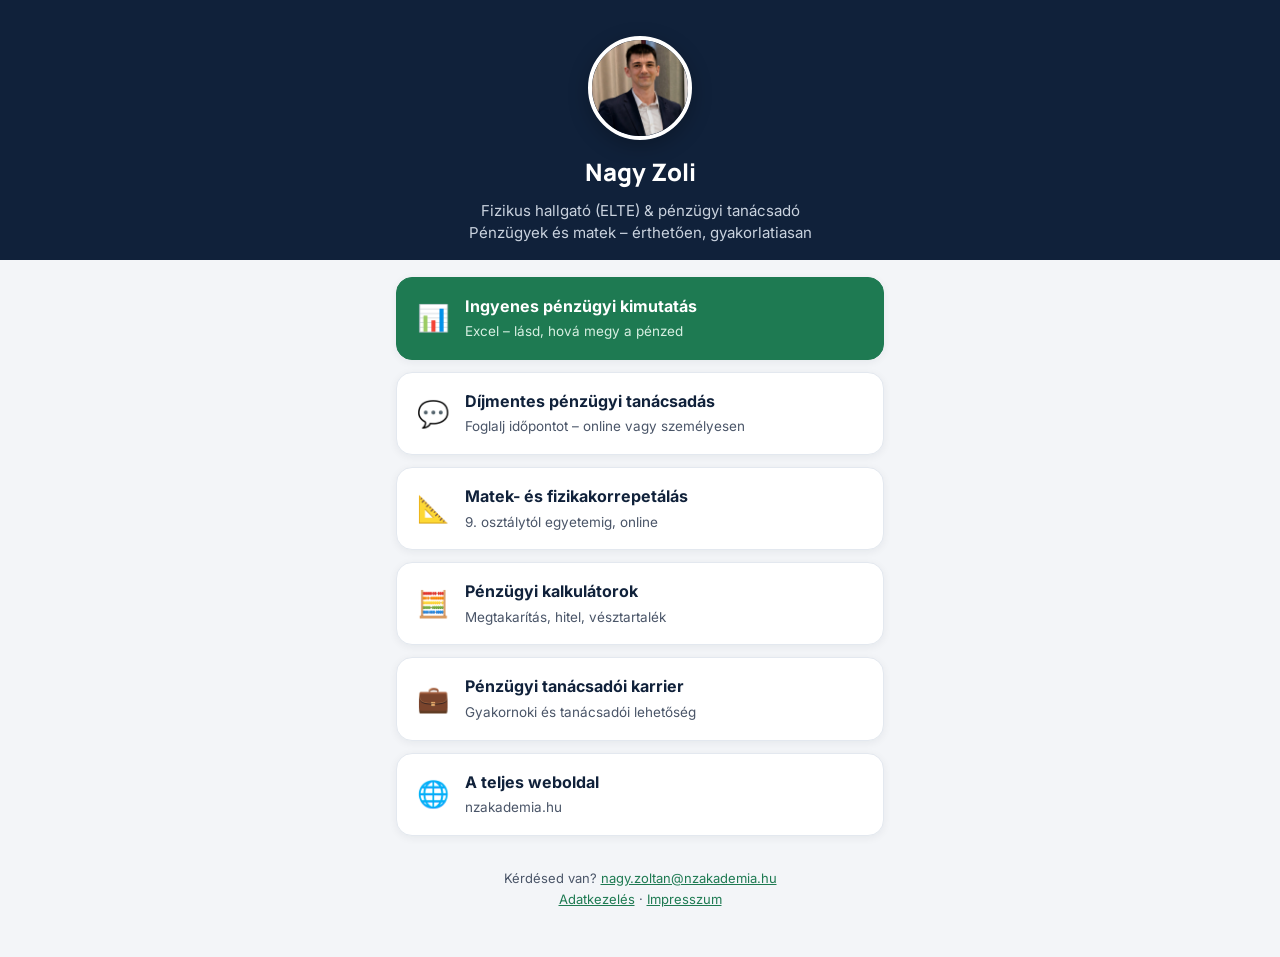
<file: linkek.html>
<!doctype html>
<html lang="hu">
<head>
  <meta charset="utf-8">
  <meta name="viewport" content="width=device-width, initial-scale=1">
  <title>Nagy Zoli – linkek | NZ Akadémia</title>
  <meta name="description" content="Ingyenes pénzügyi kimutatás, díjmentes pénzügyi tanácsadás, matek- és fizikakorrepetálás, karrier – egy helyen.">
  <link rel="stylesheet" href="assets/style.css?v=2611261755">
  <script defer src="https://cloud.umami.is/script.js" data-website-id="2bbd9b21-e118-43c6-a43f-94f564ebd75c" data-domains="nzakademia.hu,www.nzakademia.hu,nagyzoltan25.github.io"></script>
  <link rel="icon" type="image/svg+xml" href="assets/logo-mark.svg">
  <style>
    body{background:linear-gradient(180deg,#10213A 0,#10213A 260px,#F3F5F8 260px)}
    .lb{max-width:520px;margin:0 auto;padding:36px 16px 48px;display:flex;flex-direction:column;align-items:center;gap:14px}
    .lb-photo{width:104px;height:104px;border-radius:999px;object-fit:cover;border:4px solid #fff;box-shadow:0 6px 20px rgba(0,0,0,.25)}
    .lb h1{color:#fff;font-size:24px;margin:4px 0 0;text-align:center}
    .lb .sub{color:#C9D2DE;font-size:15px;text-align:center;margin:0 0 18px;line-height:1.5}
    .lb-links{width:100%;display:flex;flex-direction:column;gap:12px}
    .lb-btn{display:flex;align-items:center;gap:14px;width:100%;box-sizing:border-box;padding:16px 18px;border-radius:16px;background:#fff;color:#10213A;text-decoration:none;border:1px solid #E3E8EF;box-shadow:0 2px 8px rgba(16,33,58,.06);transition:transform .12s,border-color .12s}
    .lb-btn:hover,.lb-btn:focus-visible{transform:translateY(-1px);border-color:#1E7A52}
    .lb-btn .em{font-size:26px;width:36px;text-align:center;flex-shrink:0}
    .lb-btn strong{display:block;font-size:16px}
    .lb-btn span.d{display:block;font-size:13.5px;color:#4A5568;margin-top:2px}
    .lb-btn.main{background:#1E7A52;border-color:#1E7A52;color:#fff}
    .lb-btn.main span.d{color:#D7EFE2}
    .lb-foot{margin-top:18px;font-size:13px;color:#4A5568;text-align:center}
    .lb-foot a{color:#1E7A52}
  </style>
<script>(function(){try{var t=localStorage.getItem("nz-theme");if(!t)t=matchMedia("(prefers-color-scheme: dark)").matches?"dark":"light";document.documentElement.setAttribute("data-theme",t)}catch(e){}})();</script>
</head>
<body>
<main class="lb">
  <img class="lb-photo" src="assets/zoli-portre.jpg" alt="Nagy Zoltán">
  <h1>Nagy Zoli</h1>
  <p class="sub">Fizikus hallgató (ELTE) &amp; pénzügyi tanácsadó<br>Pénzügyek és matek – érthetően, gyakorlatiasan</p>
  <div class="lb-links">
    <a class="lb-btn main" href="ingyenes.html" data-umami-event="Linkek: ingyenes kimutatás"><span class="em">📊</span><span><strong>Ingyenes pénzügyi kimutatás</strong><span class="d">Excel – lásd, hová megy a pénzed</span></span></a>
    <a class="lb-btn" href="tanacsadas.html#foglalas" data-umami-event="Linkek: tanácsadás"><span class="em">💬</span><span><strong>Díjmentes pénzügyi tanácsadás</strong><span class="d">Foglalj időpontot – online vagy személyesen</span></span></a>
    <a class="lb-btn" href="korrepetalas.html#foglalas" data-umami-event="Linkek: korrepetálás"><span class="em">📐</span><span><strong>Matek- és fizikakorrepetálás</strong><span class="d">9. osztálytól egyetemig, online</span></span></a>
    <a class="lb-btn" href="kalkulatorok.html" data-umami-event="Linkek: kalkulátorok"><span class="em">🧮</span><span><strong>Pénzügyi kalkulátorok</strong><span class="d">Megtakarítás, hitel, vésztartalék</span></span></a>
    <a class="lb-btn" href="karrier.html" data-umami-event="Linkek: karrier"><span class="em">💼</span><span><strong>Pénzügyi tanácsadói karrier</strong><span class="d">Gyakornoki és tanácsadói lehetőség</span></span></a>
    <a class="lb-btn" href="index.html" data-umami-event="Linkek: weboldal"><span class="em">🌐</span><span><strong>A teljes weboldal</strong><span class="d">nzakademia.hu</span></span></a>
  </div>
  <p class="lb-foot">Kérdésed van? <a href="mailto:nagy.zoltan@nzakademia.hu">nagy.zoltan@nzakademia.hu</a><br><a href="adatkezeles.html">Adatkezelés</a> · <a href="impresszum.html">Impresszum</a></p>
</main>
</body>
</html>
</file>
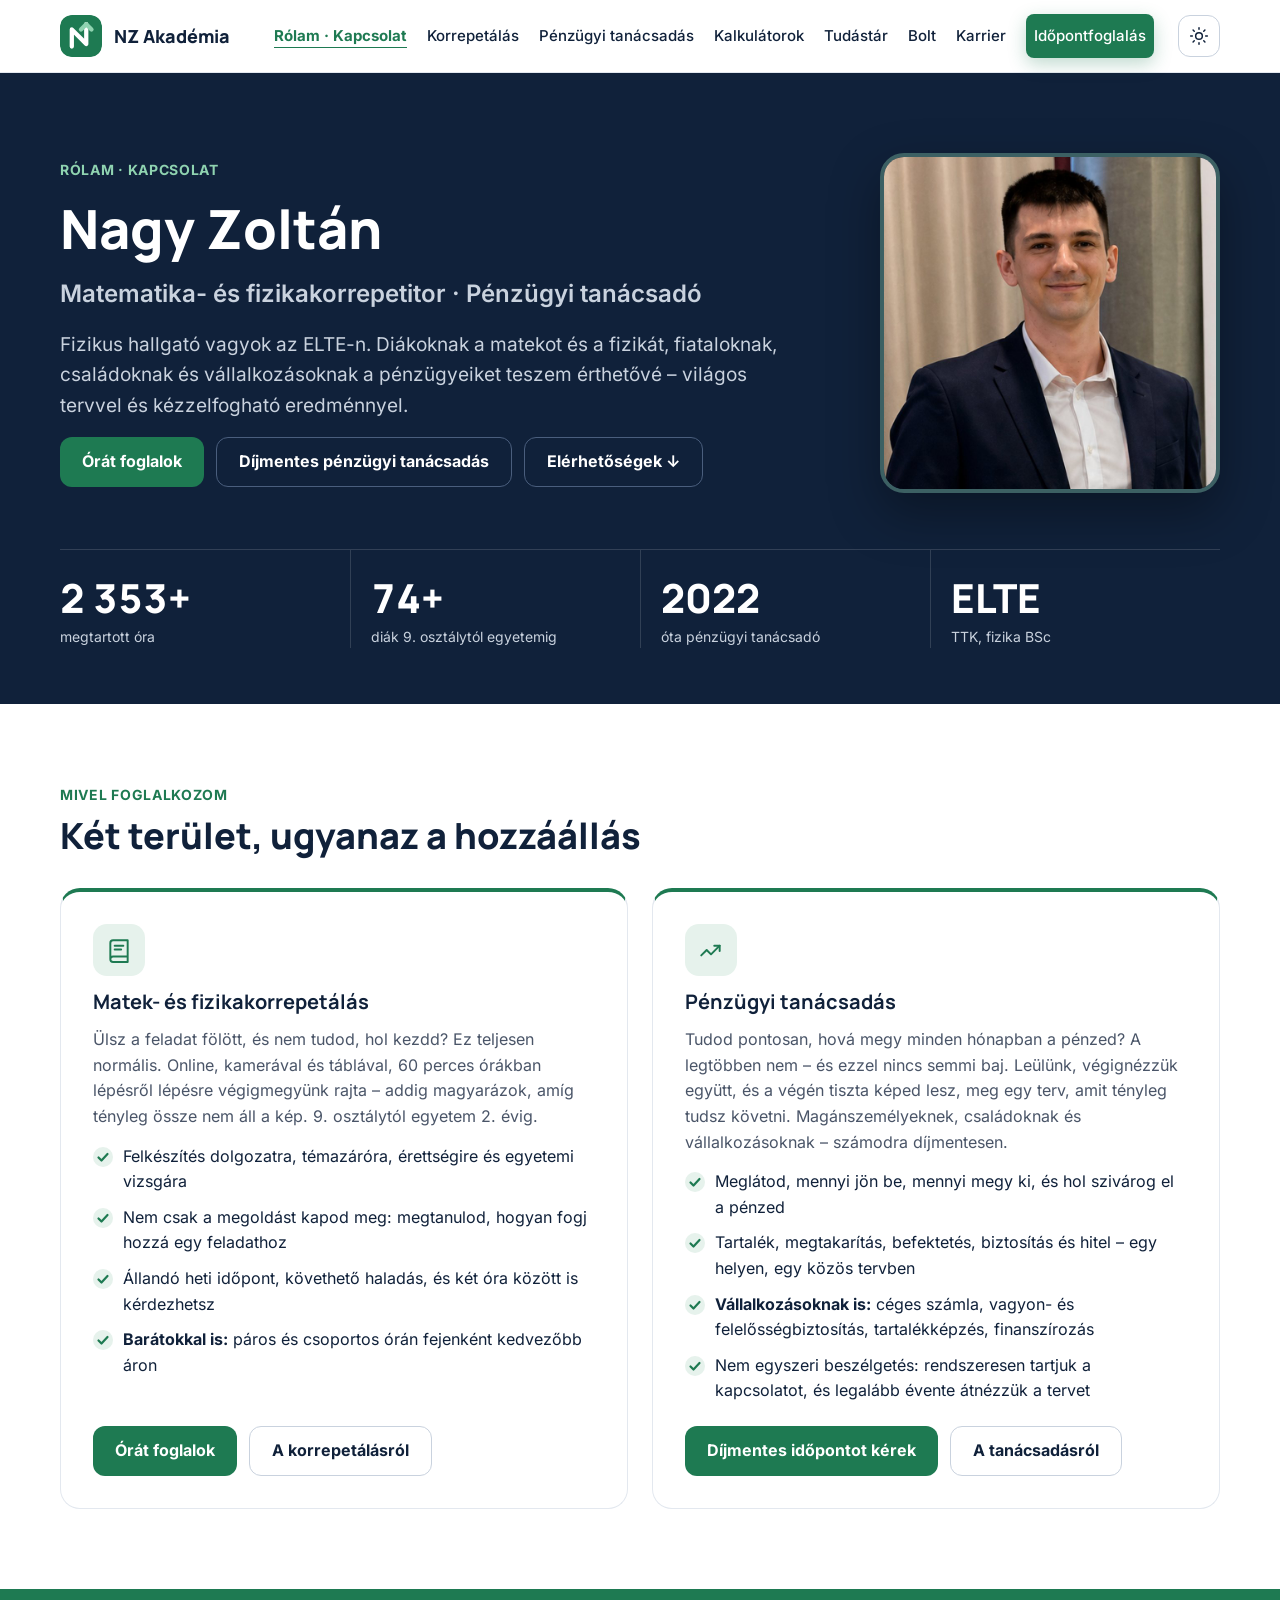
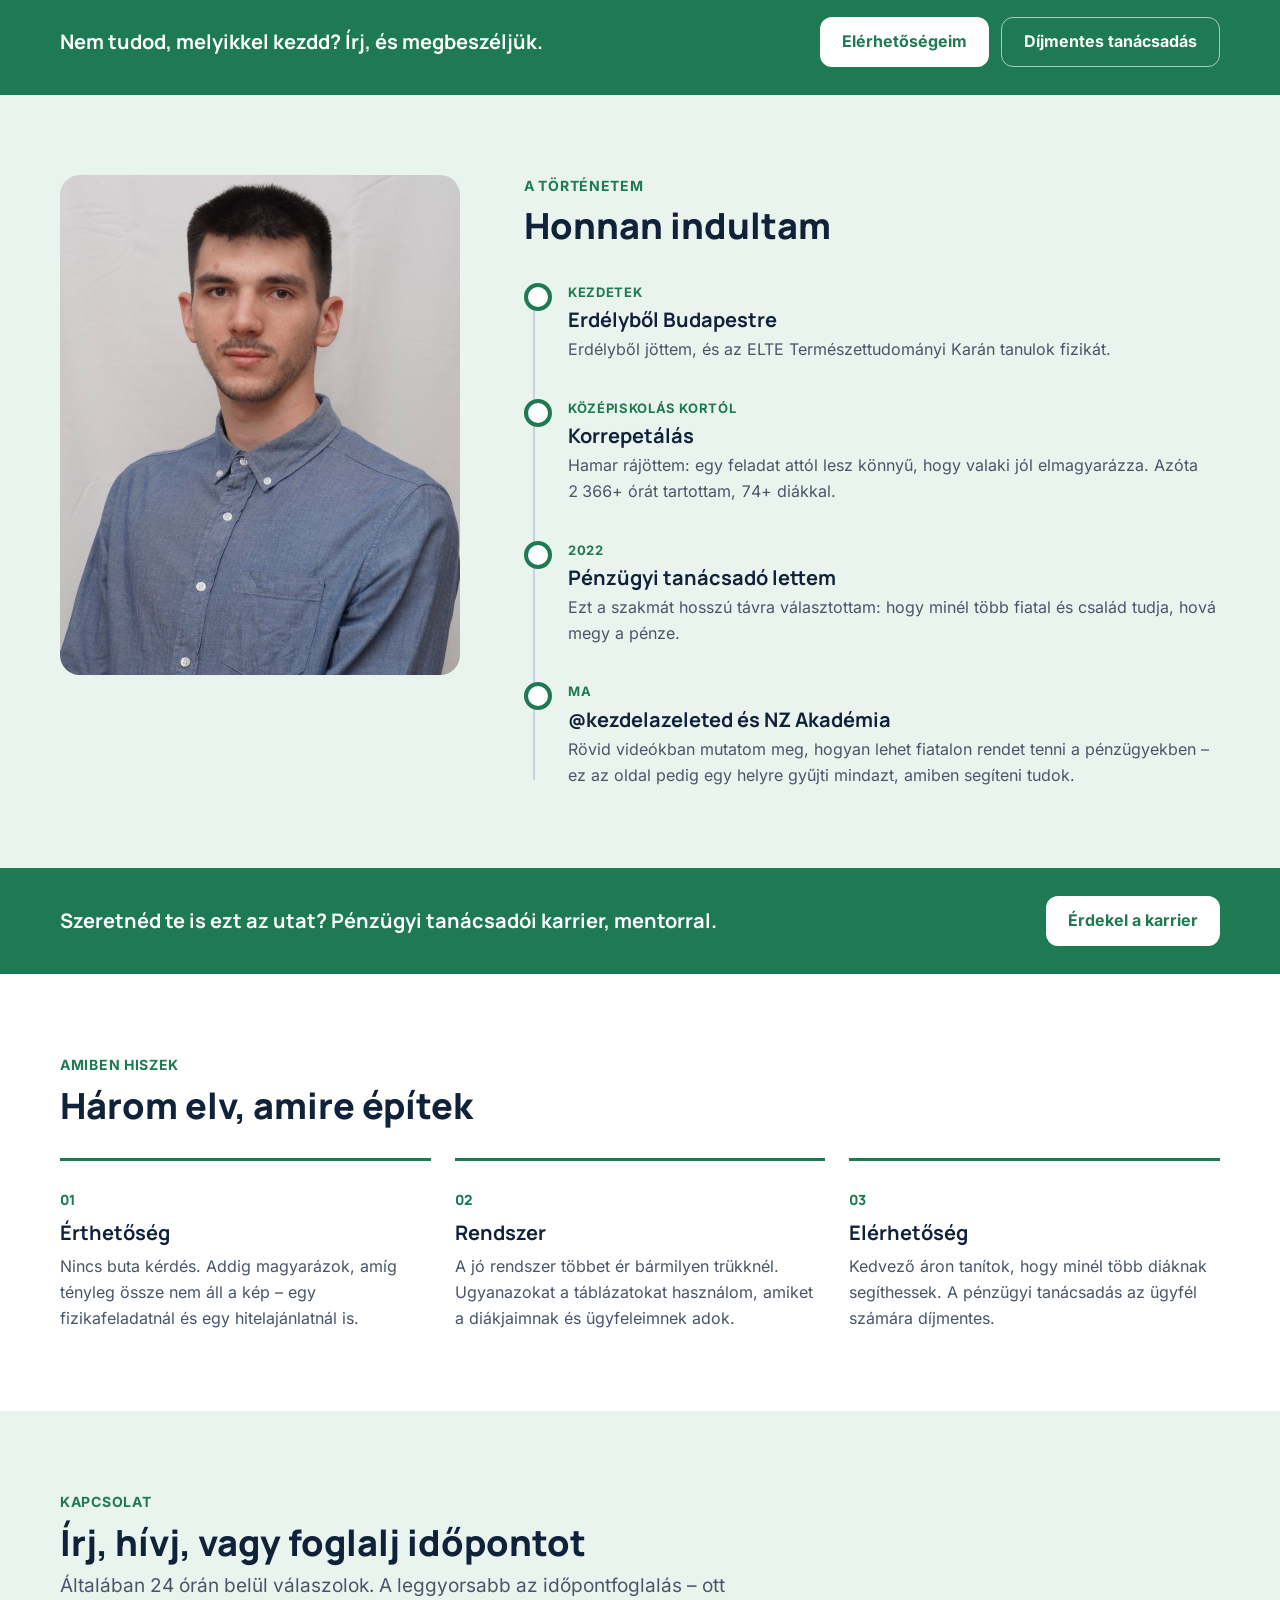
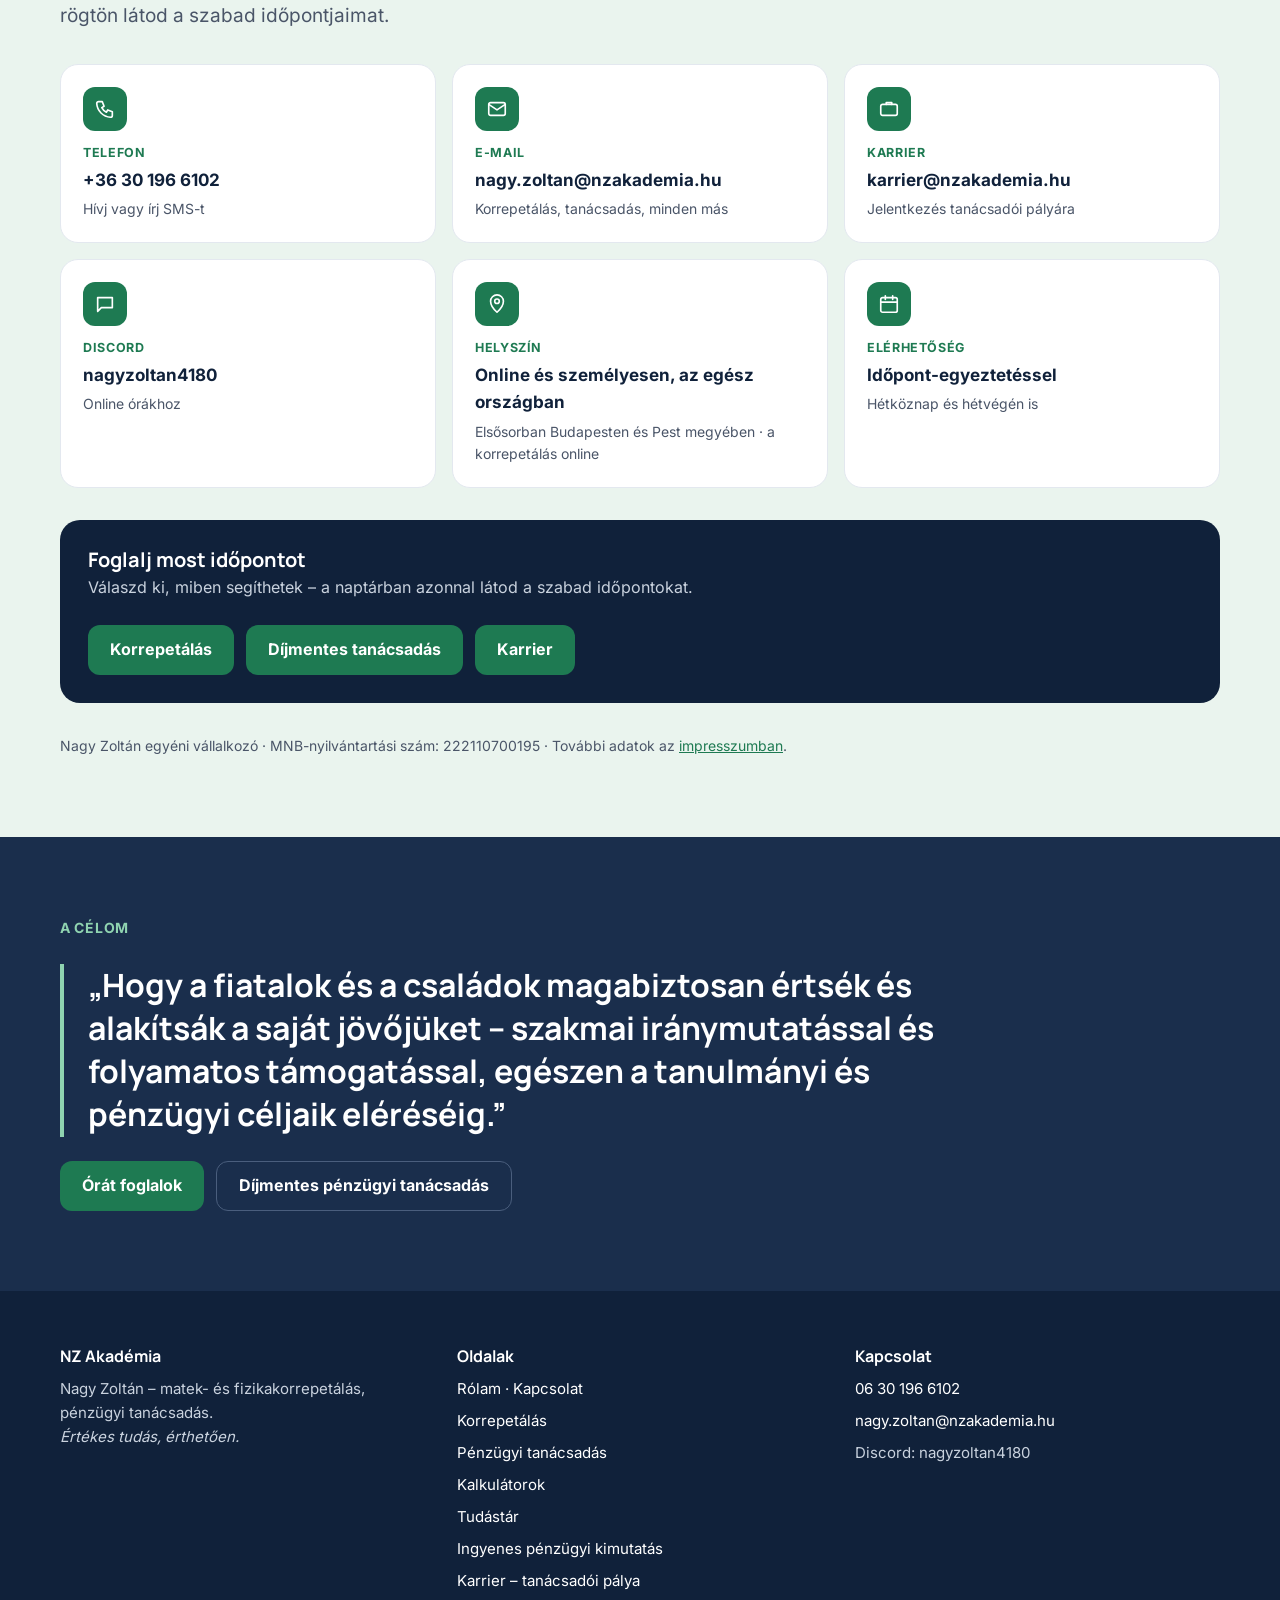
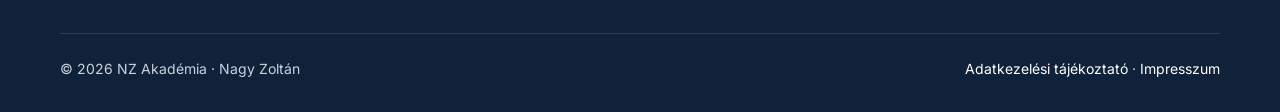
<file: rolam.html>
<!doctype html>
<html lang="hu">
<head>
  <meta charset="utf-8">
  <meta name="viewport" content="width=device-width, initial-scale=1">
  <title>Rólam | NZ Akadémia</title>
  <meta name="description" content="Nagy Zoltán: ELTE fizikus hallgató, matek- és fizikatanár, pénzügyi tanácsadó.">
  <link rel="stylesheet" href="assets/style.css?v=2611261755">
  <script defer src="https://cloud.umami.is/script.js" data-website-id="2bbd9b21-e118-43c6-a43f-94f564ebd75c" data-domains="nzakademia.hu,www.nzakademia.hu,nagyzoltan25.github.io"></script>
  <link rel="icon" type="image/svg+xml" href="assets/logo-mark.svg">
<script>(function(){try{var t=localStorage.getItem("nz-theme");if(!t)t=matchMedia("(prefers-color-scheme: dark)").matches?"dark":"light";document.documentElement.setAttribute("data-theme",t)}catch(e){}})();</script>
</head>
<body>
<!-- ===== FEJLÉC (minden oldalon ugyanez; ha módosítod, mindegyikben írd át) ===== -->
<header class="site-header">
  <div class="wrap">
    <a class="logo" href="index.html"><img src="assets/logo-mark.svg" width="42" height="42" alt=""><span class="logo-text">NZ Akadémia<small>Nagy Zoltán · Értékes tudás, érthetően</small></span></a>
    <button class="theme-btn" type="button" aria-label="Nappali / éjszakai mód váltása" title="Nappali / éjszakai mód"><svg class="sun" viewBox="0 0 24 24"><circle cx="12" cy="12" r="4"/><path d="M12 2v2M12 20v2M4.9 4.9l1.4 1.4M17.7 17.7l1.4 1.4M2 12h2M20 12h2M4.9 19.1l1.4-1.4M17.7 6.3l1.4-1.4"/></svg><svg class="moon" viewBox="0 0 24 24"><path d="M20 14.5A8 8 0 0 1 9.5 4 8 8 0 1 0 20 14.5z"/></svg></button>
    <button class="menu-btn" aria-expanded="false" aria-controls="fomenu">Menü</button>
    <nav class="nav" id="fomenu" aria-label="Fő menü">
      <a href="rolam.html" aria-current="page">Rólam · Kapcsolat</a>
      <a href="korrepetalas.html">Korrepetálás</a>
      <a href="tanacsadas.html">Pénzügyi tanácsadás</a>
      <a href="kalkulatorok.html">Kalkulátorok</a>
      <a href="tudastar.html">Tudástár</a>
      <a href="bolt.html">Bolt</a>
      <a href="karrier.html">Karrier</a>
      <a class="btn" href="index.html#foglalas">Időpontfoglalás</a>
    </nav>
  </div>
</header>

<main class="about">

<!-- 1. HERO -->
<section class="section dark about-top">
  <div class="wrap about-hero">
   <img class="about-photo" src="assets/zoli-portre.jpg" width="800" height="800" alt="Nagy Zoltán portré">
   <div class="stack">
    <span class="eyebrow">Rólam · Kapcsolat</span>
    <h1>Nagy Zoltán</h1>
    <p class="hero-role">Matematika- és fizikakorrepetitor · Pénzügyi tanácsadó</p>
    <p class="lead">Fizikus hallgató vagyok az ELTE-n. Diákoknak a matekot és a fizikát, fiataloknak, családoknak és vállalkozásoknak a pénzügyeiket teszem érthetővé – világos tervvel és kézzelfogható eredménnyel.</p>
    <div class="btn-row"><a class="btn" href="korrepetalas.html#foglalas">Órát foglalok</a><a class="btn ghost" href="tanacsadas.html#foglalas">Díjmentes pénzügyi tanácsadás</a><a class="btn ghost" href="#kapcsolat">Elérhetőségek ↓</a></div>
   </div>
  </div>
  <div class="wrap">
    <div class="about-stats">
      <div><strong><span data-stat="hours" data-count>2 366</span>+</strong><span>megtartott óra</span></div>
      <div><strong><span data-stat="students" data-count>74</span>+</strong><span>diák 9. osztálytól egyetemig</span></div>
      <div><strong>2022</strong><span>óta pénzügyi tanácsadó</span></div>
      <div><strong>ELTE</strong><span>TTK, fizika BSc</span></div>
    </div>
  </div>
</section>

<!-- 2. MIVEL FOGLALKOZOM -->
<section class="section">
  <div class="wrap stack-lg">
    <div class="sec-head"><span class="eyebrow">Mivel foglalkozom</span><h2>Két terület, ugyanaz a hozzáállás</h2></div>
    <div class="svc-grid">
      <article class="svc">
        <div class="svc-ico"><svg viewBox="0 0 24 24" aria-hidden="true"><path d="M4 5.5A2.5 2.5 0 0 1 6.5 3H20v15H6.5A2.5 2.5 0 0 0 4 20.5zM4 20.5A2.5 2.5 0 0 0 6.5 23H20v-5" fill="none" stroke="currentColor" stroke-width="1.8" stroke-linejoin="round"/><path d="M8 8h8M8 11.5h6" stroke="currentColor" stroke-width="1.8" stroke-linecap="round"/></svg></div>
        <h3>Matek- és fizikakorrepetálás</h3>
        <p class="muted">Ülsz a feladat fölött, és nem tudod, hol kezdd? Ez teljesen normális. Online, kamerával és táblával, 60 perces órákban lépésről lépésre végigmegyünk rajta – addig magyarázok, amíg tényleg össze nem áll a kép. 9. osztálytól egyetem 2. évig.</p>
        <ul class="ticks">
          <li>Felkészítés dolgozatra, témazáróra, érettségire és egyetemi vizsgára</li>
          <li>Nem csak a megoldást kapod meg: megtanulod, hogyan fogj hozzá egy feladathoz</li>
          <li>Állandó heti időpont, követhető haladás, és két óra között is kérdezhetsz</li>
          <li><b>Barátokkal is:</b> páros és csoportos órán fejenként kedvezőbb áron</li>
        </ul>
        <div class="btn-row"><a class="btn" href="korrepetalas.html#foglalas">Órát foglalok</a><a class="btn ghost" href="korrepetalas.html">A korrepetálásról</a></div>
      </article>
      <article class="svc">
        <div class="svc-ico"><svg viewBox="0 0 24 24" aria-hidden="true"><path d="M3 17l5-5 4 4 8-8" fill="none" stroke="currentColor" stroke-width="1.8" stroke-linecap="round" stroke-linejoin="round"/><path d="M15 8h5v5" fill="none" stroke="currentColor" stroke-width="1.8" stroke-linecap="round" stroke-linejoin="round"/></svg></div>
        <h3>Pénzügyi tanácsadás</h3>
        <p class="muted">Tudod pontosan, hová megy minden hónapban a pénzed? A legtöbben nem – és ezzel nincs semmi baj. Leülünk, végignézzük együtt, és a végén tiszta képed lesz, meg egy terv, amit tényleg tudsz követni. Magánszemélyeknek, családoknak és vállalkozásoknak – számodra díjmentesen.</p>
        <ul class="ticks">
          <li>Meglátod, mennyi jön be, mennyi megy ki, és hol szivárog el a pénzed</li>
          <li>Tartalék, megtakarítás, befektetés, biztosítás és hitel – egy helyen, egy közös tervben</li>
          <li><b>Vállalkozásoknak is:</b> céges számla, vagyon- és felelősségbiztosítás, tartalékképzés, finanszírozás</li>
          <li>Nem egyszeri beszélgetés: rendszeresen tartjuk a kapcsolatot, és legalább évente átnézzük a tervet</li>
        </ul>
        <div class="btn-row"><a class="btn" href="tanacsadas.html#foglalas">Díjmentes időpontot kérek</a><a class="btn ghost" href="tanacsadas.html">A tanácsadásról</a></div>
      </article>
    </div>
  </div>
</section>


<section class="cta-strip"><div class="wrap cta-in"><p>Nem tudod, melyikkel kezdd? Írj, és megbeszéljük.</p><div class="btn-row"><a class="btn" href="#kapcsolat" data-umami-event="rolam-cta-kapcsolat">Elérhetőségeim</a><a class="btn ghost" href="tanacsadas.html#foglalas" data-umami-event="rolam-cta-tanacsadas">Díjmentes tanácsadás</a></div></div></section>
<!-- 3. TÖRTÉNET -->
<section class="section alt">
  <div class="wrap story">
    <img class="story-photo" src="assets/zoli-ing.jpg" width="800" height="1000" alt="Nagy Zoltán">
    <div class="stack-lg">
      <div class="sec-head"><span class="eyebrow">A történetem</span><h2>Honnan indultam</h2></div>
      <ol class="timeline">
        <li><span class="tl-tag">Kezdetek</span><h3>Erdélyből Budapestre</h3><p>Erdélyből jöttem, és az ELTE Természettudományi Karán tanulok fizikát.</p></li>
        <li><span class="tl-tag">Középiskolás kortól</span><h3>Korrepetálás</h3><p>Hamar rájöttem: egy feladat attól lesz könnyű, hogy valaki jól elmagyarázza. Azóta <span data-stat="hours">2 366</span>+ órát tartottam, <span data-stat="students">74</span>+ diákkal.</p></li>
        <li><span class="tl-tag">2022</span><h3>Pénzügyi tanácsadó lettem</h3><p>Ezt a szakmát hosszú távra választottam: hogy minél több fiatal és család tudja, hová megy a pénze.</p></li>
        <li><span class="tl-tag">Ma</span><h3>@kezdelazeleted és NZ Akadémia</h3><p>Rövid videókban mutatom meg, hogyan lehet fiatalon rendet tenni a pénzügyekben – ez az oldal pedig egy helyre gyűjti mindazt, amiben segíteni tudok.</p></li>
      </ol>
    </div>
  </div>
</section>


<section class="cta-strip"><div class="wrap cta-in"><p>Szeretnéd te is ezt az utat? Pénzügyi tanácsadói karrier, mentorral.</p><div class="btn-row"><a class="btn" href="karrier.html" data-umami-event="rolam-cta-karrier">Érdekel a karrier</a></div></div></section>
<!-- 4. ÉRTÉKEK -->
<section class="section">
  <div class="wrap stack-lg">
    <div class="sec-head"><span class="eyebrow">Amiben hiszek</span><h2>Három elv, amire építek</h2></div>
    <div class="values">
      <div class="value"><span class="v-num">01</span><h3>Érthetőség</h3><p class="muted">Nincs buta kérdés. Addig magyarázok, amíg tényleg össze nem áll a kép – egy fizikafeladatnál és egy hitelajánlatnál is.</p></div>
      <div class="value"><span class="v-num">02</span><h3>Rendszer</h3><p class="muted">A jó rendszer többet ér bármilyen trükknél. Ugyanazokat a táblázatokat használom, amiket a diákjaimnak és ügyfeleimnek adok.</p></div>
      <div class="value"><span class="v-num">03</span><h3>Elérhetőség</h3><p class="muted">Kedvező áron tanítok, hogy minél több diáknak segíthessek. A pénzügyi tanácsadás az ügyfél számára díjmentes.</p></div>
    </div>
  </div>
</section>


<!-- KAPCSOLAT -->
<section class="section alt" id="kapcsolat">
  <div class="wrap stack-lg">
    <div class="sec-head"><span class="eyebrow">Kapcsolat</span><h2>Írj, hívj, vagy foglalj időpontot</h2>
      <p class="lead">Általában 24 órán belül válaszolok. A leggyorsabb az időpontfoglalás – ott rögtön látod a szabad időpontjaimat.</p></div>
    <div class="contact-grid">
      <a class="contact-card" href="tel:+36301966102" data-umami-event="kapcsolat-telefon"><span class="cc-ico"><svg viewBox="0 0 24 24" aria-hidden="true" fill="none" stroke="currentColor" stroke-width="1.8" stroke-linecap="round" stroke-linejoin="round"><path d="M5 4h4l2 5-2.5 1.5a11 11 0 0 0 5 5L15 13l5 2v4a2 2 0 0 1-2 2A16 16 0 0 1 3 6a2 2 0 0 1 2-2"/></svg></span><span class="cc-label">Telefon</span><b>+36 30 196 6102</b><span class="cc-sub">Hívj vagy írj SMS-t</span></a>
      <a class="contact-card" href="mailto:nagy.zoltan@nzakademia.hu" data-umami-event="kapcsolat-email"><span class="cc-ico"><svg viewBox="0 0 24 24" aria-hidden="true" fill="none" stroke="currentColor" stroke-width="1.8" stroke-linecap="round" stroke-linejoin="round"><rect x="3" y="5" width="18" height="14" rx="2"/><path d="M3 7l9 6 9-6"/></svg></span><span class="cc-label">E-mail</span><b>nagy.zoltan@nzakademia.hu</b><span class="cc-sub">Korrepetálás, tanácsadás, minden más</span></a>
      <a class="contact-card" href="mailto:karrier@nzakademia.hu" data-umami-event="kapcsolat-karrier-email"><span class="cc-ico"><svg viewBox="0 0 24 24" aria-hidden="true" fill="none" stroke="currentColor" stroke-width="1.8" stroke-linecap="round" stroke-linejoin="round"><rect x="3" y="7" width="18" height="12" rx="2"/><path d="M9 7V5h6v2"/></svg></span><span class="cc-label">Karrier</span><b>karrier@nzakademia.hu</b><span class="cc-sub">Jelentkezés tanácsadói pályára</span></a>
      <div class="contact-card"><span class="cc-ico"><svg viewBox="0 0 24 24" aria-hidden="true" fill="none" stroke="currentColor" stroke-width="1.8" stroke-linecap="round" stroke-linejoin="round"><path d="M4 5h16v11H8l-4 4z"/></svg></span><span class="cc-label">Discord</span><b>nagyzoltan4180</b><span class="cc-sub">Online órákhoz</span></div>
      <div class="contact-card"><span class="cc-ico"><svg viewBox="0 0 24 24" aria-hidden="true" fill="none" stroke="currentColor" stroke-width="1.8" stroke-linecap="round" stroke-linejoin="round"><path d="M12 21s-7-6.2-7-12a7 7 0 0 1 14 0c0 5.8-7 12-7 12z"/><circle cx="12" cy="9" r="2.5"/></svg></span><span class="cc-label">Helyszín</span><b>Online és személyesen, az egész országban</b><span class="cc-sub">Elsősorban Budapesten és Pest megyében · a korrepetálás online</span></div>
      <div class="contact-card"><span class="cc-ico"><svg viewBox="0 0 24 24" aria-hidden="true" fill="none" stroke="currentColor" stroke-width="1.8" stroke-linecap="round" stroke-linejoin="round"><rect x="3" y="5" width="18" height="16" rx="2"/><path d="M3 10h18M8 3v4M16 3v4"/></svg></span><span class="cc-label">Elérhetőség</span><b>Időpont-egyeztetéssel</b><span class="cc-sub">Hétköznap és hétvégén is</span></div>
    </div>
    <div class="book-cta">
      <div><h3>Foglalj most időpontot</h3><p>Válaszd ki, miben segíthetek – a naptárban azonnal látod a szabad időpontokat.</p></div>
      <div class="btn-row"><a class="btn" href="korrepetalas.html#foglalas" data-umami-event="kapcsolat-korrep-foglalas">Korrepetálás</a><a class="btn" href="tanacsadas.html#foglalas" data-umami-event="kapcsolat-tanacsadas-foglalas">Díjmentes tanácsadás</a><a class="btn" href="karrier.html#jelentkezes" data-umami-event="kapcsolat-karrier">Karrier</a></div>
    </div>
    <p class="small muted">Nagy Zoltán egyéni vállalkozó · MNB-nyilvántartási szám: 222110700195 · További adatok az <a href="impresszum.html">impresszumban</a>.</p>
  </div>
</section>

<!-- 5. ZÁRÁS -->
<section class="section dark close-band">
  <div class="wrap about-close">
    <span class="eyebrow">A célom</span>
    <blockquote>„Hogy a fiatalok és a családok magabiztosan értsék és alakítsák a saját jövőjüket – szakmai iránymutatással és folyamatos támogatással, egészen a tanulmányi és pénzügyi céljaik eléréséig.”</blockquote>
    <div class="btn-row"><a class="btn" href="korrepetalas.html#foglalas">Órát foglalok</a><a class="btn ghost" href="tanacsadas.html#foglalas">Díjmentes pénzügyi tanácsadás</a></div>
  </div>
</section>

</main>

<!-- ===== LÁBLÉC ===== -->
<footer class="site-footer">
  <div class="wrap">
    <div class="footer-grid">
      <div><h3>NZ Akadémia</h3><p>Nagy Zoltán – matek- és fizikakorrepetálás, pénzügyi tanácsadás.<br><em>Értékes tudás, érthetően.</em></p></div>
      <div><h3>Oldalak</h3><ul>
        <li><a href="rolam.html">Rólam · Kapcsolat</a></li>
        <li><a href="korrepetalas.html">Korrepetálás</a></li>
        <li><a href="tanacsadas.html">Pénzügyi tanácsadás</a></li>
        <li><a href="kalkulatorok.html">Kalkulátorok</a></li>
        <li><a href="tudastar.html">Tudástár</a></li>
        <li><a href="ingyenes.html">Ingyenes pénzügyi kimutatás</a></li>
        <li><a href="karrier.html">Karrier – tanácsadói pálya</a></li>
      </ul></div>
      <div><h3>Kapcsolat</h3><ul>
        <li><a href="tel:+36301966102">06 30 196 6102</a></li>
        <li><a href="mailto:nagy.zoltan@nzakademia.hu">nagy.zoltan@nzakademia.hu</a></li>
        <li>Discord: nagyzoltan4180</li>
      </ul></div>
    </div>
    <div class="footer-bottom">
      <span>© <span data-year>2026</span> NZ Akadémia · Nagy Zoltán</span>
      <span><a href="adatkezeles.html">Adatkezelési tájékoztató</a> · <a href="impresszum.html">Impresszum</a></span>
    </div>
  </div>
</footer>
<script src="assets/main.js?v=2611261755"></script>
</body>
</html>
</file>
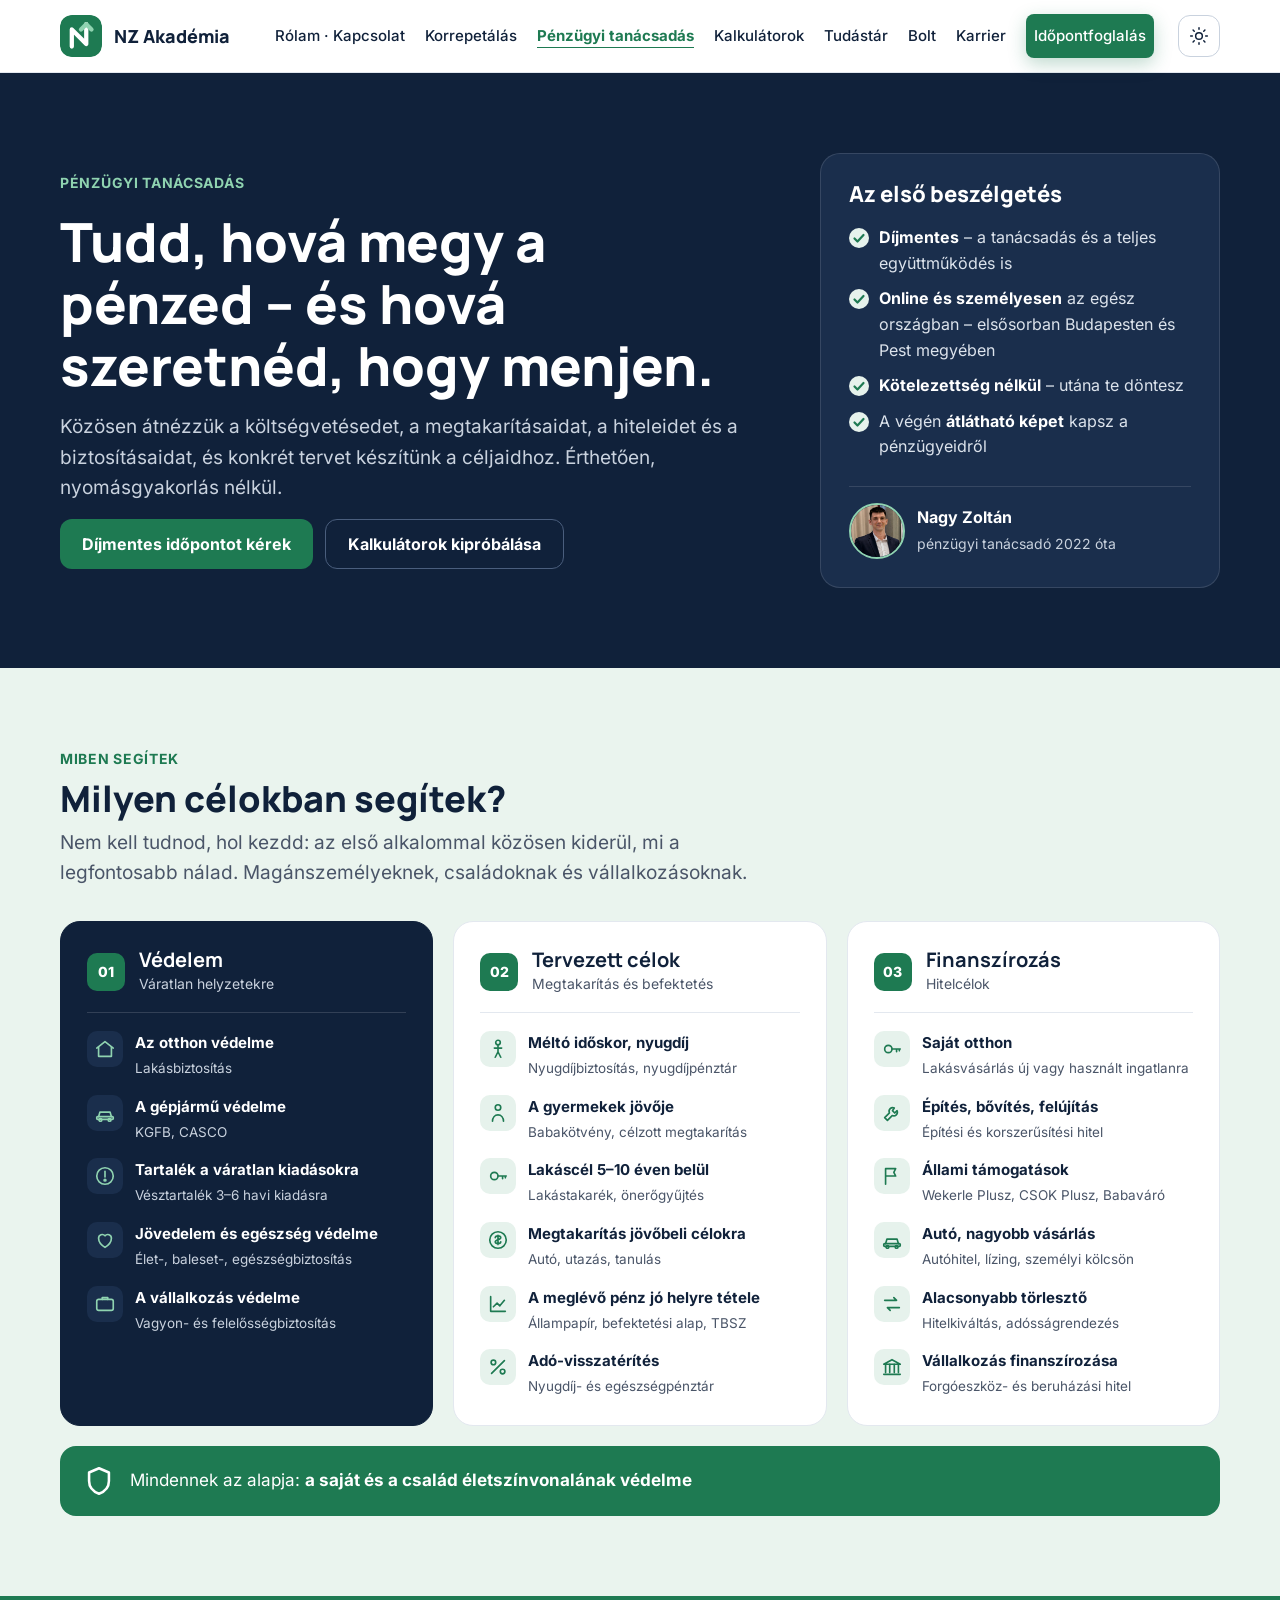
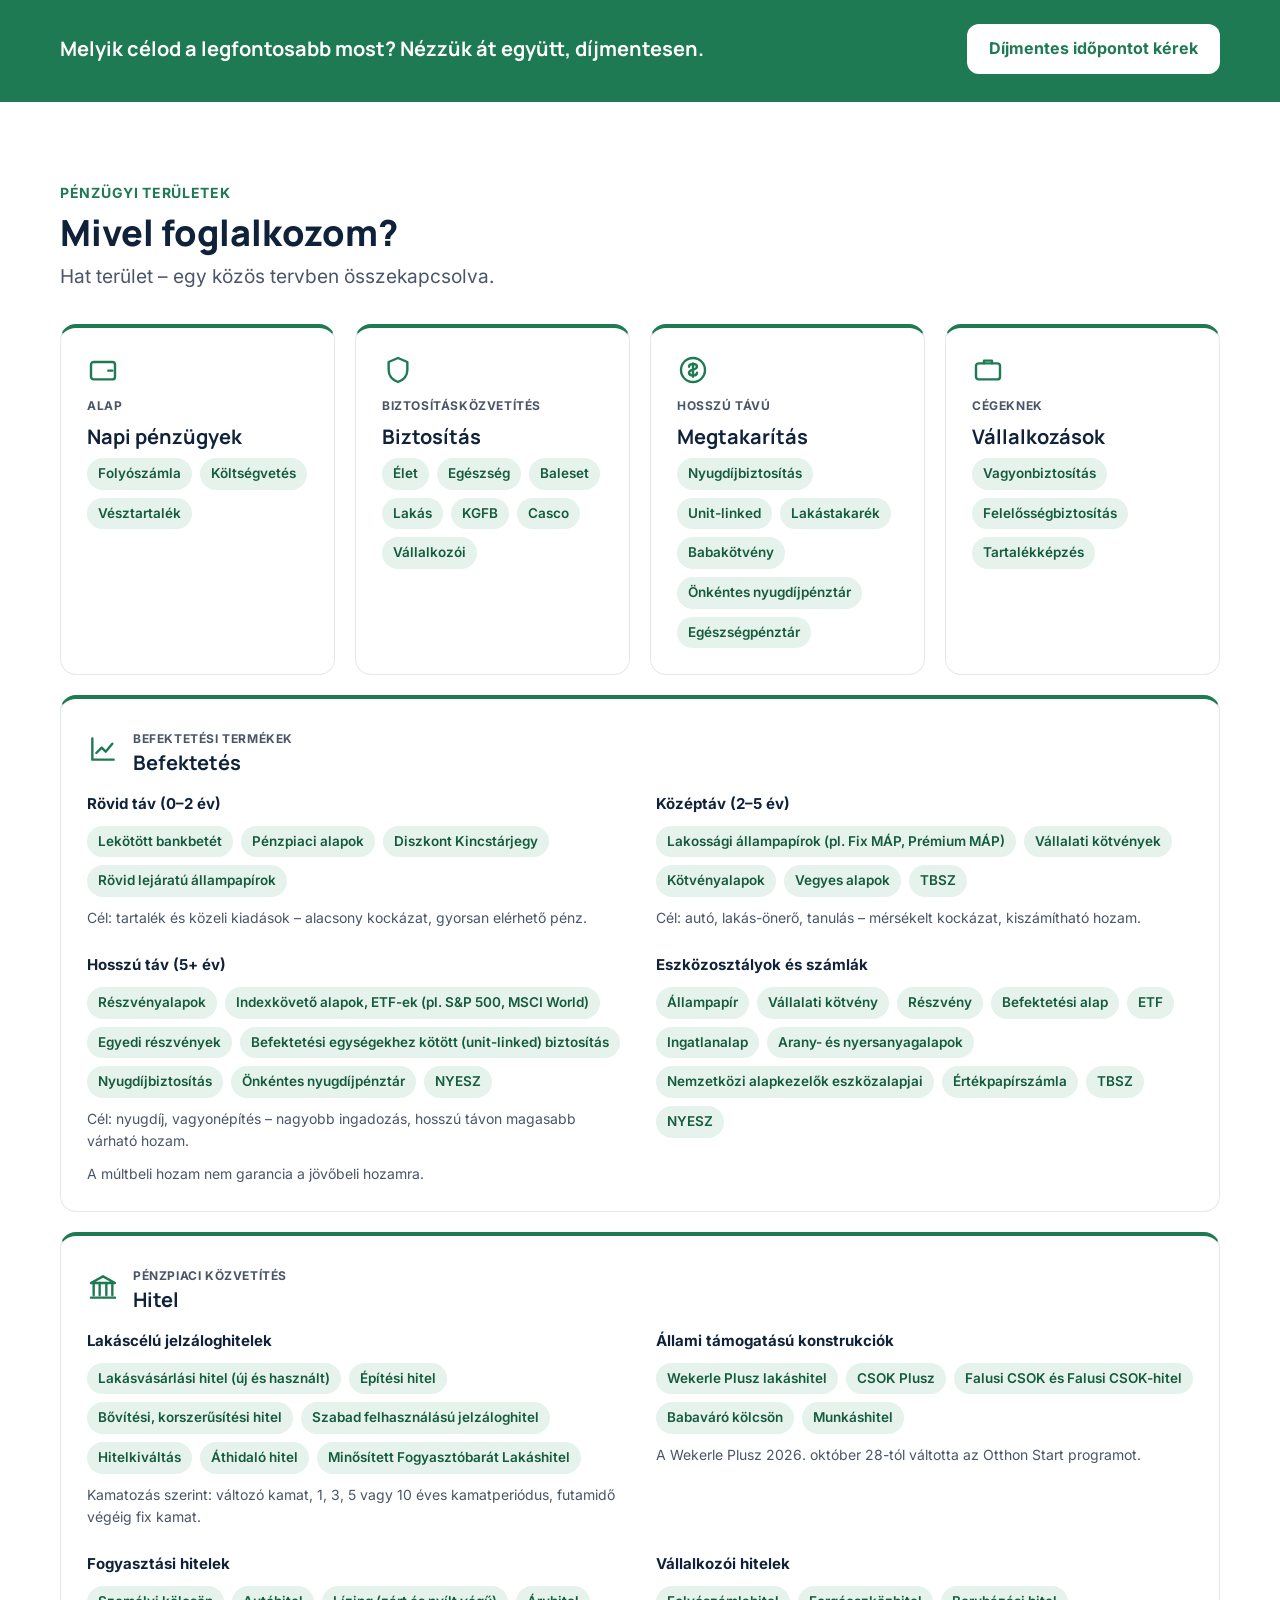
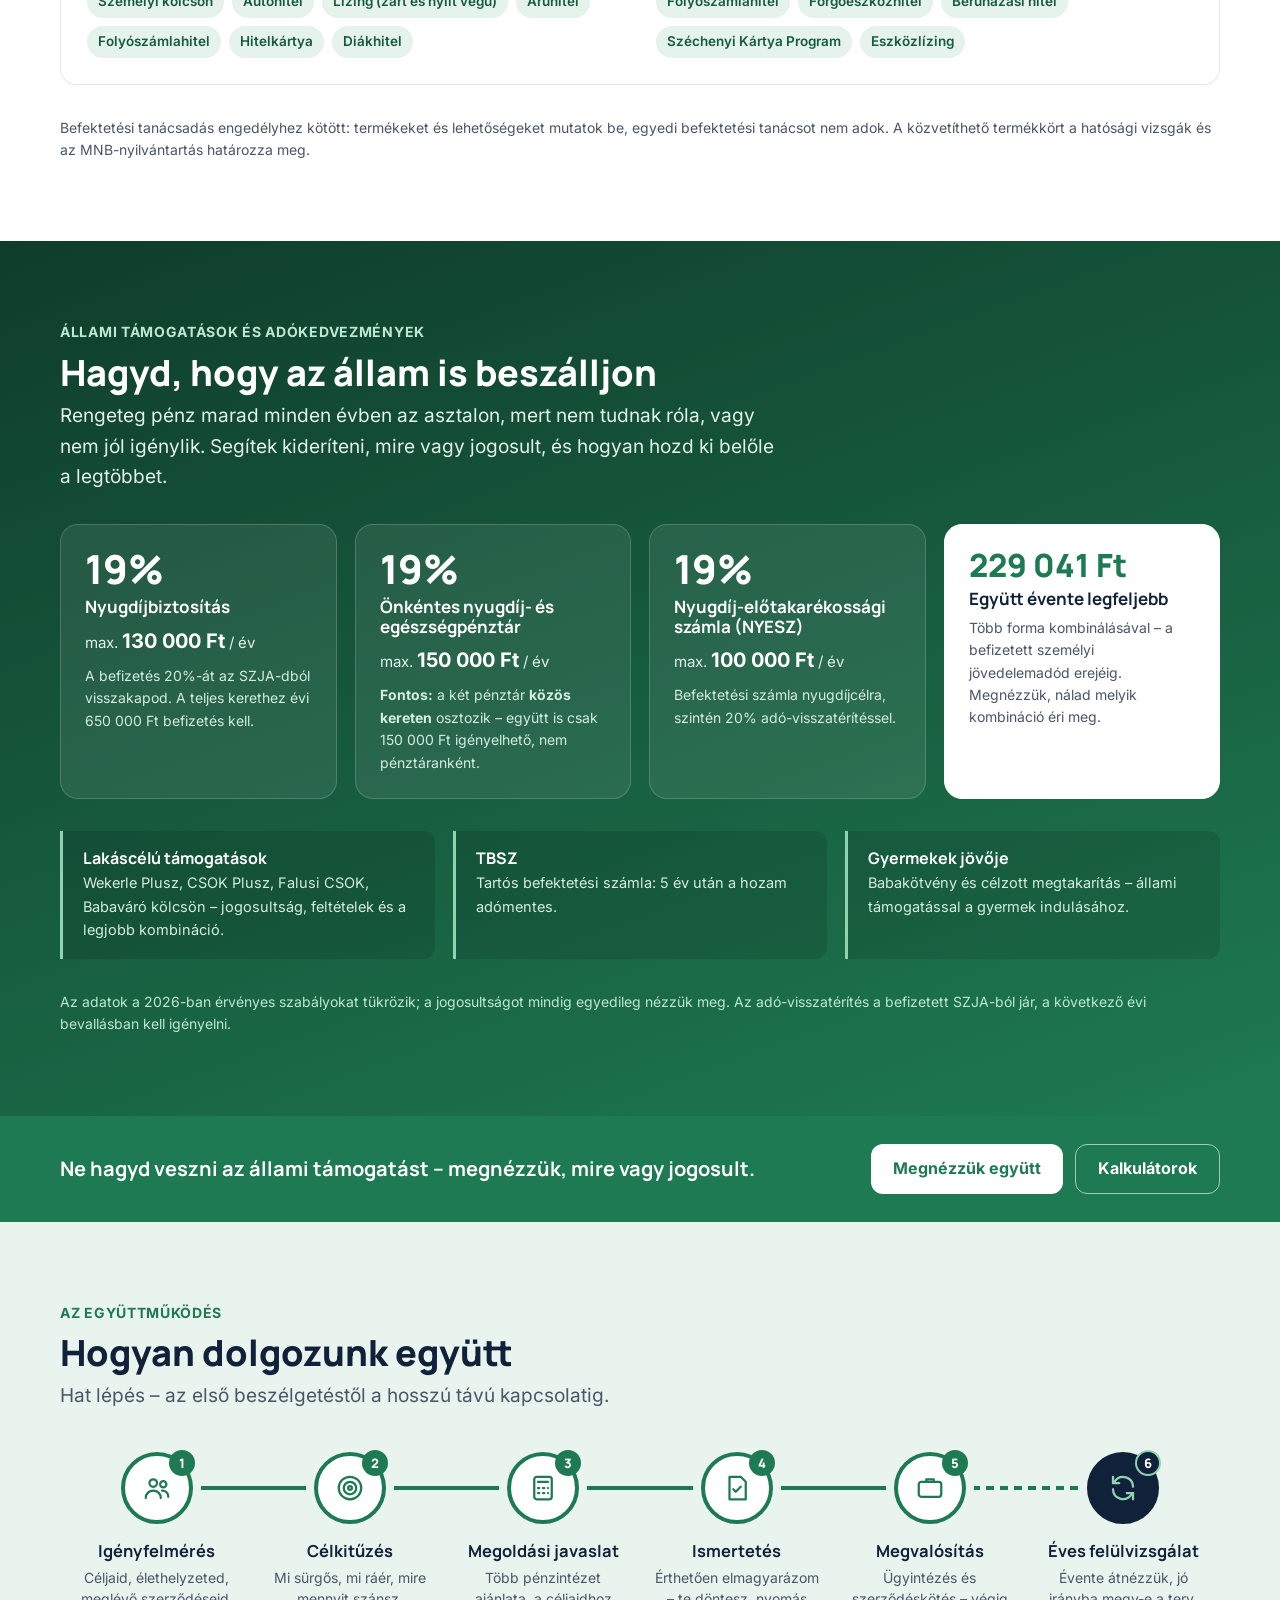
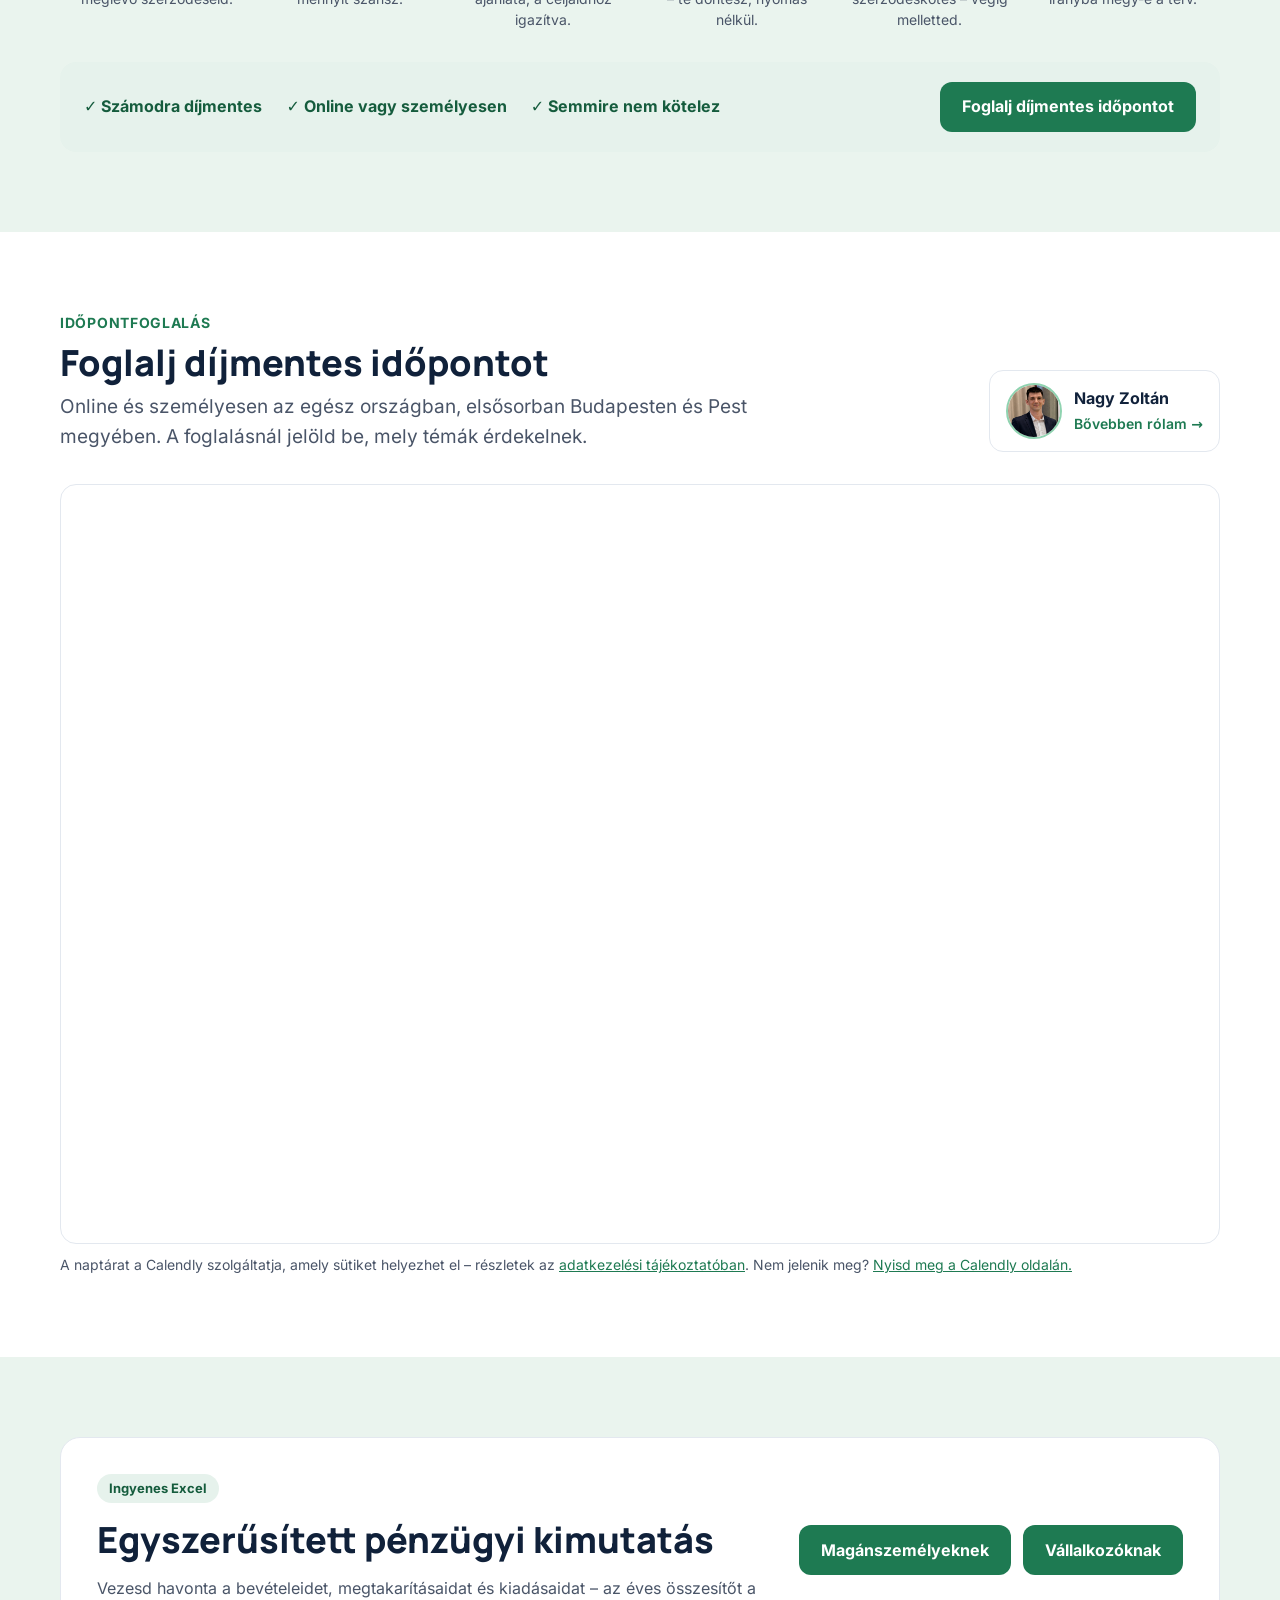
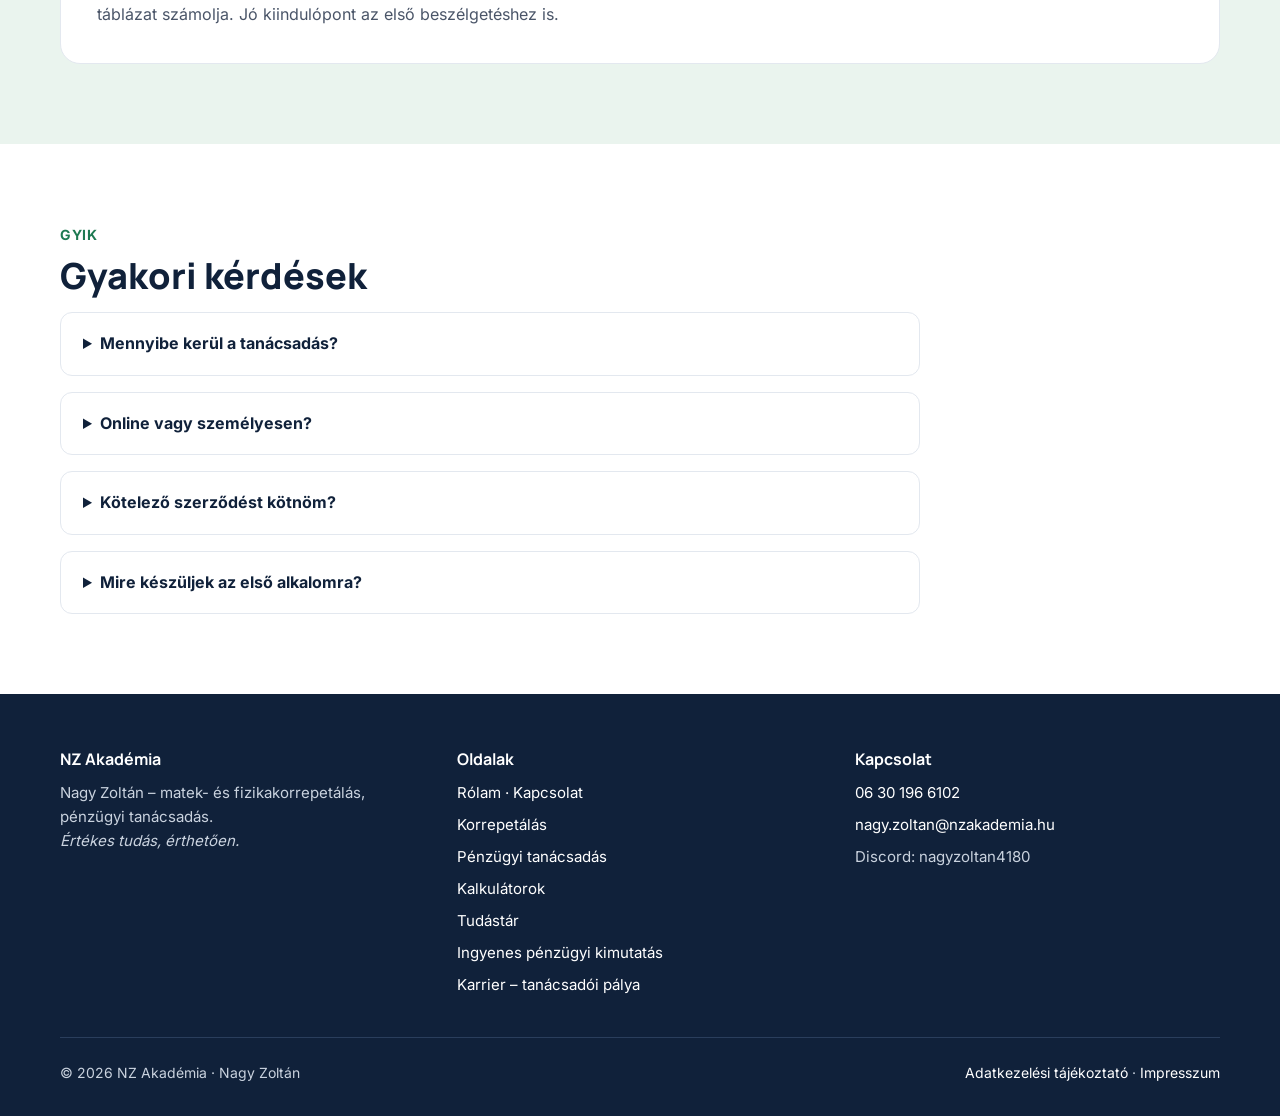
<file: tanacsadas.html>
<!doctype html>
<html lang="hu">
<head>
  <meta charset="utf-8">
  <meta name="viewport" content="width=device-width, initial-scale=1">
  <title>Pénzügyi tanácsadás | NZ Akadémia</title>
  <meta name="description" content="Költségvetés, vésztartalék, megtakarítás, hitelek és biztosítások átnézése érthetően.">
  <link rel="stylesheet" href="assets/style.css?v=2611261755">
  <script defer src="https://cloud.umami.is/script.js" data-website-id="2bbd9b21-e118-43c6-a43f-94f564ebd75c" data-domains="nzakademia.hu,www.nzakademia.hu,nagyzoltan25.github.io"></script>
  <link rel="icon" type="image/svg+xml" href="assets/logo-mark.svg">
<script>(function(){try{var t=localStorage.getItem("nz-theme");if(!t)t=matchMedia("(prefers-color-scheme: dark)").matches?"dark":"light";document.documentElement.setAttribute("data-theme",t)}catch(e){}})();</script>
</head>
<body>
<!-- ===== FEJLÉC (minden oldalon ugyanez; ha módosítod, mindegyikben írd át) ===== -->
<header class="site-header">
  <div class="wrap">
    <a class="logo" href="index.html"><img src="assets/logo-mark.svg" width="42" height="42" alt=""><span class="logo-text">NZ Akadémia<small>Nagy Zoltán · Értékes tudás, érthetően</small></span></a>
    <button class="theme-btn" type="button" aria-label="Nappali / éjszakai mód váltása" title="Nappali / éjszakai mód"><svg class="sun" viewBox="0 0 24 24"><circle cx="12" cy="12" r="4"/><path d="M12 2v2M12 20v2M4.9 4.9l1.4 1.4M17.7 17.7l1.4 1.4M2 12h2M20 12h2M4.9 19.1l1.4-1.4M17.7 6.3l1.4-1.4"/></svg><svg class="moon" viewBox="0 0 24 24"><path d="M20 14.5A8 8 0 0 1 9.5 4 8 8 0 1 0 20 14.5z"/></svg></button>
    <button class="menu-btn" aria-expanded="false" aria-controls="fomenu">Menü</button>
    <nav class="nav" id="fomenu" aria-label="Fő menü">
      <a href="rolam.html">Rólam · Kapcsolat</a>
      <a href="korrepetalas.html">Korrepetálás</a>
      <a href="tanacsadas.html" aria-current="page">Pénzügyi tanácsadás</a>
      <a href="kalkulatorok.html">Kalkulátorok</a>
      <a href="tudastar.html">Tudástár</a>
      <a href="bolt.html">Bolt</a>
      <a href="karrier.html">Karrier</a>
      <a class="btn" href="index.html#foglalas">Időpontfoglalás</a>
    </nav>
  </div>
</header>

<main class="advice">

<!-- 1. HERO -->
<section class="section dark">
  <div class="wrap adv-hero">
    <div class="stack">
      <span class="eyebrow">Pénzügyi tanácsadás</span>
      <h1>Tudd, hová megy a pénzed – és hová szeretnéd, hogy menjen.</h1>
      <p class="lead">Közösen átnézzük a költségvetésedet, a megtakarításaidat, a hiteleidet és a biztosításaidat, és konkrét tervet készítünk a céljaidhoz. Érthetően, nyomásgyakorlás nélkül.</p>
      <div class="btn-row"><a class="btn" href="#foglalas" data-umami-event="tanacsadas-hero-foglalas">Díjmentes időpontot kérek</a><a class="btn ghost" href="kalkulatorok.html">Kalkulátorok kipróbálása</a></div>
    </div>
    <aside class="adv-card">
      <h2>Az első beszélgetés</h2>
      <ul class="ticks light">
        <li><b>Díjmentes</b> – a tanácsadás és a teljes együttműködés is</li>
        <li><b>Online és személyesen</b> az egész országban – elsősorban Budapesten és Pest megyében</li>
        <li><b>Kötelezettség nélkül</b> – utána te döntesz</li>
        <li>A végén <b>átlátható képet</b> kapsz a pénzügyeidről</li>
      </ul>
      <div class="adv-me"><img src="assets/zoli-portre.jpg" width="56" height="56" alt=""><div><b>Nagy Zoltán</b><span>pénzügyi tanácsadó 2022 óta</span></div></div>
    </aside>
  </div>
</section>

<!-- 2. MIBEN SEGÍTEK -->
<section id="celok" class="section alt">
  <div class="wrap stack-lg">
    <div class="sec-head"><span class="eyebrow">Miben segítek</span><h2>Milyen célokban segítek?</h2>
      <p class="lead">Nem kell tudnod, hol kezdd: az első alkalommal közösen kiderül, mi a legfontosabb nálad. Magánszemélyeknek, családoknak és vállalkozásoknak.</p></div>
    <div class="goals2">
      <div class="gcol2 g-protect"><div class="g2-head"><span class="g2-num">01</span><div><h3>Védelem</h3><span>Váratlan helyzetekre</span></div></div><ul><li><svg class="ic" viewBox="0 0 24 24" aria-hidden="true"><path d="M3 11l9-7 9 7"/><path d="M5 10v10h14V10"/></svg><div><b>Az otthon védelme</b><span>Lakásbiztosítás</span></div></li><li><svg class="ic" viewBox="0 0 24 24" aria-hidden="true"><path d="M5 16l1.5-5h11L19 16"/><rect x="3" y="16" width="18" height="3" rx="1"/><circle cx="7" cy="19.5" r="1.5"/><circle cx="17" cy="19.5" r="1.5"/></svg><div><b>A gépjármű védelme</b><span>KGFB, CASCO</span></div></li><li><svg class="ic" viewBox="0 0 24 24" aria-hidden="true"><path d="M12 7v6"/><circle cx="12" cy="16.5" r="1"/><circle cx="12" cy="12" r="9"/></svg><div><b>Tartalék a váratlan kiadásokra</b><span>Vésztartalék 3–6 havi kiadásra</span></div></li><li><svg class="ic" viewBox="0 0 24 24" aria-hidden="true"><path d="M12 20s-7-4.4-7-10a4 4 0 0 1 7-2.6A4 4 0 0 1 19 10c0 5.6-7 10-7 10z"/></svg><div><b>Jövedelem és egészség védelme</b><span>Élet-, baleset-, egészségbiztosítás</span></div></li><li><svg class="ic" viewBox="0 0 24 24" aria-hidden="true"><rect x="3" y="7" width="18" height="12" rx="2"/><path d="M9 7V5h6v2"/></svg><div><b>A vállalkozás védelme</b><span>Vagyon- és felelősségbiztosítás</span></div></li></ul></div>
      <div class="gcol2 g-plan"><div class="g2-head"><span class="g2-num">02</span><div><h3>Tervezett célok</h3><span>Megtakarítás és befektetés</span></div></div><ul><li><svg class="ic" viewBox="0 0 24 24" aria-hidden="true"><circle cx="12" cy="5" r="2.5"/><path d="M12 8v7l-3 6M12 15l3 6M8 11h8"/></svg><div><b>Méltó időskor, nyugdíj</b><span>Nyugdíjbiztosítás, nyugdíjpénztár</span></div></li><li><svg class="ic" viewBox="0 0 24 24" aria-hidden="true"><circle cx="12" cy="6" r="3"/><path d="M6 21c0-4 2.5-7 6-7s6 3 6 7"/></svg><div><b>A gyermekek jövője</b><span>Babakötvény, célzott megtakarítás</span></div></li><li><svg class="ic" viewBox="0 0 24 24" aria-hidden="true"><circle cx="8" cy="12" r="4"/><path d="M12 12h9M17 12v3M20 12v2"/></svg><div><b>Lakáscél 5–10 éven belül</b><span>Lakástakarék, önerőgyűjtés</span></div></li><li><svg class="ic" viewBox="0 0 24 24" aria-hidden="true"><circle cx="12" cy="12" r="9"/><path d="M12 7v10M9 9.5c0-1.4 1.3-2 3-2s3 .8 3 2-1.3 1.7-3 2.2-3 1-3 2.3 1.3 2 3 2 3-.6 3-2"/></svg><div><b>Megtakarítás jövőbeli célokra</b><span>Autó, utazás, tanulás</span></div></li><li><svg class="ic" viewBox="0 0 24 24" aria-hidden="true"><path d="M4 20V4M4 20h16"/><path d="M7 15l4-4 3 3 5-6"/></svg><div><b>A meglévő pénz jó helyre tétele</b><span>Állampapír, befektetési alap, TBSZ</span></div></li><li><svg class="ic" viewBox="0 0 24 24" aria-hidden="true"><path d="M5 19L19 5"/><circle cx="7" cy="7" r="2.5"/><circle cx="17" cy="17" r="2.5"/></svg><div><b>Adó-visszatérítés</b><span>Nyugdíj- és egészségpénztár</span></div></li></ul></div>
      <div class="gcol2 g-fin"><div class="g2-head"><span class="g2-num">03</span><div><h3>Finanszírozás</h3><span>Hitelcélok</span></div></div><ul><li><svg class="ic" viewBox="0 0 24 24" aria-hidden="true"><circle cx="8" cy="12" r="4"/><path d="M12 12h9M17 12v3M20 12v2"/></svg><div><b>Saját otthon</b><span>Lakásvásárlás új vagy használt ingatlanra</span></div></li><li><svg class="ic" viewBox="0 0 24 24" aria-hidden="true"><path d="M14.5 6.5a4 4 0 0 0-5.3 5.3L4 17l3 3 5.2-5.2a4 4 0 0 0 5.3-5.3l-2.5 2.5-2.5-2.5z"/></svg><div><b>Építés, bővítés, felújítás</b><span>Építési és korszerűsítési hitel</span></div></li><li><svg class="ic" viewBox="0 0 24 24" aria-hidden="true"><path d="M5 21V4M5 4h11l-2 4 2 4H5"/></svg><div><b>Állami támogatások</b><span>Wekerle Plusz, CSOK Plusz, Babaváró</span></div></li><li><svg class="ic" viewBox="0 0 24 24" aria-hidden="true"><path d="M5 16l1.5-5h11L19 16"/><rect x="3" y="16" width="18" height="3" rx="1"/><circle cx="7" cy="19.5" r="1.5"/><circle cx="17" cy="19.5" r="1.5"/></svg><div><b>Autó, nagyobb vásárlás</b><span>Autóhitel, lízing, személyi kölcsön</span></div></li><li><svg class="ic" viewBox="0 0 24 24" aria-hidden="true"><path d="M4 8h13l-3-3M20 16H7l3 3"/></svg><div><b>Alacsonyabb törlesztő</b><span>Hitelkiváltás, adósságrendezés</span></div></li><li><svg class="ic" viewBox="0 0 24 24" aria-hidden="true"><path d="M3 9l9-5 9 5H3z"/><path d="M5 9v9M9.5 9v9M14.5 9v9M19 9v9M3 20h18"/></svg><div><b>Vállalkozás finanszírozása</b><span>Forgóeszköz- és beruházási hitel</span></div></li></ul></div>
      <div class="gbase"><svg class="ic" viewBox="0 0 24 24" aria-hidden="true"><path d="M12 3l7 3v6c0 4.5-3 7.5-7 9-4-1.5-7-4.5-7-9V6z"/></svg><span>Mindennek az alapja: <strong>a saját és a család életszínvonalának védelme</strong></span></div>
    </div>
  </div>
</section>


<section class="cta-strip"><div class="wrap cta-in"><p>Melyik célod a legfontosabb most? Nézzük át együtt, díjmentesen.</p><div class="btn-row"><a class="btn" href="#foglalas" data-umami-event="tanacsadas-cta-1">Díjmentes időpontot kérek</a></div></div></section>
<section id="teruletek" class="section">
  <div class="wrap stack-lg">
    <div class="sec-head"><span class="eyebrow">Pénzügyi területek</span><h2>Mivel foglalkozom?</h2>
      <p class="lead">Hat terület – egy közös tervben összekapcsolva.</p></div>
    <div class="areas">
      <div class="card area"><svg class="ic" viewBox="0 0 24 24" aria-hidden="true"><rect x="3" y="6" width="18" height="13" rx="2"/><path d="M16 12.5h3"/></svg><span class="tag">Alap</span><h3>Napi pénzügyek</h3><div class="chips"><span class="pchip">Folyószámla</span><span class="pchip">Költségvetés</span><span class="pchip">Vésztartalék</span></div></div>
      <div class="card area"><svg class="ic" viewBox="0 0 24 24" aria-hidden="true"><path d="M12 3l7 3v6c0 4.5-3 7.5-7 9-4-1.5-7-4.5-7-9V6z"/></svg><span class="tag">Biztosításközvetítés</span><h3>Biztosítás</h3><div class="chips"><span class="pchip">Élet</span><span class="pchip">Egészség</span><span class="pchip">Baleset</span><span class="pchip">Lakás</span><span class="pchip">KGFB</span><span class="pchip">Casco</span><span class="pchip">Vállalkozói</span></div></div>
      <div class="card area"><svg class="ic" viewBox="0 0 24 24" aria-hidden="true"><circle cx="12" cy="12" r="9"/><path d="M12 7v10M9 9.5c0-1.4 1.3-2 3-2s3 .8 3 2-1.3 1.7-3 2.2-3 1-3 2.3 1.3 2 3 2 3-.6 3-2"/></svg><span class="tag">Hosszú távú</span><h3>Megtakarítás</h3><div class="chips"><span class="pchip">Nyugdíjbiztosítás</span><span class="pchip">Unit-linked</span><span class="pchip">Lakástakarék</span><span class="pchip">Babakötvény</span><span class="pchip">Önkéntes nyugdíjpénztár</span><span class="pchip">Egészségpénztár</span></div></div>
      
      
      <div class="card area"><svg class="ic" viewBox="0 0 24 24" aria-hidden="true"><rect x="3" y="7" width="18" height="12" rx="2"/><path d="M9 7V5h6v2"/></svg><span class="tag">Cégeknek</span><h3>Vállalkozások</h3><div class="chips"><span class="pchip">Vagyonbiztosítás</span><span class="pchip">Felelősségbiztosítás</span><span class="pchip">Tartalékképzés</span></div></div>
      <div class="card area area-wide"><div class="aw-head"><svg class="ic" viewBox="0 0 24 24" aria-hidden="true"><path d="M4 20V4M4 20h16"/><path d="M7 15l4-4 3 3 5-6"/></svg><div><span class="tag">Befektetési termékek</span><h3>Befektetés</h3></div></div><div class="lgroups"><div class="lgroup"><h4>Rövid táv (0–2 év)</h4><div class="chips"><span class="pchip">Lekötött bankbetét</span><span class="pchip">Pénzpiaci alapok</span><span class="pchip">Diszkont Kincstárjegy</span><span class="pchip">Rövid lejáratú állampapírok</span></div><p class="small muted">Cél: tartalék és közeli kiadások – alacsony kockázat, gyorsan elérhető pénz.</p></div><div class="lgroup"><h4>Középtáv (2–5 év)</h4><div class="chips"><span class="pchip">Lakossági állampapírok (pl. Fix MÁP, Prémium MÁP)</span><span class="pchip">Vállalati kötvények</span><span class="pchip">Kötvényalapok</span><span class="pchip">Vegyes alapok</span><span class="pchip">TBSZ</span></div><p class="small muted">Cél: autó, lakás-önerő, tanulás – mérsékelt kockázat, kiszámítható hozam.</p></div><div class="lgroup"><h4>Hosszú táv (5+ év)</h4><div class="chips"><span class="pchip">Részvényalapok</span><span class="pchip">Indexkövető alapok, ETF-ek (pl. S&amp;P 500, MSCI World)</span><span class="pchip">Egyedi részvények</span><span class="pchip">Befektetési egységekhez kötött (unit-linked) biztosítás</span><span class="pchip">Nyugdíjbiztosítás</span><span class="pchip">Önkéntes nyugdíjpénztár</span><span class="pchip">NYESZ</span></div><p class="small muted">Cél: nyugdíj, vagyonépítés – nagyobb ingadozás, hosszú távon magasabb várható hozam.</p></div><div class="lgroup"><h4>Eszközosztályok és számlák</h4><div class="chips"><span class="pchip">Állampapír</span><span class="pchip">Vállalati kötvény</span><span class="pchip">Részvény</span><span class="pchip">Befektetési alap</span><span class="pchip">ETF</span><span class="pchip">Ingatlanalap</span><span class="pchip">Arany- és nyersanyagalapok</span><span class="pchip">Nemzetközi alapkezelők eszközalapjai</span><span class="pchip">Értékpapírszámla</span><span class="pchip">TBSZ</span><span class="pchip">NYESZ</span></div></div></div><p class="small muted">A múltbeli hozam nem garancia a jövőbeli hozamra.</p></div>
      <div class="card area area-wide"><div class="aw-head"><svg class="ic" viewBox="0 0 24 24" aria-hidden="true"><path d="M3 9l9-5 9 5H3z"/><path d="M5 9v9M9.5 9v9M14.5 9v9M19 9v9M3 20h18"/></svg><div><span class="tag">Pénzpiaci közvetítés</span><h3>Hitel</h3></div></div><div class="lgroups"><div class="lgroup"><h4>Lakáscélú jelzáloghitelek</h4><div class="chips"><span class="pchip">Lakásvásárlási hitel (új és használt)</span><span class="pchip">Építési hitel</span><span class="pchip">Bővítési, korszerűsítési hitel</span><span class="pchip">Szabad felhasználású jelzáloghitel</span><span class="pchip">Hitelkiváltás</span><span class="pchip">Áthidaló hitel</span><span class="pchip">Minősített Fogyasztóbarát Lakáshitel</span></div><p class="small muted">Kamatozás szerint: változó kamat, 1, 3, 5 vagy 10 éves kamatperiódus, futamidő végéig fix kamat.</p></div><div class="lgroup"><h4>Állami támogatású konstrukciók</h4><div class="chips"><span class="pchip">Wekerle Plusz lakáshitel</span><span class="pchip">CSOK Plusz</span><span class="pchip">Falusi CSOK és Falusi CSOK-hitel</span><span class="pchip">Babaváró kölcsön</span><span class="pchip">Munkáshitel</span></div><p class="small muted">A Wekerle Plusz 2026. október 28-tól váltotta az Otthon Start programot.</p></div><div class="lgroup"><h4>Fogyasztási hitelek</h4><div class="chips"><span class="pchip">Személyi kölcsön</span><span class="pchip">Autóhitel</span><span class="pchip">Lízing (zárt és nyílt végű)</span><span class="pchip">Áruhitel</span><span class="pchip">Folyószámlahitel</span><span class="pchip">Hitelkártya</span><span class="pchip">Diákhitel</span></div></div><div class="lgroup"><h4>Vállalkozói hitelek</h4><div class="chips"><span class="pchip">Folyószámlahitel</span><span class="pchip">Forgóeszközhitel</span><span class="pchip">Beruházási hitel</span><span class="pchip">Széchenyi Kártya Program</span><span class="pchip">Eszközlízing</span></div></div></div></div>
    </div>
    <p class="small muted">Befektetési tanácsadás engedélyhez kötött: termékeket és lehetőségeket mutatok be, egyedi befektetési tanácsot nem adok. A közvetíthető termékkört a hatósági vizsgák és az MNB-nyilvántartás határozza meg.</p>
  </div>
</section>


<!-- ÁLLAMI TÁMOGATÁSOK ÉS ADÓKEDVEZMÉNYEK -->
<section id="tamogatasok" class="section state-band">
  <div class="wrap stack-lg">
    <div class="sec-head"><span class="eyebrow">Állami támogatások és adókedvezmények</span><h2>Hagyd, hogy az állam is beszálljon</h2>
      <p class="lead">Rengeteg pénz marad minden évben az asztalon, mert nem tudnak róla, vagy nem jól igénylik. Segítek kideríteni, mire vagy jogosult, és hogyan hozd ki belőle a legtöbbet.</p></div>
    <div class="tax-grid">
      <div class="tax"><span class="tax-pct">20%</span><h3>Nyugdíjbiztosítás</h3><p class="tax-max">max. <b>130 000 Ft</b> / év</p><p class="small">A befizetés 20%-át az SZJA-dból visszakapod. A teljes kerethez évi 650 000 Ft befizetés kell.</p></div>
      <div class="tax"><span class="tax-pct">20%</span><h3>Önkéntes nyugdíj- és egészségpénztár</h3><p class="tax-max">max. <b>150 000 Ft</b> / év</p><p class="small"><b>Fontos:</b> a két pénztár <b>közös kereten</b> osztozik – együtt is csak 150 000 Ft igényelhető, nem pénztáranként.</p></div>
      <div class="tax"><span class="tax-pct">20%</span><h3>Nyugdíj-előtakarékossági számla (NYESZ)</h3><p class="tax-max">max. <b>100 000 Ft</b> / év</p><p class="small">Befektetési számla nyugdíjcélra, szintén 20% adó-visszatérítéssel.</p></div>
      <div class="tax tax-total"><span class="tax-pct">280 000 Ft</span><h3>Együtt évente legfeljebb</h3><p class="small">Több forma kombinálásával – a befizetett személyi jövedelemadód erejéig. Megnézzük, nálad melyik kombináció éri meg.</p></div>
    </div>
    <div class="state-row">
      <div class="state"><h3>Lakáscélú támogatások</h3><p>Wekerle Plusz, CSOK Plusz, Falusi CSOK, Babaváró kölcsön – jogosultság, feltételek és a legjobb kombináció.</p></div>
      <div class="state"><h3>TBSZ</h3><p>Tartós befektetési számla: 5 év után a hozam adómentes.</p></div>
      <div class="state"><h3>Gyermekek jövője</h3><p>Babakötvény és célzott megtakarítás – állami támogatással a gyermek indulásához.</p></div>
    </div>
    <p class="small muted">Az adatok a 2026-ban érvényes szabályokat tükrözik; a jogosultságot mindig egyedileg nézzük meg. Az adó-visszatérítés a befizetett SZJA-ból jár, a következő évi bevallásban kell igényelni.</p>
  </div>
</section>


<section class="cta-strip"><div class="wrap cta-in"><p>Ne hagyd veszni az állami támogatást – megnézzük, mire vagy jogosult.</p><div class="btn-row"><a class="btn" href="#foglalas" data-umami-event="tanacsadas-cta-allam">Megnézzük együtt</a><a class="btn ghost" href="kalkulatorok.html" data-umami-event="tanacsadas-cta-kalk">Kalkulátorok</a></div></div></section>
<!-- 3. FOLYAMAT -->
<section id="folyamat" class="section alt">
  <div class="wrap stack-lg">
    <div class="sec-head"><span class="eyebrow">Az együttműködés</span><h2>Hogyan dolgozunk együtt</h2>
    <p class="lead">Hat lépés – az első beszélgetéstől a hosszú távú kapcsolatig.</p></div>
    <ol class="stepper">
      <li class="sstep"><span class="sdot"><svg class="ic" viewBox="0 0 24 24" aria-hidden="true"><circle cx="9" cy="8" r="3"/><path d="M3 20c0-3.5 2.7-6 6-6s6 2.5 6 6"/><circle cx="17" cy="9" r="2.5"/><path d="M16 14c3 0 5 2 5 5"/></svg><b>1</b></span><div class="stext"><h3>Igényfelmérés</h3><p>Céljaid, élethelyzeted, meglévő szerződéseid.</p></div></li>
      <li class="sstep"><span class="sdot"><svg class="ic" viewBox="0 0 24 24" aria-hidden="true"><circle cx="12" cy="12" r="9"/><circle cx="12" cy="12" r="5"/><circle cx="12" cy="12" r="1.5"/></svg><b>2</b></span><div class="stext"><h3>Célkitűzés</h3><p>Mi sürgős, mi ráér, mire mennyit szánsz.</p></div></li>
      <li class="sstep"><span class="sdot"><svg class="ic" viewBox="0 0 24 24" aria-hidden="true"><rect x="5" y="3" width="14" height="18" rx="2"/><path d="M8 7h8M8 12h1M12 12h1M16 12h0M8 16h1M12 16h1M16 16v0"/></svg><b>3</b></span><div class="stext"><h3>Megoldási javaslat</h3><p>Több pénzintézet ajánlata, a céljaidhoz igazítva.</p></div></li>
      <li class="sstep"><span class="sdot"><svg class="ic" viewBox="0 0 24 24" aria-hidden="true"><path d="M6 3h9l4 4v14H6z"/><path d="M9 13l2 2 4-4"/></svg><b>4</b></span><div class="stext"><h3>Ismertetés</h3><p>Érthetően elmagyarázom – te döntesz, nyomás nélkül.</p></div></li>
      <li class="sstep"><span class="sdot"><svg class="ic" viewBox="0 0 24 24" aria-hidden="true"><rect x="3" y="7" width="18" height="12" rx="2"/><path d="M9 7V5h6v2"/></svg><b>5</b></span><div class="stext"><h3>Megvalósítás</h3><p>Ügyintézés és szerződéskötés – végig melletted.</p></div></li>
      <li class="sstep loop"><span class="sdot"><svg class="ic" viewBox="0 0 24 24" aria-hidden="true"><path d="M20 11a8 8 0 0 0-14.5-4.5L4 8"/><path d="M4 3v5h5"/><path d="M4 13a8 8 0 0 0 14.5 4.5L20 16"/><path d="M20 21v-5h-5"/></svg><b>6</b></span><div class="stext"><h3>Éves felülvizsgálat</h3><p>Évente átnézzük, jó irányba megy-e a terv.</p></div></li>
    </ol>
    <div class="pbar">
      <ul><li>✓ Számodra díjmentes</li><li>✓ Online vagy személyesen</li><li>✓ Semmire nem kötelez</li></ul>
      <a class="btn" href="#foglalas">Foglalj díjmentes időpontot</a>
    </div>
  </div>
</section>

<!-- 4. FOGLALÁS -->
<section class="section" id="foglalas">
  <div class="wrap stack-lg">
    <div class="book-head">
      <div class="sec-head"><span class="eyebrow">Időpontfoglalás</span><h2>Foglalj díjmentes időpontot</h2>
        <p class="lead">Online és személyesen az egész országban, elsősorban Budapesten és Pest megyében. A foglalásnál jelöld be, mely témák érdekelnek.</p></div>
      <a class="adv-me dark-text" href="rolam.html"><img src="assets/zoli-portre.jpg" width="56" height="56" alt=""><div><b>Nagy Zoltán</b><span>Bővebben rólam →</span></div></a>
    </div>
    <div class="cal-embed">
      <iframe src="https://calendly.com/nagy-zoltan2223/penzugyi-tanacsadas?embed_type=Inline&embed_domain=nzakademia.hu&primary_color=1e7a52" title="Időpontfoglaló naptár (Calendly)" loading="lazy" width="100%" height="760" frameborder="0"></iframe>
      <p class="small muted">A naptárat a Calendly szolgáltatja, amely sütiket helyezhet el – részletek az <a href="adatkezeles.html#calendly">adatkezelési tájékoztatóban</a>. Nem jelenik meg? <a href="https://calendly.com/nagy-zoltan2223/penzugyi-tanacsadas" target="_blank" rel="noopener">Nyisd meg a Calendly oldalán.</a></p>
    </div>
  </div>
</section>

<!-- 5. INGYENES EXCEL -->
<section class="section alt">
  <div class="wrap">
    <div class="excel-band">
      <div class="stack"><span class="chip">Ingyenes Excel</span><h2>Egyszerűsített pénzügyi kimutatás</h2><p class="muted">Vezesd havonta a bevételeidet, megtakarításaidat és kiadásaidat – az éves összesítőt a táblázat számolja. Jó kiindulópont az első beszélgetéshez is.</p></div>
      <div class="btn-row"><a class="btn" href="letoltes/Egyszer%C5%B1s%C3%ADtett%20p%C3%A9nz%C3%BCgyi%20kimutat%C3%A1s.xlsx" download>Magánszemélyeknek</a><a class="btn" href="letoltes/Egyszer%C5%B1s%C3%ADtett%20p%C3%A9nz%C3%BCgyi%20kimutat%C3%A1s%20%E2%80%93%20v%C3%A1llalkoz%C3%B3knak.xlsx" download>Vállalkozóknak</a></div>
    </div>
  </div>
</section>

<!-- 6. GYIK -->
<section id="gyik" class="section">
  <div class="wrap stack faq">
    <div class="sec-head"><span class="eyebrow">GYIK</span><h2>Gyakori kérdések</h2></div>
    <details><summary>Mennyibe kerül a tanácsadás?</summary><p>Semmibe. A tanácsadás és a teljes együttműködés díjmentes számodra. A legjobban úgy hálálhatod meg, ha továbbajánlasz olyanoknak, akiknek szintén hasznos lehet.</p></details>
    <details><summary>Online vagy személyesen?</summary><p>Mindkettő lehetséges, az ország egész területén. A személyes találkozók elsődleges helyszíne Budapest és Pest megye; más településen előzetes egyeztetéssel.</p></details>
    <details><summary>Kötelező szerződést kötnöm?</summary><p>Nem. A beszélgetés után te döntöd el, mit valósítasz meg és hogyan.</p></details>
    <details><summary>Mire készüljek az első alkalomra?</summary><p>Elég, ha nagyjából tudod a havi bevételedet és a fix kiadásaidat. A többit közösen rakjuk össze.</p></details>
    <!-- KÖZVETÍTŐI TÁJÉKOZTATÓ: ha pénzügyi termék közvetítéséhez kapcsolódik a tevékenység, a jogszabály szerinti kötelező adatokat ide kell tenni (könyvelővel/jogásszal egyeztetve). -->
  </div>
</section>

</main>

<!-- ===== LÁBLÉC ===== -->
<footer class="site-footer">
  <div class="wrap">
    <div class="footer-grid">
      <div><h3>NZ Akadémia</h3><p>Nagy Zoltán – matek- és fizikakorrepetálás, pénzügyi tanácsadás.<br><em>Értékes tudás, érthetően.</em></p></div>
      <div><h3>Oldalak</h3><ul>
        <li><a href="rolam.html">Rólam · Kapcsolat</a></li>
        <li><a href="korrepetalas.html">Korrepetálás</a></li>
        <li><a href="tanacsadas.html">Pénzügyi tanácsadás</a></li>
        <li><a href="kalkulatorok.html">Kalkulátorok</a></li>
        <li><a href="tudastar.html">Tudástár</a></li>
        <li><a href="ingyenes.html">Ingyenes pénzügyi kimutatás</a></li>
        <li><a href="karrier.html">Karrier – tanácsadói pálya</a></li>
      </ul></div>
      <div><h3>Kapcsolat</h3><ul>
        <li><a href="tel:+36301966102">06 30 196 6102</a></li>
        <li><a href="mailto:nagy.zoltan@nzakademia.hu">nagy.zoltan@nzakademia.hu</a></li>
        <li>Discord: nagyzoltan4180</li>
      </ul></div>
    </div>
    <div class="footer-bottom">
      <span>© <span data-year>2026</span> NZ Akadémia · Nagy Zoltán</span>
      <span><a href="adatkezeles.html">Adatkezelési tájékoztató</a> · <a href="impresszum.html">Impresszum</a></span>
    </div>
  </div>
</footer>
<script src="assets/main.js?v=2611261755"></script>
</body>
</html>
</file>
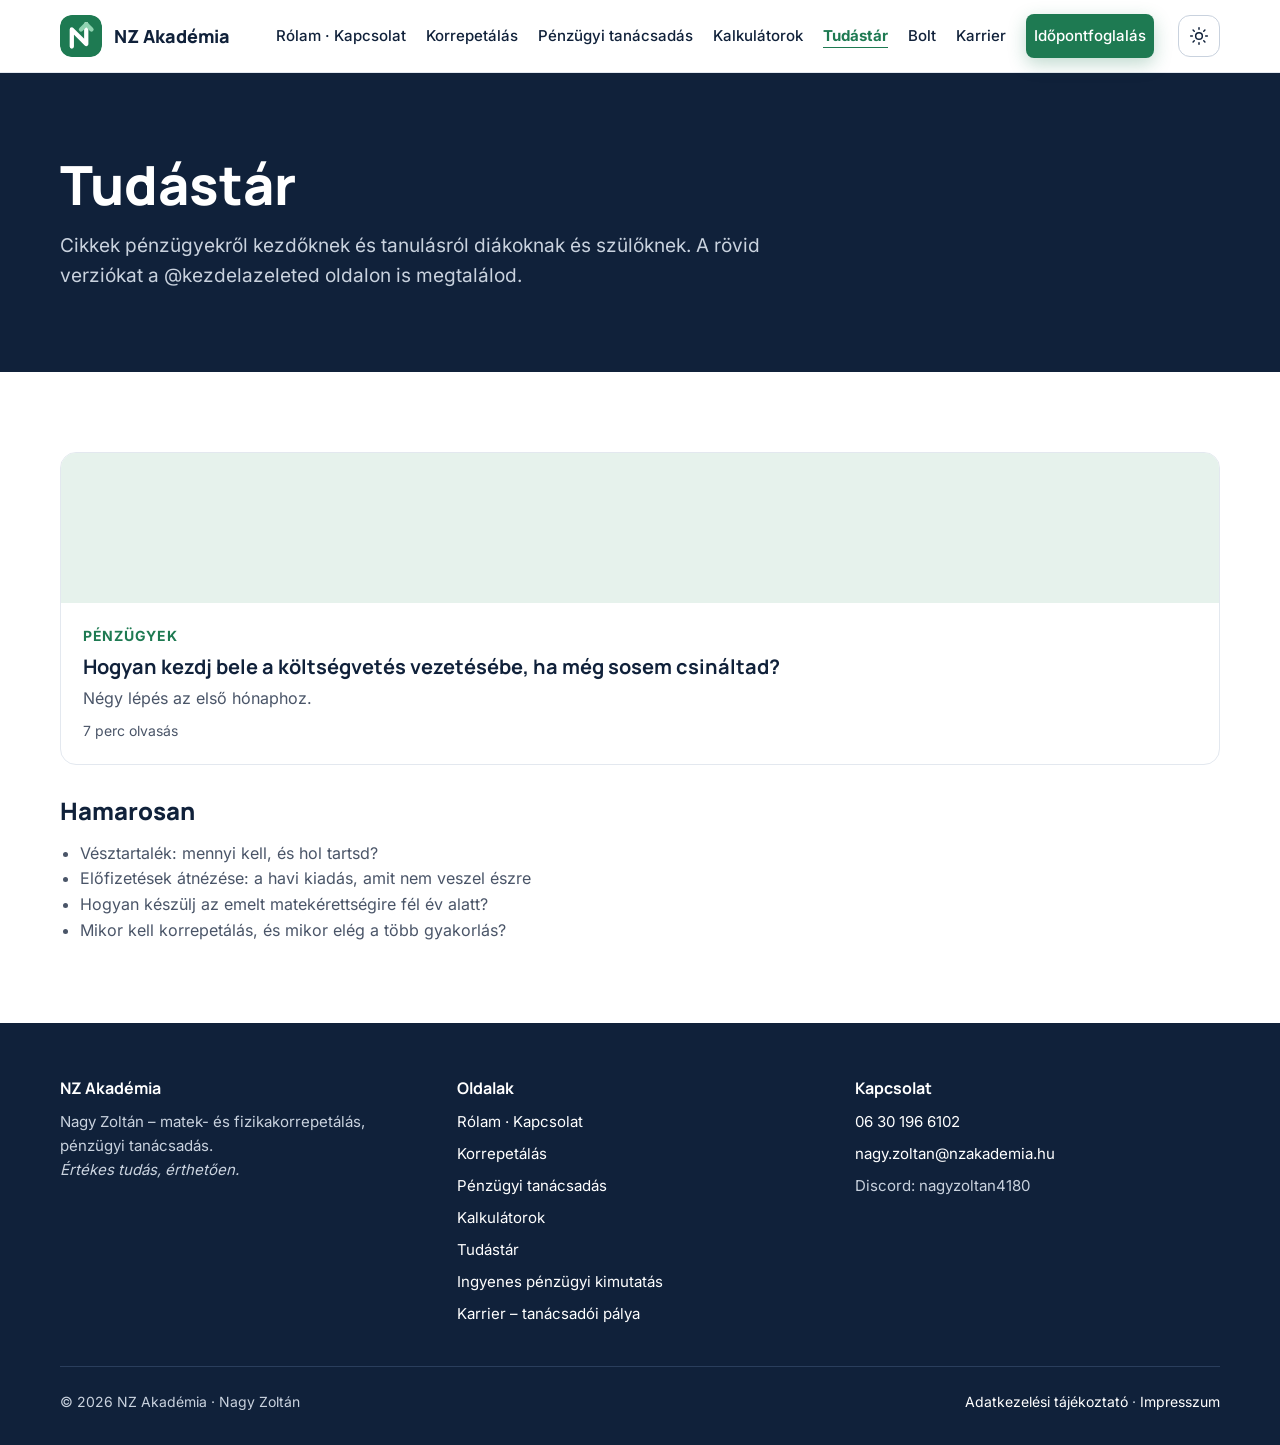
<file: tudastar.html>
<!doctype html>
<html lang="hu">
<head>
  <meta charset="utf-8">
  <meta name="viewport" content="width=device-width, initial-scale=1">
  <title>Tudástár – pénzügyek és tanulás</title>
  <meta name="description" content="Cikkek pénzügyekről kezdőknek és tanulásról diákoknak, szülőknek.">
  <link rel="stylesheet" href="assets/style.css?v=2611261755">
  <script defer src="https://cloud.umami.is/script.js" data-website-id="2bbd9b21-e118-43c6-a43f-94f564ebd75c" data-domains="nzakademia.hu,www.nzakademia.hu,nagyzoltan25.github.io"></script>
  <link rel="icon" type="image/svg+xml" href="assets/logo-mark.svg">
<script>(function(){try{var t=localStorage.getItem("nz-theme");if(!t)t=matchMedia("(prefers-color-scheme: dark)").matches?"dark":"light";document.documentElement.setAttribute("data-theme",t)}catch(e){}})();</script>
</head>
<body>
<!-- ===== FEJLÉC (minden oldalon ugyanez; ha módosítod, mindegyikben írd át) ===== -->
<header class="site-header">
  <div class="wrap">
    <a class="logo" href="index.html"><img src="assets/logo-mark.svg" width="42" height="42" alt=""><span class="logo-text">NZ Akadémia<small>Nagy Zoltán · Értékes tudás, érthetően</small></span></a>
    <button class="theme-btn" type="button" aria-label="Nappali / éjszakai mód váltása" title="Nappali / éjszakai mód"><svg class="sun" viewBox="0 0 24 24"><circle cx="12" cy="12" r="4"/><path d="M12 2v2M12 20v2M4.9 4.9l1.4 1.4M17.7 17.7l1.4 1.4M2 12h2M20 12h2M4.9 19.1l1.4-1.4M17.7 6.3l1.4-1.4"/></svg><svg class="moon" viewBox="0 0 24 24"><path d="M20 14.5A8 8 0 0 1 9.5 4 8 8 0 1 0 20 14.5z"/></svg></button>
    <button class="menu-btn" aria-expanded="false" aria-controls="fomenu">Menü</button>
    <nav class="nav" id="fomenu" aria-label="Fő menü">
      <a href="rolam.html">Rólam · Kapcsolat</a>
      <a href="korrepetalas.html">Korrepetálás</a>
      <a href="tanacsadas.html">Pénzügyi tanácsadás</a>
      <a href="kalkulatorok.html">Kalkulátorok</a>
      <a href="tudastar.html" aria-current="page">Tudástár</a>
      <a href="bolt.html">Bolt</a>
      <a href="karrier.html">Karrier</a>
      <a class="btn" href="index.html#foglalas">Időpontfoglalás</a>
    </nav>
  </div>
</header>

<main>

<section class="section dark">
  <div class="wrap stack">
    <h1>Tudástár</h1>
    <p class="lead">Cikkek pénzügyekről kezdőknek és tanulásról diákoknak és szülőknek. A rövid verziókat a @kezdelazeleted oldalon is megtalálod.</p>
  </div>
</section>
<section class="section">
  <div class="wrap stack-lg">
    <div class="grid">
      <a class="post-card" href="koltsegvetes-kezdoknek.html">
        <div class="thumb"></div>
        <div class="body"><span class="eyebrow">Pénzügyek</span><h3>Hogyan kezdj bele a költségvetés vezetésébe, ha még sosem csináltad?</h3><p class="muted">Négy lépés az első hónaphoz.</p><span class="small muted">7 perc olvasás</span></div>
      </a>
      <!-- ÚJ CIKK: másold le a fenti <a class="post-card">…</a> blokkot, és írd át a linket és a címet. -->
    </div>
    <div class="stack">
      <h2 style="font-size:24px">Hamarosan</h2>
      <ul class="muted" style="margin:0;padding-left:20px">
        <li>Vésztartalék: mennyi kell, és hol tartsd?</li>
        <li>Előfizetések átnézése: a havi kiadás, amit nem veszel észre</li>
        <li>Hogyan készülj az emelt matekérettségire fél év alatt?</li>
        <li>Mikor kell korrepetálás, és mikor elég a több gyakorlás?</li>
      </ul>
    </div>
  </div>
</section>

</main>

<!-- ===== LÁBLÉC ===== -->
<footer class="site-footer">
  <div class="wrap">
    <div class="footer-grid">
      <div><h3>NZ Akadémia</h3><p>Nagy Zoltán – matek- és fizikakorrepetálás, pénzügyi tanácsadás.<br><em>Értékes tudás, érthetően.</em></p></div>
      <div><h3>Oldalak</h3><ul>
        <li><a href="rolam.html">Rólam · Kapcsolat</a></li>
        <li><a href="korrepetalas.html">Korrepetálás</a></li>
        <li><a href="tanacsadas.html">Pénzügyi tanácsadás</a></li>
        <li><a href="kalkulatorok.html">Kalkulátorok</a></li>
        <li><a href="tudastar.html">Tudástár</a></li>
        <li><a href="ingyenes.html">Ingyenes pénzügyi kimutatás</a></li>
        <li><a href="karrier.html">Karrier – tanácsadói pálya</a></li>
      </ul></div>
      <div><h3>Kapcsolat</h3><ul>
        <li><a href="tel:+36301966102">06 30 196 6102</a></li>
        <li><a href="mailto:nagy.zoltan@nzakademia.hu">nagy.zoltan@nzakademia.hu</a></li>
        <li>Discord: nagyzoltan4180</li>
      </ul></div>
    </div>
    <div class="footer-bottom">
      <span>© <span data-year>2026</span> NZ Akadémia · Nagy Zoltán</span>
      <span><a href="adatkezeles.html">Adatkezelési tájékoztató</a> · <a href="impresszum.html">Impresszum</a></span>
    </div>
  </div>
</footer>
<script src="assets/main.js?v=2611261755"></script>
</body>
</html>
</file>
<file: assets/style.css>
/* Saját tárhelyen lévő betűtípusok (Inter, Manrope – SIL Open Font License), így a látogatók adatai nem jutnak el a Google-hoz */
@font-face{font-family:'Inter';font-style:normal;font-display:swap;font-weight:100 900;src:url(fonts/inter-latin-ext-wght-normal.woff2) format('woff2-variations');unicode-range:U+0100-02BA,U+02BD-02C5,U+02C7-02CC,U+02CE-02D7,U+02DD-02FF,U+0304,U+0308,U+0329,U+1D00-1DBF,U+1E00-1E9F,U+1EF2-1EFF,U+2020,U+20A0-20AB,U+20AD-20C0,U+2113,U+2C60-2C7F,U+A720-A7FF}
@font-face{font-family:'Inter';font-style:normal;font-display:swap;font-weight:100 900;src:url(fonts/inter-latin-wght-normal.woff2) format('woff2-variations');unicode-range:U+0000-00FF,U+0131,U+0152-0153,U+02BB-02BC,U+02C6,U+02DA,U+02DC,U+0304,U+0308,U+0329,U+2000-206F,U+20AC,U+2122,U+2191,U+2193,U+2212,U+2215,U+FEFF,U+FFFD}
@font-face{font-family:'Manrope';font-style:normal;font-display:swap;font-weight:200 800;src:url(fonts/manrope-latin-ext-wght-normal.woff2) format('woff2-variations');unicode-range:U+0100-02BA,U+02BD-02C5,U+02C7-02CC,U+02CE-02D7,U+02DD-02FF,U+0304,U+0308,U+0329,U+1D00-1DBF,U+1E00-1E9F,U+1EF2-1EFF,U+2020,U+20A0-20AB,U+20AD-20C0,U+2113,U+2C60-2C7F,U+A720-A7FF}
@font-face{font-family:'Manrope';font-style:normal;font-display:swap;font-weight:200 800;src:url(fonts/manrope-latin-wght-normal.woff2) format('woff2-variations');unicode-range:U+0000-00FF,U+0131,U+0152-0153,U+02BB-02BC,U+02C6,U+02DA,U+02DC,U+0304,U+0308,U+0329,U+2000-206F,U+20AC,U+2122,U+2191,U+2193,U+2212,U+2215,U+FEFF,U+FFFD}
/* ===== Színek – itt egy helyen átírhatod az egész oldal színeit ===== */
:root{
  --ink:#10213A; --muted:#4A5568; --bg:#FFFFFF; --alt:#EAF4EE;
  --accent:#1E7A52; --accent-hover:#155C3D; --accent-soft:#E6F2EC; --accent-light:#8FD3B0;
  --navy-card:#1A2E4C; --navy:#10213A; --surface:#FFFFFF; --amber-bg:#FFF4E0; --amber-fg:#6B3E00;
  --line:#E3E8EF; --line-strong:#C9D2DE; --radius:16px;
}
*{box-sizing:border-box}
html{scroll-behavior:smooth}
body{margin:0;font-family:Inter,system-ui,-apple-system,sans-serif;color:var(--ink);background:var(--bg);font-size:16px;line-height:1.6}
h1,h2,h3{font-family:Manrope,Inter,sans-serif;line-height:1.15;margin:0;font-weight:800}
h1{font-size:clamp(34px,5vw,54px)} h2{font-size:clamp(26px,3.2vw,36px)} h3{font-size:20px;font-weight:700}
p{margin:0}
a{color:var(--accent)} a:hover{color:var(--accent-hover)}
img{max-width:100%;display:block}
.wrap{max-width:1200px;margin:0 auto;padding:0 20px}
.section{padding:80px 0} .section.alt{background:var(--alt)} .section.dark{background:var(--navy);color:#fff}
.dark p,.dark .muted{color:#C9D2DE} .dark h1,.dark h2,.dark h3{color:#fff}
.stack{display:flex;flex-direction:column;gap:16px} .stack-lg{display:flex;flex-direction:column;gap:32px}
.muted{color:var(--muted)} .small{font-size:14px}
.eyebrow{font-size:14px;font-weight:700;color:var(--accent);text-transform:uppercase;letter-spacing:.05em}
.dark .eyebrow{color:var(--accent-light)}
.lead{font-size:clamp(17px,2vw,19px);color:var(--muted);max-width:720px}
.dark .lead{color:#C9D2DE}
.grid{display:grid;gap:22px;grid-template-columns:repeat(auto-fit,minmax(260px,1fr))}
.grid-2{display:grid;gap:40px;grid-template-columns:repeat(auto-fit,minmax(320px,1fr));align-items:center}
.card{padding:26px;border-radius:var(--radius);background:var(--surface);border:1px solid var(--line);display:flex;flex-direction:column;gap:10px}
.alt .card{border-color:transparent}
.card.dark-card{background:var(--navy-card);border:0;color:#fff}
.chip{align-self:flex-start;display:inline-block;padding:4px 12px;border-radius:999px;background:var(--accent-soft);color:var(--accent-hover);font-size:13px;font-weight:700}
.chip.amber{background:var(--amber-bg);color:var(--amber-fg)}
.btn{display:inline-flex;align-items:center;justify-content:center;min-height:50px;padding:0 22px;border-radius:12px;background:var(--accent);color:#fff;text-decoration:none;font-weight:700;border:0;font-size:16px;font-family:inherit;cursor:pointer}
.btn:hover{background:var(--accent-hover);color:#fff}
.btn.ghost{background:transparent;border:1px solid var(--line-strong);color:var(--ink)}
.btn.ghost:hover{border-color:var(--accent);color:var(--accent)}
.dark .btn.ghost{color:#fff;border-color:#4A5E7D}
.btn-row{display:flex;flex-wrap:wrap;gap:12px}
.placeholder{background:var(--accent-soft);color:var(--accent-hover);border-radius:var(--radius);display:flex;align-items:center;justify-content:center;text-align:center;padding:24px;min-height:220px}
/* Fejléc */
.site-header{position:sticky;top:0;z-index:50;background:var(--surface);border-bottom:1px solid var(--line)}
.site-header .wrap{display:flex;align-items:center;justify-content:space-between;gap:16px;min-height:72px}
.logo{display:flex;align-items:center;gap:12px;text-decoration:none;color:var(--ink);font-family:Manrope,sans-serif;font-weight:800;font-size:18px}

.logo:hover{color:var(--ink)}
.nav{display:flex;align-items:center;gap:4px}
.nav a{white-space:nowrap;padding:10px 10px;color:var(--ink);text-decoration:none;font-weight:500;font-size:15px;border-radius:8px}
.nav a:hover{background:var(--alt)}
.nav a[aria-current=page]{color:var(--accent);font-weight:700;text-decoration:underline;text-underline-offset:6px}
.nav .btn{color:#fff;margin-left:8px;min-height:44px}
.menu-btn{display:none;background:none;border:1px solid var(--line-strong);border-radius:10px;min-height:44px;padding:0 14px;font:inherit;font-weight:600;color:var(--ink)}
@media (max-width:1240px){
  .menu-btn{display:block}
  .nav{display:none;position:absolute;left:0;right:0;top:72px;background:var(--surface);flex-direction:column;align-items:stretch;padding:12px 20px 20px;border-bottom:1px solid var(--line)}
  .nav.open{display:flex}
  .nav .btn{margin:8px 0 0}
}
/* Lábléc */
.site-footer{background:var(--navy);color:#C9D2DE;padding:56px 0 32px;font-size:15px}
.site-footer a{color:#fff;text-decoration:none} .site-footer a:hover{text-decoration:underline;color:#fff}
.footer-grid{display:grid;gap:32px;grid-template-columns:repeat(auto-fit,minmax(200px,1fr))}
.footer-grid h3{font-size:16px;color:#fff;margin-bottom:12px}
.footer-grid ul{list-style:none;margin:0;padding:0;display:flex;flex-direction:column;gap:8px}
.footer-bottom{margin-top:40px;padding-top:24px;border-top:1px solid #2A3E5C;display:flex;flex-wrap:wrap;justify-content:space-between;gap:12px;font-size:14px}
/* Statisztika */
.stats{display:grid;gap:16px;grid-template-columns:repeat(auto-fit,minmax(170px,1fr));margin-top:40px}
.stat{padding:20px;border-radius:14px;background:var(--navy-card)}
.stat strong{display:block;font-family:Manrope,sans-serif;font-size:30px;color:#fff}
.stat span{font-size:14px;color:#C9D2DE}
/* Árak */
.price{font-family:Manrope,sans-serif;font-size:34px;font-weight:800}
.price small{font-size:16px;font-weight:500;color:var(--muted)}
/* Lépések */
.steps{list-style:none;margin:0;padding:0;display:grid;gap:18px;grid-template-columns:repeat(auto-fit,minmax(220px,1fr))}
.steps li{display:flex;flex-direction:column;gap:8px}
.steps .num{width:40px;height:40px;border-radius:999px;background:var(--accent);color:#fff;display:flex;align-items:center;justify-content:center;font-weight:800}
/* GYIK */
details{padding:18px 22px;border-radius:12px;background:var(--surface);border:1px solid var(--line)}
.alt details{border-color:transparent}
summary{font-weight:700;cursor:pointer}
details p{margin-top:10px;color:var(--muted)}
/* Táblázat */
.table-wrap{overflow-x:auto;border-radius:var(--radius);border:1px solid var(--line);background:var(--surface)}
table{width:100%;border-collapse:collapse;min-width:560px}
th,td{padding:14px 18px;text-align:left;border-bottom:1px solid var(--line)}
th{font-size:13px;color:var(--muted);font-weight:700;text-transform:uppercase;letter-spacing:.04em}
tr:last-child td{border-bottom:0}
/* Űrlapok */
form{display:flex;flex-direction:column;gap:16px}
label{display:flex;flex-direction:column;gap:6px;font-size:14px;font-weight:600}
input,select,textarea{font:inherit;font-size:16px;min-height:50px;padding:10px 14px;border-radius:10px;border:1px solid var(--line-strong);background:var(--surface);color:var(--ink);width:100%}
textarea{min-height:110px;resize:vertical}
input:focus,select:focus,textarea:focus{outline:3px solid var(--accent-light);border-color:var(--accent)}
label.check{flex-direction:row;align-items:flex-start;gap:10px;font-weight:400}
label.check input{width:20px;min-height:20px;height:20px;flex-shrink:0;margin-top:2px}
.form-row{display:grid;gap:16px;grid-template-columns:repeat(auto-fit,minmax(200px,1fr))}
.notice{padding:16px 20px;border-radius:12px;background:var(--accent-soft);color:var(--accent-hover)}
.notice.amber{background:var(--amber-bg);color:var(--amber-fg)}
.legal{font-size:14px;color:var(--muted);border-left:3px solid var(--line-strong);padding-left:16px}
/* Kalkulátor */
.tabs{display:flex;flex-wrap:wrap;gap:10px}
.tab{min-height:46px;padding:0 20px;border-radius:999px;border:1px solid var(--line-strong);background:var(--surface);color:var(--ink);font:inherit;font-weight:600;cursor:pointer}
.tab[aria-selected=true]{background:var(--accent);border-color:var(--accent);color:#fff}
.calc{display:grid;gap:32px;grid-template-columns:repeat(auto-fit,minmax(320px,1fr));align-items:start}
.calc[hidden]{display:none}
input[type=range]{padding:0;min-height:32px;border:0;accent-color:var(--accent)}
.result{padding:32px;border-radius:20px;background:var(--navy);color:#fff;display:flex;flex-direction:column;gap:10px}
.result .big{font-family:Manrope,sans-serif;font-size:clamp(32px,4vw,44px);font-weight:800}
.result .row{display:flex;justify-content:space-between;color:#C9D2DE;font-size:15px}
.result .row strong{color:#fff}
.bar{height:10px;border-radius:999px;background:var(--accent);overflow:hidden}
.bar span{display:block;height:100%;background:var(--surface)}
/* Cikk */
.article{max-width:760px}
.article p,.article li{font-size:18px;line-height:1.75}
.article h2{font-size:28px;margin-top:40px}
.article blockquote{margin:28px 0;padding:20px 24px;border-left:4px solid var(--accent);background:var(--alt);border-radius:0 12px 12px 0;font-size:18px}
.post-card{text-decoration:none;color:var(--ink);border-radius:var(--radius);border:1px solid var(--line);overflow:hidden;display:flex;flex-direction:column}
.post-card .thumb{height:150px;background:var(--accent-soft)}
.post-card .body{padding:22px;display:flex;flex-direction:column;gap:8px}
.post-card:hover{border-color:var(--accent);color:var(--ink)}
.sr-only{position:absolute;width:1px;height:1px;overflow:hidden;clip:rect(0 0 0 0);white-space:nowrap}
:focus-visible{outline:3px solid var(--accent-light);outline-offset:2px}
/* Logó */
.logo img{width:42px;height:42px;border-radius:12px}
.logo-text{display:flex;flex-direction:column;line-height:1.15}
.logo-text small{font-family:Inter,sans-serif;font-weight:500;font-size:12px;color:var(--muted)}
@media (max-width:420px){.logo-text small{display:none}}
.calendly-inline-widget{border-radius:var(--radius);overflow:hidden;border:1px solid var(--line);background:var(--surface)}
tbody th{text-transform:none;letter-spacing:0;font-size:14px;color:var(--ink);background:var(--alt);width:30%;vertical-align:top}
td{vertical-align:top}
@media (max-width:640px){nav ol{columns:1!important}}
.cal-consent{max-width:720px}
/* ===== Karrier: ábrák ===== */
.chart{padding:26px;border-radius:var(--radius);background:var(--surface);border:1px solid var(--line);display:flex;flex-direction:column;gap:16px}
.alt .chart{border-color:transparent}
.chart h3{font-size:18px}
.chart .src{font-size:12.5px;color:var(--muted);margin-top:auto}
.bars{display:flex;flex-direction:column;gap:12px;margin:0;padding:0;list-style:none}
.bars li{display:grid;grid-template-columns:minmax(110px,38%) 1fr 54px;align-items:center;gap:12px;font-size:14.5px}
.bars .track{height:14px;background:var(--alt);border-radius:0 4px 4px 0;position:relative}
.alt .bars .track{background:#EDF0F4}
.bars .fill{display:block;height:100%;background:var(--accent);border-radius:0 4px 4px 0;min-width:3px}
.bars .fill.ink{background:var(--navy)} .bars .fill.soft{background:#8FBFA7}
.bars .val{font-weight:700;text-align:right;font-variant-numeric:tabular-nums}
.bars li:hover .fill{filter:brightness(1.15)}
.rank{position:relative;height:34px;margin:6px 0 0}
.rank .line{position:absolute;left:0;right:0;top:15px;height:4px;border-radius:4px;background:var(--line)}
.rank .band{position:absolute;top:11px;height:12px;border-radius:6px;background:#F4C7B8}
.rank .dot{position:absolute;top:8px;width:18px;height:18px;margin-left:-9px;border-radius:999px;background:var(--accent);border:3px solid #fff;box-shadow:0 0 0 1px var(--accent)}
.rank-row{display:flex;flex-direction:column;gap:2px}
.rank-row .lbl{display:flex;justify-content:space-between;font-size:14.5px}
.rank-scale{display:flex;justify-content:space-between;font-size:12px;color:var(--muted)}
.bignum{font-family:Manrope,sans-serif;font-size:clamp(38px,5vw,52px);font-weight:800;line-height:1;color:var(--accent)}
.bignum.ink{color:var(--ink)}
.takeaway{padding:22px 26px;border-radius:var(--radius);background:var(--navy);color:#fff;font-size:18px;line-height:1.6}
.takeaway strong{color:var(--accent-light)}
.flow{list-style:none;margin:0;padding:0;display:grid;gap:14px;grid-template-columns:repeat(auto-fit,minmax(170px,1fr));counter-reset:f}
.flow li{position:relative;padding:20px;border-radius:14px;background:var(--surface);border:1px solid var(--line);display:flex;flex-direction:column;gap:6px;counter-increment:f}
.flow li::before{content:counter(f);width:34px;height:34px;border-radius:999px;background:var(--accent);color:#fff;display:flex;align-items:center;justify-content:center;font-weight:800}
.flow li.loop{background:var(--accent-soft);border-color:transparent}
.flow li.loop::before{content:"↻"}
.branch{gap:12px}
.branch .tag{font-size:12.5px;font-weight:700;color:var(--muted);text-transform:uppercase;letter-spacing:.04em}
.branch ul{margin:0;padding-left:18px;color:var(--muted);font-size:15px;display:flex;flex-direction:column;gap:4px}
.proscons{display:grid;gap:22px;grid-template-columns:repeat(auto-fit,minmax(300px,1fr))}
.proscons ul{margin:0;padding:0;list-style:none;display:flex;flex-direction:column;gap:10px}
.proscons li{padding-left:30px;position:relative}
.proscons li::before{position:absolute;left:0;top:0;font-weight:800}
.pros li::before{content:"✓";color:var(--accent)}
.cons li::before{content:"!";color:#B4471F;width:20px;text-align:center}
.sources{font-size:13.5px;color:var(--muted);display:flex;flex-direction:column;gap:6px;margin:0;padding-left:20px}
@media (max-width:520px){.bars li{grid-template-columns:1fr 46px;row-gap:4px}.bars li .lbl{grid-column:1/-1}}
.charts{display:grid;gap:22px;grid-template-columns:repeat(auto-fit,minmax(min(100%,460px),1fr));align-items:stretch}
.bignum{font-size:clamp(28px,3.2vw,38px);white-space:nowrap}
/* ===== Karrier v2 ===== */
figure.chart{margin:0}
.chart.wide{grid-column:1/-1}
.fignum{display:block;font-family:Inter,sans-serif;font-size:12px;font-weight:700;letter-spacing:.05em;text-transform:uppercase;color:var(--accent);margin-bottom:4px}
.chart .src{border-top:1px solid var(--line);padding-top:10px;font-style:normal}
.chart .note{font-size:14px;color:var(--muted)}
.linechart{width:100%;height:auto;display:block}
.linechart .gl{stroke:var(--line);stroke-width:1}
.linechart .ax{font-size:12px;fill:var(--muted);font-family:Inter,sans-serif}
.linechart .ln{fill:none;stroke:var(--accent);stroke-width:2.5;stroke-linejoin:round}
.linechart .pt{fill:var(--accent);stroke:#fff;stroke-width:2}
.linechart .dl{font-size:12.5px;font-weight:700;fill:var(--ink);font-family:Inter,sans-serif}
.linechart .hit{fill:transparent;cursor:crosshair}
.linechart .hit:hover{fill:var(--accent);fill-opacity:.25}
.kpis{display:grid;gap:18px;grid-template-columns:repeat(auto-fit,minmax(140px,1fr))}
.kpis span{display:block;font-size:13.5px;color:var(--muted);margin-top:4px}
.ic{width:28px;height:28px;fill:none;stroke:currentColor;stroke-width:1.8;stroke-linecap:round;stroke-linejoin:round;flex-shrink:0}
.connect{display:grid;grid-template-columns:1fr 40px 1.1fr 40px 1fr;align-items:stretch;gap:0}
.cnode{padding:24px;border-radius:var(--radius);background:var(--alt);display:flex;flex-direction:column;align-items:center;text-align:center;gap:8px}
.cnode .ic{width:36px;height:36px;color:var(--accent)}
.cnode strong{font-family:Manrope,sans-serif;font-size:19px}
.cnode span{font-size:14.5px;color:var(--muted);line-height:1.5}
.cnode em{font-style:normal;font-size:13px;font-weight:700;color:var(--accent);text-transform:uppercase;letter-spacing:.04em}
.cnode.main{background:var(--navy);color:#fff}.cnode.main span{color:#C9D2DE}.cnode.main .ic,.cnode.main em{color:var(--accent-light)}
.carrow{align-self:center;height:4px;background:var(--line-strong);position:relative;margin:0 4px}
.carrow::before,.carrow::after{content:"";position:absolute;top:-5px;border:7px solid transparent}
.carrow::after{right:-6px;border-left-color:var(--line-strong)}
.carrow::before{left:-6px;border-right-color:var(--line-strong)}
@media (max-width:820px){.connect{grid-template-columns:1fr}.carrow{width:4px;height:28px;justify-self:center;margin:4px 0}.carrow::after{right:auto;left:-5px;top:auto;bottom:-6px;border:7px solid transparent;border-top-color:var(--line-strong)}.carrow::before{left:-5px;top:-6px;border:7px solid transparent;border-bottom-color:var(--line-strong)}}
.mini{padding:18px 20px;border-left:3px solid var(--accent);display:flex;flex-direction:column;gap:4px}
.mini span{font-size:14.5px;color:var(--muted)}
.goals{display:grid;gap:16px;grid-template-columns:3fr 5fr}
.gcol{border-radius:var(--radius);padding:22px;background:var(--surface);display:flex;flex-direction:column;gap:14px}
.gcol:first-child{background:var(--navy);color:#fff}.gcol:first-child h3{color:#fff}
.gcol ul{list-style:none;margin:0;padding:0;display:grid;gap:12px;grid-template-columns:repeat(auto-fit,minmax(150px,1fr))}
.gcol li{display:flex;flex-direction:column;gap:8px;font-weight:600;font-size:15px;padding:14px;border-radius:12px;background:var(--alt)}
.gcol:first-child li{background:var(--navy-card)}
.gcol .ic{color:var(--accent)} .gcol:first-child .ic{color:var(--accent-light)}
.gbase{grid-column:1/-1;display:flex;align-items:center;gap:14px;padding:18px 22px;border-radius:var(--radius);background:var(--accent);color:#fff;font-size:17px}
.gbase .ic{width:34px;height:34px}
@media (max-width:820px){.goals{grid-template-columns:1fr}}
.areas{display:grid;gap:20px;grid-template-columns:repeat(auto-fit,minmax(300px,1fr))}
.area .ic{color:var(--accent);width:32px;height:32px}
.area .tag{font-size:12px;font-weight:700;color:var(--muted);text-transform:uppercase;letter-spacing:.05em}
.chips{display:flex;flex-wrap:wrap;gap:8px}
.pchip{padding:5px 11px;border-radius:999px;background:var(--accent-soft);color:var(--accent-hover);font-size:13.5px;font-weight:600}
.vision{list-style:none;margin:0;padding:0;display:flex;flex-direction:column;gap:14px}
.vision li{padding:18px 22px;border-radius:14px;background:var(--navy-card);font-size:18px;color:#C9D2DE}
.vision strong{color:#fff}
.cycle-wrap{display:grid;gap:32px;grid-template-columns:minmax(280px,440px) 1fr;align-items:center}
@media (max-width:820px){.cycle-wrap{grid-template-columns:1fr}}
.cycle{width:100%;max-width:460px;height:auto;margin:0 auto}
.cycle .ring{fill:none;stroke:var(--line-strong);stroke-width:3;stroke-dasharray:6 6}
.cycle .node{fill:var(--accent)} .cycle .node.last{fill:var(--ink)}
.cycle .nn{fill:var(--accent-light);font:800 16px Manrope,sans-serif}
.cycle .nt{fill:#fff;font:700 12.5px Inter,sans-serif}
.cycle .cc{fill:var(--ink);font:800 17px Manrope,sans-serif}
.tasks{list-style:none;margin:0;padding:0;display:grid;gap:14px;grid-template-columns:repeat(auto-fit,minmax(200px,1fr))}
.tasks li{padding:16px 18px;border-radius:12px;background:var(--alt);display:flex;flex-direction:column;gap:4px}
.tasks span{font-size:14px;color:var(--muted)}
.checks{list-style:none;margin:0;padding:0;display:flex;flex-direction:column;gap:10px}
.checks li{padding-left:30px;position:relative}
.checks li::before{content:"✓";position:absolute;left:0;color:var(--accent);font-weight:800}
.lc-m{display:none}@media (max-width:600px){.lc-d{display:none}.lc-m{display:block}}
/* Tanácsadás témakörök */
.topics{display:grid;gap:16px;grid-template-columns:repeat(auto-fill,minmax(260px,1fr))}
.topic{display:flex;gap:14px;align-items:flex-start;padding:20px;border-radius:var(--radius);background:var(--surface);border:1px solid var(--line);transition:border-color .15s,box-shadow .15s}
.topic:hover{border-color:var(--accent);box-shadow:0 6px 18px rgba(16,33,58,.07)}
.ticon{width:48px;height:48px;border-radius:12px;background:var(--accent-soft);color:var(--accent);display:flex;align-items:center;justify-content:center;flex-shrink:0}
.ticon .ic{width:26px;height:26px}
.topic h3{font-size:17px;margin-bottom:4px}
.topic p{font-size:14.5px;color:var(--muted);line-height:1.5}
/* Tanácsadás folyamat */
.process{list-style:none;margin:0;padding:0;display:grid;gap:18px;grid-template-columns:repeat(auto-fit,minmax(300px,1fr));counter-reset:none}
.pstep{position:relative;padding:24px;border-radius:var(--radius);background:var(--surface);display:flex;flex-direction:column;gap:8px;border-top:4px solid var(--accent)}
.phead{display:flex;justify-content:space-between;align-items:center;margin-bottom:6px}
.pnum{font-family:Manrope,sans-serif;font-size:34px;font-weight:800;color:var(--accent-light);line-height:1}
.pstep h3{font-size:19px}
.pstep p{font-size:15px;color:var(--muted);line-height:1.55}
.pstep.last{background:var(--navy);border-top-color:var(--accent-light)}
.pstep.last h3{color:#fff}.pstep.last p{color:#C9D2DE}
.pstep.last .ticon{background:var(--navy-card);color:var(--accent-light)}
.pbar{display:flex;flex-wrap:wrap;gap:16px 24px;align-items:center;justify-content:space-between;padding:20px 24px;border-radius:var(--radius);background:var(--accent-soft)}
.pbar ul{list-style:none;margin:0;padding:0;display:flex;flex-wrap:wrap;gap:10px 24px;font-weight:700;color:var(--accent-hover)}
/* Folyamatjelző */
.stepper{list-style:none;margin:8px 0 0;padding:0;display:grid;grid-template-columns:repeat(6,1fr);gap:0;position:relative}
.sstep{position:relative;display:flex;flex-direction:column;align-items:center;text-align:center;padding:0 10px}
.sstep::before{content:"";position:absolute;top:34px;left:-50%;width:100%;height:4px;background:var(--accent);z-index:0}
.sstep:first-child::before{display:none}
.sstep.loop::before{background:repeating-linear-gradient(90deg,var(--accent) 0 8px,transparent 8px 14px)}
.sdot{position:relative;z-index:1;width:72px;height:72px;border-radius:999px;background:var(--surface);border:4px solid var(--accent);color:var(--accent);display:flex;align-items:center;justify-content:center;box-shadow:0 0 0 8px var(--alt)}
.sdot .ic{width:30px;height:30px}
.sdot b{position:absolute;top:-6px;right:-6px;width:26px;height:26px;border-radius:999px;background:var(--accent);color:#fff;font:800 13px Manrope,sans-serif;display:flex;align-items:center;justify-content:center}
.sstep.loop .sdot{background:var(--navy);border-color:var(--navy);color:var(--accent-light)}
.sstep.loop .sdot b{background:var(--navy);border:2px solid var(--accent-light)}
.stext{margin-top:18px;display:flex;flex-direction:column;gap:6px}
.stext h3{font-size:16.5px}
.stext p{font-size:14px;color:var(--muted);line-height:1.5}
@media (max-width:900px){
 .stepper{grid-template-columns:1fr;gap:22px}
 .sstep{flex-direction:row;align-items:flex-start;text-align:left;gap:18px;padding:0}
 .sstep::before{top:-26px;left:32px;width:4px;height:calc(100% + 0px);bottom:auto;height:30px}
 .sstep.loop::before{background:repeating-linear-gradient(180deg,var(--accent) 0 6px,transparent 6px 11px)}
 .sdot{width:64px;height:64px;flex-shrink:0;box-shadow:none}
 .sstep::before{top:-24px;height:26px}
 .stext{margin-top:6px}
}
.cal-embed{display:flex;flex-direction:column;gap:10px}
.cal-embed iframe{border:1px solid var(--line);border-radius:var(--radius);background:var(--surface);min-height:760px}
@media (max-width:640px){.cal-embed iframe{min-height:1000px;height:1000px}}

/* Rólam hero */
.hero-role{font-size:clamp(18px,2.2vw,24px);font-weight:600;color:var(--accent-light);margin:0}
.dark .hero-facts .chip{background:rgba(255,255,255,.08);color:#fff;border:1px solid rgba(255,255,255,.18)}
.about-hero{display:grid;grid-template-columns:1fr 340px;gap:56px;align-items:center}
.about-hero .about-photo{order:2;width:100%;height:auto;aspect-ratio:1/1;object-fit:cover;border-radius:24px;border:4px solid rgba(143,211,176,.35);box-shadow:0 20px 50px rgba(0,0,0,.35)}
@media (max-width:820px){.about-hero{grid-template-columns:1fr;gap:24px}.about-hero .about-photo{order:0;width:160px;border-radius:50%}}

/* Számlálók */
.stat strong [data-stat],.price [data-stat],[data-stat]{font:inherit;color:inherit;display:inline;margin:0;padding:0;letter-spacing:inherit;text-transform:none;font-variant-numeric:tabular-nums}

/* ===== Rólam v2 ===== */
.about-top{padding-bottom:56px}
.about-stats{display:grid;grid-template-columns:repeat(4,1fr);margin-top:56px;border-top:1px solid rgba(255,255,255,.14)}
.about-stats>div{padding:26px 20px 0;border-left:1px solid rgba(255,255,255,.14)}
.about-stats>div:first-child{border-left:0;padding-left:0}
.about-stats strong{display:block;font-family:Manrope,sans-serif;font-size:clamp(28px,3.4vw,40px);font-weight:800;color:#fff;line-height:1.1}
.about-stats span:not([data-stat]){display:block;margin-top:6px;font-size:14px;color:#C9D2DE}
.sec-head{display:flex;flex-direction:column;gap:8px;max-width:720px}
.svc-grid{display:grid;grid-template-columns:1fr 1fr;gap:24px}
.svc{display:flex;flex-direction:column;gap:14px;padding:32px;border:1px solid var(--line);border-radius:20px;background:var(--surface);transition:border-color .2s,box-shadow .2s}
.svc:hover{border-color:var(--accent-light);box-shadow:0 12px 32px rgba(16,33,58,.08)}
.svc .btn{margin-top:auto;align-self:flex-start}
.svc-ico{width:52px;height:52px;border-radius:14px;background:var(--accent-soft);color:var(--accent);display:grid;place-items:center}
.svc-ico svg{width:26px;height:26px}
.ticks{list-style:none;padding:0;margin:0 0 8px;display:flex;flex-direction:column;gap:10px}
.ticks li{position:relative;padding-left:30px}
.ticks li::before{content:"";position:absolute;left:0;top:3px;width:20px;height:20px;border-radius:50%;background:var(--accent-soft) url("data:image/svg+xml,%3Csvg xmlns='http://www.w3.org/2000/svg' viewBox='0 0 20 20'%3E%3Cpath d='M5.5 10.5l3 3 6-6.5' fill='none' stroke='%231E7A52' stroke-width='2.2' stroke-linecap='round' stroke-linejoin='round'/%3E%3C/svg%3E") center/20px no-repeat}
.story{display:grid;grid-template-columns:400px 1fr;gap:64px;align-items:start}
.story-photo{width:100%;height:auto;border-radius:20px;object-fit:cover;position:sticky;top:100px}
.timeline{list-style:none;margin:0;padding:0;position:relative}
.timeline::before{content:"";position:absolute;left:9px;top:8px;bottom:8px;width:2px;background:var(--line-strong)}
.timeline li{position:relative;padding:0 0 32px 44px}
.timeline li:last-child{padding-bottom:0}
.timeline li::before{content:"";position:absolute;left:0;top:4px;width:20px;height:20px;border-radius:50%;background:var(--surface);border:4px solid var(--accent)}
.timeline h3{margin:4px 0 6px}
.timeline p{color:var(--muted)}
.tl-tag{font-size:13px;font-weight:700;color:var(--accent);text-transform:uppercase;letter-spacing:.05em}
.values{display:grid;grid-template-columns:repeat(3,1fr);gap:24px}
.value{padding:28px 0 0;border-top:3px solid var(--accent);display:flex;flex-direction:column;gap:10px}
.v-num{font-family:Manrope,sans-serif;font-size:14px;font-weight:800;color:var(--accent)}
.section.dark.close-band{background:var(--navy-card)}
.about-close{display:flex;flex-direction:column;gap:24px;align-items:flex-start}
.about-close blockquote{max-width:920px;padding-left:24px;border-left:4px solid var(--accent-light)}
.about-close blockquote{margin:0;font-family:Manrope,sans-serif;font-size:clamp(22px,3vw,32px);font-weight:700;line-height:1.35;color:#fff}
@media (max-width:900px){
  .svc-grid,.values{grid-template-columns:1fr}
  .story{grid-template-columns:1fr;gap:32px}
  .story-photo{position:static;max-width:240px}
  .about-stats{grid-template-columns:1fr 1fr;row-gap:24px}
  .about-stats>div:nth-child(3){border-left:0;padding-left:0}
}

/* ===== Tanácsadás v2 ===== */
.adv-hero{display:grid;grid-template-columns:1fr 400px;gap:56px;align-items:center}
.adv-card{background:var(--navy-card);border:1px solid rgba(255,255,255,.12);border-radius:20px;padding:28px;display:flex;flex-direction:column;gap:18px}
.adv-card h2{font-size:22px;color:#fff}
.ticks.light li{color:#DCE3EC}
.ticks.light b{color:#fff}
.adv-me{display:flex;align-items:center;gap:12px;padding-top:16px;border-top:1px solid rgba(255,255,255,.12);text-decoration:none}
.adv-me img{width:56px;height:56px;border-radius:50%;object-fit:cover;border:2px solid var(--accent-light)}
.adv-me b{display:block;color:#fff}
.adv-me span{font-size:14px;color:#C9D2DE}
.adv-me.dark-text{border-top:0;padding:12px 16px;border:1px solid var(--line);border-radius:14px}
.adv-me.dark-text b{color:var(--ink)} .adv-me.dark-text span{color:var(--accent);font-weight:600}
.adv-me.dark-text:hover{border-color:var(--accent)}
.tgroups{display:flex;flex-direction:column;gap:40px}
.tgroup{display:grid;grid-template-columns:240px 1fr;gap:32px;padding-top:32px;border-top:1px solid var(--line)}
.tgroup:first-child{border-top:0;padding-top:0}
.tgroup-head{display:flex;gap:14px;align-items:flex-start;position:sticky;top:100px;align-self:start}
.tg-num{font-family:Manrope,sans-serif;font-weight:800;font-size:14px;color:#fff;background:var(--accent);border-radius:10px;min-width:36px;height:36px;display:grid;place-items:center}
.tgroup-head h3{font-size:20px;margin:4px 0}
.tgroup-head p{font-size:14px;color:var(--muted)}
.tgroup .topics{grid-template-columns:repeat(auto-fill,minmax(250px,1fr))}
.book-head{display:flex;justify-content:space-between;align-items:flex-end;gap:24px;flex-wrap:wrap}
.excel-band{display:grid;grid-template-columns:1fr auto;gap:32px;align-items:center;padding:36px;border-radius:20px;background:var(--surface);border:1px solid var(--line)}
.faq details{max-width:860px}
@media (max-width:900px){
  .adv-hero,.tgroup,.excel-band{grid-template-columns:1fr}
  .adv-hero{gap:32px}
  .tgroup{gap:16px}
  .tgroup-head{position:static}
  .excel-band{padding:24px}
}

/* ===== Korrepetálás v2 ===== */
.svc-grid.three{grid-template-columns:repeat(3,1fr)}
.svc .chip{align-self:flex-start}
.prices{display:grid;grid-template-columns:repeat(3,1fr);gap:24px;align-items:stretch}
.pcard{position:relative;display:flex;flex-direction:column;gap:6px;padding:32px;border-radius:20px;background:var(--surface);border:1px solid var(--line)}
.pcard .btn{margin-top:auto}
.pcard p{margin:8px 0 18px}
.pcard.hl{border:2px solid var(--accent);box-shadow:0 16px 40px rgba(30,122,82,.12)}
.p-name{font-weight:700;color:var(--ink)}
.p-unit{font-size:14px;color:var(--muted)}
.p-badge{position:absolute;top:-13px;left:32px;background:var(--accent);color:#fff;font-size:12px;font-weight:700;padding:4px 12px;border-radius:999px;text-transform:uppercase;letter-spacing:.04em}
.group-wrap{display:grid;grid-template-columns:1fr 1fr;gap:56px;align-items:start}
.vsteps{list-style:none;margin:0;padding:0;counter-reset:vs;display:flex;flex-direction:column;gap:20px}
.vsteps li{counter-increment:vs;position:relative;padding-left:52px;display:flex;flex-direction:column;gap:4px}
.vsteps li::before{content:counter(vs);position:absolute;left:0;top:0;width:36px;height:36px;border-radius:50%;background:var(--accent-soft);color:var(--accent);font-weight:800;display:grid;place-items:center}
@media (max-width:900px){
  .svc-grid.three,.prices,.group-wrap{grid-template-columns:1fr}
  .group-wrap{gap:32px}
  .prices{gap:28px}
}

/* ===== Karrier: célok v2 + hitel részletes ===== */
.goals2{display:grid;grid-template-columns:repeat(3,1fr);gap:20px}
.gcol2{border-radius:20px;padding:26px;background:var(--surface);border:1px solid var(--line);display:flex;flex-direction:column;gap:18px}
.gcol2.g-protect{background:var(--navy);border-color:var(--navy)}
.g2-head{display:flex;gap:14px;align-items:center;padding-bottom:16px;border-bottom:1px solid var(--line)}
.g-protect .g2-head{border-color:rgba(255,255,255,.14)}
.g2-num{min-width:38px;height:38px;border-radius:10px;background:var(--accent);color:#fff;font-weight:800;font-size:14px;display:grid;place-items:center}
.g2-head h3{margin:0;font-size:20px}
.g2-head span:not(.g2-num){font-size:14px;color:var(--muted)}
.g-protect h3{color:#fff}.g-protect .g2-head span:not(.g2-num){color:#C9D2DE}
.gcol2 ul{list-style:none;margin:0;padding:0;display:flex;flex-direction:column;gap:14px}
.gcol2 li{display:flex;gap:12px;align-items:flex-start}
.gcol2 li .ic{flex:none;width:36px;height:36px;padding:7px;border-radius:10px;background:var(--accent-soft);color:var(--accent)}
.g-protect li .ic{background:var(--navy-card);color:var(--accent-light)}
.gcol2 li b{display:block;font-size:15px;color:var(--ink)}
.gcol2 li span{font-size:13.5px;color:var(--muted)}
.g-protect li b{color:#fff}.g-protect li span{color:#C9D2DE}
.goals2 .gbase{grid-column:1/-1}
.area-wide{grid-column:1/-1}
.aw-head{display:flex;gap:14px;align-items:center}
.aw-head h3{margin:0}
.lgroups{display:grid;grid-template-columns:repeat(2,1fr);gap:24px 32px;margin-top:8px}
.lgroup{display:flex;flex-direction:column;gap:10px}
.lgroup h4{margin:0;font-size:15px;color:var(--ink)}
@media (max-width:980px){.goals2{grid-template-columns:1fr}.lgroups{grid-template-columns:1fr}}

.areas{grid-template-columns:repeat(auto-fit,minmax(240px,1fr))}
.svc .btn-row{margin-top:auto}
.svc .btn-row .btn{margin-top:0}

/* ===== Állami támogatások sáv ===== */
.section.state-band{background:linear-gradient(160deg,#0F3D2A 0%,#1E7A52 100%);color:#fff}
.state-band h2,.state-band h3{color:#fff}
.state-band .eyebrow{color:#BFE8D2}
.state-band .lead{color:#E3F3EA}
.state-band .muted{color:#BFE8D2!important}
.tax-grid{display:grid;grid-template-columns:repeat(4,1fr);gap:18px}
.tax{background:rgba(255,255,255,.08);border:1px solid rgba(255,255,255,.18);border-radius:18px;padding:24px;display:flex;flex-direction:column;gap:8px}
.tax h3{font-size:17px;margin:0}
.tax-pct{font-family:Manrope,sans-serif;font-size:40px;font-weight:800;line-height:1;color:#fff}
.tax-max{margin:0;font-size:15px;color:#E3F3EA}
.tax-max b{font-size:20px;color:#fff}
.tax .small{color:#D5EDDF;margin:0}
.tax.tax-total{background:var(--surface);border-color:#fff}
.tax.tax-total .tax-pct{color:var(--accent);font-size:32px}
.tax.tax-total h3{color:var(--ink)}
.tax.tax-total .small{color:var(--muted)}
.state-row{display:grid;grid-template-columns:repeat(3,1fr);gap:18px}
.state{padding:18px 20px;border-left:3px solid #8FD3B0;background:rgba(0,0,0,.12);border-radius:0 12px 12px 0}
.state h3{font-size:16px;margin:0 0 4px}
.state p{margin:0;color:#D5EDDF;font-size:14.5px}
@media (max-width:980px){.tax-grid{grid-template-columns:1fr 1fr}.state-row{grid-template-columns:1fr}}
@media (max-width:560px){.tax-grid{grid-template-columns:1fr}}

/* ===== Karrier v3: personák, összehasonlítás, CTA ===== */
.persona-grid{display:grid;grid-template-columns:repeat(3,1fr);gap:20px}
.persona{display:flex;flex-direction:column;gap:10px;padding:28px;border-radius:20px;border:1px solid var(--line);background:var(--surface);text-decoration:none;color:inherit;transition:transform .15s,border-color .15s,box-shadow .15s}
.persona:hover{transform:translateY(-3px);border-color:var(--accent);box-shadow:0 14px 36px rgba(16,33,58,.10)}
.persona h3{margin:4px 0 0}
.persona p{color:var(--muted);margin:0}
.p-ico{width:52px;height:52px;border-radius:14px;background:var(--accent-soft);display:grid;place-items:center}
.p-ico .ic{width:26px;height:26px;color:var(--accent)}
.p-link{margin-top:auto;padding-top:8px;font-weight:700;color:var(--accent)}
.cmp-wrap{overflow-x:auto;border-radius:20px;border:1px solid var(--line);background:var(--surface)}
.cmp{width:100%;border-collapse:collapse;min-width:640px}
.cmp th,.cmp td{padding:16px 20px;text-align:left;vertical-align:top;border-bottom:1px solid var(--line);font-size:15px}
.cmp tbody tr:last-child th,.cmp tbody tr:last-child td{border-bottom:0}
.cmp thead th{font-size:14px;text-transform:uppercase;letter-spacing:.04em;color:var(--muted)}
.cmp tbody th{width:150px;color:var(--ink)}
.cmp td{color:var(--muted)}
.cmp .hl{background:var(--accent-soft);color:var(--ink);font-weight:600}
.cmp thead .hl{background:var(--accent);color:#fff}
.cv-grid{display:grid;grid-template-columns:repeat(3,1fr);gap:20px}
.cv{display:flex;flex-direction:column;gap:6px;padding:20px 22px;border-left:3px solid var(--accent);background:var(--surface);border-radius:0 14px 14px 0}
.cv span{color:var(--muted);font-size:15px}
.side-grid{display:grid;grid-template-columns:1.3fr 1fr;gap:56px;align-items:center}
.quote-card{padding:32px;border-radius:20px;background:var(--alt);display:flex;flex-direction:column;gap:20px}
.quote-card p{margin:0;font-family:Manrope,sans-serif;font-size:21px;font-weight:700;line-height:1.4;color:var(--ink)}
.role-chips .pchip{background:rgba(255,255,255,.08);color:#fff;border:1px solid rgba(255,255,255,.18)}
.why-grid{display:grid;grid-template-columns:repeat(3,1fr);gap:18px}
.why{padding:24px;border-radius:18px;background:var(--navy-card);border:1px solid rgba(255,255,255,.1)}
.why h3{color:#fff;font-size:18px;margin:0 0 8px}
.why p{color:#C9D2DE;margin:0;font-size:15px}
.why h3::before{content:"";display:block;width:28px;height:3px;background:var(--accent-light);margin-bottom:14px;border-radius:2px}
.ask-card{padding:32px;border-radius:20px;background:var(--surface);color:var(--ink);display:flex;flex-direction:column;gap:14px}
.ask-card h3{color:var(--ink);margin:0}
.ask-list{margin:0;padding-left:22px;display:grid;grid-template-columns:1fr 1fr;gap:8px 32px}
.ask-list li{color:var(--ink)}
.ask-card p{margin:0;color:var(--muted)}
.path{list-style:none;margin:0;padding:0;display:grid;grid-template-columns:repeat(5,1fr);gap:16px;position:relative}
.path::before{content:"";position:absolute;top:22px;left:8%;right:8%;height:2px;background:var(--line-strong)}
.path li{position:relative;display:flex;flex-direction:column;gap:6px;align-items:flex-start}
.path-n{width:44px;height:44px;border-radius:50%;background:var(--accent);color:#fff;font-weight:800;display:grid;place-items:center;position:relative;box-shadow:0 0 0 6px var(--bg)}
.path li:last-child .path-n{background:var(--navy)}
.path b{margin-top:8px}
.path span:not(.path-n){color:var(--muted);font-size:14.5px}
.cta-strip{background:var(--accent);padding:28px 0}
.cta-in{display:flex;align-items:center;justify-content:space-between;gap:24px;flex-wrap:wrap}
.cta-in p{margin:0;color:#fff;font-family:Manrope,sans-serif;font-size:20px;font-weight:700;max-width:720px}
.cta-strip .btn{background:var(--surface);color:var(--accent)}
.cta-strip .btn:hover{background:#EAF6EF}
.cta-strip .btn.ghost{background:transparent;color:#fff;border-color:rgba(255,255,255,.6)}
.sticky-cta{position:fixed;right:20px;bottom:20px;z-index:50;background:var(--accent);color:#fff;font-weight:700;padding:14px 22px;border-radius:999px;box-shadow:0 10px 30px rgba(16,33,58,.25);text-decoration:none;transition:opacity .2s,transform .2s}
.sticky-cta:hover{background:var(--accent-hover)}
.sticky-cta.off{opacity:0;transform:translateY(12px);pointer-events:none}
@media (max-width:900px){
  .persona-grid,.cv-grid,.why-grid,.side-grid{grid-template-columns:1fr}
  .ask-list{grid-template-columns:1fr}
  .path{grid-template-columns:1fr;gap:18px}
  .path::before{top:0;bottom:0;left:21px;right:auto;width:2px;height:auto}
  .path li{display:grid;grid-template-columns:44px 1fr;column-gap:14px;align-items:start}
  .path li .path-n{grid-row:1/3}
  .path b{margin-top:0}
  .sticky-cta{left:16px;right:16px;bottom:16px;text-align:center}
  .cta-in p{font-size:18px}
}
.dark .ask-card .btn.ghost{color:var(--ink);border-color:var(--line-strong)}
.path::before{right:18%}

/* ===== Mobil finomhangolás ===== */
@media (max-width:640px){
  /* összehasonlító táblázat → kártyák */
  .cmp-wrap{border:0;background:transparent;overflow:visible}
  .cmp{min-width:0}
  .cmp thead{display:none}
  .cmp,.cmp tbody,.cmp tr,.cmp th,.cmp td{display:block;width:100%}
  .cmp tr{background:var(--surface);border:1px solid var(--line);border-radius:16px;margin-bottom:12px;overflow:hidden}
  .cmp tbody th{width:auto;padding:14px 16px 6px;border:0;font-size:16px}
  .cmp td{border:0;padding:6px 16px 12px;font-size:14.5px}
  .cmp td::before{content:attr(data-label);display:block;font-size:11.5px;font-weight:700;text-transform:uppercase;letter-spacing:.05em;color:var(--muted);margin-bottom:2px}
  .cmp td.hl{border-top:1px solid #CFE8DA;padding-top:10px}
  .cmp td.hl::before{color:var(--accent)}
  /* hero statisztikák 2×2 */
  .stats{grid-template-columns:1fr 1fr!important;gap:10px!important}
  .stat{padding:16px!important}
  .stat strong{font-size:26px!important}
  .stat span{font-size:12px!important}
  /* kompaktabb címkék és kártyák */
  .pchip{font-size:12.5px;padding:4px 9px}
  .chips{gap:6px}
  .card.area,.svc,.persona,.pcard,.gcol2,.why,.ask-card{padding:20px}
  .lgroups{gap:18px}
  .gcol2 li .ic{width:32px;height:32px;padding:6px}
  .tax{padding:18px}
  .tax-pct{font-size:34px}
  .section{padding-top:56px;padding-bottom:56px}
  .cta-strip{padding:22px 0}
  .btn-row .btn{flex:1 1 auto;text-align:center}
  .sticky-cta{padding:12px 18px}
}


/* ===== Több szín, kiemelés ===== */
.svc,.card.area,.pcard,.persona{border-top:4px solid var(--accent)}
.pcard.hl{border-top-width:2px}
.sec-head h2,.stack>h2{position:relative}
.highlight{background:linear-gradient(transparent 62%,rgba(143,211,176,.55) 0)}
.site-header .nav a.btn{box-shadow:0 6px 18px rgba(30,122,82,.28)}

/* ===== Téma-váltó gomb ===== */
.theme-btn{display:inline-grid;place-items:center;width:42px;height:42px;border-radius:12px;border:1px solid var(--line-strong);background:var(--surface);color:var(--ink);cursor:pointer;flex:none;margin-left:8px}
.theme-btn:hover{border-color:var(--accent);color:var(--accent)}
.theme-btn svg{width:20px;height:20px;fill:none;stroke:currentColor;stroke-width:1.8;stroke-linecap:round;stroke-linejoin:round}
.theme-btn .moon{display:none}
[data-theme="dark"] .theme-btn .sun{display:none}
[data-theme="dark"] .theme-btn .moon{display:block}

/* ===== Sötét mód ===== */
[data-theme="dark"]{
  --ink:#E8EEF6; --muted:#A7B4C6; --bg:#0B1524; --alt:#0F1D31; --surface:#13233A;
  --navy:#07101E; --navy-card:#1A2E4C;
  --accent:#239062; --accent-hover:#2BA572; --accent-soft:#173A2C; --accent-light:#8FD3B0;
  --line:#22354F; --line-strong:#34496A; --amber-bg:#3A2A10; --amber-fg:#F6C979;
  color-scheme:dark;
}
[data-theme="dark"] body{background:var(--bg)}
[data-theme="dark"] a:not(.btn){color:var(--accent-light)}
[data-theme="dark"] .eyebrow{color:var(--accent-light)}
[data-theme="dark"] .chip,[data-theme="dark"] .pchip{color:#A6E3C3}
[data-theme="dark"] .site-header{background:rgba(11,21,36,.96)}
[data-theme="dark"] .cmp .hl{color:var(--ink)}
[data-theme="dark"] .cmp thead .hl{color:#fff}
[data-theme="dark"] .svc-ico,[data-theme="dark"] .p-ico{background:var(--accent-soft)}
[data-theme="dark"] .section.state-band{background:linear-gradient(160deg,#0B2E20 0%,#17603F 100%)}
[data-theme="dark"] .tax.tax-total .tax-pct{color:var(--accent-light)}
[data-theme="dark"] .cta-strip .btn{color:var(--accent-light)}
[data-theme="dark"] img.about-photo,[data-theme="dark"] .story-photo{filter:brightness(.92)}
[data-theme="dark"] .cal-embed iframe{border-radius:16px}
[data-theme="dark"] input,[data-theme="dark"] select,[data-theme="dark"] textarea{background:var(--bg);color:var(--ink);border-color:var(--line-strong)}
[data-theme="dark"] .highlight{background:linear-gradient(transparent 62%,rgba(35,144,98,.5) 0)}
.logo{margin-right:auto}
.site-header .nav{order:2}.site-header .theme-btn{order:3}.site-header .menu-btn{order:4}

/* ===== Kapcsolat ===== */
.contact-grid{display:grid;grid-template-columns:repeat(3,1fr);gap:16px}
.contact-card{display:flex;flex-direction:column;gap:4px;padding:22px;border-radius:18px;background:var(--surface);border:1px solid var(--line);text-decoration:none;color:var(--ink);transition:border-color .15s,transform .15s}
a.contact-card:hover{border-color:var(--accent);transform:translateY(-2px);color:var(--ink)}
.cc-ico{width:44px;height:44px;border-radius:12px;background:var(--accent);color:#fff;display:grid;place-items:center;margin-bottom:8px}
.cc-ico svg{width:22px;height:22px}
.cc-label{font-size:12.5px;font-weight:700;text-transform:uppercase;letter-spacing:.05em;color:var(--accent)}
[data-theme="dark"] .cc-label{color:var(--accent-light)}
.contact-card b{font-size:17px;word-break:break-word}
.cc-sub{font-size:14px;color:var(--muted)}
.book-cta{display:flex;justify-content:space-between;align-items:center;gap:24px;flex-wrap:wrap;padding:28px;border-radius:20px;background:var(--navy);color:#fff}
.book-cta h3{color:#fff}.book-cta p{color:#C9D2DE;margin-top:4px}
.book-cta .btn.ghost{color:#fff;border-color:#4A5E7D}
@media (max-width:900px){.contact-grid{grid-template-columns:1fr 1fr}}
@media (max-width:560px){.contact-grid{grid-template-columns:1fr}}
.logo-text{white-space:nowrap}
@media (max-width:1400px) and (min-width:1241px){.logo-text small{display:none}.nav a{padding:10px 8px}}
[data-theme="dark"] .nav a:not(.btn),[data-theme="dark"] .logo,[data-theme="dark"] a.contact-card,[data-theme="dark"] a.persona,[data-theme="dark"] .site-footer a{color:var(--ink)}
[data-theme="dark"] .nav a[aria-current=page]{color:var(--accent-light)}
[data-theme="dark"] .site-footer a:hover,[data-theme="dark"] .nav a:not(.btn):hover{color:var(--accent-light)}
h1,h2{text-wrap:balance}

/* ===== Korrepetálás: kinyitható szintkártyák ===== */
.lvl-grid{align-items:start}
.lvl{cursor:pointer;padding:0!important;overflow:hidden}
.lvl summary{list-style:none;display:flex;flex-direction:column;gap:12px;padding:28px;outline:none}
.lvl summary::-webkit-details-marker{display:none}
.lvl summary:focus-visible{box-shadow:inset 0 0 0 3px var(--accent-light)}
.lvl:hover{border-color:var(--accent);box-shadow:0 12px 32px rgba(16,33,58,.08)}
.lvl-more{display:inline-flex;align-items:center;gap:6px;margin-top:4px;font-weight:700;color:var(--accent);align-self:flex-start;padding:8px 14px;border-radius:10px;background:var(--accent-soft)}
.lvl-more svg{width:18px;height:18px;fill:none;stroke:currentColor;stroke-width:2.2;stroke-linecap:round;stroke-linejoin:round;transition:transform .2s}
.lvl .c{display:none}.lvl[open] .o{display:none}.lvl[open] .c{display:inline}
.lvl[open] .lvl-more svg{transform:rotate(180deg)}
.lvl[open]{border-color:var(--accent);cursor:default}
.lvl[open] summary{cursor:pointer}
.lvl-body{display:flex;flex-direction:column;gap:12px;padding:0 28px 28px;border-top:1px solid var(--line);padding-top:20px;cursor:auto}
.lvl-body h4{margin:6px 0 0;font-size:16px;color:var(--ink)}
.lvl-body .btn{align-self:flex-start;margin-top:8px}
.lvl-steps{margin:0;padding-left:20px;display:flex;flex-direction:column;gap:8px}
.lvl-steps li{color:var(--muted)} .lvl-steps b{color:var(--ink)}
.lvl-note{padding:14px 16px;border-radius:12px;background:var(--accent-soft);color:var(--ink);font-size:15px}
[data-theme="dark"] .lvl-more{color:var(--accent-light)}
@media (max-width:640px){.lvl summary{padding:20px}.lvl-body{padding:16px 20px 20px}}
.lvl summary{font-weight:400}
.lvl[open]{grid-column:1/-1;order:-1}
@media (min-width:901px){
  .lvl[open] summary{display:grid;grid-template-columns:auto 1fr;column-gap:20px;row-gap:8px;align-items:center}
  .lvl[open] summary .svc-ico{grid-row:1/3}
  .lvl[open] summary p,.lvl[open] summary .lvl-more{grid-column:2}
  .lvl[open] .lvl-body{display:block;column-count:2;column-gap:48px}
  .lvl[open] .lvl-body>*{break-inside:avoid;margin-bottom:12px}
  .lvl[open] .lvl-body h4{break-after:avoid}
}
.lvl[open] summary .chip,.lvl[open] summary .lvl-more,.lvl[open] summary h3{justify-self:start;grid-column:2}
html{scroll-padding-top:90px}
.uni-list{list-style:none;margin:0;padding:0;display:grid;grid-template-columns:repeat(2,1fr);gap:8px}
.uni-list li{display:flex;align-items:center;gap:10px;padding:10px 12px;border-radius:12px;background:var(--accent-soft)}
.uni-list b{min-width:74px;font-family:Manrope,sans-serif;color:var(--accent)}
[data-theme="dark"] .uni-list b{color:var(--accent-light)}
.uni-list span{font-size:14px;color:var(--ink);line-height:1.3}
@media (max-width:640px){.uni-list{grid-template-columns:1fr}}

/* ===== Karrier jelentkezés: két út ===== */
.section.apply{background:linear-gradient(180deg,var(--accent-soft) 0%,var(--bg) 60%)}
.apply-trust{list-style:none;margin:0;padding:0;display:flex;flex-wrap:wrap;gap:10px}
.apply-trust li{display:flex;align-items:center;gap:8px;padding:8px 14px;border-radius:999px;background:var(--surface);border:1px solid var(--line);font-weight:600;font-size:14.5px}
.apply-trust li::before{content:"✓";color:var(--accent);font-weight:800}
.apply-tabs{display:grid;grid-template-columns:1fr 1fr;gap:12px}
.apply-tab{display:flex;flex-direction:column;gap:4px;text-align:left;padding:18px 20px;border-radius:16px;border:2px solid var(--line);background:var(--surface);color:var(--ink);font:inherit;cursor:pointer;transition:border-color .15s,box-shadow .15s}
.apply-tab b{font-family:Manrope,sans-serif;font-size:18px}
.apply-tab span{font-size:14px;color:var(--muted)}
.apply-tab:hover{border-color:var(--accent-light)}
.apply-tab.on{border-color:var(--accent);box-shadow:0 10px 28px rgba(30,122,82,.15)}
.apply-tab.on b{color:var(--accent)}
[data-theme="dark"] .apply-tab.on b{color:var(--accent-light)}
@media (max-width:640px){.apply-tabs{grid-template-columns:1fr}.apply-tab b{font-size:16px}}

/* ===== Karrier jelentkezés v2 (önéletrajz-alapú) ===== */
.apply-steps{list-style:none;margin:0;padding:0;display:grid;grid-template-columns:repeat(4,1fr);gap:12px;counter-reset:as}
.apply-steps li{counter-increment:as;display:flex;flex-direction:column;gap:2px;padding:16px 16px 16px 56px;position:relative;border-radius:14px;background:var(--surface);border:1px solid var(--line)}
.apply-steps li::before{content:counter(as);position:absolute;left:14px;top:16px;width:30px;height:30px;border-radius:50%;background:var(--accent);color:#fff;font-weight:800;display:grid;place-items:center;font-size:14px}
.apply-steps span{font-size:13.5px;color:var(--muted)}
.apply-grid{display:grid;grid-template-columns:1.35fr 1fr;gap:20px;align-items:start}
.apply-main{position:relative;padding:28px;border-radius:20px;background:var(--surface);border:2px solid var(--accent);box-shadow:0 16px 40px rgba(30,122,82,.14);display:flex;flex-direction:column;gap:18px}
.apply-badge{position:absolute;top:-13px;left:28px;background:var(--accent);color:#fff;font-size:12px;font-weight:700;padding:4px 12px;border-radius:999px;text-transform:uppercase;letter-spacing:.05em}
.apply-head{display:flex;gap:14px;align-items:flex-start}
.apply-head .cc-ico,.apply-alt .cc-ico{flex:none;margin:0}
.apply-head h3{margin:0 0 4px}
.apply-main .tally-box{display:flex;flex-direction:column;gap:10px}
.apply-side{display:flex;flex-direction:column;gap:12px}
.apply-alt{display:flex;gap:14px;align-items:flex-start;padding:18px 20px;border-radius:16px;background:var(--surface);border:1px solid var(--line);text-decoration:none;color:var(--ink);transition:border-color .15s,transform .15s}
.apply-alt:hover{border-color:var(--accent);transform:translateY(-2px);color:var(--ink)}
.apply-alt b{display:block;margin-bottom:2px}
.apply-alt span{font-size:14.5px;color:var(--muted)}
.apply-alt u{color:var(--accent);text-decoration:none;font-weight:700}
.apply-alt.pro{background:var(--navy);border-color:var(--navy)}
.apply-alt.pro b{color:#fff}.apply-alt.pro span{color:#C9D2DE}.apply-alt.pro u{color:var(--accent-light)}
[data-theme="dark"] .apply-alt u{color:var(--accent-light)}
@media (max-width:900px){.apply-grid{grid-template-columns:1fr}.apply-steps{grid-template-columns:1fr 1fr}}
@media (max-width:520px){.apply-steps{grid-template-columns:1fr}.apply-main{padding:22px}}
.why.why-hl{background:linear-gradient(160deg,#17603F 0%,#1E7A52 100%);border-color:transparent}
.why.why-hl h3::before{background:#fff}
.why.why-hl p{color:#E3F3EA}

/* ===== Karrier: Miért csinálom ===== */
.section.why-me{background:var(--alt)}
.why-me-grid{display:grid;grid-template-columns:360px 1fr;gap:56px;align-items:center}
.why-me-photo{width:100%;height:auto;aspect-ratio:1/1;object-fit:cover;border-radius:24px;border:4px solid var(--surface);box-shadow:0 20px 50px rgba(16,33,58,.18)}
.why-me-text{display:flex;flex-direction:column;gap:14px;font-size:17px;line-height:1.65;color:var(--ink);max-width:720px}
.why-me-text p{margin:0}
.why-me-text p:first-child{font-size:19px;font-weight:600}
.why-me-sign{display:flex;flex-direction:column;padding-left:16px;border-left:3px solid var(--accent)}
.why-me-sign span{font-size:14px;color:var(--muted)}
@media (max-width:900px){.why-me-grid{grid-template-columns:1fr;gap:28px}.why-me-photo{max-width:220px;border-radius:50%}}

/* ===================== TELEFONOS NÉZET ===================== */
.m-quick,.m-bar,.m-more{display:none}
@media (max-width:640px){
  html{-webkit-text-size-adjust:100%}
  body{font-size:16px;line-height:1.6}
  .wrap{padding-left:18px;padding-right:18px}
  .section{padding-top:44px;padding-bottom:44px}
  h1{font-size:clamp(28px,8vw,34px)!important;line-height:1.15}
  h2{font-size:clamp(23px,6.6vw,27px)!important;line-height:1.2}
  h3{font-size:18px}
  .lead{font-size:16.5px;line-height:1.6}
  .stack-lg{gap:22px}
  .sec-head{gap:6px}
  .eyebrow{font-size:12px}
  /* érintésbarát gombok */
  .btn{min-height:48px;display:inline-flex;align-items:center;justify-content:center;font-size:16px}
  .btn-row{gap:10px}
  .btn-row .btn{flex:1 1 100%}
  .cta-in p{font-size:17px}
  /* olvashatóság: szűkebb, levegősebb kártyák */
  .card,.card.area,.svc,.persona,.pcard,.gcol2,.why,.ask-card,.apply-main,.apply-alt,.contact-card,.tax{border-radius:16px}
  .why-me-text{font-size:16px}
  .why-me-text p:first-child{font-size:17px}
  .quote-card p{font-size:18px}
  .about-close blockquote{font-size:21px}
  /* összecsukott elemek */
  .m-hide{display:none!important}
  .m-more{display:flex;align-items:center;justify-content:center;gap:6px;width:100%;min-height:46px;margin-top:12px;border-radius:12px;border:1px dashed var(--accent);background:transparent;color:var(--accent);font:inherit;font-weight:700;cursor:pointer}
  .m-more span{font-weight:600;opacity:.75}
  .dark .m-more,.state-band .m-more,.section.dark .m-more,.g-protect .m-more,.why-me .pro .m-more{color:#BFE8D2;border-color:#6FBF97}
  [data-theme="dark"] .m-more{color:var(--accent-light);border-color:var(--accent-light)}
  /* gyorsmenü */
  .m-quick{display:flex;gap:8px;overflow-x:auto;position:sticky;top:72px;z-index:40;padding:10px 18px;background:var(--surface);border-bottom:1px solid var(--line);scrollbar-width:none;-webkit-overflow-scrolling:touch}
  .m-quick::-webkit-scrollbar{display:none}
  .m-quick a{flex:none;padding:8px 14px;border-radius:999px;background:var(--accent-soft);color:var(--accent);font-weight:700;font-size:14px;text-decoration:none;white-space:nowrap}
  .m-quick a.on{background:var(--accent);color:#fff}
  [data-theme="dark"] .m-quick a{color:var(--accent-light)}
  [data-theme="dark"] .m-quick a.on{color:#fff}
  html{scroll-padding-top:130px}
  /* alsó gombsáv */
  .m-bar{display:flex;gap:10px;position:fixed;left:0;right:0;bottom:0;z-index:60;padding:10px 14px calc(10px + env(safe-area-inset-bottom));background:var(--surface);border-top:1px solid var(--line);box-shadow:0 -8px 24px rgba(16,33,58,.10);transition:transform .25s}
  .m-bar.off{transform:translateY(110%)}
  .m-bar a{flex:1;display:flex;align-items:center;justify-content:center;gap:8px;min-height:48px;border-radius:12px;font-weight:700;font-size:16px;text-decoration:none}
  .m-bar .mb-main{flex:1.6;background:var(--accent);color:#fff}
  .m-bar .mb-alt{background:var(--accent-soft);color:var(--accent)}
  [data-theme="dark"] .m-bar .mb-alt{color:var(--accent-light)}
  .m-bar svg{width:18px;height:18px;fill:none;stroke:currentColor;stroke-width:2;stroke-linecap:round;stroke-linejoin:round}
  body.has-mbar{padding-bottom:84px}
  body.has-mbar .sticky-cta{display:none!important}
  /* táblázatok, ábrák */
  .chart{padding:18px}
  .cmp-wrap{margin:0}
  /* lábléc tömörebb */
  .site-footer{font-size:14.5px}
}
@media (max-width:640px){
  section.m-folded{padding-top:32px;padding-bottom:32px}
  section.m-folded .m-open{border-style:solid;background:var(--surface)}
  .section.dark.m-folded .m-open{background:transparent}
}
.check{display:flex;gap:10px;align-items:flex-start}
.check input{flex:none;margin-top:3px}
.check>span{flex:1;min-width:0}
.section.dark .card .muted,.section.dark form.card .muted{color:var(--muted)}
@media (max-width:640px){.stat strong [data-stat]{font-size:inherit!important;color:inherit!important}}
</file>
